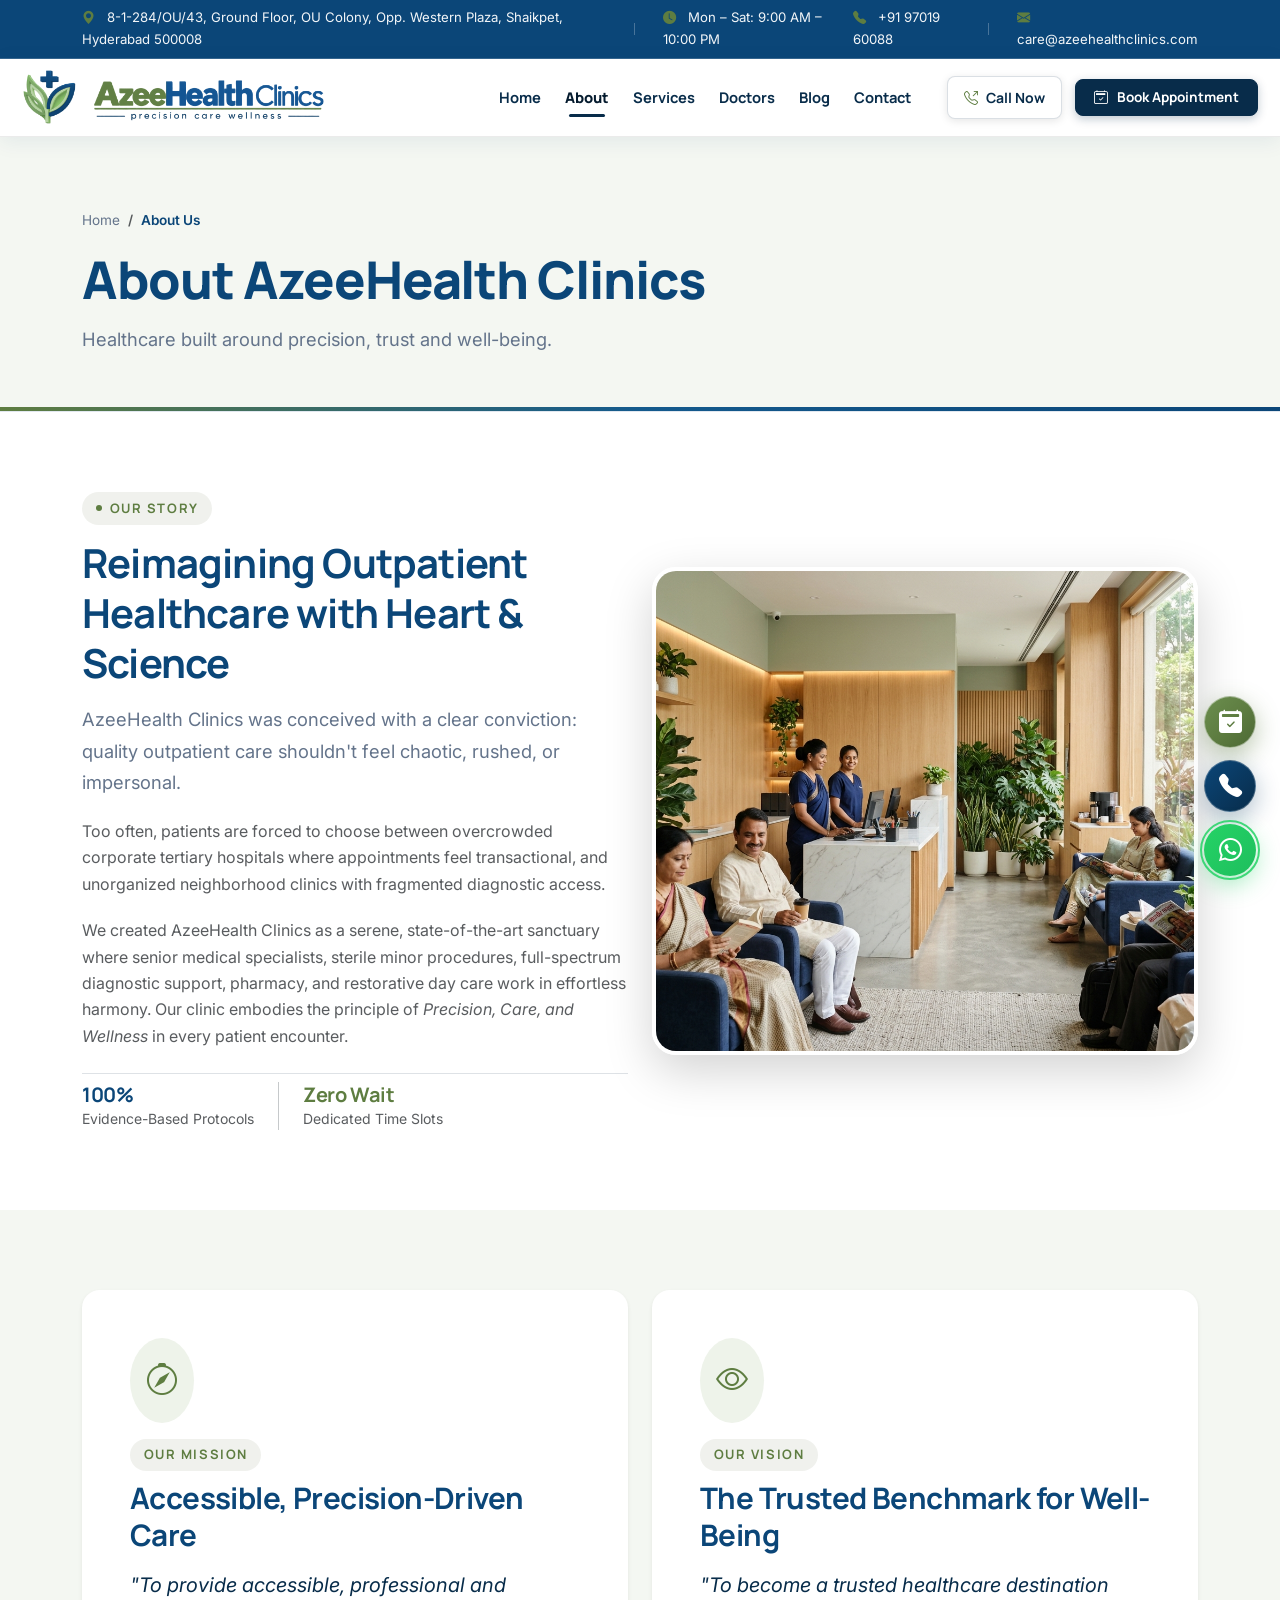
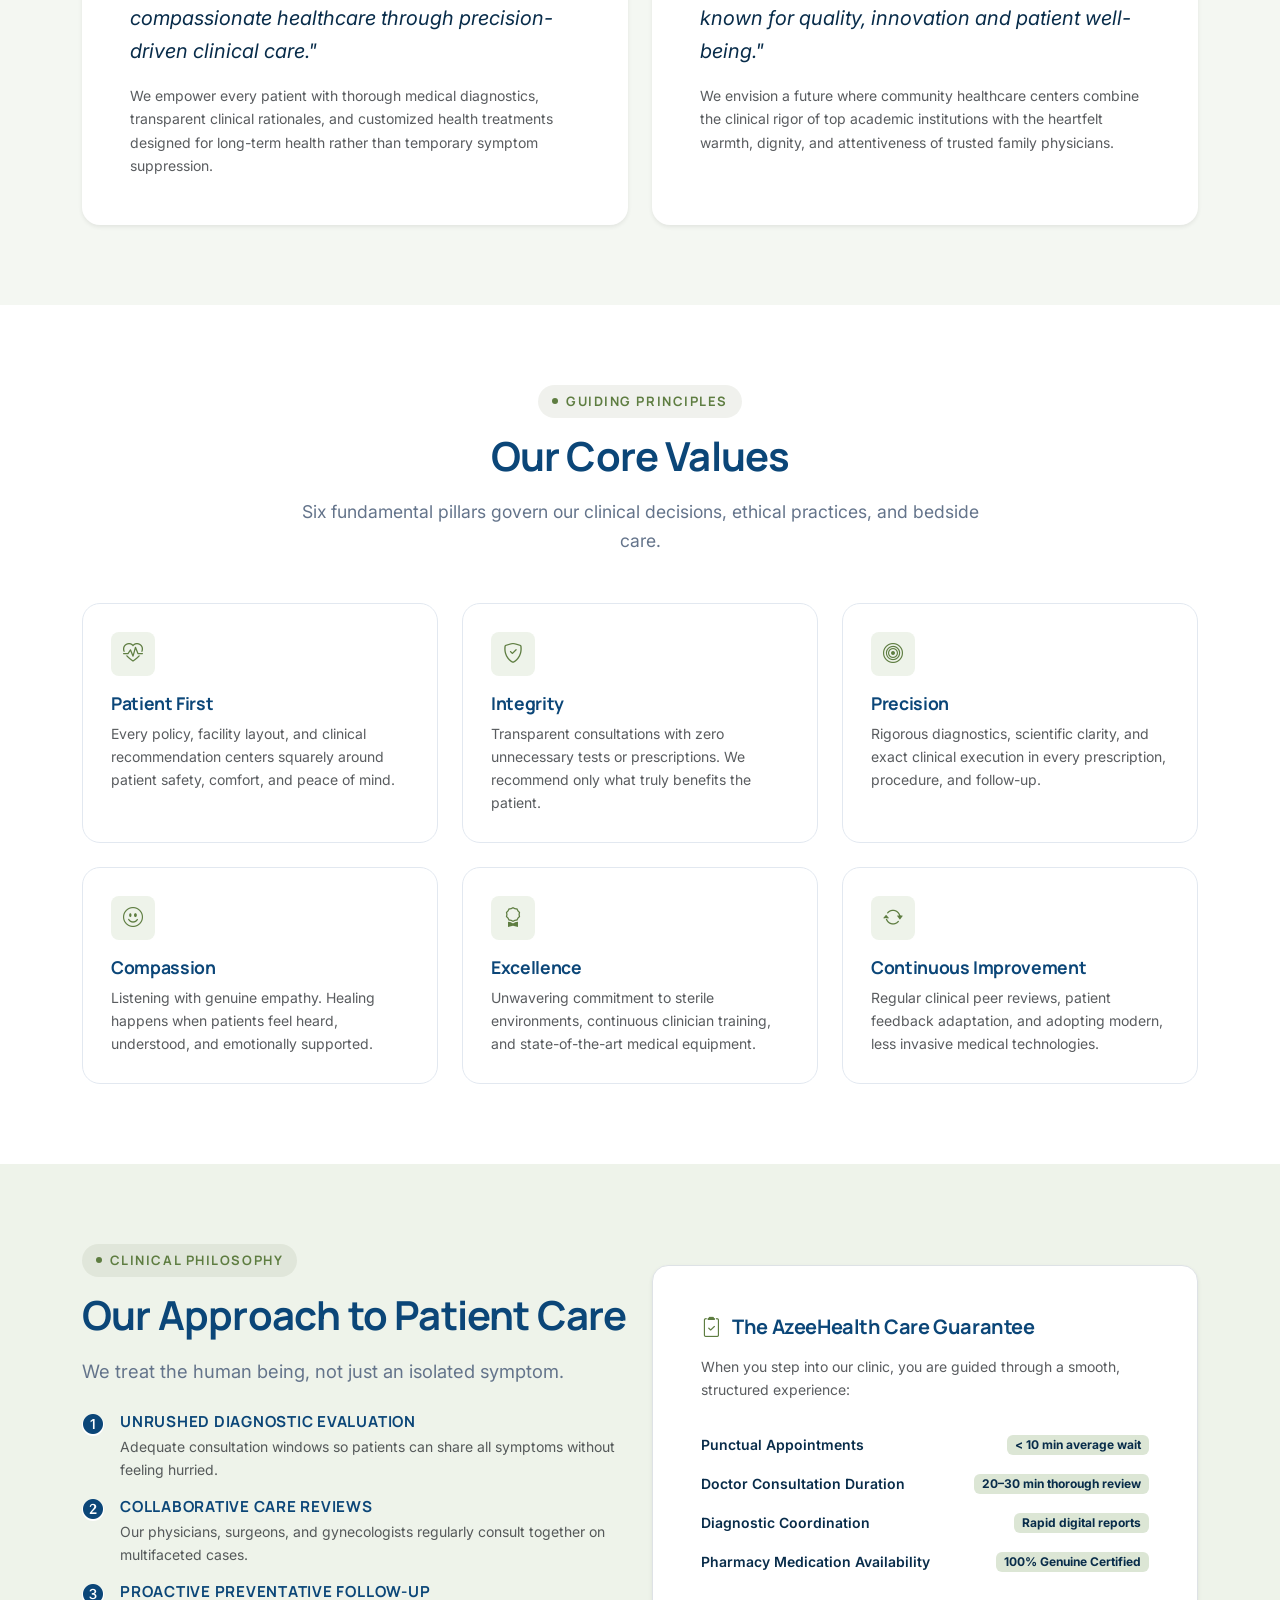
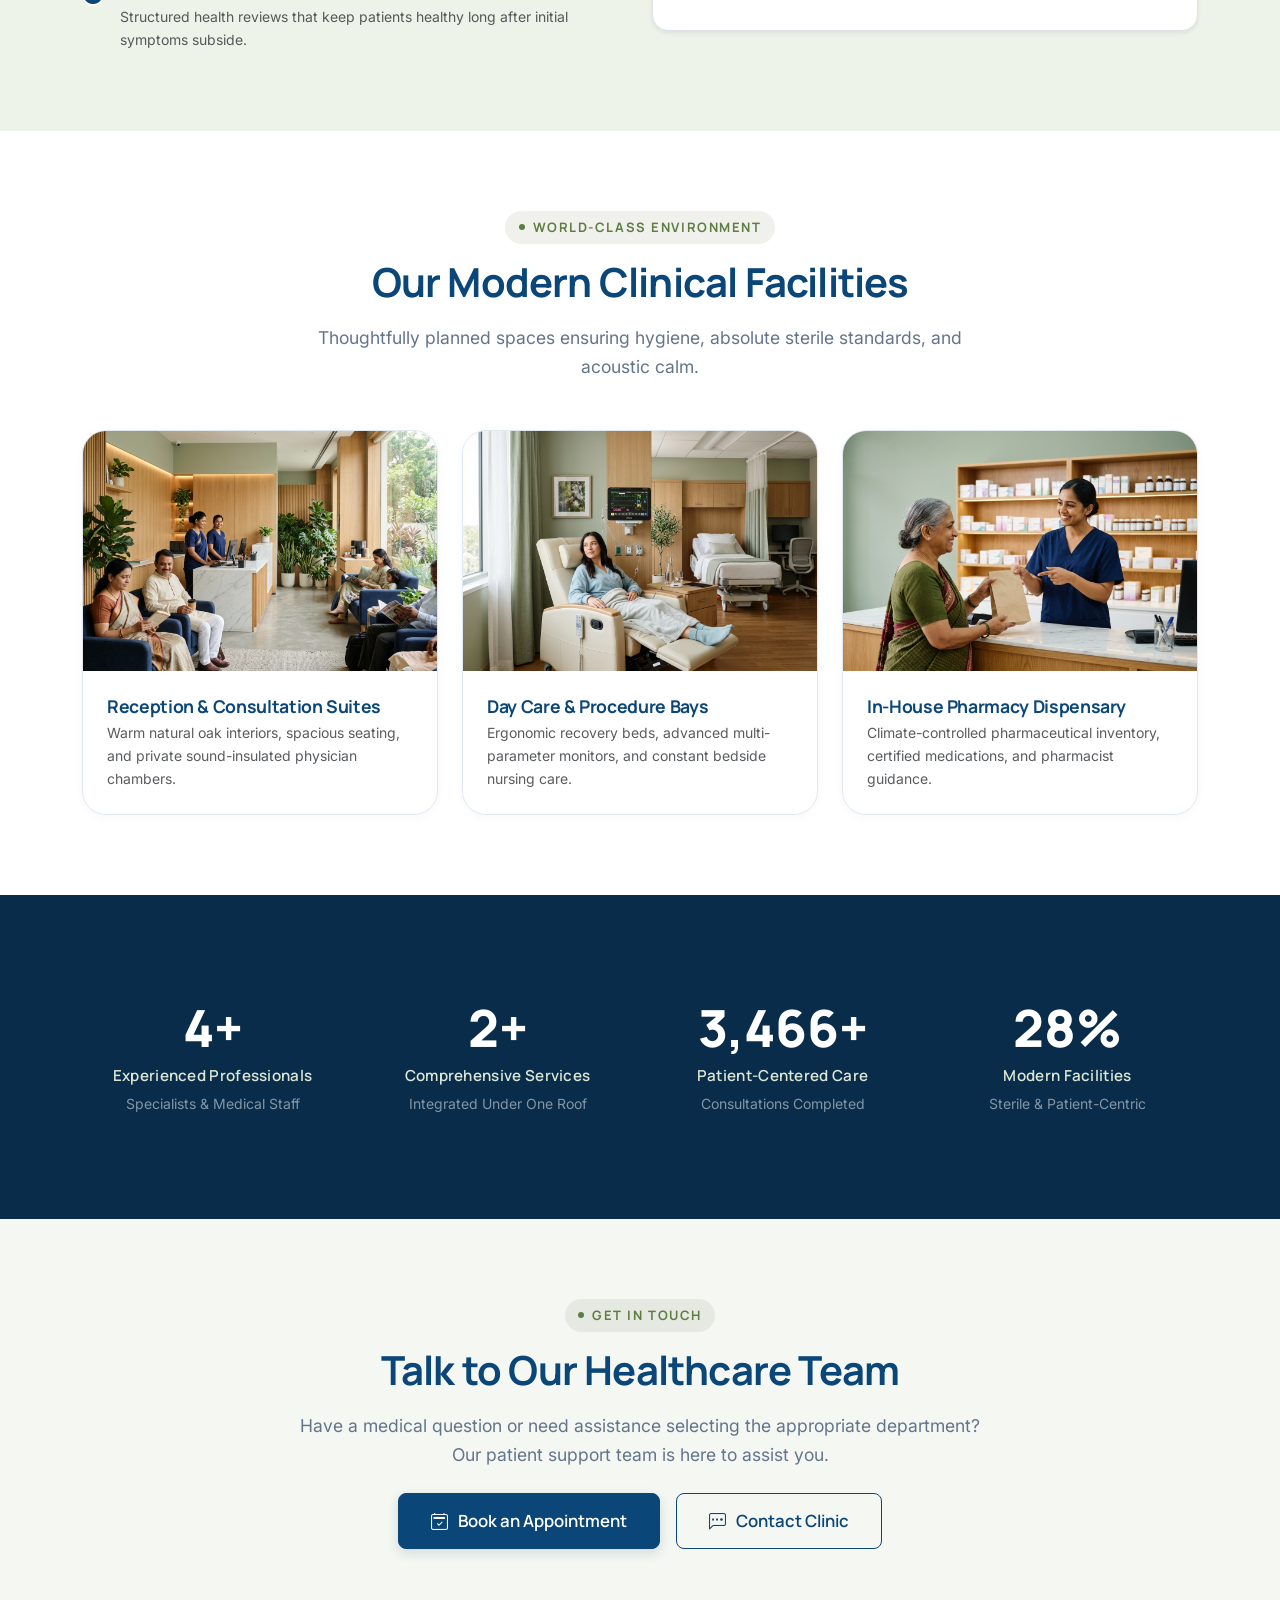
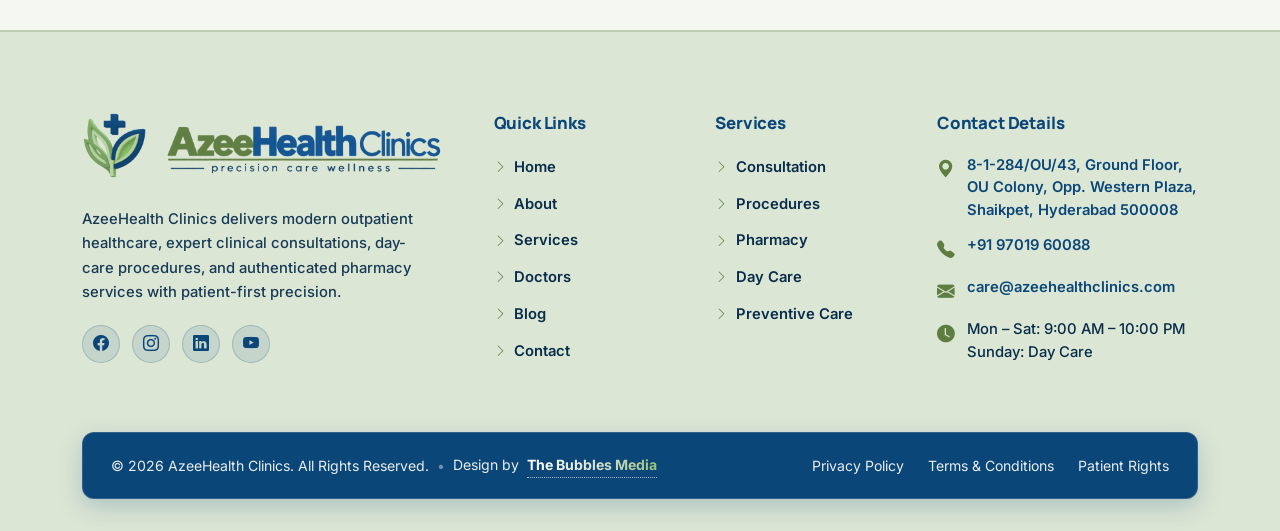
<file: about.html>
<!DOCTYPE html>
<html lang="en">

<head>
  <meta charset="UTF-8">
  <meta name="viewport" content="width=device-width, initial-scale=1.0">
  <meta http-equiv="X-UA-Compatible" content="ie=edge">

  <title>About Us | AzeeHealth Clinics - Precision, Care &amp; Wellness</title>
  <meta name="title" content="About Us | AzeeHealth Clinics - Precision, Care &amp; Wellness">
  <meta name="description"
    content="Learn about AzeeHealth Clinics' mission, vision, core values, clinical team, and modern healthcare facilities designed around patient well-being.">
  <meta name="keywords"
    content="About AzeeHealth Clinics, healthcare mission, clinical values, medical facilities, Hyderabad clinic">
  <link rel="canonical" href="https://www.azeehealthclinics.com/about.html">

  <!-- Open Graph -->
  <meta property="og:type" content="website">
  <meta property="og:url" content="https://www.azeehealthclinics.com/about.html">
  <meta property="og:title" content="About Us | AzeeHealth Clinics">
  <meta property="og:description"
    content="Healthcare built around precision, trust and well-being. Discover our journey, medical standards, and facilities.">
  <meta property="og:image" content="images/about.jpg">
  <meta property="og:site_name" content="AzeeHealth Clinics">

  <link rel="icon" type="image/png" href="images/fevicon.png">
  <link rel="apple-touch-icon" href="images/fevicon.png">

  <!-- Fonts -->
  <link rel="preconnect" href="https://fonts.googleapis.com">
  <link rel="preconnect" href="https://fonts.gstatic.com" crossorigin>
  <link
    href="https://fonts.googleapis.com/css2?family=Inter:wght@300;400;500;600;700&family=Manrope:wght@500;600;700;800&display=swap"
    rel="stylesheet">

  <!-- Bootstrap 5.3.3 & Icons -->
  <link href="https://cdn.jsdelivr.net/npm/bootstrap@5.3.3/dist/css/bootstrap.min.css" rel="stylesheet"
    integrity="sha384-QWTKZyjpPEjISv5WaRU9OFeRpok6YctnYmDr5pNlyT2bRjXh0JMhjY6hW+ALEwIH" crossorigin="anonymous">
  <link rel="stylesheet" href="https://cdn.jsdelivr.net/npm/bootstrap-icons@1.11.3/font/bootstrap-icons.min.css">
  <link rel="stylesheet" href="css/style.css?v=3.5">
</head>

<body>

  <!-- ========================================================================
       TOP UTILITY BAR
       ======================================================================== -->
  <div class="top-bar d-none d-md-block">
    <div class="container d-flex justify-content-between align-items-center">
      <div class="d-flex align-items-center gap-3">
        <span><i class="bi bi-geo-alt-fill text-sage me-2"></i> 8-1-284/OU/43, Ground Floor, OU Colony, Opp. Western Plaza, Shaikpet, Hyderabad 500008</span>
        <span class="top-bar-divider"></span>
        <span><i class="bi bi-clock-fill text-sage me-2"></i> Mon – Sat: 9:00 AM – 10:00 PM</span>
      </div>
      <div class="d-flex align-items-center gap-3">
        <a href="tel:+919701960088"><i class="bi bi-telephone-fill text-sage me-2"></i> +91 97019 60088</a>
        <span class="top-bar-divider"></span>
        <a href="mailto:care@azeehealthclinics.com"><i class="bi bi-envelope-fill text-sage me-2"></i>
          care@azeehealthclinics.com</a>
      </div>
    </div>
  </div>

  <!-- ========================================================================
       GLOBAL HEADER & STICKY NAVBAR
       ======================================================================== -->
  <header class="site-header sticky-top">
    <nav class="navbar navbar-expand-lg navbar-custom" id="mainNavbar" aria-label="Main Navigation">
      <div class="container">
        <!-- Brand Wordmark / Official Logo -->
        <a class="navbar-brand brand-wrapper" href="index.html" aria-label="AzeeHealth Clinics Home">
          <img src="images/logo.png" alt="AzeeHealth Clinics - Precision | Care | Wellness" class="navbar-logo-img"
            width="270" height="50">
        </a>

        <!-- Mobile Right Controls: Call Button & Toggler -->
        <div class="navbar-mobile-actions d-flex align-items-center gap-2 d-lg-none ms-auto">
          <a href="tel:+919701960088" class="btn-nav-call-mobile" aria-label="Call clinic now">
            <i class="bi bi-telephone-fill"></i>
            <span>Call</span>
          </a>
          <button class="navbar-toggler" type="button" data-bs-toggle="collapse" data-bs-target="#navbarMainMenu"
            aria-controls="navbarMainMenu" aria-expanded="false" aria-label="Toggle navigation">
            <i class="bi bi-list fs-2 text-white"></i>
          </button>
        </div>

        <!-- Navbar Links & Right CTA Actions -->
        <div class="collapse navbar-collapse" id="navbarMainMenu">
          <ul class="navbar-nav ms-auto mb-2 mb-lg-0 align-items-lg-center">
            <li class="nav-item">
              <a class="nav-link" href="index.html">Home</a>
            </li>
            <li class="nav-item">
              <a class="nav-link active" href="about.html">About</a>
            </li>
            <li class="nav-item">
              <a class="nav-link" href="services.html">Services</a>
            </li>
            <li class="nav-item">
              <a class="nav-link" href="doctors.html">Doctors</a>
            </li>
            <li class="nav-item">
              <a class="nav-link" href="blog.html">Blog</a>
            </li>
            <li class="nav-item">
              <a class="nav-link" href="contact.html">Contact</a>
            </li>
          </ul>

          <div class="nav-actions ms-lg-4">
            <a href="tel:+919701960088" class="btn-nav-call" aria-label="Call clinic now">
              <i class="bi bi-telephone-outbound text-sage"></i>
              <span>Call Now</span>
            </a>
            <a href="https://cloud.pappyjoe.com/widget/index/VjcMNQdjBThQNg1oVmANZA%3D%3D" target="_blank"
              rel="noopener noreferrer" class="btn btn-primary-navy btn-sm">
              <i class="bi bi-calendar2-check"></i>
              <span>Book Appointment</span>
            </a>
          </div>
        </div>
      </div>
    </nav>
  </header>

  <!-- ========================================================================
       PAGE HERO
       ======================================================================== -->
  <section class="page-hero">
    <div class="container">
      <nav aria-label="breadcrumb" class="breadcrumb-custom">
        <ol class="breadcrumb mb-2">
          <li class="breadcrumb-item"><a href="index.html">Home</a></li>
          <li class="breadcrumb-item active" aria-current="page">About Us</li>
        </ol>
      </nav>
      <div class="row align-items-center">
        <div class="col-lg-8">
          <h1 class="page-hero-title">About AzeeHealth Clinics</h1>
          <p class="page-hero-subtitle">
            Healthcare built around precision, trust and well-being.
          </p>
        </div>
      </div>
    </div>
  </section>

  <!-- ========================================================================
       MAIN ABOUT CONTENT
       ======================================================================== -->
  <main id="mainContent">

    <!-- 1. OUR STORY -->
    <section class="section-padding bg-white" id="ourStorySection">
      <div class="container">
        <div class="row align-items-center gy-5">
          <div class="col-lg-6 reveal-fade-up">
            <div class="section-eyebrow">
              <span class="section-eyebrow-dot"></span>
              OUR STORY
            </div>
            <h2 class="section-title">Reimagining Outpatient Healthcare with Heart &amp; Science</h2>
            <p class="lead">
              AzeeHealth Clinics was conceived with a clear conviction: quality outpatient care shouldn't feel chaotic,
              rushed, or impersonal.
            </p>
            <p class="text-muted">
              Too often, patients are forced to choose between overcrowded corporate tertiary hospitals where
              appointments feel transactional, and unorganized neighborhood clinics with fragmented diagnostic access.
            </p>
            <p class="text-muted">
              We created AzeeHealth Clinics as a serene, state-of-the-art sanctuary where senior medical specialists,
              sterile minor procedures, full-spectrum diagnostic support, pharmacy, and restorative day care work in
              effortless harmony. Our clinic embodies the principle of <em>Precision, Care, and Wellness</em> in every
              patient encounter.
            </p>
            <div class="d-flex align-items-center gap-4 mt-4 pt-2 border-top">
              <div>
                <div class="h4 text-navy fw-bold mb-0">100%</div>
                <div class="small text-muted">Evidence-Based Protocols</div>
              </div>
              <div class="vr"></div>
              <div>
                <div class="h4 text-sage fw-bold mb-0">Zero Wait</div>
                <div class="small text-muted">Dedicated Time Slots</div>
              </div>
            </div>
          </div>

          <div class="col-lg-6 reveal-fade-up delay-200">
            <div class="hero-image-frame shadow-lg">
              <img src="images/about.jpg" alt="AzeeHealth medical clinic interior and consultation lounge" width="600"
                height="460" loading="lazy">
            </div>
          </div>
        </div>
      </div>
    </section>

    <!-- 2 & 3. MISSION & VISION -->
    <section class="section-padding bg-warm-white" id="missionVisionSection">
      <div class="container">
        <div class="row g-4">
          <!-- Mission Box -->
          <div class="col-md-6 reveal-fade-up delay-100">
            <div class="custom-card bg-white h-100 border-0 shadow-sm p-4 p-lg-5">
              <div class="d-inline-flex p-3 rounded-circle bg-sage-subtle text-sage fs-2 mb-3 align-self-start">
                <i class="bi bi-compass"></i>
              </div>
              <div class="section-eyebrow align-self-start mb-2">OUR MISSION</div>
              <h3 class="h3 fw-bold text-navy mb-3">Accessible, Precision-Driven Care</h3>
              <p class="fs-5 text-dark-navy fst-italic mb-3">
                "To provide accessible, professional and compassionate healthcare through precision-driven clinical
                care."
              </p>
              <p class="text-muted small mb-0">
                We empower every patient with thorough medical diagnostics, transparent clinical rationales, and
                customized health treatments designed for long-term health rather than temporary symptom suppression.
              </p>
            </div>
          </div>

          <!-- Vision Box -->
          <div class="col-md-6 reveal-fade-up delay-200">
            <div class="custom-card bg-white h-100 border-0 shadow-sm p-4 p-lg-5">
              <div class="d-inline-flex p-3 rounded-circle bg-sage-subtle text-sage fs-2 mb-3 align-self-start">
                <i class="bi bi-eye"></i>
              </div>
              <div class="section-eyebrow align-self-start mb-2">OUR VISION</div>
              <h3 class="h3 fw-bold text-navy mb-3">The Trusted Benchmark for Well-Being</h3>
              <p class="fs-5 text-dark-navy fst-italic mb-3">
                "To become a trusted healthcare destination known for quality, innovation and patient well-being."
              </p>
              <p class="text-muted small mb-0">
                We envision a future where community healthcare centers combine the clinical rigor of top academic
                institutions with the heartfelt warmth, dignity, and attentiveness of trusted family physicians.
              </p>
            </div>
          </div>
        </div>
      </div>
    </section>

    <!-- 4. CORE VALUES -->
    <section class="section-padding bg-white" id="coreValuesSection">
      <div class="container">
        <div class="text-center mb-5 reveal-fade-up">
          <div class="section-eyebrow">
            <span class="section-eyebrow-dot"></span>
            GUIDING PRINCIPLES
          </div>
          <h2 class="section-title">Our Core Values</h2>
          <p class="section-subtitle">
            Six fundamental pillars govern our clinical decisions, ethical practices, and bedside care.
          </p>
        </div>

        <div class="row g-4">
          <!-- 1: Patient First -->
          <div class="col-md-6 col-lg-4 reveal-fade-up delay-100">
            <div class="value-card">
              <div class="value-card-icon"><i class="bi bi-heart-pulse"></i></div>
              <h3 class="h5 fw-bold text-navy mb-2">Patient First</h3>
              <p class="text-muted small mb-0">
                Every policy, facility layout, and clinical recommendation centers squarely around patient safety,
                comfort, and peace of mind.
              </p>
            </div>
          </div>

          <!-- 2: Integrity -->
          <div class="col-md-6 col-lg-4 reveal-fade-up delay-200">
            <div class="value-card">
              <div class="value-card-icon"><i class="bi bi-shield-check"></i></div>
              <h3 class="h5 fw-bold text-navy mb-2">Integrity</h3>
              <p class="text-muted small mb-0">
                Transparent consultations with zero unnecessary tests or prescriptions. We recommend only what truly
                benefits the patient.
              </p>
            </div>
          </div>

          <!-- 3: Precision -->
          <div class="col-md-6 col-lg-4 reveal-fade-up delay-300">
            <div class="value-card">
              <div class="value-card-icon"><i class="bi bi-bullseye"></i></div>
              <h3 class="h5 fw-bold text-navy mb-2">Precision</h3>
              <p class="text-muted small mb-0">
                Rigorous diagnostics, scientific clarity, and exact clinical execution in every prescription, procedure,
                and follow-up.
              </p>
            </div>
          </div>

          <!-- 4: Compassion -->
          <div class="col-md-6 col-lg-4 reveal-fade-up delay-100">
            <div class="value-card">
              <div class="value-card-icon"><i class="bi bi-emoji-smile"></i></div>
              <h3 class="h5 fw-bold text-navy mb-2">Compassion</h3>
              <p class="text-muted small mb-0">
                Listening with genuine empathy. Healing happens when patients feel heard, understood, and emotionally
                supported.
              </p>
            </div>
          </div>

          <!-- 5: Excellence -->
          <div class="col-md-6 col-lg-4 reveal-fade-up delay-200">
            <div class="value-card">
              <div class="value-card-icon"><i class="bi bi-award"></i></div>
              <h3 class="h5 fw-bold text-navy mb-2">Excellence</h3>
              <p class="text-muted small mb-0">
                Unwavering commitment to sterile environments, continuous clinician training, and state-of-the-art
                medical equipment.
              </p>
            </div>
          </div>

          <!-- 6: Continuous Improvement -->
          <div class="col-md-6 col-lg-4 reveal-fade-up delay-300">
            <div class="value-card">
              <div class="value-card-icon"><i class="bi bi-arrow-repeat"></i></div>
              <h3 class="h5 fw-bold text-navy mb-2">Continuous Improvement</h3>
              <p class="text-muted small mb-0">
                Regular clinical peer reviews, patient feedback adaptation, and adopting modern, less invasive medical
                technologies.
              </p>
            </div>
          </div>
        </div>
      </div>
    </section>

    <!-- 5. OUR APPROACH TO PATIENT CARE -->
    <section class="section-padding bg-sage-subtle" id="careApproachSection">
      <div class="container">
        <div class="row align-items-center gy-5">
          <div class="col-lg-6 reveal-fade-up">
            <div class="section-eyebrow">
              <span class="section-eyebrow-dot"></span>
              CLINICAL PHILOSOPHY
            </div>
            <h2 class="section-title">Our Approach to Patient Care</h2>
            <p class="lead">
              We treat the human being, not just an isolated symptom.
            </p>

            <div class="d-flex flex-column gap-3 mt-4">
              <div class="d-flex align-items-start gap-3">
                <div class="feature-check-icon fs-5 p-2 bg-white text-navy"><i class="bi bi-1-circle-fill"></i></div>
                <div>
                  <h3 class="h6 fw-bold text-navy mb-1">Unrushed Diagnostic Evaluation</h3>
                  <p class="text-muted small mb-0">Adequate consultation windows so patients can share all symptoms
                    without feeling hurried.</p>
                </div>
              </div>

              <div class="d-flex align-items-start gap-3">
                <div class="feature-check-icon fs-5 p-2 bg-white text-navy"><i class="bi bi-2-circle-fill"></i></div>
                <div>
                  <h3 class="h6 fw-bold text-navy mb-1">Collaborative Care Reviews</h3>
                  <p class="text-muted small mb-0">Our physicians, surgeons, and gynecologists regularly consult
                    together on multifaceted cases.</p>
                </div>
              </div>

              <div class="d-flex align-items-start gap-3">
                <div class="feature-check-icon fs-5 p-2 bg-white text-navy"><i class="bi bi-3-circle-fill"></i></div>
                <div>
                  <h3 class="h6 fw-bold text-navy mb-1">Proactive Preventative Follow-Up</h3>
                  <p class="text-muted small mb-0">Structured health reviews that keep patients healthy long after initial
                    symptoms subside.</p>
                </div>
              </div>
            </div>
          </div>

          <div class="col-lg-6 reveal-fade-up delay-200">
            <div class="p-4 p-md-5 bg-white rounded-4 border shadow-sm">
              <h3 class="h4 fw-bold text-navy mb-3"><i class="bi bi-clipboard2-check text-sage me-2"></i> The AzeeHealth
                Care Guarantee</h3>
              <p class="text-muted small mb-4">
                When you step into our clinic, you are guided through a smooth, structured experience:
              </p>
              <div class="list-group list-group-flush border-0">
                <div class="list-group-item px-0 py-2 border-0 d-flex justify-content-between align-items-center">
                  <span class="small fw-semibold text-dark-navy">Punctual Appointments</span>
                  <span class="badge bg-light-sage text-dark-navy">&lt; 10 min average wait</span>
                </div>
                <div class="list-group-item px-0 py-2 border-0 d-flex justify-content-between align-items-center">
                  <span class="small fw-semibold text-dark-navy">Doctor Consultation Duration</span>
                  <span class="badge bg-light-sage text-dark-navy">20–30 min thorough review</span>
                </div>
                <div class="list-group-item px-0 py-2 border-0 d-flex justify-content-between align-items-center">
                  <span class="small fw-semibold text-dark-navy">Diagnostic Coordination</span>
                  <span class="badge bg-light-sage text-dark-navy">Rapid digital reports</span>
                </div>
                <div class="list-group-item px-0 py-2 border-0 d-flex justify-content-between align-items-center">
                  <span class="small fw-semibold text-dark-navy">Pharmacy Medication Availability</span>
                  <span class="badge bg-light-sage text-dark-navy">100% Genuine Certified</span>
                </div>
              </div>
            </div>
          </div>
        </div>
      </div>
    </section>

    <!-- 6. OUR FACILITIES (IMAGE GALLERY SECTION) -->
    <section class="section-padding bg-white" id="facilitiesSection">
      <div class="container">
        <div class="text-center mb-5 reveal-fade-up">
          <div class="section-eyebrow">
            <span class="section-eyebrow-dot"></span>
            WORLD-CLASS ENVIRONMENT
          </div>
          <h2 class="section-title">Our Modern Clinical Facilities</h2>
          <p class="section-subtitle">
            Thoughtfully planned spaces ensuring hygiene, absolute sterile standards, and acoustic calm.
          </p>
        </div>

        <div class="row g-4">
          <!-- Facility 1: Reception & Lounge -->
          <div class="col-md-4 reveal-fade-up delay-100">
            <div class="facility-card">
              <img src="images/clinic/facility-reception.jpg" alt="AzeeHealth Reception and Patient Waiting Lounge"
                loading="lazy">
              <div class="facility-card-body">
                <h3 class="h5 fw-bold text-navy mb-1">Reception &amp; Consultation Suites</h3>
                <p class="text-muted small mb-0">Warm natural oak interiors, spacious seating, and private
                  sound-insulated physician chambers.</p>
              </div>
            </div>
          </div>

          <!-- Facility 2: Day Care Suite -->
          <div class="col-md-4 reveal-fade-up delay-200">
            <div class="facility-card">
              <img src="images/clinic/daycare-suite.jpg" alt="AzeeHealth Day Care Patient Observation Bay"
                loading="lazy">
              <div class="facility-card-body">
                <h3 class="h5 fw-bold text-navy mb-1">Day Care &amp; Procedure Bays</h3>
                <p class="text-muted small mb-0">Ergonomic recovery beds, advanced multi-parameter monitors, and
                  constant bedside nursing care.</p>
              </div>
            </div>
          </div>

          <!-- Facility 3: Pharmacy -->
          <div class="col-md-4 reveal-fade-up delay-300">
            <div class="facility-card">
              <img src="images/clinic/pharmacy-suite.jpg" alt="AzeeHealth Boutique Pharmacy and Dispensary"
                loading="lazy">
              <div class="facility-card-body">
                <h3 class="h5 fw-bold text-navy mb-1">In-House Pharmacy Dispensary</h3>
                <p class="text-muted small mb-0">Climate-controlled pharmaceutical inventory, certified medications, and
                  pharmacist guidance.</p>
              </div>
            </div>
          </div>
        </div>
      </div>
    </section>

    <!-- 7. STATISTICS SECTION (ANIMATED COUNTERS) -->
    <section class="section-padding bg-navy-dark text-white" id="statsSection">
      <div class="container">
        <div class="row g-4 justify-content-center">
          <!-- Stat 1 -->
          <div class="col-6 col-lg-3 reveal-fade-up delay-100">
            <div class="stat-item">
              <div class="stat-number text-white" data-target="15" data-suffix="+">0</div>
              <div class="stat-label text-light-sage">Experienced Professionals</div>
              <div class="small text-white-50 mt-1">Specialists &amp; Medical Staff</div>
            </div>
          </div>

          <!-- Stat 2 -->
          <div class="col-6 col-lg-3 reveal-fade-up delay-200">
            <div class="stat-item">
              <div class="stat-number text-white" data-target="8" data-suffix="+">0</div>
              <div class="stat-label text-light-sage">Comprehensive Services</div>
              <div class="small text-white-50 mt-1">Integrated Under One Roof</div>
            </div>
          </div>

          <!-- Stat 3 -->
          <div class="col-6 col-lg-3 reveal-fade-up delay-300">
            <div class="stat-item">
              <div class="stat-number text-white" data-target="12000" data-suffix="+" data-prefix="">0</div>
              <div class="stat-label text-light-sage">Patient-Centered Care</div>
              <div class="small text-white-50 mt-1">Consultations Completed</div>
            </div>
          </div>

          <!-- Stat 4 -->
          <div class="col-6 col-lg-3 reveal-fade-up delay-400">
            <div class="stat-item">
              <div class="stat-number text-white" data-target="100" data-suffix="%">0</div>
              <div class="stat-label text-light-sage">Modern Facilities</div>
              <div class="small text-white-50 mt-1">Sterile &amp; Patient-Centric</div>
            </div>
          </div>
        </div>
      </div>
    </section>

    <!-- 8. CTA SECTION -->
    <section class="section-padding bg-warm-white text-center" id="aboutCtaSection">
      <div class="container reveal-fade-up">
        <div class="section-eyebrow">
          <span class="section-eyebrow-dot"></span>
          GET IN TOUCH
        </div>
        <h2 class="section-title mb-3">Talk to Our Healthcare Team</h2>
        <p class="section-subtitle mb-4">
          Have a medical question or need assistance selecting the appropriate department? Our patient support team is
          here to assist you.
        </p>
        <div class="d-flex flex-wrap justify-content-center gap-3">
          <a href="https://cloud.pappyjoe.com/widget/index/VjcMNQdjBThQNg1oVmANZA%3D%3D" target="_blank"
            rel="noopener noreferrer" class="btn btn-primary-navy btn-lg">
            <i class="bi bi-calendar2-check"></i>
            Book an Appointment
          </a>
          <a href="contact.html" class="btn btn-outline-navy btn-lg">
            <i class="bi bi-chat-left-dots"></i>
            Contact Clinic
          </a>
        </div>
      </div>
    </section>

  </main>

  <!-- ========================================================================
       GLOBAL FOOTER
       ======================================================================== -->
  <footer class="site-footer" id="siteFooter">
    <div class="container">
      <div class="row g-4 justify-content-between">
        <div class="col-lg-4">
          <a class="footer-brand d-inline-block text-decoration-none" href="index.html"
            aria-label="AzeeHealth Clinics Home">
            <div class="footer-logo-bg">
              <img src="images/logo.png" alt="AzeeHealth Clinics - Precision | Care | Wellness"
                class="footer-logo-img" width="234" height="78">
            </div>
          </a>
          <p class="text-white-50 pe-lg-4 mb-3">
            AzeeHealth Clinics delivers modern outpatient healthcare, expert clinical consultations, day-care
            procedures, and authenticated pharmacy services with patient-first precision.
          </p>
          <div class="footer-social-icons">
            <a href="https://facebook.com" class="footer-social-btn" aria-label="Facebook"><i
                class="bi bi-facebook"></i></a>
            <a href="https://instagram.com" class="footer-social-btn" aria-label="Instagram"><i
                class="bi bi-instagram"></i></a>
            <a href="https://linkedin.com" class="footer-social-btn" aria-label="LinkedIn"><i
                class="bi bi-linkedin"></i></a>
            <a href="https://youtube.com" class="footer-social-btn" aria-label="YouTube"><i
                class="bi bi-youtube"></i></a>
          </div>
        </div>

        <div class="col-6 col-lg-2">
          <h3 class="footer-heading">Quick Links</h3>
          <ul class="footer-links">
            <li><a href="index.html"><i class="bi bi-chevron-right small"></i> Home</a></li>
            <li><a href="about.html"><i class="bi bi-chevron-right small"></i> About</a></li>
            <li><a href="services.html"><i class="bi bi-chevron-right small"></i> Services</a></li>
            <li><a href="doctors.html"><i class="bi bi-chevron-right small"></i> Doctors</a></li>
            <li><a href="blog.html"><i class="bi bi-chevron-right small"></i> Blog</a></li>
            <li><a href="contact.html"><i class="bi bi-chevron-right small"></i> Contact</a></li>
          </ul>
        </div>

        <div class="col-6 col-lg-2">
          <h3 class="footer-heading">Services</h3>
          <ul class="footer-links">
            <li><a href="services.html"><i class="bi bi-chevron-right small"></i> Consultation</a></li>
            <li><a href="services.html"><i class="bi bi-chevron-right small"></i> Procedures</a></li>
            <li><a href="services.html"><i class="bi bi-chevron-right small"></i> Pharmacy</a></li>
            <li><a href="services.html"><i class="bi bi-chevron-right small"></i> Day Care</a></li>
            <li><a href="services.html"><i class="bi bi-chevron-right small"></i> Preventive Care</a></li>
          </ul>
        </div>

        <div class="col-lg-3">
          <h3 class="footer-heading">Contact Details</h3>
          <div class="footer-contact-item">
            <i class="bi bi-geo-alt-fill"></i>
            <span><a href="https://www.google.com/maps/search/?api=1&query=8-1-284%2FOU%2F43%2C+OU+Colony%2C+Opp.+Western+Plaza%2C+Shaikpet%2C+Hyderabad+500008" target="_blank" rel="noopener noreferrer">8-1-284/OU/43, Ground Floor, OU Colony, Opp. Western Plaza, Shaikpet, Hyderabad 500008</a></span>
          </div>
          <div class="footer-contact-item">
            <i class="bi bi-telephone-fill"></i>
            <span><a href="tel:+919701960088" class="text-white">+91 97019 60088</a></span>
          </div>
          <div class="footer-contact-item">
            <i class="bi bi-envelope-fill"></i>
            <span><a href="mailto:care@azeehealthclinics.com" class="text-white">care@azeehealthclinics.com</a></span>
          </div>
          <div class="footer-contact-item">
            <i class="bi bi-clock-fill"></i>
            <span>Mon – Sat: 9:00 AM – 10:00 PM<br>Sunday: Day Care</span>
          </div>
        </div>
      </div>

      <!-- Footer Bottom / Copyright Section -->
      <div class="footer-bottom d-flex flex-column flex-md-row justify-content-between align-items-center gap-3">
        <div class="footer-copyright-text d-flex flex-wrap align-items-center gap-2">
          <span>&copy; <span id="current-year">2026</span> AzeeHealth Clinics. All Rights Reserved.</span>
          <span class="footer-copy-separator d-none d-sm-inline">&bull;</span>
          <span class="footer-designer-credit">
            Design by <a href="https://thebubblesmedia.com/" target="_blank" rel="noopener noreferrer"
              class="bubbles-media-link" aria-label="Design by The Bubbles Media">
              <span class="bubbles-media-text">The Bubbles Media</span>
              <span class="bubbles-animation-wrap" aria-hidden="true">
                <span class="bubble b1"></span>
                <span class="bubble b2"></span>
                <span class="bubble b3"></span>
                <span class="bubble b4"></span>
                <span class="bubble b5"></span>
                <span class="bubble b6"></span>
                <span class="bubble b7"></span>
                <span class="bubble b8"></span>
              </span>
            </a>
          </span>
        </div>
        <div class="d-flex gap-4 footer-legal-links">
          <a href="contact.html">Privacy Policy</a>
          <a href="contact.html">Terms &amp; Conditions</a>
          <a href="contact.html">Patient Rights</a>
        </div>
      </div>
    </div>
  </footer>

  <!-- ========================================================================
       BOOK APPOINTMENT MODAL (GLOBAL)
       ======================================================================== -->
  <div class="modal fade" id="appointmentModal" tabindex="-1" aria-labelledby="appointmentModalTitle"
    aria-hidden="true">
    <div class="modal-dialog modal-dialog-centered modal-lg">
      <div class="modal-content">
        <div class="modal-header">
          <div>
            <h2 class="modal-title h5 mb-1" id="appointmentModalTitle">Schedule an Appointment</h2>
            <div class="small text-muted">AzeeHealth Clinics &bull; Precision &bull; Care &bull; Wellness</div>
          </div>
          <button type="button" class="btn-close" data-bs-dismiss="modal" aria-label="Close"></button>
        </div>
        <div class="modal-body">
          <!-- Online Booking Widget Link Banner -->
          <div class="p-3 mb-3 rounded-3 border d-flex align-items-center justify-content-between flex-wrap gap-2"
            style="background: #F0F6FA; border-color: #C6DDEE !important;">
            <div class="d-flex align-items-center gap-2">
              <i class="bi bi-calendar2-check-fill text-primary-navy fs-5"></i>
              <div>
                <strong class="text-navy d-block" style="font-size: 0.95rem;">Instant Online Slot Booking</strong>
                <span class="text-muted small">Choose your doctor &amp; time slot directly via our live booking portal</span>
              </div>
            </div>
            <a href="https://cloud.pappyjoe.com/widget/index/VjcMNQdjBThQNg1oVmANZA%3D%3D" target="_blank"
              rel="noopener noreferrer" class="btn btn-primary-navy btn-sm">
              Open Online Booking <i class="bi bi-box-arrow-up-right ms-1"></i>
            </a>
          </div>

          <div class="alert alert-success d-none" id="modalSuccessAlert" role="alert" tabindex="-1">
            <div class="d-flex align-items-center">
              <i class="bi bi-check-circle-fill fs-4 me-2"></i>
              <div>
                <strong>Appointment Request Received!</strong><br>
                Thank you. Your appointment request has been received. Our clinical coordinator will call you within 15
                minutes to confirm your preferred schedule.
              </div>
            </div>
          </div>
          <div class="alert alert-danger d-none" id="modalErrorAlert" role="alert">
            <i class="bi bi-exclamation-triangle-fill me-2"></i>
            Please fill in all mandatory fields with valid details.
          </div>

          <form id="modalAppointmentForm" novalidate>
            <div class="row g-3">
              <div class="col-md-6">
                <label for="modalPatientName" class="form-label">Full Name <span class="text-danger">*</span></label>
                <input type="text" class="form-control" id="modalPatientName" placeholder="e.g. Anand Sharma" required
                  autocomplete="name">
                <div class="invalid-feedback">Please provide patient's full name.</div>
              </div>

              <div class="col-md-6">
                <label for="modalPatientPhone" class="form-label">Phone Number <span
                    class="text-danger">*</span></label>
                <input type="tel" class="form-control" id="modalPatientPhone" placeholder="+91 98490 12345" required
                  autocomplete="tel">
                <div class="invalid-feedback">Please enter a valid phone number.</div>
              </div>

              <div class="col-md-6">
                <label for="modalPatientEmail" class="form-label">Email Address <span
                    class="text-danger">*</span></label>
                <input type="email" class="form-control" id="modalPatientEmail" placeholder="patient@example.com"
                  required autocomplete="email">
                <div class="invalid-feedback">Please provide a valid email address.</div>
              </div>

              <div class="col-md-6">
                <label for="modalAppointmentDept" class="form-label">Department / Service <span
                    class="text-danger">*</span></label>
                <select class="form-select" id="modalAppointmentDept" required>
                  <option value="" selected disabled>Select Department</option>
                  <option value="Proctology">Proctology (Piles, Fistula, Fissure, Sinus)</option>
                  <option value="General & Laparoscopic Surgery">General &amp; Laparoscopic Surgery (Hernia,
                    Gallbladder)</option>
                  <option value="Surgical Gastroenterology">Surgical Gastroenterology</option>
                  <option value="Surgical Oncology">Surgical Oncology</option>
                  <option value="Pediatric Surgery">Pediatric Surgery</option>
                  <option value="ENT (Ear, Nose & Throat)">ENT (Otitis media, Tonsillectomy)</option>
                  <option value="Urology & Kidney Care">Urology &amp; Kidney Care (Kidney Stone, Prostate Care)</option>
                  <option value="Gynaecology & Women's Health">Gynaecology &amp; Women's Health</option>
                  <option value="Orthopaedics & Joint Care">Orthopaedics &amp; Joint Care (Sports Injuries, Fractures)
                  </option>
                  <option value="Plastic & Cosmetic Surgery">Plastic &amp; Cosmetic Surgery</option>
                  <option value="Minor OT Procedures">Minor OT Procedures</option>
                  <option value="General Consultation">General Medicine &amp; Physician</option>
                  <option value="Day Care">Day Care &amp; Clinical Procedures</option>
                  <option value="Preventive Healthcare">Preventive Health Checkup</option>
                </select>
                <div class="invalid-feedback">Please choose a department.</div>
              </div>

              <div class="col-md-6">
                <label for="modalAppointmentDoctor" class="form-label">Preferred Doctor (Optional)</label>
                <select class="form-select" id="modalAppointmentDoctor">
                  <option value="Primary Doctor" selected>Primary Doctor</option>
                </select>
              </div>

              <div class="col-md-6">
                <label for="modalAppointmentDate" class="form-label">Preferred Date <span
                    class="text-danger">*</span></label>
                <input type="date" class="form-control" id="modalAppointmentDate" required>
                <div class="invalid-feedback">Please select a preferred consultation date.</div>
              </div>

              <div class="col-12">
                <label for="modalAppointmentNotes" class="form-label">Reason for Visit or Symptoms (Optional)</label>
                <textarea class="form-control" id="modalAppointmentNotes" rows="2"
                  placeholder="Briefly describe your symptoms or request..."></textarea>
              </div>
            </div>

            <div class="mt-4 d-flex justify-content-end gap-2">
              <button type="button" class="btn btn-outline-navy" data-bs-dismiss="modal">Cancel</button>
              <button type="submit" class="btn btn-primary-navy">
                <i class="bi bi-calendar-check"></i> Confirm Appointment Request
              </button>
            </div>
          </form>
        </div>
      </div>
    </div>
  </div>

  <!-- Mobile Sticky CTA & Back to Top -->
  <div class="mobile-sticky-cta" id="mobileStickyCta">
    <a href="tel:+919701960088" class="btn btn-outline-navy flex-fill btn-sm">
      <i class="bi bi-telephone-fill text-sage"></i> Call Clinic
    </a>
    <a href="https://cloud.pappyjoe.com/widget/index/VjcMNQdjBThQNg1oVmANZA%3D%3D" target="_blank"
      rel="noopener noreferrer" class="btn btn-primary-navy flex-fill btn-sm">
      <i class="bi bi-calendar2-check"></i> Book Now
    </a>
  </div>

  <!-- ========================================================================
       FLOATING QUICK ACTIONS (WHATSAPP & CALL)
       ======================================================================== -->
  <aside class="floating-contact-actions" id="floatingContactActions" aria-label="Quick contact channels">
    <a href="https://cloud.pappyjoe.com/widget/index/VjcMNQdjBThQNg1oVmANZA%3D%3D" target="_blank"
      rel="noopener noreferrer" class="floating-btn floating-book-btn" id="floatingBookBtn"
      aria-label="Book an Appointment" title="Book an Appointment">
      <i class="bi bi-calendar2-check-fill" aria-hidden="true"></i>
      <span class="floating-btn-tooltip">Book Appointment</span>
    </a>
    <a href="tel:+919701960088" class="floating-btn floating-call-btn" id="floatingCallBtn"
      aria-label="Call clinic at +91 97019 60088" title="Call +91 97019 60088">
      <i class="bi bi-telephone-fill" aria-hidden="true"></i>
      <span class="floating-btn-tooltip">Call: +91 97019 60088</span>
    </a>
    <a href="https://wa.me/919701960088?text=Hello%20Azee%20Health%20Clinics%2C%20I%20would%20like%20to%20inquire%20about%20an%20appointment"
      target="_blank" rel="noopener noreferrer" class="floating-btn floating-whatsapp-btn" id="floatingWhatsappBtn"
      aria-label="Chat with Azee Health Clinics on WhatsApp at +91 97019 60088" title="Chat on WhatsApp">
      <i class="bi bi-whatsapp" aria-hidden="true"></i>
      <span class="floating-btn-tooltip">Chat on WhatsApp</span>
      <span class="floating-pulse-ring" aria-hidden="true"></span>
    </a>
  </aside>

  <button type="button" class="back-to-top-btn" id="backToTopBtn" aria-label="Scroll back to top">
    <i class="bi bi-arrow-up"></i>
  </button>

  <script src="https://cdn.jsdelivr.net/npm/bootstrap@5.3.3/dist/js/bootstrap.bundle.min.js"
    integrity="sha384-YvpcrYf0tY3lHB60NNkmXc5s9fDVZLESaAA55NDzOxhy9GkcIdslK1eN7N6jIeHz"
    crossorigin="anonymous"></script>
  <script src="js/script.js"></script>
</body>

</html>
</file>
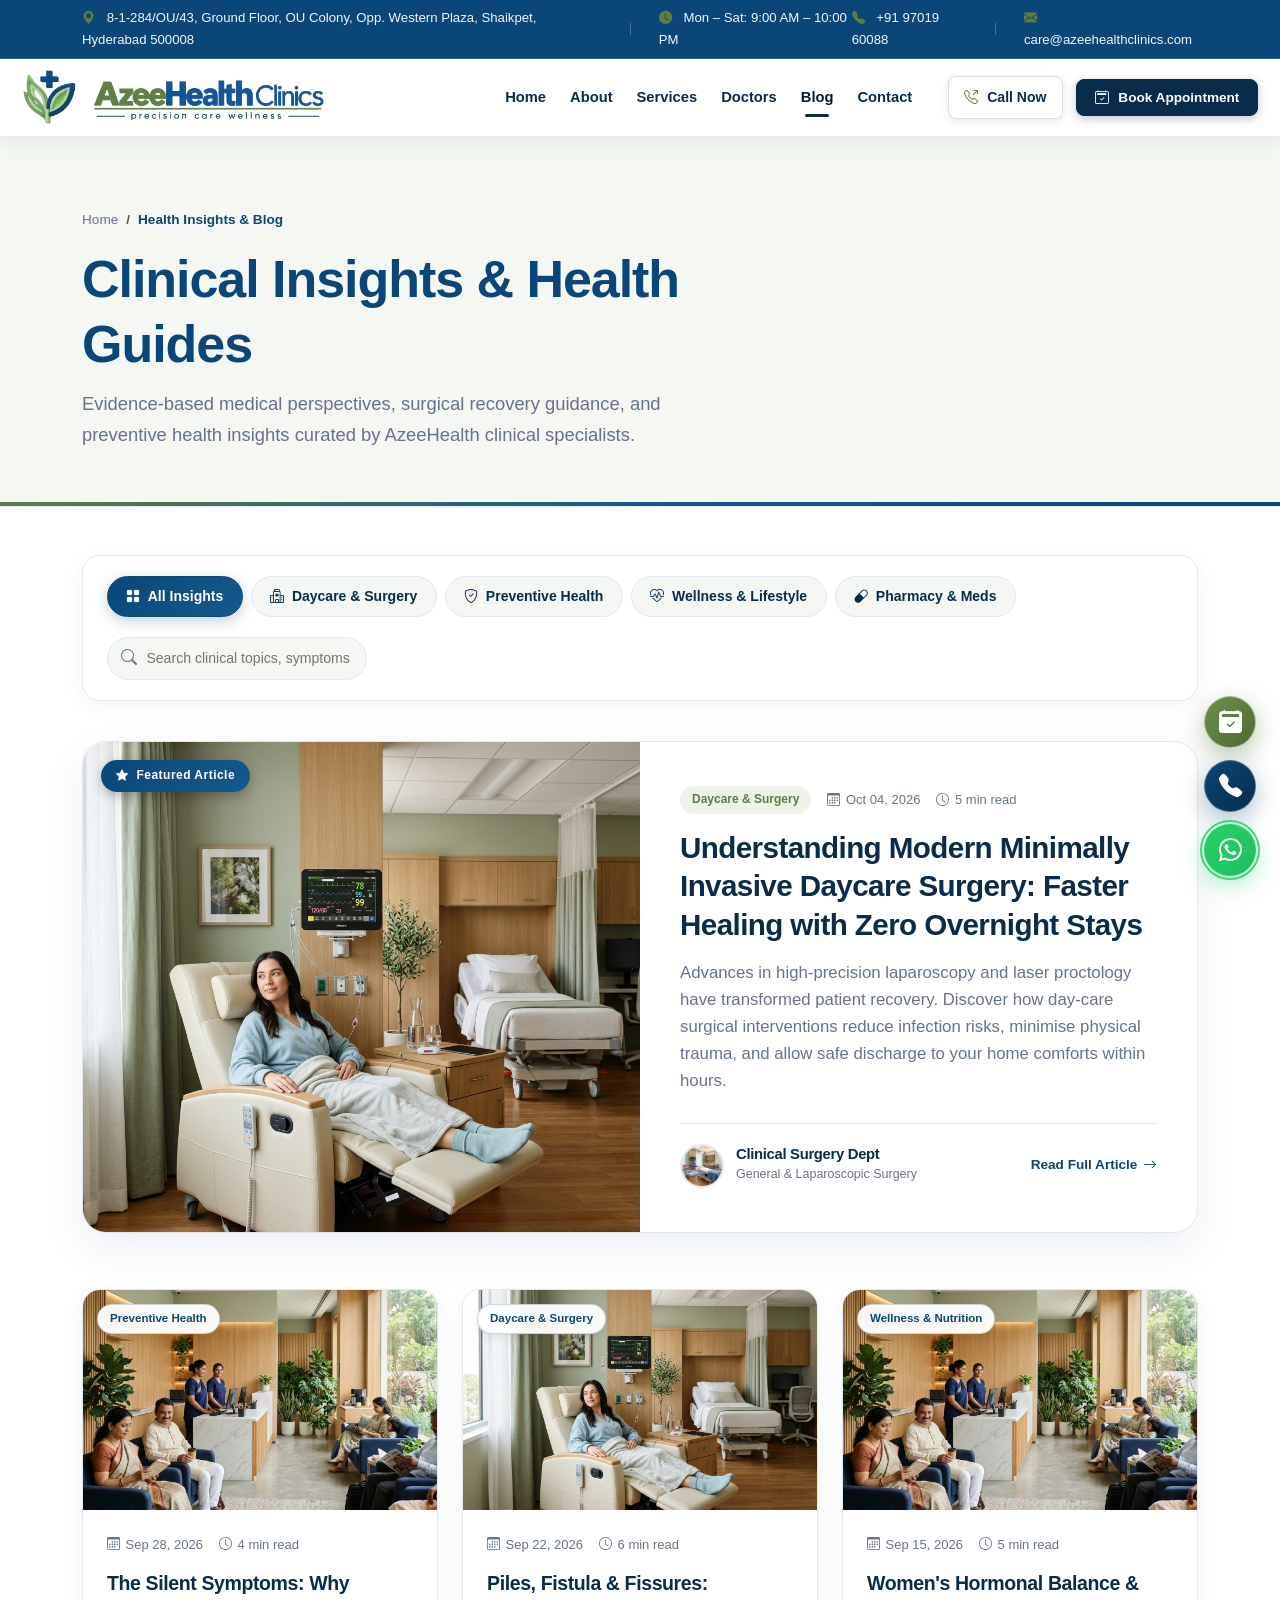
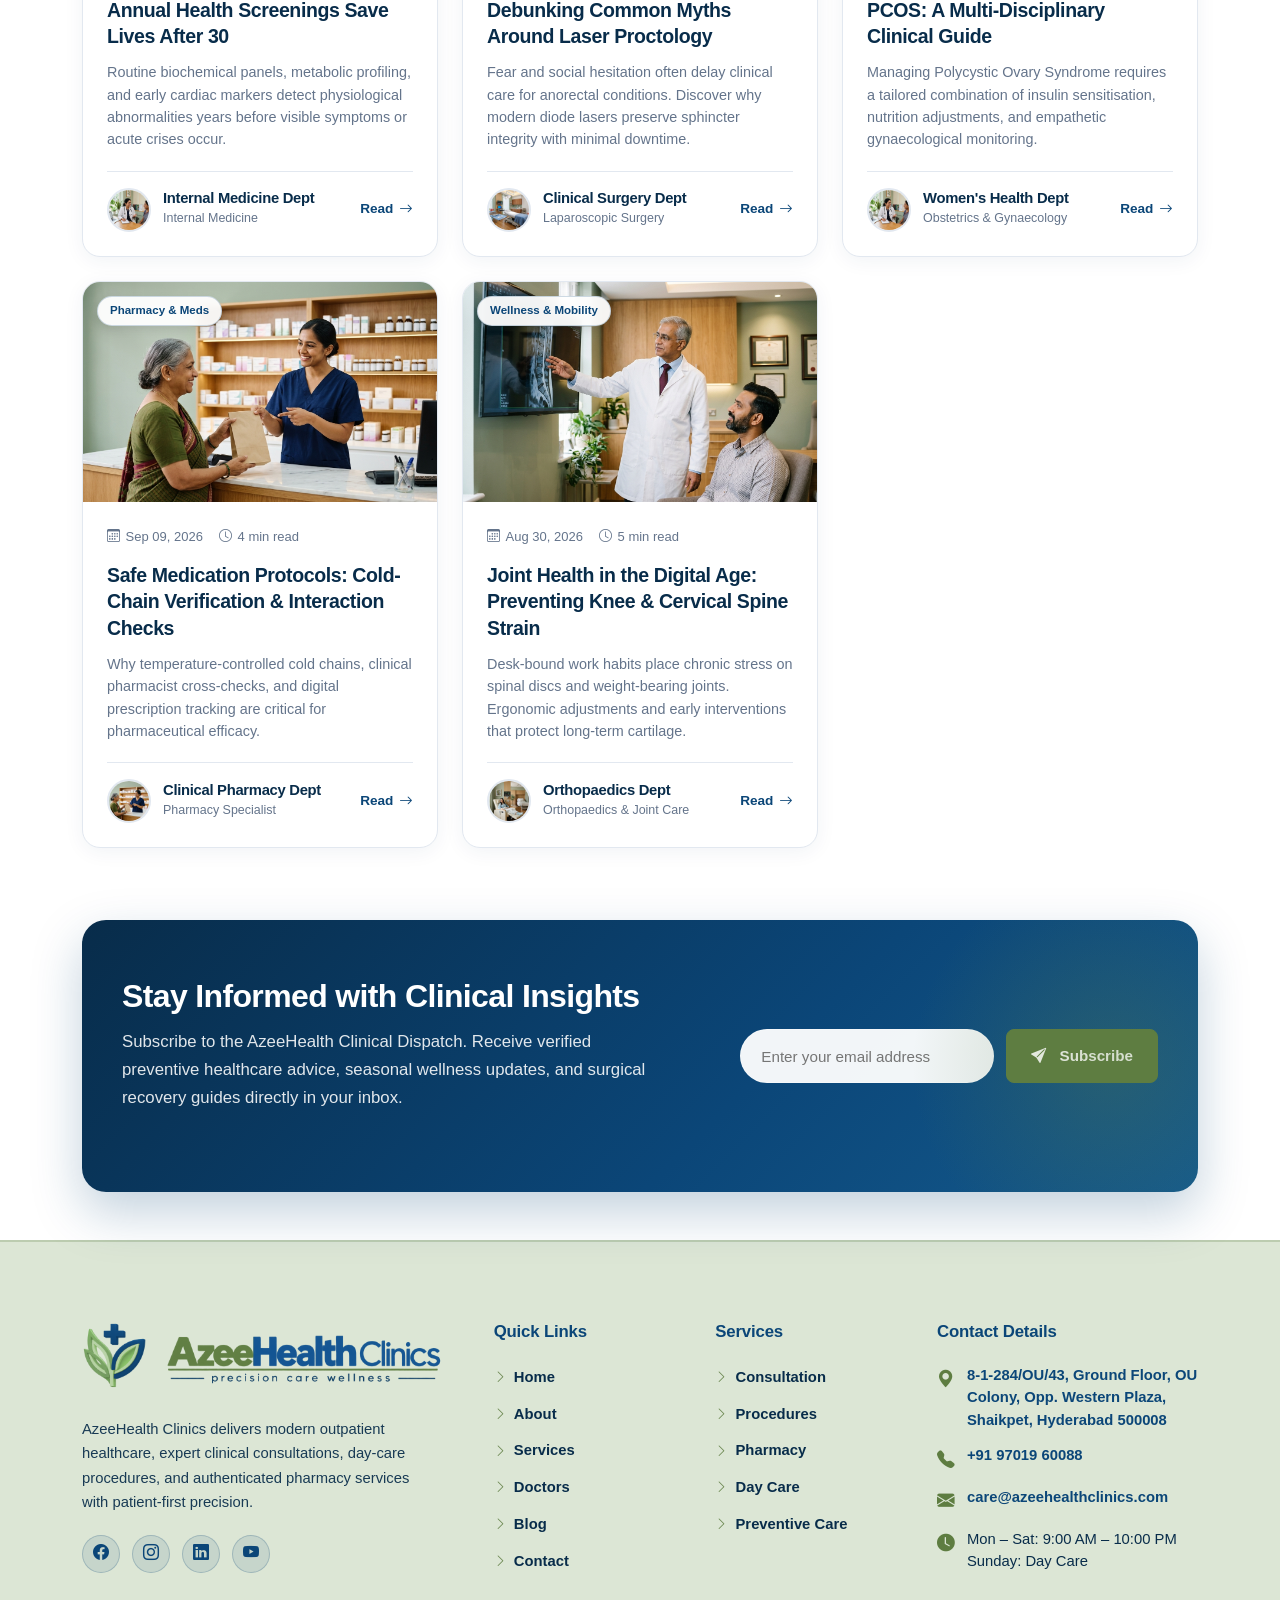
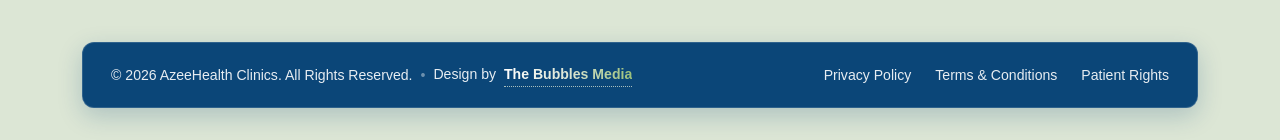
<file: blog.html>
<!DOCTYPE html>
<html lang="en">

<head>
  <meta charset="UTF-8">
  <meta name="viewport" content="width=device-width, initial-scale=1.0">
  <title>Health Insights & Medical Blog | AzeeHealth Clinics Hyderabad</title>
  <meta name="description"
    content="Explore expert clinical articles, minimally invasive surgery recovery guides, preventive health checkup tips, and wellness insights from AzeeHealth Clinics specialists in Hyderabad.">
  <meta name="keywords"
    content="AzeeHealth blog, medical articles Hyderabad, laparoscopic surgery advice, preventive healthcare tips, doctor health guides, daycare clinic blog">
  <meta name="author" content="AzeeHealth Clinics">
  <meta name="robots" content="index, follow">

  <!-- Open Graph / Social Sharing -->
  <meta property="og:title" content="Health Insights & Medical Blog | AzeeHealth Clinics">
  <meta property="og:description"
    content="Doctor-curated medical articles, daycare surgery insights, and preventive wellness advice from AzeeHealth Clinics.">
  <meta property="og:type" content="website">
  <meta property="og:url" content="https://azeehealthclinics.com/blog.html">
  <meta property="og:image" content="images/clinic/facility-reception.jpg">

  <link rel="icon" type="image/png" href="images/fevicon.png">
  <link rel="apple-touch-icon" href="images/fevicon.png">

  <!-- Fonts: Plus Jakarta Sans & Outfit -->
  <link rel="preconnect" href="https://fonts.googleapis.com">
  <link rel="preconnect" href="https://fonts.gstatic.com" crossorigin>
  <link
    href="https://fonts.googleapis.com/css2?family=Outfit:wght@400;500;600;700;800&family=Plus+Jakarta+Sans:wght@300;400;500;600;700&display=swap"
    rel="stylesheet">

  <!-- Bootstrap 5.3.3 CSS & Bootstrap Icons -->
  <link href="https://cdn.jsdelivr.net/npm/bootstrap@5.3.3/dist/css/bootstrap.min.css" rel="stylesheet"
    integrity="sha384-QWTKZyjpPEjISv5WaRU9OFeRpok6YctnYmDr5pNlyT2bRjXh0JMhjY6hW+ALEwIH" crossorigin="anonymous">
  <link rel="stylesheet" href="https://cdn.jsdelivr.net/npm/bootstrap-icons@1.11.3/font/bootstrap-icons.min.css">

  <!-- Custom Stylesheet with Cache Busting -->
  <link rel="stylesheet" href="css/style.css?v=3.5">

  <!-- Structured Data: MedicalWebPage & Blog -->
  <script type="application/ld+json">
  {
    "@context": "https://schema.org",
    "@type": "Blog",
    "name": "AzeeHealth Clinics Insights",
    "description": "Medical articles and patient wellness guides from AzeeHealth Clinics",
    "publisher": {
      "@type": "MedicalClinic",
      "name": "AzeeHealth Clinics",
      "logo": "https://azeehealthclinics.com/images/logo.png"
    }
  }
  </script>
</head>

<body>

  <!-- ========================================================================
       TOP UTILITY BAR
       ======================================================================== -->
  <div class="top-bar d-none d-md-block" id="topUtilityBar">
    <div class="container d-flex justify-content-between align-items-center">
      <div class="d-flex align-items-center gap-3">
        <span><i class="bi bi-geo-alt-fill text-sage me-2"></i> 8-1-284/OU/43, Ground Floor, OU Colony, Opp. Western Plaza, Shaikpet, Hyderabad 500008</span>
        <span class="top-bar-divider"></span>
        <span><i class="bi bi-clock-fill text-sage me-2"></i> Mon – Sat: 9:00 AM – 10:00 PM</span>
      </div>
      <div class="d-flex align-items-center gap-3">
        <a href="tel:+919701960088"><i class="bi bi-telephone-fill text-sage me-2"></i> +91 97019 60088</a>
        <span class="top-bar-divider"></span>
        <a href="mailto:care@azeehealthclinics.com"><i class="bi bi-envelope-fill text-sage me-2"></i>
          care@azeehealthclinics.com</a>
      </div>
    </div>
  </div>

  <!-- ========================================================================
       GLOBAL HEADER & STICKY NAVBAR
       ======================================================================== -->
  <header class="site-header sticky-top">
    <nav class="navbar navbar-expand-lg navbar-custom" id="mainNavbar" aria-label="Main Navigation">
      <div class="container">
        <!-- Brand Wordmark / Official Logo -->
        <a class="navbar-brand brand-wrapper" href="index.html" aria-label="AzeeHealth Clinics Home">
          <img src="images/logo.png" alt="AzeeHealth Clinics - Precision | Care | Wellness" class="navbar-logo-img"
            width="270" height="50">
        </a>

        <!-- Mobile Right Controls: Call Button & Toggler -->
        <div class="navbar-mobile-actions d-flex align-items-center gap-2 d-lg-none ms-auto">
          <a href="tel:+919701960088" class="btn-nav-call-mobile" aria-label="Call clinic now">
            <i class="bi bi-telephone-fill"></i>
            <span>Call</span>
          </a>
          <button class="navbar-toggler" type="button" data-bs-toggle="collapse" data-bs-target="#navbarMainMenu"
            aria-controls="navbarMainMenu" aria-expanded="false" aria-label="Toggle navigation">
            <i class="bi bi-list fs-2 text-white"></i>
          </button>
        </div>

        <!-- Navbar Links & Right CTA Actions -->
        <div class="collapse navbar-collapse" id="navbarMainMenu">
          <ul class="navbar-nav ms-auto mb-2 mb-lg-0 align-items-lg-center">
            <li class="nav-item">
              <a class="nav-link" href="index.html">Home</a>
            </li>
            <li class="nav-item">
              <a class="nav-link" href="about.html">About</a>
            </li>
            <li class="nav-item">
              <a class="nav-link" href="services.html">Services</a>
            </li>
            <li class="nav-item">
              <a class="nav-link" href="doctors.html">Doctors</a>
            </li>
            <li class="nav-item">
              <a class="nav-link active" href="blog.html">Blog</a>
            </li>
            <li class="nav-item">
              <a class="nav-link" href="contact.html">Contact</a>
            </li>
          </ul>

          <div class="nav-actions ms-lg-4">
            <a href="tel:+919701960088" class="btn-nav-call" aria-label="Call clinic now">
              <i class="bi bi-telephone-outbound text-sage"></i>
              <span>Call Now</span>
            </a>
            <a href="https://cloud.pappyjoe.com/widget/index/VjcMNQdjBThQNg1oVmANZA%3D%3D" target="_blank"
              rel="noopener noreferrer" class="btn btn-primary-navy btn-sm">
              <i class="bi bi-calendar2-check"></i>
              <span>Book Appointment</span>
            </a>
          </div>
        </div>
      </div>
    </nav>
  </header>

  <!-- ========================================================================
       PAGE HERO
       ======================================================================== -->
  <section class="page-hero">
    <div class="container">
      <nav aria-label="breadcrumb" class="breadcrumb-custom">
        <ol class="breadcrumb mb-2">
          <li class="breadcrumb-item"><a href="index.html">Home</a></li>
          <li class="breadcrumb-item active" aria-current="page">Health Insights &amp; Blog</li>
        </ol>
      </nav>
      <div class="row align-items-center">
        <div class="col-lg-8">
          <h1 class="page-hero-title">Clinical Insights &amp; Health Guides</h1>
          <p class="page-hero-subtitle">
            Evidence-based medical perspectives, surgical recovery guidance, and preventive health insights curated by AzeeHealth clinical specialists.
          </p>
        </div>
      </div>
    </div>
  </section>

  <!-- ========================================================================
       MAIN BLOG SECTION WITH LIVE FILTER & SEARCH
       ======================================================================== -->
  <section class="py-5" id="blogSection">
    <div class="container">

      <!-- Blog Filter & Live Search Toolbar -->
      <div class="blog-filter-bar">
        <div class="blog-category-nav" role="tablist" aria-label="Filter articles by category">
          <button type="button" class="blog-category-btn active" data-category="all">
            <i class="bi bi-grid-fill me-1"></i> All Insights
          </button>
          <button type="button" class="blog-category-btn" data-category="surgery">
            <i class="bi bi-hospital me-1"></i> Daycare &amp; Surgery
          </button>
          <button type="button" class="blog-category-btn" data-category="preventive">
            <i class="bi bi-shield-check me-1"></i> Preventive Health
          </button>
          <button type="button" class="blog-category-btn" data-category="wellness">
            <i class="bi bi-heart-pulse me-1"></i> Wellness &amp; Lifestyle
          </button>
          <button type="button" class="blog-category-btn" data-category="pharmacy">
            <i class="bi bi-capsule me-1"></i> Pharmacy &amp; Meds
          </button>
        </div>

        <div class="blog-search-wrap">
          <i class="bi bi-search"></i>
          <input type="text" class="blog-search-input" id="blogSearchInput"
            placeholder="Search clinical topics, symptoms..." aria-label="Search articles">
        </div>
      </div>

      <!-- ====================================================================
           FEATURED ARTICLE (HERO CARD)
           ==================================================================== -->
      <article class="blog-featured-card blog-card-item" data-category="surgery">
        <div class="row g-0 align-items-stretch">
          <div class="col-lg-6">
            <div class="blog-featured-img-wrap">
              <img src="images/clinic/daycare-suite.jpg"
                alt="Minimally Invasive Daycare Surgery Suite at AzeeHealth Clinics" loading="lazy">
              <span class="blog-featured-badge">
                <i class="bi bi-star-fill me-1"></i> Featured Article
              </span>
            </div>
          </div>
          <div class="col-lg-6">
            <div class="blog-featured-body">
              <div class="blog-meta">
                <span class="blog-category-tag">Daycare &amp; Surgery</span>
                <span class="blog-meta-item"><i class="bi bi-calendar3"></i> Oct 04, 2026</span>
                <span class="blog-meta-item"><i class="bi bi-clock"></i> 5 min read</span>
              </div>

              <h2 class="blog-featured-title">
                Understanding Modern Minimally Invasive Daycare Surgery: Faster Healing with Zero Overnight Stays
              </h2>

              <p class="blog-featured-excerpt">
                Advances in high-precision laparoscopy and laser proctology have transformed patient recovery. Discover how day-care surgical interventions reduce infection risks, minimise physical trauma, and allow safe discharge to your home comforts within hours.
              </p>

              <div class="blog-author-row">
                <div class="blog-author-info">
                  <img src="images/services/procedures.jpg" alt="Clinical Surgery Dept" class="blog-author-avatar">
                  <div>
                    <h3 class="blog-author-name">Clinical Surgery Dept</h3>
                    <p class="blog-author-role">General &amp; Laparoscopic Surgery</p>
                  </div>
                </div>

                <button type="button" class="blog-read-btn btn-read-article"
                  data-bs-toggle="modal" data-bs-target="#articleReaderModal"
                  data-title="Understanding Modern Minimally Invasive Daycare Surgery: Faster Healing with Zero Overnight Stays"
                  data-category-label="Daycare &amp; Surgery"
                  data-date="Oct 04, 2026"
                  data-read-time="5 min read"
                  data-author-name="Clinical Surgery Dept"
                  data-author-role="General &amp; Laparoscopic Surgery"
                  data-author-img="images/services/procedures.jpg"
                  data-image="images/clinic/daycare-suite.jpg"
                  data-content="<p>Traditionally, any surgical intervention meant several days of institutional hospitalisation, strict bed rest, and prolonged recovery timelines away from family and workplace responsibilities. Modern medical engineering and advanced laparoscopic and laser systems have fundamentally changed this paradigm.</p><h4>Why Daycare Procedures Are Safer &amp; More Comfortable</h4><p>At AzeeHealth Clinics, our dedicated Day Care surgical suites are engineered specifically for short-stay, high-precision procedures. Patients undergo surgery in the morning and return to the comfort and hygiene of their home by late afternoon.</p><ul><li><strong>Lower Hospital-Acquired Infection Rates:</strong> Shorter stays in a clinical environment dramatically minimise exposure to multi-drug resistant pathogens common in large general wards.</li><li><strong>Sub-Millimetre Laser Precision:</strong> For conditions like piles, fissures, and fistulas, laser fibre technology targets only abnormal tissue, avoiding open wounds and suture pain.</li><li><strong>Advanced Multimodal Analgesia:</strong> Modern anaesthetic and local nerve block protocols ensure patients wake up pain-free without the grogginess of older sedation techniques.</li></ul><div class='blog-takeaway-box'><h5>Clinical Takeaway</h5><p>Daycare surgery does not compromise on safety; rather, it combines state-of-the-art surgical technology with structured at-home recovery protocols for faster, smoother rehabilitation.</p></div><h4>What to Expect on Procedure Day</h4><p>Patients arrive at our clinic fasted according to pre-operative instructions. Following pre-anaesthetic clearance, the procedure is carried out in our HEPA-filtered operating theatre. After a monitored 2 to 4-hour post-op observation in our recovery bay with light nourishment, our doctors conduct a discharge audit and provide digital prescriptions and 24/7 coordinator access.</p>">
                  <span>Read Full Article</span>
                  <i class="bi bi-arrow-right"></i>
                </button>
              </div>
            </div>
          </div>
        </div>
      </article>

      <!-- ====================================================================
           STANDARD BLOG ARTICLES GRID (5 ARTICLES)
           ==================================================================== -->
      <div class="row g-4" id="blogGridContainer">

        <!-- Article 1: Preventive Health Screenings -->
        <div class="col-lg-4 col-md-6 blog-card-item" data-category="preventive">
          <article class="blog-card">
            <div class="blog-card-thumb-wrap">
              <img src="images/clinic/facility-reception.jpg"
                alt="Preventive Health Screenings at AzeeHealth Clinics" class="blog-card-thumb" loading="lazy">
              <span class="blog-card-badge">Preventive Health</span>
            </div>
            <div class="blog-card-body">
              <div class="blog-meta">
                <span class="blog-meta-item"><i class="bi bi-calendar3"></i> Sep 28, 2026</span>
                <span class="blog-meta-item"><i class="bi bi-clock"></i> 4 min read</span>
              </div>
              <h3 class="blog-card-title">
                The Silent Symptoms: Why Annual Health Screenings Save Lives After 30
              </h3>
              <p class="blog-card-excerpt">
                Routine biochemical panels, metabolic profiling, and early cardiac markers detect physiological abnormalities years before visible symptoms or acute crises occur.
              </p>
              <div class="blog-card-footer">
                <div class="blog-author-info">
                  <img src="images/services/consultation.jpg" alt="Internal Medicine Dept" class="blog-author-avatar">
                  <div>
                    <h4 class="blog-author-name">Internal Medicine Dept</h4>
                    <p class="blog-author-role">Internal Medicine</p>
                  </div>
                </div>
                <button type="button" class="blog-read-btn btn-read-article"
                  data-bs-toggle="modal" data-bs-target="#articleReaderModal"
                  data-title="The Silent Symptoms: Why Annual Health Screenings Save Lives After 30"
                  data-category-label="Preventive Health"
                  data-date="Sep 28, 2026"
                  data-read-time="4 min read"
                  data-author-name="Internal Medicine Dept"
                  data-author-role="Internal Medicine &bull; Preventive Healthcare"
                  data-author-img="images/services/consultation.jpg"
                  data-image="images/clinic/facility-reception.jpg"
                  data-content="<p>Hypertension, pre-diabetes, dyslipidaemia, and fatty liver disease share one dangerous characteristic: they progress quietly without causing noticeable pain or overt warning signs until significant vascular or organ strain has already taken place.</p><h4>Key Biomarkers Everyone Should Track Annually</h4><p>A structured annual clinical checkup goes far beyond a quick stethoscope examination. Essential baseline markers include:</p><ul><li><strong>Glycated Haemoglobin (HbA1c):</strong> Evaluates 90-day average blood sugar control, catching insulin resistance years before clinical Type 2 Diabetes develops.</li><li><strong>Lipid Fractionation (ApoB &amp; Non-HDL):</strong> Reveals true atherogenic particle counts, far superior to simple total cholesterol figures.</li><li><strong>Renal &amp; Hepatic Function Panels:</strong> Early markers like eGFR and elevated ALT/AST indicate lifestyle-induced stress before clinical symptoms appear.</li><li><strong>Cardiac Rhythm &amp; ECG:</strong> Establishes electrical baselines to flag conduction anomalies or early ischaemic strain.</li></ul><div class='blog-takeaway-box'><h5>Clinical Takeaway</h5><p>Investing 60 minutes once a year in comprehensive preventive diagnostics allows lifestyle reversals or minor interventions that prevent catastrophic acute emergencies.</p></div>">
                  <span>Read</span>
                  <i class="bi bi-arrow-right"></i>
                </button>
              </div>
            </div>
          </article>
        </div>

        <!-- Article 2: Laser Proctology -->
        <div class="col-lg-4 col-md-6 blog-card-item" data-category="surgery">
          <article class="blog-card">
            <div class="blog-card-thumb-wrap">
              <img src="images/services/daycare.jpg"
                alt="Laser Proctology Treatment Care" class="blog-card-thumb" loading="lazy">
              <span class="blog-card-badge">Daycare &amp; Surgery</span>
            </div>
            <div class="blog-card-body">
              <div class="blog-meta">
                <span class="blog-meta-item"><i class="bi bi-calendar3"></i> Sep 22, 2026</span>
                <span class="blog-meta-item"><i class="bi bi-clock"></i> 6 min read</span>
              </div>
              <h3 class="blog-card-title">
                Piles, Fistula &amp; Fissures: Debunking Common Myths Around Laser Proctology
              </h3>
              <p class="blog-card-excerpt">
                Fear and social hesitation often delay clinical care for anorectal conditions. Discover why modern diode lasers preserve sphincter integrity with minimal downtime.
              </p>
              <div class="blog-card-footer">
                <div class="blog-author-info">
                  <img src="images/services/procedures.jpg" alt="Clinical Surgery Dept" class="blog-author-avatar">
                  <div>
                    <h4 class="blog-author-name">Clinical Surgery Dept</h4>
                    <p class="blog-author-role">Laparoscopic Surgery</p>
                  </div>
                </div>
                <button type="button" class="blog-read-btn btn-read-article"
                  data-bs-toggle="modal" data-bs-target="#articleReaderModal"
                  data-title="Piles, Fistula &amp; Fissures: Debunking Common Myths Around Laser Proctology"
                  data-category-label="Daycare &amp; Surgery"
                  data-date="Sep 22, 2026"
                  data-read-time="6 min read"
                  data-author-name="Clinical Surgery Dept"
                  data-author-role="General &amp; Laparoscopic Surgery"
                  data-author-img="images/services/procedures.jpg"
                  data-image="images/services/daycare.jpg"
                  data-content="<p>Anorectal ailments like haemorrhoids (piles), anal fissures, and complex perianal fistulas are among the most prevalent yet unnecessarily prolonged conditions due to social stigma and outdated notions of painful, bloody surgeries.</p><h4>The Laser Advantage in Proctology</h4><p>Diode laser energy delivered through micro-optic radial fibres has modernised proctological management:</p><ul><li><strong>Zero Cutting of the Anal Sphincter:</strong> Traditional open haemorrhoidectomy cut sensitive mucosal tissue. Laser energy photocoagulates the haemorrhoidal arterial blood supply from within, preserving the sphincter muscles completely.</li><li><strong>Virtually No Open Wounds:</strong> Absence of incision lines translates to almost zero post-operative bleeding and minimal wound dressing requirements.</li><li><strong>Discharge within 4 to 6 Hours:</strong> Patients walk out of our clinic comfortable and confident on the very day of the procedure.</li></ul><div class='blog-takeaway-box'><h5>Clinical Takeaway</h5><p>Early evaluation with our proctology specialists prevents secondary complications like severe anaemia, recurrent perianal abscesses, or complex fistula branching.</p></div>">
                  <span>Read</span>
                  <i class="bi bi-arrow-right"></i>
                </button>
              </div>
            </div>
          </article>
        </div>

        <!-- Article 3: Women's Health & PCOS -->
        <div class="col-lg-4 col-md-6 blog-card-item" data-category="wellness">
          <article class="blog-card">
            <div class="blog-card-thumb-wrap">
              <img src="images/about.jpg"
                alt="Women's Health & PCOS Clinical Guidance" class="blog-card-thumb" loading="lazy">
              <span class="blog-card-badge">Wellness &amp; Nutrition</span>
            </div>
            <div class="blog-card-body">
              <div class="blog-meta">
                <span class="blog-meta-item"><i class="bi bi-calendar3"></i> Sep 15, 2026</span>
                <span class="blog-meta-item"><i class="bi bi-clock"></i> 5 min read</span>
              </div>
              <h3 class="blog-card-title">
                Women's Hormonal Balance &amp; PCOS: A Multi-Disciplinary Clinical Guide
              </h3>
              <p class="blog-card-excerpt">
                Managing Polycystic Ovary Syndrome requires a tailored combination of insulin sensitisation, nutrition adjustments, and empathetic gynaecological monitoring.
              </p>
              <div class="blog-card-footer">
                <div class="blog-author-info">
                  <img src="images/services/consultation.jpg" alt="Women's Health Dept" class="blog-author-avatar">
                  <div>
                    <h4 class="blog-author-name">Women's Health Dept</h4>
                    <p class="blog-author-role">Obstetrics &amp; Gynaecology</p>
                  </div>
                </div>
                <button type="button" class="blog-read-btn btn-read-article"
                  data-bs-toggle="modal" data-bs-target="#articleReaderModal"
                  data-title="Women's Hormonal Balance &amp; PCOS: A Multi-Disciplinary Clinical Guide"
                  data-category-label="Wellness &amp; Nutrition"
                  data-date="Sep 15, 2026"
                  data-read-time="5 min read"
                  data-author-name="Women's Health Dept"
                  data-author-role="Obstetrics &amp; Gynaecology"
                  data-author-img="images/services/consultation.jpg"
                  data-image="images/about.jpg"
                  data-content="<p>Polycystic Ovary Syndrome (PCOS) is fundamentally an endocrine and metabolic condition rather than an isolated ovarian disorder. It affects 1 in 5 women of reproductive age and presents with irregular menstrual cycles, hirsutism, cystic acne, and metabolic weight resistance.</p><h4>Building a Sustainable Management Strategy</h4><p>Successful management moves past one-size-fits-all hormonal birth control pills to address root biochemical drivers:</p><ul><li><strong>Targeting Insulin Resistance:</strong> Chronic hyperinsulinaemia stimulates excess ovarian androgen production. Low glycemic index nutrition, regular resistance exercise, and targeted inositol supplementation restore sensitivity.</li><li><strong>Individualised Cycle Regularisation:</strong> Tailoring cycle support according to immediate family planning goals and hormonal blood panels.</li><li><strong>Preventing Long-Term Endometrial Hyperplasia:</strong> Ensuring regular scheduled bleeds protects long-term endometrial health.</li></ul><div class='blog-takeaway-box'><h5>Clinical Takeaway</h5><p>PCOS is completely manageable with dedicated medical supervision, compassionate lifestyle restructuring, and consistent tracking of metabolic health parameters.</p></div>">
                  <span>Read</span>
                  <i class="bi bi-arrow-right"></i>
                </button>
              </div>
            </div>
          </article>
        </div>

        <!-- Article 4: Pharmacy Management -->
        <div class="col-lg-4 col-md-6 blog-card-item" data-category="pharmacy">
          <article class="blog-card">
            <div class="blog-card-thumb-wrap">
              <img src="images/clinic/pharmacy-suite.jpg"
                alt="AzeeHealth Clinical Pharmacy Services" class="blog-card-thumb" loading="lazy">
              <span class="blog-card-badge">Pharmacy &amp; Meds</span>
            </div>
            <div class="blog-card-body">
              <div class="blog-meta">
                <span class="blog-meta-item"><i class="bi bi-calendar3"></i> Sep 09, 2026</span>
                <span class="blog-meta-item"><i class="bi bi-clock"></i> 4 min read</span>
              </div>
              <h3 class="blog-card-title">
                Safe Medication Protocols: Cold-Chain Verification &amp; Interaction Checks
              </h3>
              <p class="blog-card-excerpt">
                Why temperature-controlled cold chains, clinical pharmacist cross-checks, and digital prescription tracking are critical for pharmaceutical efficacy.
              </p>
              <div class="blog-card-footer">
                <div class="blog-author-info">
                  <img src="images/services/pharmacy.jpg" alt="AzeeHealth Pharmacy" class="blog-author-avatar">
                  <div>
                    <h4 class="blog-author-name">Clinical Pharmacy Dept</h4>
                    <p class="blog-author-role">Pharmacy Specialist</p>
                  </div>
                </div>
                <button type="button" class="blog-read-btn btn-read-article"
                  data-bs-toggle="modal" data-bs-target="#articleReaderModal"
                  data-title="Safe Medication Protocols: Cold-Chain Verification &amp; Interaction Checks"
                  data-category-label="Pharmacy &amp; Meds"
                  data-date="Sep 09, 2026"
                  data-read-time="4 min read"
                  data-author-name="Clinical Pharmacy Dept"
                  data-author-role="Quality Assurance &amp; Dispensing Lead"
                  data-author-img="images/services/pharmacy.jpg"
                  data-image="images/clinic/pharmacy-suite.jpg"
                  data-content="<p>Medications are delicate biochemical formulations. The efficacy of life-saving biologics, insulins, vaccines, and specialized eye drops drops dramatically if exposure to fluctuating temperatures or counterfeit distribution chains occurs.</p><h4>Our Clinical Pharmacy Standards</h4><p>At AzeeHealth Clinics, the pharmacy works in direct synchrony with attending physicians:</p><ul><li><strong>Unbroken 2°C – 8°C Cold Chain Tracking:</strong> Digital continuous data loggers verify that biological and temperature-sensitive drugs remain strictly refrigerated from manufacturer to patient hands.</li><li><strong>Dual Cross-Verification:</strong> Pharmacists evaluate every digital prescription against patient allergies and potential drug-drug or drug-food interactions.</li><li><strong>Direct Batch Traceability:</strong> Every dispensing unit is sourced only from authorised pharmaceutical distributors with verifiable batch certificates.</li></ul><div class='blog-takeaway-box'><h5>Clinical Takeaway</h5><p>Always verify manufacturing expiry dates and ensure temperature-sensitive medications are transported home using insulated ice-packs provided by our pharmacy desk.</p></div>">
                  <span>Read</span>
                  <i class="bi bi-arrow-right"></i>
                </button>
              </div>
            </div>
          </article>
        </div>

        <!-- Article 5: Orthopaedics & Joint Care -->
        <div class="col-lg-4 col-md-6 blog-card-item" data-category="wellness">
          <article class="blog-card">
            <div class="blog-card-thumb-wrap">
              <img src="images/hero.jpg"
                alt="Orthopaedics & Joint Mobility Guidance" class="blog-card-thumb" loading="lazy">
              <span class="blog-card-badge">Wellness &amp; Mobility</span>
            </div>
            <div class="blog-card-body">
              <div class="blog-meta">
                <span class="blog-meta-item"><i class="bi bi-calendar3"></i> Aug 30, 2026</span>
                <span class="blog-meta-item"><i class="bi bi-clock"></i> 5 min read</span>
              </div>
              <h3 class="blog-card-title">
                Joint Health in the Digital Age: Preventing Knee &amp; Cervical Spine Strain
              </h3>
              <p class="blog-card-excerpt">
                Desk-bound work habits place chronic stress on spinal discs and weight-bearing joints. Ergonomic adjustments and early interventions that protect long-term cartilage.
              </p>
              <div class="blog-card-footer">
                <div class="blog-author-info">
                  <img src="images/services/daycare.jpg" alt="Orthopaedics Dept" class="blog-author-avatar">
                  <div>
                    <h4 class="blog-author-name">Orthopaedics Dept</h4>
                    <p class="blog-author-role">Orthopaedics &amp; Joint Care</p>
                  </div>
                </div>
                <button type="button" class="blog-read-btn btn-read-article"
                  data-bs-toggle="modal" data-bs-target="#articleReaderModal"
                  data-title="Joint Health in the Digital Age: Preventing Knee &amp; Cervical Spine Strain"
                  data-category-label="Wellness &amp; Mobility"
                  data-date="Aug 30, 2026"
                  data-read-time="5 min read"
                  data-author-name="Orthopaedics Dept"
                  data-author-role="Orthopaedics &amp; Joint Care"
                  data-author-img="images/services/daycare.jpg"
                  data-image="images/hero.jpg"
                  data-content="<p>Extended sedentary postures, poor monitor elevation, and rapid weekend sports injuries have made cervical radiculopathy and early knee patellofemoral syndrome common in young working adults between 25 and 45.</p><h4>Practical Preventive Biomechanics</h4><p>Preserving joint cartilage requires consistent mechanical hygiene:</p><ul><li><strong>Monitor at Eye Level:</strong> Tilting your head forward by just 45 degrees increases effective cervical spine weight load from 5 kg to almost 22 kg.</li><li><strong>Strengthen Quadriceps &amp; Glutes:</strong> Knee joint stability is directly mediated by strong surrounding muscle groups. Regular isometric squats reduce compressive force on cartilage.</li><li><strong>Address Persistent Clicking or Pain Early:</strong> Mild synovitis or small meniscus tears treated early with physiotherapy prevent premature osteoarthritic wear.</li></ul><div class='blog-takeaway-box'><h5>Clinical Takeaway</h5><p>Do not dismiss persistent joint stiffness as ordinary fatigue. Timely clinical assessment and diagnostic imaging catch degeneration while it is still fully reversible.</p></div>">
                  <span>Read</span>
                  <i class="bi bi-arrow-right"></i>
                </button>
              </div>
            </div>
          </article>
        </div>

      </div>

      <!-- No Results State (Hidden by default) -->
      <div id="blogNoResults" class="text-center py-5" style="display: none;">
        <i class="bi bi-journal-x display-3 text-muted mb-3 d-block"></i>
        <h3 class="h4 text-dark-navy">No Articles Found</h3>
        <p class="text-muted">We couldn't find any clinical articles matching your search criteria. Try different keywords or click "All Insights".</p>
      </div>

      <!-- ====================================================================
           NEWSLETTER SUBSCRIPTION SECTION
           ==================================================================== -->
      <div class="blog-newsletter-section">
        <div class="row align-items-center">
          <div class="col-lg-7">
            <h2 class="blog-newsletter-title">Stay Informed with Clinical Insights</h2>
            <p class="blog-newsletter-subtitle">
              Subscribe to the AzeeHealth Clinical Dispatch. Receive verified preventive healthcare advice, seasonal wellness updates, and surgical recovery guides directly in your inbox.
            </p>
          </div>
          <div class="col-lg-5">
            <form class="blog-newsletter-form" id="blogNewsletterForm">
              <input type="email" class="blog-newsletter-input" placeholder="Enter your email address" required
                aria-label="Email address for medical newsletter">
              <button type="submit" class="btn btn-gold px-4">
                <i class="bi bi-send-fill me-1"></i> Subscribe
              </button>
            </form>
          </div>
        </div>
      </div>

    </div>
  </section>

  <!-- ========================================================================
       ARTICLE READER MODAL
       ======================================================================== -->
  <div class="modal fade" id="articleReaderModal" tabindex="-1" aria-labelledby="articleModalTitle"
    aria-hidden="true">
    <div class="modal-dialog modal-dialog-centered modal-lg modal-dialog-scrollable">
      <div class="modal-content">
        <div class="modal-header blog-modal-header">
          <div>
            <div class="d-flex align-items-center gap-2 mb-2">
              <span class="badge bg-success-subtle text-success fw-bold" id="articleModalCategory">Category</span>
              <span class="text-muted small">&bull;</span>
              <span class="text-muted small" id="articleModalDate">Date</span>
              <span class="text-muted small">&bull;</span>
              <span class="text-muted small" id="articleModalReadTime">Read Time</span>
            </div>
            <h2 class="modal-title h4 mb-0 fw-bold text-dark-navy" id="articleModalTitle">Article Title</h2>
          </div>
          <button type="button" class="btn-close" data-bs-dismiss="modal" aria-label="Close"></button>
        </div>

        <div class="modal-body blog-modal-body">
          <div class="d-flex align-items-center gap-3 pb-3 mb-3 border-bottom">
            <img src="images/logo.png" alt="Author" id="articleModalAuthorImg" class="blog-author-avatar">
            <div>
              <div class="fw-bold text-dark-navy" id="articleModalAuthorName">Author Name</div>
              <div class="small text-muted" id="articleModalAuthorRole">Doctor Specialisation</div>
            </div>
          </div>

          <div class="mb-4 rounded-3 overflow-hidden" style="max-height: 380px;">
            <img src="images/clinic/facility-reception.jpg" alt="Article Cover" id="articleModalImage"
              class="w-100 h-100 object-fit-cover">
          </div>

          <!-- Dynamic Rich Content injected by script.js -->
          <div id="articleModalContent" class="article-rich-text">
            <p>Loading clinical article details...</p>
          </div>
        </div>

        <div class="modal-footer bg-light d-flex justify-content-between align-items-center">
          <button type="button" class="btn btn-outline-secondary" data-bs-dismiss="modal">Close</button>
          <div class="d-flex gap-2">
            <a href="tel:+919701960088" class="btn btn-outline-navy btn-sm">
              <i class="bi bi-telephone-fill"></i> Inquire by Phone
            </a>
            <a href="https://cloud.pappyjoe.com/widget/index/VjcMNQdjBThQNg1oVmANZA%3D%3D" target="_blank"
              rel="noopener noreferrer" class="btn btn-primary-navy btn-sm">
              <i class="bi bi-calendar2-check"></i> Book Consultation
            </a>
          </div>
        </div>
      </div>
    </div>
  </div>

  <!-- ========================================================================
       FOOTER SECTION (GREEN THEME WITH COPYRIGHT BUBBLES ANIMATION)
       ======================================================================== -->
  <footer class="site-footer" id="siteFooter">
    <div class="container">
      <div class="row g-4 justify-content-between">
        <!-- Col 1: Brand Info -->
        <div class="col-lg-4">
          <a class="footer-brand d-inline-block text-decoration-none" href="index.html"
            aria-label="AzeeHealth Clinics Home">
            <div class="footer-logo-bg">
              <img src="images/logo.png" alt="AzeeHealth Clinics - Precision | Care | Wellness"
                class="footer-logo-img" width="234" height="78">
            </div>
          </a>
          <p class="text-white-50 pe-lg-4 mb-3">
            AzeeHealth Clinics delivers modern outpatient healthcare, expert clinical consultations, day-care
            procedures, and authenticated pharmacy services with patient-first precision.
          </p>
          <div class="footer-social-icons">
            <a href="https://facebook.com" class="footer-social-btn" aria-label="Visit AzeeHealth on Facebook"><i
                class="bi bi-facebook"></i></a>
            <a href="https://instagram.com" class="footer-social-btn" aria-label="Visit AzeeHealth on Instagram"><i
                class="bi bi-instagram"></i></a>
            <a href="https://linkedin.com" class="footer-social-btn" aria-label="Visit AzeeHealth on LinkedIn"><i
                class="bi bi-linkedin"></i></a>
            <a href="https://youtube.com" class="footer-social-btn" aria-label="Visit AzeeHealth on YouTube"><i
                class="bi bi-youtube"></i></a>
          </div>
        </div>

        <!-- Col 2: Quick Links -->
        <div class="col-6 col-lg-2">
          <h3 class="footer-heading">Quick Links</h3>
          <ul class="footer-links">
            <li><a href="index.html"><i class="bi bi-chevron-right small"></i> Home</a></li>
            <li><a href="about.html"><i class="bi bi-chevron-right small"></i> About</a></li>
            <li><a href="services.html"><i class="bi bi-chevron-right small"></i> Services</a></li>
            <li><a href="doctors.html"><i class="bi bi-chevron-right small"></i> Doctors</a></li>
            <li><a href="blog.html"><i class="bi bi-chevron-right small"></i> Blog</a></li>
            <li><a href="contact.html"><i class="bi bi-chevron-right small"></i> Contact</a></li>
          </ul>
        </div>

        <!-- Col 3: Services -->
        <div class="col-6 col-lg-2">
          <h3 class="footer-heading">Services</h3>
          <ul class="footer-links">
            <li><a href="services.html"><i class="bi bi-chevron-right small"></i> Consultation</a></li>
            <li><a href="services.html"><i class="bi bi-chevron-right small"></i> Procedures</a></li>
            <li><a href="services.html"><i class="bi bi-chevron-right small"></i> Pharmacy</a></li>
            <li><a href="services.html"><i class="bi bi-chevron-right small"></i> Day Care</a></li>
            <li><a href="services.html"><i class="bi bi-chevron-right small"></i> Preventive Care</a></li>
          </ul>
        </div>

        <!-- Col 4: Contact Details -->
        <div class="col-lg-3">
          <h3 class="footer-heading">Contact Details</h3>
          <div class="footer-contact-item">
            <i class="bi bi-geo-alt-fill"></i>
            <span><a href="https://www.google.com/maps/search/?api=1&query=8-1-284%2FOU%2F43%2C+OU+Colony%2C+Opp.+Western+Plaza%2C+Shaikpet%2C+Hyderabad+500008" target="_blank" rel="noopener noreferrer">8-1-284/OU/43, Ground Floor, OU Colony, Opp. Western Plaza, Shaikpet, Hyderabad 500008</a></span>
          </div>
          <div class="footer-contact-item">
            <i class="bi bi-telephone-fill"></i>
            <span><a href="tel:+919701960088" class="text-white">+91 97019 60088</a></span>
          </div>
          <div class="footer-contact-item">
            <i class="bi bi-envelope-fill"></i>
            <span><a href="mailto:care@azeehealthclinics.com" class="text-white">care@azeehealthclinics.com</a></span>
          </div>
          <div class="footer-contact-item">
            <i class="bi bi-clock-fill"></i>
            <span>Mon – Sat: 9:00 AM – 10:00 PM<br>Sunday: Day Care</span>
          </div>
        </div>
      </div>

      <!-- Footer Bottom / Copyright Section -->
      <div class="footer-bottom d-flex flex-column flex-md-row justify-content-between align-items-center gap-3">
        <div class="footer-copyright-text d-flex flex-wrap align-items-center gap-2">
          <span>&copy; <span id="current-year">2026</span> AzeeHealth Clinics. All Rights Reserved.</span>
          <span class="footer-copy-separator d-none d-sm-inline">&bull;</span>
          <span class="footer-designer-credit">
            Design by <a href="https://thebubblesmedia.com/" target="_blank" rel="noopener noreferrer"
              class="bubbles-media-link" aria-label="Design by The Bubbles Media">
              <span class="bubbles-media-text">The Bubbles Media</span>
              <span class="bubbles-animation-wrap" aria-hidden="true">
                <span class="bubble b1"></span>
                <span class="bubble b2"></span>
                <span class="bubble b3"></span>
                <span class="bubble b4"></span>
                <span class="bubble b5"></span>
                <span class="bubble b6"></span>
                <span class="bubble b7"></span>
                <span class="bubble b8"></span>
              </span>
            </a>
          </span>
        </div>
        <div class="d-flex gap-4 footer-legal-links">
          <a href="contact.html">Privacy Policy</a>
          <a href="contact.html">Terms &amp; Conditions</a>
          <a href="contact.html">Patient Rights</a>
        </div>
      </div>
    </div>
  </footer>

  <!-- ========================================================================
       BOOK APPOINTMENT MODAL (GLOBAL)
       ======================================================================== -->
  <div class="modal fade" id="appointmentModal" tabindex="-1" aria-labelledby="appointmentModalTitle"
    aria-hidden="true">
    <div class="modal-dialog modal-dialog-centered modal-lg">
      <div class="modal-content">
        <div class="modal-header">
          <div>
            <h2 class="modal-title h5 mb-1" id="appointmentModalTitle">Schedule an Appointment</h2>
            <div class="small text-muted">AzeeHealth Clinics &bull; Precision &bull; Care &bull; Wellness</div>
          </div>
          <button type="button" class="btn-close" data-bs-dismiss="modal" aria-label="Close"></button>
        </div>
        <div class="modal-body">
          <!-- Online Booking Widget Link Banner -->
          <div class="p-3 mb-3 rounded-3 border d-flex align-items-center justify-content-between flex-wrap gap-2"
            style="background: #F0F6FA; border-color: #C6DDEE !important;">
            <div class="d-flex align-items-center gap-2">
              <i class="bi bi-calendar2-check-fill text-primary-navy fs-5"></i>
              <div>
                <strong class="text-navy d-block" style="font-size: 0.95rem;">Instant Online Slot Booking</strong>
                <span class="text-muted small">Choose your doctor &amp; time slot directly via our live booking portal</span>
              </div>
            </div>
            <a href="https://cloud.pappyjoe.com/widget/index/VjcMNQdjBThQNg1oVmANZA%3D%3D" target="_blank"
              rel="noopener noreferrer" class="btn btn-primary-navy btn-sm">
              Open Online Booking <i class="bi bi-box-arrow-up-right ms-1"></i>
            </a>
          </div>

          <div class="alert alert-success d-none" id="modalSuccessAlert" role="alert" tabindex="-1">
            <div class="d-flex align-items-center">
              <i class="bi bi-check-circle-fill fs-4 me-2"></i>
              <div>
                <strong>Appointment Request Received!</strong><br>
                Thank you. Your appointment request has been received. Our clinical coordinator will call you within 15
                minutes to confirm your preferred schedule.
              </div>
            </div>
          </div>
          <div class="alert alert-danger d-none" id="modalErrorAlert" role="alert">
            <i class="bi bi-exclamation-triangle-fill me-2"></i>
            Please fill in all mandatory fields with valid details.
          </div>

          <form id="modalAppointmentForm" novalidate>
            <div class="row g-3">
              <div class="col-md-6">
                <label for="modalPatientName" class="form-label">Full Name <span class="text-danger">*</span></label>
                <input type="text" class="form-control" id="modalPatientName" placeholder="e.g. Anand Sharma" required
                  autocomplete="name">
                <div class="invalid-feedback">Please provide patient's full name.</div>
              </div>

              <div class="col-md-6">
                <label for="modalPatientPhone" class="form-label">Phone Number <span
                    class="text-danger">*</span></label>
                <input type="tel" class="form-control" id="modalPatientPhone" placeholder="+91 98490 12345" required
                  autocomplete="tel">
                <div class="invalid-feedback">Please enter a valid phone number.</div>
              </div>

              <div class="col-md-6">
                <label for="modalPatientEmail" class="form-label">Email Address <span
                    class="text-danger">*</span></label>
                <input type="email" class="form-control" id="modalPatientEmail" placeholder="patient@example.com"
                  required autocomplete="email">
                <div class="invalid-feedback">Please provide a valid email address.</div>
              </div>

              <div class="col-md-6">
                <label for="modalAppointmentDept" class="form-label">Department / Service <span
                    class="text-danger">*</span></label>
                <select class="form-select" id="modalAppointmentDept" required>
                  <option value="" selected disabled>Select Department</option>
                  <option value="Proctology">Proctology (Piles, Fistula, Fissure, Sinus)</option>
                  <option value="General & Laparoscopic Surgery">General &amp; Laparoscopic Surgery (Hernia,
                    Gallbladder)</option>
                  <option value="Surgical Gastroenterology">Surgical Gastroenterology</option>
                  <option value="Surgical Oncology">Surgical Oncology</option>
                  <option value="Pediatric Surgery">Pediatric Surgery</option>
                  <option value="ENT (Ear, Nose & Throat)">ENT (Otitis media, Tonsillectomy)</option>
                  <option value="Urology & Kidney Care">Urology &amp; Kidney Care (Kidney Stone, Prostate Care)</option>
                  <option value="Gynaecology & Women's Health">Gynaecology &amp; Women's Health</option>
                  <option value="Orthopaedics & Joint Care">Orthopaedics &amp; Joint Care (Sports Injuries, Fractures)
                  </option>
                  <option value="Plastic & Cosmetic Surgery">Plastic &amp; Cosmetic Surgery</option>
                  <option value="Minor OT Procedures">Minor OT Procedures</option>
                  <option value="General Consultation">General Medicine &amp; Physician</option>
                  <option value="Day Care">Day Care &amp; Clinical Procedures</option>
                  <option value="Preventive Healthcare">Preventive Health Checkup</option>
                </select>
                <div class="invalid-feedback">Please choose a department.</div>
              </div>

              <div class="col-md-6">
                <label for="modalAppointmentDoctor" class="form-label">Preferred Doctor (Optional)</label>
                <select class="form-select" id="modalAppointmentDoctor">
                  <option value="Primary Doctor" selected>Primary Doctor</option>
                </select>
              </div>

              <div class="col-md-6">
                <label for="modalAppointmentDate" class="form-label">Preferred Date <span
                    class="text-danger">*</span></label>
                <input type="date" class="form-control" id="modalAppointmentDate" required>
                <div class="invalid-feedback">Please select a preferred consultation date.</div>
              </div>

              <div class="col-12">
                <label for="modalAppointmentNotes" class="form-label">Reason for Visit or Symptoms (Optional)</label>
                <textarea class="form-control" id="modalAppointmentNotes" rows="2"
                  placeholder="Briefly describe your symptoms or request..."></textarea>
              </div>
            </div>

            <div class="mt-4 d-flex justify-content-end gap-2">
              <button type="button" class="btn btn-outline-navy" data-bs-dismiss="modal">Cancel</button>
              <button type="submit" class="btn btn-primary-navy">
                <i class="bi bi-calendar-check"></i> Confirm Appointment Request
              </button>
            </div>
          </form>
        </div>
      </div>
    </div>
  </div>

  <!-- Mobile Sticky CTA & Back to Top -->
  <div class="mobile-sticky-cta" id="mobileStickyCta">
    <a href="tel:+919701960088" class="btn btn-outline-navy flex-fill btn-sm">
      <i class="bi bi-telephone-fill text-sage"></i> Call Clinic
    </a>
    <a href="https://cloud.pappyjoe.com/widget/index/VjcMNQdjBThQNg1oVmANZA%3D%3D" target="_blank"
      rel="noopener noreferrer" class="btn btn-primary-navy flex-fill btn-sm">
      <i class="bi bi-calendar2-check"></i> Book Now
    </a>
  </div>

  <!-- ========================================================================
       FLOATING QUICK ACTIONS (BOOK, CALL, WHATSAPP)
       ======================================================================== -->
  <aside class="floating-contact-actions" id="floatingContactActions" aria-label="Quick contact channels">
    <a href="https://cloud.pappyjoe.com/widget/index/VjcMNQdjBThQNg1oVmANZA%3D%3D" target="_blank"
      rel="noopener noreferrer" class="floating-btn floating-book-btn" id="floatingBookBtn"
      aria-label="Book an Appointment" title="Book an Appointment">
      <i class="bi bi-calendar2-check-fill" aria-hidden="true"></i>
      <span class="floating-btn-tooltip">Book Appointment</span>
    </a>
    <a href="tel:+919701960088" class="floating-btn floating-call-btn" id="floatingCallBtn"
      aria-label="Call clinic at +91 97019 60088" title="Call +91 97019 60088">
      <i class="bi bi-telephone-fill" aria-hidden="true"></i>
      <span class="floating-btn-tooltip">Call: +91 97019 60088</span>
    </a>
    <a href="https://wa.me/919701960088?text=Hello%20Azee%20Health%20Clinics%2C%20I%20would%20like%20to%20inquire%20about%20an%20appointment"
      target="_blank" rel="noopener noreferrer" class="floating-btn floating-whatsapp-btn" id="floatingWhatsappBtn"
      aria-label="Chat with Azee Health Clinics on WhatsApp at +91 97019 60088" title="Chat on WhatsApp">
      <i class="bi bi-whatsapp" aria-hidden="true"></i>
      <span class="floating-btn-tooltip">Chat on WhatsApp</span>
      <span class="floating-pulse-ring" aria-hidden="true"></span>
    </a>
  </aside>

  <button type="button" class="back-to-top-btn" id="backToTopBtn" aria-label="Scroll back to top">
    <i class="bi bi-arrow-up"></i>
  </button>

  <script src="https://cdn.jsdelivr.net/npm/bootstrap@5.3.3/dist/js/bootstrap.bundle.min.js"
    integrity="sha384-YvpcrYf0tY3lHB60NNkmXc5s9fDVZLESaAA55NDzOxhy9GkcIdslK1eN7N6jIeHz"
    crossorigin="anonymous"></script>
  <script src="js/script.js?v=2.2"></script>
</body>

</html>
</file>
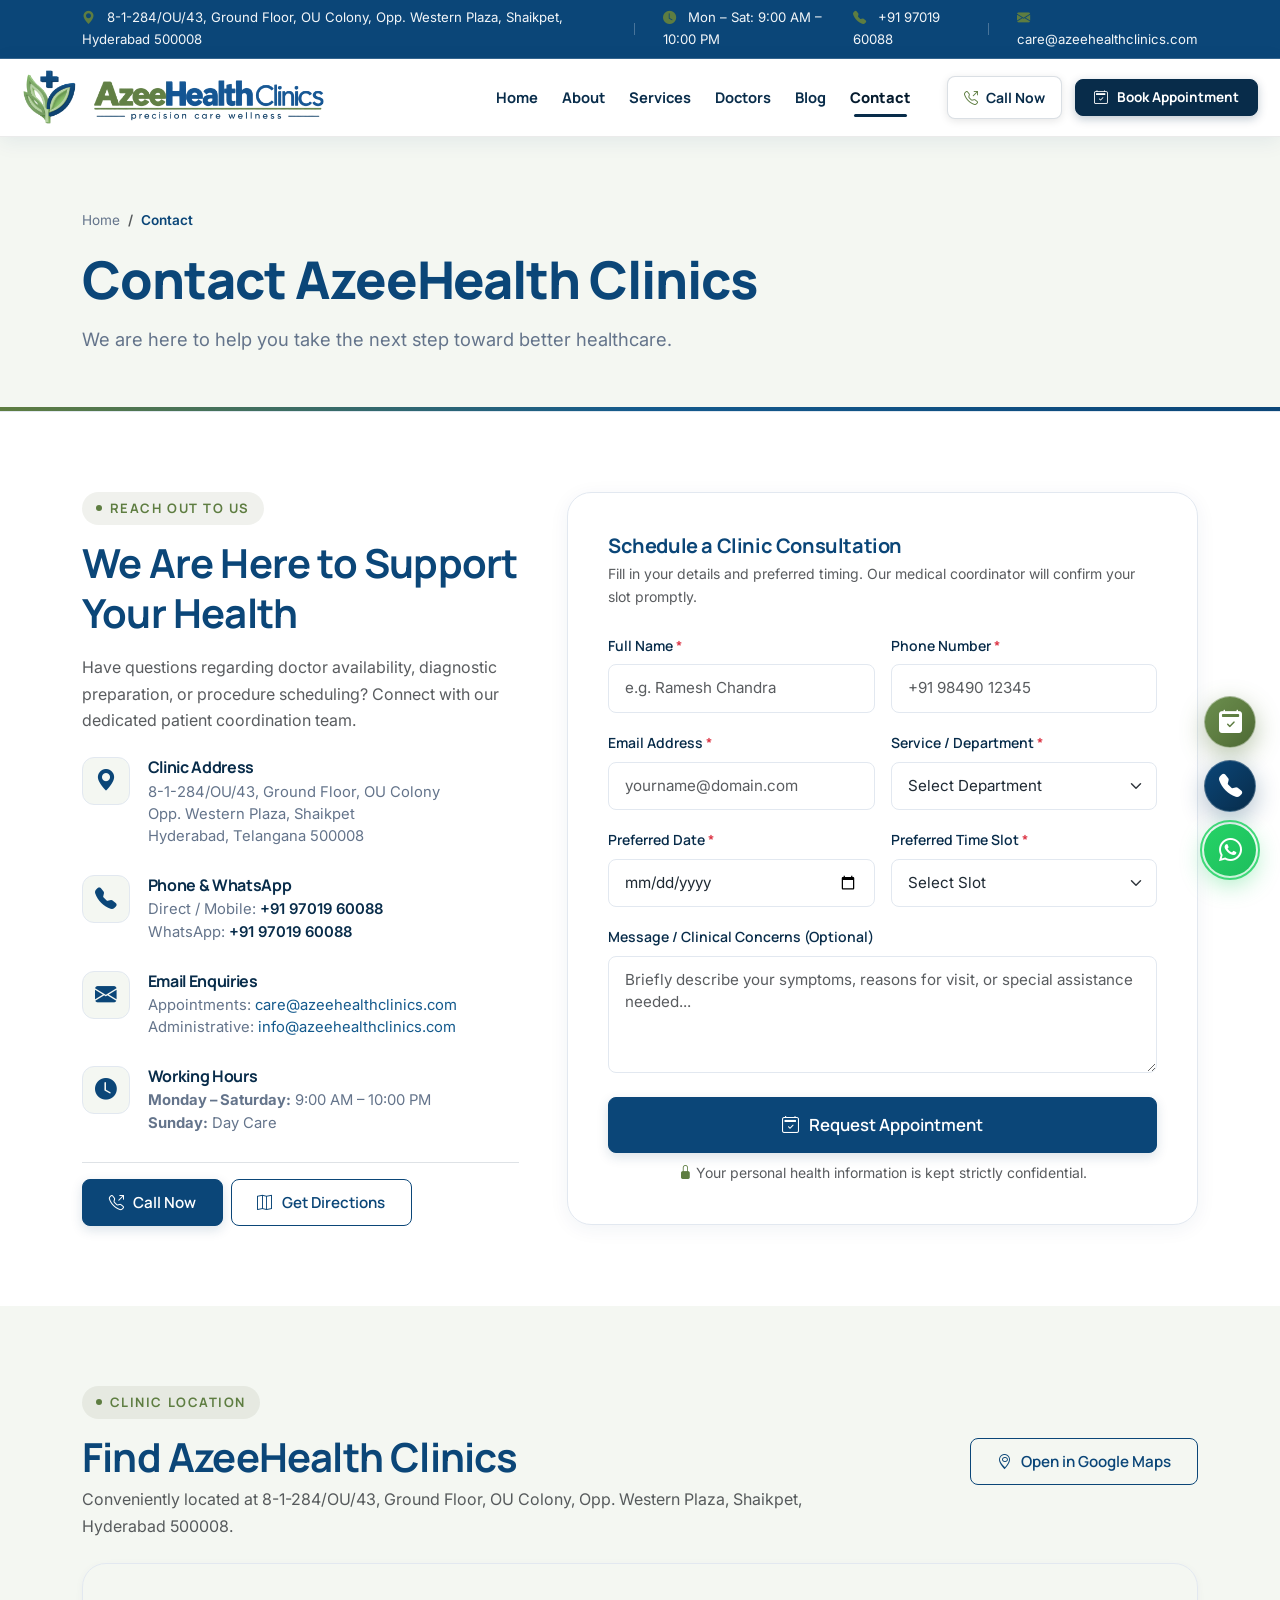
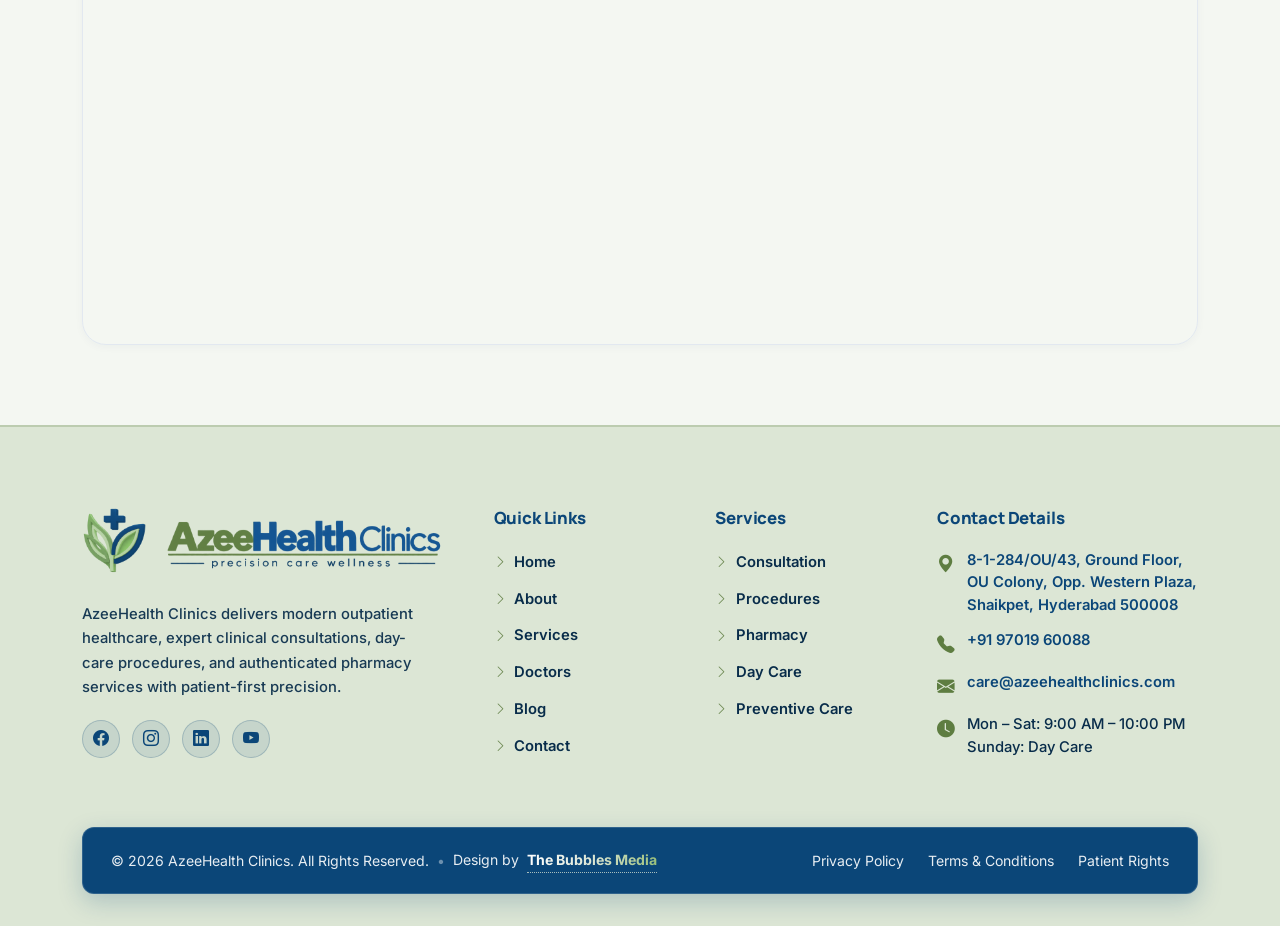
<file: contact.html>
<!DOCTYPE html>
<html lang="en">

<head>
  <meta charset="UTF-8">
  <meta name="viewport" content="width=device-width, initial-scale=1.0">
  <meta http-equiv="X-UA-Compatible" content="ie=edge">

  <title>Contact Us &amp; Appointments | AzeeHealth Clinics - Precision, Care &amp; Wellness</title>
  <meta name="title" content="Contact Us &amp; Appointments | AzeeHealth Clinics - Precision, Care &amp; Wellness">
  <meta name="description"
    content="Contact AzeeHealth Clinics in OU Colony, Shaikpet, Hyderabad. Request an appointment, call our care coordinator, or visit our clinic.">
  <meta name="keywords"
    content="Contact AzeeHealth Clinics, book clinic appointment, Hyderabad doctor clinic phone number, clinic address Shaikpet OU Colony">
  <link rel="canonical" href="https://www.azeehealthclinics.com/contact.html">

  <!-- Open Graph -->
  <meta property="og:type" content="website">
  <meta property="og:url" content="https://www.azeehealthclinics.com/contact.html">
  <meta property="og:title" content="Contact Us &amp; Appointments | AzeeHealth Clinics">
  <meta property="og:description" content="We are here to help you take the next step toward better healthcare.">
  <meta property="og:image" content="images/hero.jpg">
  <meta property="og:site_name" content="AzeeHealth Clinics">

  <link rel="icon" type="image/png" href="images/fevicon.png">
  <link rel="apple-touch-icon" href="images/fevicon.png">

  <!-- Fonts -->
  <link rel="preconnect" href="https://fonts.googleapis.com">
  <link rel="preconnect" href="https://fonts.gstatic.com" crossorigin>
  <link
    href="https://fonts.googleapis.com/css2?family=Inter:wght@300;400;500;600;700&family=Manrope:wght@500;600;700;800&display=swap"
    rel="stylesheet">

  <!-- Bootstrap 5.3.3 & Icons -->
  <link href="https://cdn.jsdelivr.net/npm/bootstrap@5.3.3/dist/css/bootstrap.min.css" rel="stylesheet"
    integrity="sha384-QWTKZyjpPEjISv5WaRU9OFeRpok6YctnYmDr5pNlyT2bRjXh0JMhjY6hW+ALEwIH" crossorigin="anonymous">
  <link rel="stylesheet" href="https://cdn.jsdelivr.net/npm/bootstrap-icons@1.11.3/font/bootstrap-icons.min.css">
  <link rel="stylesheet" href="css/style.css?v=3.5">
</head>

<body>

  <!-- ========================================================================
       TOP UTILITY BAR
       ======================================================================== -->
  <div class="top-bar d-none d-md-block">
    <div class="container d-flex justify-content-between align-items-center">
      <div class="d-flex align-items-center gap-3">
        <span><i class="bi bi-geo-alt-fill text-sage me-2"></i> 8-1-284/OU/43, Ground Floor, OU Colony, Opp. Western
          Plaza, Shaikpet, Hyderabad 500008</span>
        <span class="top-bar-divider"></span>
        <span><i class="bi bi-clock-fill text-sage me-2"></i> Mon – Sat: 9:00 AM – 10:00 PM</span>
      </div>
      <div class="d-flex align-items-center gap-3">
        <a href="tel:+919701960088"><i class="bi bi-telephone-fill text-sage me-2"></i> +91 97019 60088</a>
        <span class="top-bar-divider"></span>
        <a href="mailto:care@azeehealthclinics.com"><i class="bi bi-envelope-fill text-sage me-2"></i>
          care@azeehealthclinics.com</a>
      </div>
    </div>
  </div>

  <!-- ========================================================================
       GLOBAL HEADER & STICKY NAVBAR
       ======================================================================== -->
  <header class="site-header sticky-top">
    <nav class="navbar navbar-expand-lg navbar-custom" id="mainNavbar" aria-label="Main Navigation">
      <div class="container">
        <!-- Brand Wordmark / Official Logo -->
        <a class="navbar-brand brand-wrapper" href="index.html" aria-label="AzeeHealth Clinics Home">
          <img src="images/logo.png" alt="AzeeHealth Clinics - Precision | Care | Wellness" class="navbar-logo-img"
            width="270" height="50">
        </a>

        <!-- Mobile Right Controls: Call Button & Toggler -->
        <div class="navbar-mobile-actions d-flex align-items-center gap-2 d-lg-none ms-auto">
          <a href="tel:+919701960088" class="btn-nav-call-mobile" aria-label="Call clinic now">
            <i class="bi bi-telephone-fill"></i>
            <span>Call</span>
          </a>
          <button class="navbar-toggler" type="button" data-bs-toggle="collapse" data-bs-target="#navbarMainMenu"
            aria-controls="navbarMainMenu" aria-expanded="false" aria-label="Toggle navigation">
            <i class="bi bi-list fs-2 text-white"></i>
          </button>
        </div>

        <div class="collapse navbar-collapse" id="navbarMainMenu">
          <ul class="navbar-nav ms-auto mb-2 mb-lg-0 align-items-lg-center">
            <li class="nav-item">
              <a class="nav-link" href="index.html">Home</a>
            </li>
            <li class="nav-item">
              <a class="nav-link" href="about.html">About</a>
            </li>
            <li class="nav-item">
              <a class="nav-link" href="services.html">Services</a>
            </li>
            <li class="nav-item">
              <a class="nav-link" href="doctors.html">Doctors</a>
            </li>
            <li class="nav-item">
              <a class="nav-link" href="blog.html">Blog</a>
            </li>
            <li class="nav-item">
              <a class="nav-link active" href="contact.html">Contact</a>
            </li>
          </ul>

          <div class="nav-actions ms-lg-4">
            <a href="tel:+919701960088" class="btn-nav-call" aria-label="Call clinic now">
              <i class="bi bi-telephone-outbound text-sage"></i>
              <span>Call Now</span>
            </a>
            <a href="https://cloud.pappyjoe.com/widget/index/VjcMNQdjBThQNg1oVmANZA%3D%3D" target="_blank"
              rel="noopener noreferrer" class="btn btn-primary-navy btn-sm">
              <i class="bi bi-calendar2-check"></i>
              <span>Book Appointment</span>
            </a>
          </div>
        </div>
      </div>
    </nav>
  </header>

  <!-- ========================================================================
       PAGE HERO
       ======================================================================== -->
  <section class="page-hero">
    <div class="container">
      <nav aria-label="breadcrumb" class="breadcrumb-custom">
        <ol class="breadcrumb mb-2">
          <li class="breadcrumb-item"><a href="index.html">Home</a></li>
          <li class="breadcrumb-item active" aria-current="page">Contact</li>
        </ol>
      </nav>
      <div class="row align-items-center">
        <div class="col-lg-8">
          <h1 class="page-hero-title">Contact AzeeHealth Clinics</h1>
          <p class="page-hero-subtitle">
            We are here to help you take the next step toward better healthcare.
          </p>
        </div>
      </div>
    </div>
  </section>

  <!-- ========================================================================
       CONTACT & APPOINTMENT FORM SECTION (TWO-COLUMN)
       ======================================================================== -->
  <main id="mainContent">
    <section class="section-padding bg-white" id="contactMainSection">
      <div class="container">
        <div class="row g-5">

          <!-- LEFT COLUMN: Contact Information -->
          <div class="col-lg-5 reveal-fade-up">
            <div class="section-eyebrow">
              <span class="section-eyebrow-dot"></span>
              REACH OUT TO US
            </div>
            <h2 class="section-title">We Are Here to Support Your Health</h2>
            <p class="text-muted mb-4">
              Have questions regarding doctor availability, diagnostic preparation, or procedure scheduling? Connect
              with our dedicated patient coordination team.
            </p>

            <!-- Address Block -->
            <div class="contact-info-block">
              <div class="contact-info-icon" aria-hidden="true">
                <i class="bi bi-geo-alt-fill"></i>
              </div>
              <div>
                <h3 class="contact-info-title">Clinic Address</h3>
                <p class="contact-info-text">
                  8-1-284/OU/43, Ground Floor, OU Colony<br>
                  Opp. Western Plaza, Shaikpet<br>
                  Hyderabad, Telangana 500008
                </p>
              </div>
            </div>

            <!-- Phone Block -->
            <div class="contact-info-block">
              <div class="contact-info-icon" aria-hidden="true">
                <i class="bi bi-telephone-fill"></i>
              </div>
              <div>
                <h3 class="contact-info-title">Phone &amp; WhatsApp</h3>
                <p class="contact-info-text">
                  Direct / Mobile: <a href="tel:+919701960088" class="text-dark-navy fw-semibold">+91 97019
                    60088</a><br>
                  WhatsApp: <a
                    href="https://wa.me/919701960088?text=Hello%20Azee%20Health%20Clinics%2C%20I%20would%20like%20to%20inquire%20about%20an%20appointment"
                    target="_blank" rel="noopener noreferrer" class="text-dark-navy fw-semibold">+91 97019 60088</a>
                </p>
              </div>
            </div>

            <!-- Email Block -->
            <div class="contact-info-block">
              <div class="contact-info-icon" aria-hidden="true">
                <i class="bi bi-envelope-fill"></i>
              </div>
              <div>
                <h3 class="contact-info-title">Email Enquiries</h3>
                <p class="contact-info-text">
                  Appointments: <a href="mailto:care@azeehealthclinics.com"
                    class="text-secondary-blue">care@azeehealthclinics.com</a><br>
                  Administrative: <a href="mailto:info@azeehealthclinics.com"
                    class="text-secondary-blue">info@azeehealthclinics.com</a>
                </p>
              </div>
            </div>

            <!-- Working Hours Block -->
            <div class="contact-info-block">
              <div class="contact-info-icon" aria-hidden="true">
                <i class="bi bi-clock-fill"></i>
              </div>
              <div>
                <h3 class="contact-info-title">Working Hours</h3>
                <p class="contact-info-text">
                  <strong>Monday – Saturday:</strong> 9:00 AM – 10:00 PM<br>
                  <strong>Sunday:</strong> Day Care
                </p>
              </div>
            </div>

            <!-- Quick Action Buttons -->
            <div class="d-flex flex-wrap gap-2 mt-4 pt-3 border-top">
              <a href="tel:+919701960088" class="btn btn-primary-navy">
                <i class="bi bi-telephone-outbound"></i> Call Now
              </a>
              <a href="#clinicLocationSection" class="btn btn-outline-navy">
                <i class="bi bi-map"></i> Get Directions
              </a>
            </div>
          </div>

          <!-- RIGHT COLUMN: Appointment / Contact Form -->
          <div class="col-lg-7 reveal-fade-up delay-200">
            <div class="form-card">
              <div class="mb-4">
                <h3 class="h4 fw-bold text-navy mb-1">Schedule a Clinic Consultation</h3>
                <p class="text-muted small">
                  Fill in your details and preferred timing. Our medical coordinator will confirm your slot promptly.
                </p>
              </div>

              <!-- Success Alert Message -->
              <div class="alert alert-success d-none mb-4" id="contactSuccessAlert" role="alert" tabindex="-1">
                <div class="d-flex align-items-start gap-2">
                  <i class="bi bi-check-circle-fill fs-4 text-success flex-shrink-0"></i>
                  <div>
                    <h4 class="h6 fw-bold mb-1">Thank You! Your Request Has Been Received</h4>
                    <p class="small mb-0">
                      Thank you. Your appointment request has been received. Our team will contact you shortly to
                      confirm your scheduled consultation.
                    </p>
                  </div>
                </div>
              </div>

              <!-- Error Alert Message -->
              <div class="alert alert-danger d-none mb-4" id="contactErrorAlert" role="alert">
                <i class="bi bi-exclamation-triangle-fill me-2"></i>
                Please check the form and ensure all required fields are filled correctly.
              </div>

              <form id="appointmentContactForm" novalidate>
                <div class="row g-3">
                  <!-- Full Name -->
                  <div class="col-md-6">
                    <label for="contactFullName" class="form-label">Full Name <span class="text-danger">*</span></label>
                    <input type="text" class="form-control" id="contactFullName" placeholder="e.g. Ramesh Chandra"
                      required autocomplete="name">
                    <div class="invalid-feedback">Please provide your full name.</div>
                  </div>

                  <!-- Phone Number -->
                  <div class="col-md-6">
                    <label for="contactPhone" class="form-label">Phone Number <span class="text-danger">*</span></label>
                    <input type="tel" class="form-control" id="contactPhone" placeholder="+91 98490 12345" required
                      autocomplete="tel">
                    <div class="invalid-feedback">Please enter a valid contact phone number.</div>
                  </div>

                  <!-- Email -->
                  <div class="col-md-6">
                    <label for="contactEmail" class="form-label">Email Address <span
                        class="text-danger">*</span></label>
                    <input type="email" class="form-control" id="contactEmail" placeholder="yourname@domain.com"
                      required autocomplete="email">
                    <div class="invalid-feedback">Please enter a valid email address.</div>
                  </div>

                  <!-- Service / Department -->
                  <div class="col-md-6">
                    <label for="contactDepartment" class="form-label">Service / Department <span
                        class="text-danger">*</span></label>
                    <select class="form-select" id="contactDepartment" required>
                      <option value="" selected disabled>Select Department</option>
                      <option value="Proctology">Proctology (Piles, Fistula, Fissure)</option>
                      <option value="Medical Consultation">Medical Consultation / Physician</option>
                      <option value="Surgical Care">General &amp; Laparoscopic Surgery</option>
                      <option value="Surgical Gastroenterology">Surgical Gastroenterology</option>
                      <option value="Surgical Oncology">Surgical Oncology</option>
                      <option value="Pediatric Surgery">Pediatric Surgery</option>
                      <option value="Women's Health">Women's Health &amp; Gynecology</option>
                      <option value="Orthopaedics">Orthopaedics &amp; Joint Care</option>
                      <option value="Minor OT Procedures">Minor OT Procedures</option>
                      <option value="Pharmacy">Pharmacy &amp; Prescription Refill</option>
                      <option value="Day Care">Day Care Services</option>
                      <option value="Preventive Checkup">Health Checkup Packages</option>
                    </select>
                    <div class="invalid-feedback">Please select a healthcare department.</div>
                  </div>

                  <!-- Preferred Date -->
                  <div class="col-md-6">
                    <label for="contactDate" class="form-label">Preferred Date <span
                        class="text-danger">*</span></label>
                    <input type="date" class="form-control" id="contactDate" required>
                    <div class="invalid-feedback">Please select a preferred date.</div>
                  </div>

                  <!-- Preferred Time -->
                  <div class="col-md-6">
                    <label for="contactTime" class="form-label">Preferred Time Slot <span
                        class="text-danger">*</span></label>
                    <select class="form-select" id="contactTime" required>
                      <option value="" selected disabled>Select Slot</option>
                      <option value="Morning (09:00 AM - 12:00 PM)">Morning (09:00 AM – 12:00 PM)</option>
                      <option value="Afternoon (12:00 PM - 04:00 PM)">Afternoon (12:00 PM – 04:00 PM)</option>
                      <option value="Evening (04:00 PM - 10:00 PM)">Evening (04:00 PM – 10:00 PM)</option>
                    </select>
                    <div class="invalid-feedback">Please choose a preferred time slot.</div>
                  </div>

                  <!-- Message / Notes -->
                  <div class="col-12">
                    <label for="contactMessage" class="form-label">Message / Clinical Concerns (Optional)</label>
                    <textarea class="form-control" id="contactMessage" rows="4"
                      placeholder="Briefly describe your symptoms, reasons for visit, or special assistance needed..."></textarea>
                  </div>

                  <!-- Submit Button -->
                  <div class="col-12 mt-4">
                    <button type="submit" class="btn btn-primary-navy btn-lg w-100" id="contactSubmitBtn">
                      <i class="bi bi-calendar2-check"></i> Request Appointment
                    </button>
                    <div class="text-center text-muted small mt-2">
                      <i class="bi bi-lock-fill text-sage"></i> Your personal health information is kept strictly
                      confidential.
                    </div>
                  </div>
                </div>
              </form>
            </div>
          </div>

        </div>
      </div>
    </section>

    <!-- ======================================================================
         GOOGLE MAPS PLACEHOLDER SECTION
         ====================================================================== -->
    <section class="section-padding bg-warm-white" id="clinicLocationSection">
      <div class="container">
        <div class="row align-items-center gy-4 mb-4">
          <div class="col-md-8 reveal-fade-up">
            <div class="section-eyebrow">
              <span class="section-eyebrow-dot"></span>
              CLINIC LOCATION
            </div>
            <h2 class="section-title mb-1">Find AzeeHealth Clinics</h2>
            <p class="text-muted mb-0">
              Conveniently located at 8-1-284/OU/43, Ground Floor, OU Colony, Opp. Western Plaza, Shaikpet, Hyderabad
              500008.
            </p>
          </div>
          <div class="col-md-4 text-md-end reveal-fade-up">
            <a href="https://www.google.com/maps/search/?api=1&query=8-1-284%2FOU%2F43%2C+OU+Colony%2C+Opp.+Western+Plaza%2C+Shaikpet%2C+Hyderabad+500008"
              target="_blank" rel="noopener noreferrer" class="btn btn-outline-navy" id="mapDirectionsBtn">
              <i class="bi bi-geo-alt"></i> Open in Google Maps
            </a>
          </div>
        </div>

        <div class="map-container reveal-fade-up delay-100" id="mapEmbedWrapper">
          <!-- Styled Map Iframe / Placeholder -->
          <iframe
            src="https://www.google.com/maps?q=8-1-284%2FOU%2F43%2C+OU+Colony%2C+Opp.+Western+Plaza%2C+Shaikpet%2C+Hyderabad+500008&output=embed"
            title="AzeeHealth Clinics Location Map" loading="lazy" allowfullscreen=""
            referrerpolicy="no-referrer-when-downgrade">
          </iframe>
        </div>
      </div>
    </section>
  </main>

  <!-- ========================================================================
       GLOBAL FOOTER
       ======================================================================== -->
  <footer class="site-footer" id="siteFooter">
    <div class="container">
      <div class="row g-4 justify-content-between">
        <div class="col-lg-4">
          <a class="footer-brand d-inline-block text-decoration-none" href="index.html"
            aria-label="AzeeHealth Clinics Home">
            <div class="footer-logo-bg">
              <img src="images/logo.png" alt="AzeeHealth Clinics - Precision | Care | Wellness" class="footer-logo-img"
                width="234" height="78">
            </div>
          </a>
          <p class="text-white-50 pe-lg-4 mb-3">
            AzeeHealth Clinics delivers modern outpatient healthcare, expert clinical consultations, day-care
            procedures, and authenticated pharmacy services with patient-first precision.
          </p>
          <div class="footer-social-icons">
            <a href="https://facebook.com" class="footer-social-btn" aria-label="Facebook"><i
                class="bi bi-facebook"></i></a>
            <a href="https://instagram.com" class="footer-social-btn" aria-label="Instagram"><i
                class="bi bi-instagram"></i></a>
            <a href="https://linkedin.com" class="footer-social-btn" aria-label="LinkedIn"><i
                class="bi bi-linkedin"></i></a>
            <a href="https://youtube.com" class="footer-social-btn" aria-label="YouTube"><i
                class="bi bi-youtube"></i></a>
          </div>
        </div>

        <div class="col-6 col-lg-2">
          <h3 class="footer-heading">Quick Links</h3>
          <ul class="footer-links">
            <li><a href="index.html"><i class="bi bi-chevron-right small"></i> Home</a></li>
            <li><a href="about.html"><i class="bi bi-chevron-right small"></i> About</a></li>
            <li><a href="services.html"><i class="bi bi-chevron-right small"></i> Services</a></li>
            <li><a href="doctors.html"><i class="bi bi-chevron-right small"></i> Doctors</a></li>
            <li><a href="blog.html"><i class="bi bi-chevron-right small"></i> Blog</a></li>
            <li><a href="contact.html"><i class="bi bi-chevron-right small"></i> Contact</a></li>
          </ul>
        </div>

        <div class="col-6 col-lg-2">
          <h3 class="footer-heading">Services</h3>
          <ul class="footer-links">
            <li><a href="services.html"><i class="bi bi-chevron-right small"></i> Consultation</a></li>
            <li><a href="services.html"><i class="bi bi-chevron-right small"></i> Procedures</a></li>
            <li><a href="services.html"><i class="bi bi-chevron-right small"></i> Pharmacy</a></li>
            <li><a href="services.html"><i class="bi bi-chevron-right small"></i> Day Care</a></li>
            <li><a href="services.html"><i class="bi bi-chevron-right small"></i> Preventive Care</a></li>
          </ul>
        </div>

        <div class="col-lg-3">
          <h3 class="footer-heading">Contact Details</h3>
          <div class="footer-contact-item">
            <i class="bi bi-geo-alt-fill"></i>
            <span><a
                href="https://www.google.com/maps/search/?api=1&query=8-1-284%2FOU%2F43%2C+OU+Colony%2C+Opp.+Western+Plaza%2C+Shaikpet%2C+Hyderabad+500008"
                target="_blank" rel="noopener noreferrer">8-1-284/OU/43, Ground Floor, OU Colony, Opp. Western Plaza,
                Shaikpet, Hyderabad 500008</a></span>
          </div>
          <div class="footer-contact-item">
            <i class="bi bi-telephone-fill"></i>
            <span><a href="tel:+919701960088" class="text-white">+91 97019 60088</a></span>
          </div>
          <div class="footer-contact-item">
            <i class="bi bi-envelope-fill"></i>
            <span><a href="mailto:care@azeehealthclinics.com" class="text-white">care@azeehealthclinics.com</a></span>
          </div>
          <div class="footer-contact-item">
            <i class="bi bi-clock-fill"></i>
            <span>Mon – Sat: 9:00 AM – 10:00 PM<br>Sunday: Day Care</span>
          </div>
        </div>
      </div>

      <!-- Footer Bottom / Copyright Section -->
      <div class="footer-bottom d-flex flex-column flex-md-row justify-content-between align-items-center gap-3">
        <div class="footer-copyright-text d-flex flex-wrap align-items-center gap-2">
          <span>&copy; <span id="current-year">2026</span> AzeeHealth Clinics. All Rights Reserved.</span>
          <span class="footer-copy-separator d-none d-sm-inline">&bull;</span>
          <span class="footer-designer-credit">
            Design by <a href="https://thebubblesmedia.com/" target="_blank" rel="noopener noreferrer"
              class="bubbles-media-link" aria-label="Design by The Bubbles Media">
              <span class="bubbles-media-text">The Bubbles Media</span>
              <span class="bubbles-animation-wrap" aria-hidden="true">
                <span class="bubble b1"></span>
                <span class="bubble b2"></span>
                <span class="bubble b3"></span>
                <span class="bubble b4"></span>
                <span class="bubble b5"></span>
                <span class="bubble b6"></span>
                <span class="bubble b7"></span>
                <span class="bubble b8"></span>
              </span>
            </a>
          </span>
        </div>
        <div class="d-flex gap-4 footer-legal-links">
          <a href="contact.html">Privacy Policy</a>
          <a href="contact.html">Terms &amp; Conditions</a>
          <a href="contact.html">Patient Rights</a>
        </div>
      </div>
    </div>
  </footer>

  <!-- ========================================================================
       MODAL 1: BOOK APPOINTMENT MODAL
       ======================================================================== -->
  <div class="modal fade" id="appointmentModal" tabindex="-1" aria-labelledby="appointmentModalTitle"
    aria-hidden="true">
    <div class="modal-dialog modal-dialog-centered modal-lg">
      <div class="modal-content">
        <div class="modal-header">
          <div>
            <h2 class="modal-title h5 mb-1" id="appointmentModalTitle">Schedule an Appointment</h2>
            <div class="small text-muted">AzeeHealth Clinics &bull; Precision &bull; Care &bull; Wellness</div>
          </div>
          <button type="button" class="btn-close" data-bs-dismiss="modal" aria-label="Close"></button>
        </div>
        <div class="modal-body">
          <!-- Online Booking Widget Link Banner -->
          <div class="p-3 mb-3 rounded-3 border d-flex align-items-center justify-content-between flex-wrap gap-2"
            style="background: #F0F6FA; border-color: #C6DDEE !important;">
            <div class="d-flex align-items-center gap-2">
              <i class="bi bi-calendar2-check-fill text-primary-navy fs-5"></i>
              <div>
                <strong class="text-navy d-block" style="font-size: 0.95rem;">Instant Online Slot Booking</strong>
                <span class="text-muted small">Choose your doctor &amp; time slot directly via our live booking
                  portal</span>
              </div>
            </div>
            <a href="https://cloud.pappyjoe.com/widget/index/VjcMNQdjBThQNg1oVmANZA%3D%3D" target="_blank"
              rel="noopener noreferrer" class="btn btn-primary-navy btn-sm">
              Open Online Booking <i class="bi bi-box-arrow-up-right ms-1"></i>
            </a>
          </div>

          <div class="alert alert-success d-none" id="modalSuccessAlert" role="alert" tabindex="-1">
            <div class="d-flex align-items-center">
              <i class="bi bi-check-circle-fill fs-4 me-2"></i>
              <div>
                <strong>Appointment Request Received!</strong><br>
                Thank you. Your appointment request has been received. Our clinical coordinator will call you within 15
                minutes to confirm your preferred schedule.
              </div>
            </div>
          </div>
          <div class="alert alert-danger d-none" id="modalErrorAlert" role="alert">
            <i class="bi bi-exclamation-triangle-fill me-2"></i>
            Please fill in all mandatory fields with valid details.
          </div>

          <form id="modalAppointmentForm" novalidate>
            <div class="row g-3">
              <div class="col-md-6">
                <label for="modalPatientName" class="form-label">Full Name <span class="text-danger">*</span></label>
                <input type="text" class="form-control" id="modalPatientName" placeholder="e.g. Anand Sharma" required
                  autocomplete="name">
                <div class="invalid-feedback">Please provide patient's full name.</div>
              </div>

              <div class="col-md-6">
                <label for="modalPatientPhone" class="form-label">Phone Number <span
                    class="text-danger">*</span></label>
                <input type="tel" class="form-control" id="modalPatientPhone" placeholder="+91 98490 12345" required
                  autocomplete="tel">
                <div class="invalid-feedback">Please enter a valid phone number.</div>
              </div>

              <div class="col-md-6">
                <label for="modalPatientEmail" class="form-label">Email Address <span
                    class="text-danger">*</span></label>
                <input type="email" class="form-control" id="modalPatientEmail" placeholder="patient@example.com"
                  required autocomplete="email">
                <div class="invalid-feedback">Please provide a valid email address.</div>
              </div>

              <div class="col-md-6">
                <label for="modalAppointmentDept" class="form-label">Department / Service <span
                    class="text-danger">*</span></label>
                <select class="form-select" id="modalAppointmentDept" required>
                  <option value="" selected disabled>Select Department</option>
                  <option value="Proctology">Proctology (Piles, Fistula, Fissure, Sinus)</option>
                  <option value="General & Laparoscopic Surgery">General &amp; Laparoscopic Surgery (Hernia,
                    Gallbladder)</option>
                  <option value="Surgical Gastroenterology">Surgical Gastroenterology</option>
                  <option value="Surgical Oncology">Surgical Oncology</option>
                  <option value="Pediatric Surgery">Pediatric Surgery</option>
                  <option value="ENT (Ear, Nose & Throat)">ENT (Otitis media, Tonsillectomy)</option>
                  <option value="Urology & Kidney Care">Urology &amp; Kidney Care (Kidney Stone, Prostate Care)</option>
                  <option value="Gynaecology & Women's Health">Gynaecology &amp; Women's Health</option>
                  <option value="Orthopaedics & Joint Care">Orthopaedics &amp; Joint Care (Sports Injuries, Fractures)
                  </option>
                  <option value="Plastic & Cosmetic Surgery">Plastic &amp; Cosmetic Surgery</option>
                  <option value="Minor OT Procedures">Minor OT Procedures</option>
                  <option value="General Consultation">General Medicine &amp; Physician</option>
                  <option value="Day Care">Day Care &amp; Clinical Procedures</option>
                  <option value="Preventive Healthcare">Preventive Health Checkup</option>
                </select>
                <div class="invalid-feedback">Please choose a department.</div>
              </div>

              <div class="col-md-6">
                <label for="modalAppointmentDoctor" class="form-label">Preferred Doctor (Optional)</label>
                <select class="form-select" id="modalAppointmentDoctor">
                  <option value="Primary Doctor" selected>Primary Doctor</option>
                </select>
              </div>

              <div class="col-md-6">
                <label for="modalAppointmentDate" class="form-label">Preferred Date <span
                    class="text-danger">*</span></label>
                <input type="date" class="form-control" id="modalAppointmentDate" required>
                <div class="invalid-feedback">Please select a preferred consultation date.</div>
              </div>

              <div class="col-12">
                <label for="modalAppointmentNotes" class="form-label">Reason for Visit or Symptoms (Optional)</label>
                <textarea class="form-control" id="modalAppointmentNotes" rows="2"
                  placeholder="Briefly describe your symptoms or request..."></textarea>
              </div>
            </div>

            <div class="mt-4 d-flex justify-content-end gap-2">
              <button type="button" class="btn btn-outline-navy" data-bs-dismiss="modal">Cancel</button>
              <button type="submit" class="btn btn-primary-navy">
                <i class="bi bi-calendar-check"></i> Confirm Appointment Request
              </button>
            </div>
          </form>
        </div>
      </div>
    </div>
  </div>

  <!-- Mobile Sticky CTA & Back to Top -->
  <div class="mobile-sticky-cta" id="mobileStickyCta">
    <a href="tel:+919701960088" class="btn btn-outline-navy flex-fill btn-sm">
      <i class="bi bi-telephone-fill text-sage"></i> Call Clinic
    </a>
    <a href="https://cloud.pappyjoe.com/widget/index/VjcMNQdjBThQNg1oVmANZA%3D%3D" target="_blank"
      rel="noopener noreferrer" class="btn btn-primary-navy flex-fill btn-sm">
      <i class="bi bi-calendar2-check"></i> Book Now
    </a>
  </div>

  <!-- ========================================================================
       FLOATING QUICK ACTIONS (WHATSAPP & CALL)
       ======================================================================== -->
  <aside class="floating-contact-actions" id="floatingContactActions" aria-label="Quick contact channels">
    <a href="https://cloud.pappyjoe.com/widget/index/VjcMNQdjBThQNg1oVmANZA%3D%3D" target="_blank"
      rel="noopener noreferrer" class="floating-btn floating-book-btn" id="floatingBookBtn"
      aria-label="Book an Appointment" title="Book an Appointment">
      <i class="bi bi-calendar2-check-fill" aria-hidden="true"></i>
      <span class="floating-btn-tooltip">Book Appointment</span>
    </a>
    <a href="tel:+919701960088" class="floating-btn floating-call-btn" id="floatingCallBtn"
      aria-label="Call clinic at +91 97019 60088" title="Call +91 97019 60088">
      <i class="bi bi-telephone-fill" aria-hidden="true"></i>
      <span class="floating-btn-tooltip">Call: +91 97019 60088</span>
    </a>
    <a href="https://wa.me/919701960088?text=Hello%20Azee%20Health%20Clinics%2C%20I%20would%20like%20to%20inquire%20about%20an%20appointment"
      target="_blank" rel="noopener noreferrer" class="floating-btn floating-whatsapp-btn" id="floatingWhatsappBtn"
      aria-label="Chat with Azee Health Clinics on WhatsApp at +91 97019 60088" title="Chat on WhatsApp">
      <i class="bi bi-whatsapp" aria-hidden="true"></i>
      <span class="floating-btn-tooltip">Chat on WhatsApp</span>
      <span class="floating-pulse-ring" aria-hidden="true"></span>
    </a>
  </aside>

  <button type="button" class="back-to-top-btn" id="backToTopBtn" aria-label="Scroll back to top">
    <i class="bi bi-arrow-up"></i>
  </button>

  <script src="https://cdn.jsdelivr.net/npm/bootstrap@5.3.3/dist/js/bootstrap.bundle.min.js"
    integrity="sha384-YvpcrYf0tY3lHB60NNkmXc5s9fDVZLESaAA55NDzOxhy9GkcIdslK1eN7N6jIeHz"
    crossorigin="anonymous"></script>
  <script src="js/script.js"></script>
</body>

</html>
</file>
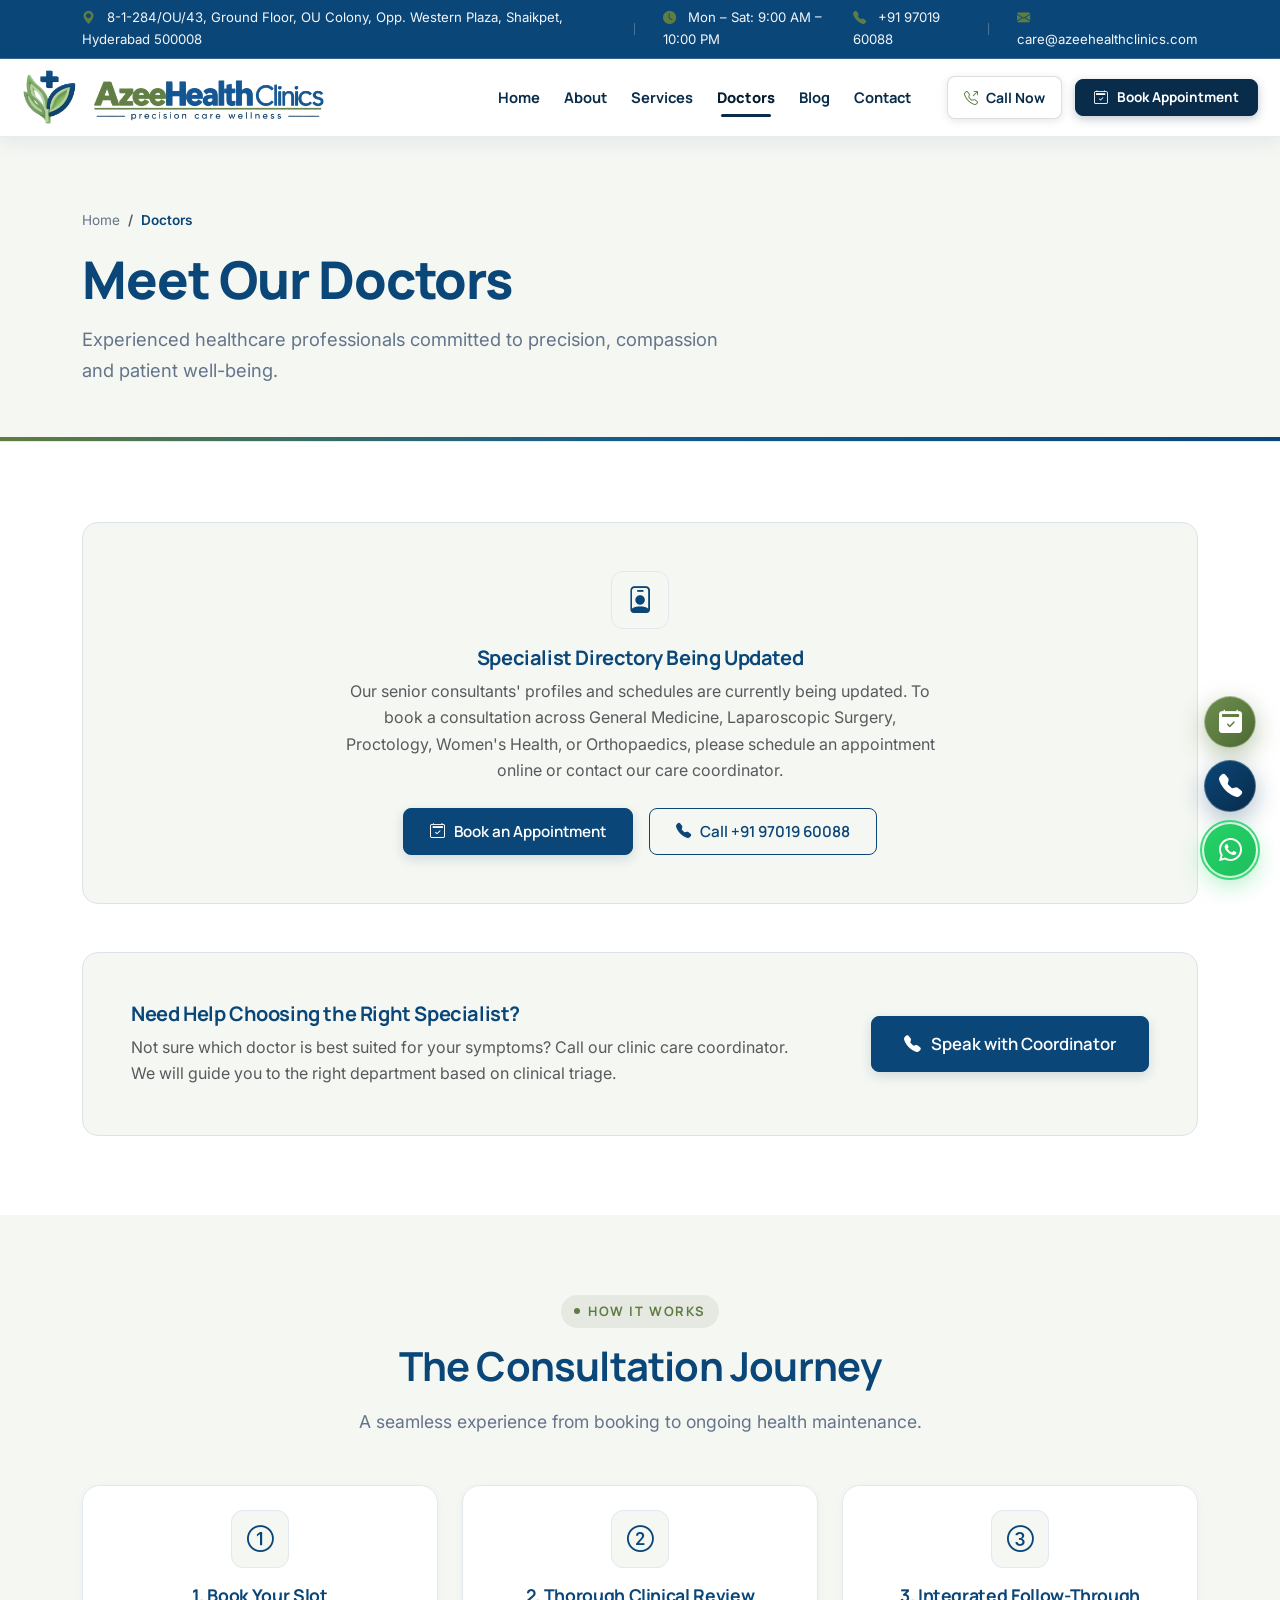
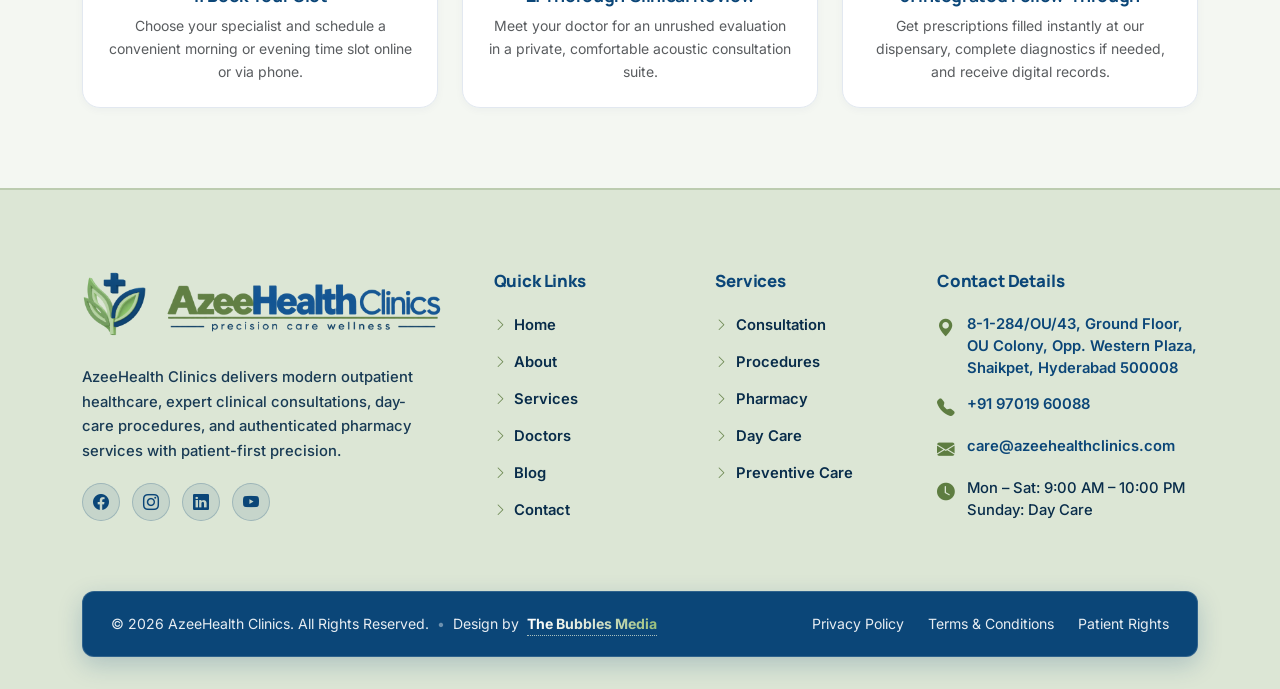
<file: doctors.html>
<!DOCTYPE html>
<html lang="en">

<head>
  <meta charset="UTF-8">
  <meta name="viewport" content="width=device-width, initial-scale=1.0">
  <meta http-equiv="X-UA-Compatible" content="ie=edge">

  <title>Our Doctors | AzeeHealth Clinics - Precision, Care &amp; Wellness</title>
  <meta name="title" content="Our Doctors | AzeeHealth Clinics - Precision, Care &amp; Wellness">
  <meta name="description"
    content="Meet the experienced doctors and medical specialists at AzeeHealth Clinics. Book an appointment with senior consultants in General Medicine, Surgery, Women's Health, and Orthopaedics.">
  <meta name="keywords"
    content="AzeeHealth doctors, Hyderabad medical specialists, general medicine, laparoscopic surgery, women's health, orthopaedics">
  <link rel="canonical" href="https://www.azeehealthclinics.com/doctors.html">

  <!-- Open Graph -->
  <meta property="og:type" content="website">
  <meta property="og:url" content="https://www.azeehealthclinics.com/doctors.html">
  <meta property="og:title" content="Our Doctors | AzeeHealth Clinics">
  <meta property="og:description"
    content="Experienced healthcare professionals committed to precision, compassion and patient well-being.">
  <meta property="og:image" content="images/hero.jpg">
  <meta property="og:site_name" content="AzeeHealth Clinics">

  <link rel="icon" type="image/png" href="images/fevicon.png">
  <link rel="apple-touch-icon" href="images/fevicon.png">

  <!-- Fonts -->
  <link rel="preconnect" href="https://fonts.googleapis.com">
  <link rel="preconnect" href="https://fonts.gstatic.com" crossorigin>
  <link
    href="https://fonts.googleapis.com/css2?family=Inter:wght@300;400;500;600;700&family=Manrope:wght@500;600;700;800&display=swap"
    rel="stylesheet">

  <!-- Bootstrap 5.3.3 & Icons -->
  <link href="https://cdn.jsdelivr.net/npm/bootstrap@5.3.3/dist/css/bootstrap.min.css" rel="stylesheet"
    integrity="sha384-QWTKZyjpPEjISv5WaRU9OFeRpok6YctnYmDr5pNlyT2bRjXh0JMhjY6hW+ALEwIH" crossorigin="anonymous">
  <link rel="stylesheet" href="https://cdn.jsdelivr.net/npm/bootstrap-icons@1.11.3/font/bootstrap-icons.min.css">
  <link rel="stylesheet" href="css/style.css?v=3.5">
</head>

<body>

  <!-- ========================================================================
       TOP UTILITY BAR
       ======================================================================== -->
  <div class="top-bar d-none d-md-block">
    <div class="container d-flex justify-content-between align-items-center">
      <div class="d-flex align-items-center gap-3">
        <span><i class="bi bi-geo-alt-fill text-sage me-2"></i> 8-1-284/OU/43, Ground Floor, OU Colony, Opp. Western
          Plaza, Shaikpet, Hyderabad 500008</span>
        <span class="top-bar-divider"></span>
        <span><i class="bi bi-clock-fill text-sage me-2"></i> Mon – Sat: 9:00 AM – 10:00 PM</span>
      </div>
      <div class="d-flex align-items-center gap-3">
        <a href="tel:+919701960088"><i class="bi bi-telephone-fill text-sage me-2"></i> +91 97019 60088</a>
        <span class="top-bar-divider"></span>
        <a href="mailto:care@azeehealthclinics.com"><i class="bi bi-envelope-fill text-sage me-2"></i>
          care@azeehealthclinics.com</a>
      </div>
    </div>
  </div>

  <!-- ========================================================================
       GLOBAL HEADER & STICKY NAVBAR
       ======================================================================== -->
  <header class="site-header sticky-top">
    <nav class="navbar navbar-expand-lg navbar-custom" id="mainNavbar" aria-label="Main Navigation">
      <div class="container">
        <!-- Brand Wordmark / Official Logo -->
        <a class="navbar-brand brand-wrapper" href="index.html" aria-label="AzeeHealth Clinics Home">
          <img src="images/logo.png" alt="AzeeHealth Clinics - Precision | Care | Wellness" class="navbar-logo-img"
            width="270" height="50">
        </a>

        <!-- Mobile Right Controls: Call Button & Toggler -->
        <div class="navbar-mobile-actions d-flex align-items-center gap-2 d-lg-none ms-auto">
          <a href="tel:+919701960088" class="btn-nav-call-mobile" aria-label="Call clinic now">
            <i class="bi bi-telephone-fill"></i>
            <span>Call</span>
          </a>
          <button class="navbar-toggler" type="button" data-bs-toggle="collapse" data-bs-target="#navbarMainMenu"
            aria-controls="navbarMainMenu" aria-expanded="false" aria-label="Toggle navigation">
            <i class="bi bi-list fs-2 text-white"></i>
          </button>
        </div>

        <div class="collapse navbar-collapse" id="navbarMainMenu">
          <ul class="navbar-nav ms-auto mb-2 mb-lg-0 align-items-lg-center">
            <li class="nav-item">
              <a class="nav-link" href="index.html">Home</a>
            </li>
            <li class="nav-item">
              <a class="nav-link" href="about.html">About</a>
            </li>
            <li class="nav-item">
              <a class="nav-link" href="services.html">Services</a>
            </li>
            <li class="nav-item">
              <a class="nav-link active" href="doctors.html">Doctors</a>
            </li>
            <li class="nav-item">
              <a class="nav-link" href="blog.html">Blog</a>
            </li>
            <li class="nav-item">
              <a class="nav-link" href="contact.html">Contact</a>
            </li>
          </ul>

          <div class="nav-actions ms-lg-4">
            <a href="tel:+919701960088" class="btn-nav-call" aria-label="Call clinic now">
              <i class="bi bi-telephone-outbound text-sage"></i>
              <span>Call Now</span>
            </a>
            <a href="https://cloud.pappyjoe.com/widget/index/VjcMNQdjBThQNg1oVmANZA%3D%3D" target="_blank"
              rel="noopener noreferrer" class="btn btn-primary-navy btn-sm">
              <i class="bi bi-calendar2-check"></i>
              <span>Book Appointment</span>
            </a>
          </div>
        </div>
      </div>
    </nav>
  </header>

  <!-- ========================================================================
       PAGE HERO
       ======================================================================== -->
  <section class="page-hero">
    <div class="container">
      <nav aria-label="breadcrumb" class="breadcrumb-custom">
        <ol class="breadcrumb mb-2">
          <li class="breadcrumb-item"><a href="index.html">Home</a></li>
          <li class="breadcrumb-item active" aria-current="page">Doctors</li>
        </ol>
      </nav>
      <div class="row align-items-center">
        <div class="col-lg-8">
          <h1 class="page-hero-title">Meet Our Doctors</h1>
          <p class="page-hero-subtitle">
            Experienced healthcare professionals committed to precision, compassion and patient well-being.
          </p>
        </div>
      </div>
    </div>
  </section>

  <!-- ========================================================================
       DOCTOR DIRECTORY WITH JAVASCRIPT FILTERING
       ======================================================================== -->
  <main id="mainContent">
    <section class="section-padding bg-white" id="doctorDirectorySection">
      <div class="container">

        <!-- Doctor Profiles Temporarily Hidden - To Be Added Later -->
        <div class="text-center py-5 px-4 bg-warm-white rounded-4 border reveal-fade-up mb-4">
          <div class="card-icon-box mx-auto mb-3"><i class="bi bi-person-badge"></i></div>
          <h2 class="h4 fw-bold text-navy mb-2">Specialist Directory Being Updated</h2>
          <p class="text-muted mx-auto mb-4" style="max-width: 600px;">
            Our senior consultants' profiles and schedules are currently being updated. To book a consultation across
            General Medicine, Laparoscopic Surgery, Proctology, Women's Health, or Orthopaedics, please schedule an
            appointment online or contact our care coordinator.
          </p>
          <div class="d-flex flex-wrap justify-content-center gap-3">
            <a href="https://cloud.pappyjoe.com/widget/index/VjcMNQdjBThQNg1oVmANZA%3D%3D" target="_blank"
              rel="noopener noreferrer" class="btn btn-primary-navy">
              <i class="bi bi-calendar2-check"></i> Book an Appointment
            </a>
            <a href="tel:+919701960088" class="btn btn-outline-navy">
              <i class="bi bi-telephone-fill"></i> Call +91 97019 60088
            </a>
          </div>
        </div>

        <!--
        <div class="filter-tabs reveal-fade-up" role="group" aria-label="Doctor Specialty Filter">
          <button type="button" class="filter-btn active" data-filter="all">All Specialties</button>
          <button type="button" class="filter-btn" data-filter="general-medicine">General Medicine</button>
          <button type="button" class="filter-btn" data-filter="surgery">Surgery</button>
          <button type="button" class="filter-btn" data-filter="womens-health">Women's Health</button>
          <button type="button" class="filter-btn" data-filter="orthopaedics">Orthopaedics</button>
          <button type="button" class="filter-btn" data-filter="specialists">Specialists</button>
        </div>

        <div class="row g-4" id="doctorGridContainer">

          <div class="col-md-6 col-lg-3 doctor-item-col" data-category="general-medicine">
            <article class="doctor-card">
              <div class="doctor-card-media">
                <img src="images/doctors/dr-ananya-rao.jpg" alt="Dr. Ananya Rao - Consultant Physician" loading="lazy">
                <span class="doctor-specialty-badge">General Medicine</span>
              </div>
              <div class="doctor-card-body">
                <h2 class="doctor-name h5 mb-1">Dr. Ananya Rao</h2>
                <div class="small fw-semibold text-muted mb-2">MBBS, MD (General Medicine)</div>
                <div class="doctor-exp-meta">
                  <i class="bi bi-award-fill"></i> 12+ Years Experience
                </div>
                <p class="doctor-bio-short">
                  Consultant Physician specializing in adult internal medicine, diabetes management, hypertension, and
                  personalized preventive healthcare.
                </p>
                <div class="doctor-card-footer">
                  <button type="button" class="btn btn-outline-navy btn-sm flex-fill" data-bs-toggle="modal"
                    data-bs-target="#doctorProfileModal" data-doctor-id="dr-ananya-rao">
                    View Profile
                  </button>
                  <a href="https://cloud.pappyjoe.com/widget/index/VjcMNQdjBThQNg1oVmANZA%3D%3D" target="_blank"
                    rel="noopener noreferrer" class="btn btn-primary-navy btn-sm"
                    aria-label="Book with Dr. Ananya Rao" title="Book with Dr. Ananya Rao">
                    <i class="bi bi-calendar-check"></i>
                  </a>
                </div>
              </div>
            </article>
          </div>

          <div class="col-md-6 col-lg-3 doctor-item-col" data-category="surgery">
            <article class="doctor-card">
              <div class="doctor-card-media">
                <img src="images/doctors/dr-rahul-varma.jpg" alt="Dr. Rahul Varma - Laparoscopic Surgeon"
                  loading="lazy">
                <span class="doctor-specialty-badge">General &amp; Laparoscopic Surgery</span>
              </div>
              <div class="doctor-card-body">
                <h2 class="doctor-name h5 mb-1">Dr. Rahul Varma</h2>
                <div class="small fw-semibold text-muted mb-2">MBBS, MS (General Surgery), FMAS</div>
                <div class="doctor-exp-meta">
                  <i class="bi bi-award-fill"></i> 15+ Years Experience
                </div>
                <p class="doctor-bio-short">
                  Senior Surgeon performing minimally invasive laparoscopic procedures, day-care minor surgery,
                  gallbladder and hernia repairs.
                </p>
                <div class="doctor-card-footer">
                  <button type="button" class="btn btn-outline-navy btn-sm flex-fill" data-bs-toggle="modal"
                    data-bs-target="#doctorProfileModal" data-doctor-id="dr-rahul-varma">
                    View Profile
                  </button>
                  <a href="https://cloud.pappyjoe.com/widget/index/VjcMNQdjBThQNg1oVmANZA%3D%3D" target="_blank"
                    rel="noopener noreferrer" class="btn btn-primary-navy btn-sm"
                    aria-label="Book with Dr. Rahul Varma" title="Book with Dr. Rahul Varma">
                    <i class="bi bi-calendar-check"></i>
                  </a>
                </div>
              </div>
            </article>
          </div>

          <div class="col-md-6 col-lg-3 doctor-item-col" data-category="womens-health">
            <article class="doctor-card">
              <div class="doctor-card-media">
                <img src="images/doctors/dr-priya-sharma.jpg" alt="Dr. Priya Sharma - Women's Health Specialist"
                  loading="lazy">
                <span class="doctor-specialty-badge">Women's Health</span>
              </div>
              <div class="doctor-card-body">
                <h2 class="doctor-name h5 mb-1">Dr. Priya Sharma</h2>
                <div class="small fw-semibold text-muted mb-2">MBBS, MS (OBG)</div>
                <div class="doctor-exp-meta">
                  <i class="bi bi-award-fill"></i> 11+ Years Experience
                </div>
                <p class="doctor-bio-short">
                  Dedicated Gynecologist offering comprehensive women's health screening, maternal care, hormonal
                  wellness, and PCOS therapy.
                </p>
                <div class="doctor-card-footer">
                  <button type="button" class="btn btn-outline-navy btn-sm flex-fill" data-bs-toggle="modal"
                    data-bs-target="#doctorProfileModal" data-doctor-id="dr-priya-sharma">
                    View Profile
                  </button>
                  <a href="https://cloud.pappyjoe.com/widget/index/VjcMNQdjBThQNg1oVmANZA%3D%3D" target="_blank"
                    rel="noopener noreferrer" class="btn btn-primary-navy btn-sm"
                    aria-label="Book with Dr. Priya Sharma" title="Book with Dr. Priya Sharma">
                    <i class="bi bi-calendar-check"></i>
                  </a>
                </div>
              </div>
            </article>
          </div>

          <div class="col-md-6 col-lg-3 doctor-item-col" data-category="orthopaedics">
            <article class="doctor-card">
              <div class="doctor-card-media">
                <img src="images/doctors/dr-arjun-reddy.jpg" alt="Dr. Arjun Reddy - Orthopaedic Specialist"
                  loading="lazy">
                <span class="doctor-specialty-badge">Orthopaedics</span>
              </div>
              <div class="doctor-card-body">
                <h2 class="doctor-name h5 mb-1">Dr. Arjun Reddy</h2>
                <div class="small fw-semibold text-muted mb-2">MBBS, MS (Orthopaedics)</div>
                <div class="doctor-exp-meta">
                  <i class="bi bi-award-fill"></i> 14+ Years Experience
                </div>
                <p class="doctor-bio-short">
                  Senior Orthopaedic Consultant specializing in joint pain management, sports injury rehabilitation,
                  spine health, and arthritis therapy.
                </p>
                <div class="doctor-card-footer">
                  <button type="button" class="btn btn-outline-navy btn-sm flex-fill" data-bs-toggle="modal"
                    data-bs-target="#doctorProfileModal" data-doctor-id="dr-arjun-reddy">
                    View Profile
                  </button>
                  <a href="https://cloud.pappyjoe.com/widget/index/VjcMNQdjBThQNg1oVmANZA%3D%3D" target="_blank"
                    rel="noopener noreferrer" class="btn btn-primary-navy btn-sm"
                    aria-label="Book with Dr. Arjun Reddy" title="Book with Dr. Arjun Reddy">
                    <i class="bi bi-calendar-check"></i>
                  </a>
                </div>
              </div>
            </article>
          </div>

        </div>
        -->

        <!-- Appointment Info Banner -->
        <div class="mt-5 p-4 p-md-5 bg-warm-white rounded-4 border reveal-fade-up">
          <div class="row align-items-center gy-4">
            <div class="col-lg-8">
              <h3 class="h4 fw-bold text-navy mb-2">Need Help Choosing the Right Specialist?</h3>
              <p class="text-muted mb-0">
                Not sure which doctor is best suited for your symptoms? Call our clinic care coordinator. We will guide
                you to the right department based on clinical triage.
              </p>
            </div>
            <div class="col-lg-4 text-lg-end">
              <a href="tel:+919701960088" class="btn btn-primary-navy btn-lg">
                <i class="bi bi-telephone-fill"></i> Speak with Coordinator
              </a>
            </div>
          </div>
        </div>

      </div>
    </section>

    <!-- Consultation Process -->
    <section class="section-padding bg-warm-white" id="doctorProcessSection">
      <div class="container">
        <div class="text-center mb-5 reveal-fade-up">
          <div class="section-eyebrow">
            <span class="section-eyebrow-dot"></span>
            HOW IT WORKS
          </div>
          <h2 class="section-title">The Consultation Journey</h2>
          <p class="section-subtitle">A seamless experience from booking to ongoing health maintenance.</p>
        </div>

        <div class="row g-4">
          <div class="col-md-4 reveal-fade-up delay-100">
            <div class="custom-card bg-white h-100 text-center p-4">
              <div class="card-icon-box mx-auto mb-3"><i class="bi bi-1-circle"></i></div>
              <h3 class="h5 fw-bold text-navy mb-2">1. Book Your Slot</h3>
              <p class="text-muted small mb-0">Choose your specialist and schedule a convenient morning or evening time
                slot online or via phone.</p>
            </div>
          </div>
          <div class="col-md-4 reveal-fade-up delay-200">
            <div class="custom-card bg-white h-100 text-center p-4">
              <div class="card-icon-box mx-auto mb-3"><i class="bi bi-2-circle"></i></div>
              <h3 class="h5 fw-bold text-navy mb-2">2. Thorough Clinical Review</h3>
              <p class="text-muted small mb-0">Meet your doctor for an unrushed evaluation in a private, comfortable
                acoustic consultation suite.</p>
            </div>
          </div>
          <div class="col-md-4 reveal-fade-up delay-300">
            <div class="custom-card bg-white h-100 text-center p-4">
              <div class="card-icon-box mx-auto mb-3"><i class="bi bi-3-circle"></i></div>
              <h3 class="h5 fw-bold text-navy mb-2">3. Integrated Follow-Through</h3>
              <p class="text-muted small mb-0">Get prescriptions filled instantly at our dispensary, complete
                diagnostics if needed, and receive digital records.</p>
            </div>
          </div>
        </div>
      </div>
    </section>
  </main>

  <!-- ========================================================================
       GLOBAL FOOTER
       ======================================================================== -->
  <footer class="site-footer" id="siteFooter">
    <div class="container">
      <div class="row g-4 justify-content-between">
        <div class="col-lg-4">
          <a class="footer-brand d-inline-block text-decoration-none" href="index.html"
            aria-label="AzeeHealth Clinics Home">
            <div class="footer-logo-bg">
              <img src="images/logo.png" alt="AzeeHealth Clinics - Precision | Care | Wellness" class="footer-logo-img"
                width="234" height="78">
            </div>
          </a>
          <p class="text-white-50 pe-lg-4 mb-3">
            AzeeHealth Clinics delivers modern outpatient healthcare, expert clinical consultations, day-care
            procedures, and authenticated pharmacy services with patient-first precision.
          </p>
          <div class="footer-social-icons">
            <a href="https://facebook.com" class="footer-social-btn" aria-label="Facebook"><i
                class="bi bi-facebook"></i></a>
            <a href="https://instagram.com" class="footer-social-btn" aria-label="Instagram"><i
                class="bi bi-instagram"></i></a>
            <a href="https://linkedin.com" class="footer-social-btn" aria-label="LinkedIn"><i
                class="bi bi-linkedin"></i></a>
            <a href="https://youtube.com" class="footer-social-btn" aria-label="YouTube"><i
                class="bi bi-youtube"></i></a>
          </div>
        </div>

        <div class="col-6 col-lg-2">
          <h3 class="footer-heading">Quick Links</h3>
          <ul class="footer-links">
            <li><a href="index.html"><i class="bi bi-chevron-right small"></i> Home</a></li>
            <li><a href="about.html"><i class="bi bi-chevron-right small"></i> About</a></li>
            <li><a href="services.html"><i class="bi bi-chevron-right small"></i> Services</a></li>
            <li><a href="doctors.html"><i class="bi bi-chevron-right small"></i> Doctors</a></li>
            <li><a href="blog.html"><i class="bi bi-chevron-right small"></i> Blog</a></li>
            <li><a href="contact.html"><i class="bi bi-chevron-right small"></i> Contact</a></li>
          </ul>
        </div>

        <div class="col-6 col-lg-2">
          <h3 class="footer-heading">Services</h3>
          <ul class="footer-links">
            <li><a href="services.html"><i class="bi bi-chevron-right small"></i> Consultation</a></li>
            <li><a href="services.html"><i class="bi bi-chevron-right small"></i> Procedures</a></li>
            <li><a href="services.html"><i class="bi bi-chevron-right small"></i> Pharmacy</a></li>
            <li><a href="services.html"><i class="bi bi-chevron-right small"></i> Day Care</a></li>
            <li><a href="services.html"><i class="bi bi-chevron-right small"></i> Preventive Care</a></li>
          </ul>
        </div>

        <div class="col-lg-3">
          <h3 class="footer-heading">Contact Details</h3>
          <div class="footer-contact-item">
            <i class="bi bi-geo-alt-fill"></i>
            <span><a
                href="https://www.google.com/maps/search/?api=1&query=8-1-284%2FOU%2F43%2C+OU+Colony%2C+Opp.+Western+Plaza%2C+Shaikpet%2C+Hyderabad+500008"
                target="_blank" rel="noopener noreferrer">8-1-284/OU/43, Ground Floor, OU Colony, Opp. Western Plaza,
                Shaikpet, Hyderabad 500008</a></span>
          </div>
          <div class="footer-contact-item">
            <i class="bi bi-telephone-fill"></i>
            <span><a href="tel:+919701960088" class="text-white">+91 97019 60088</a></span>
          </div>
          <div class="footer-contact-item">
            <i class="bi bi-envelope-fill"></i>
            <span><a href="mailto:care@azeehealthclinics.com" class="text-white">care@azeehealthclinics.com</a></span>
          </div>
          <div class="footer-contact-item">
            <i class="bi bi-clock-fill"></i>
            <span>Mon – Sat: 9:00 AM – 10:00 PM<br>Sunday: Day Care</span>
          </div>
        </div>
      </div>

      <!-- Footer Bottom / Copyright Section -->
      <div class="footer-bottom d-flex flex-column flex-md-row justify-content-between align-items-center gap-3">
        <div class="footer-copyright-text d-flex flex-wrap align-items-center gap-2">
          <span>&copy; <span id="current-year">2026</span> AzeeHealth Clinics. All Rights Reserved.</span>
          <span class="footer-copy-separator d-none d-sm-inline">&bull;</span>
          <span class="footer-designer-credit">
            Design by <a href="https://thebubblesmedia.com/" target="_blank" rel="noopener noreferrer"
              class="bubbles-media-link" aria-label="Design by The Bubbles Media">
              <span class="bubbles-media-text">The Bubbles Media</span>
              <span class="bubbles-animation-wrap" aria-hidden="true">
                <span class="bubble b1"></span>
                <span class="bubble b2"></span>
                <span class="bubble b3"></span>
                <span class="bubble b4"></span>
                <span class="bubble b5"></span>
                <span class="bubble b6"></span>
                <span class="bubble b7"></span>
                <span class="bubble b8"></span>
              </span>
            </a>
          </span>
        </div>
        <div class="d-flex gap-4 footer-legal-links">
          <a href="contact.html">Privacy Policy</a>
          <a href="contact.html">Terms &amp; Conditions</a>
          <a href="contact.html">Patient Rights</a>
        </div>
      </div>
    </div>
  </footer>

  <!-- ========================================================================
       MODAL 1: BOOK APPOINTMENT MODAL
       ======================================================================== -->
  <div class="modal fade" id="appointmentModal" tabindex="-1" aria-labelledby="appointmentModalTitle"
    aria-hidden="true">
    <div class="modal-dialog modal-dialog-centered modal-lg">
      <div class="modal-content">
        <div class="modal-header">
          <div>
            <h2 class="modal-title h5 mb-1" id="appointmentModalTitle">Schedule an Appointment</h2>
            <div class="small text-muted">AzeeHealth Clinics &bull; Precision &bull; Care &bull; Wellness</div>
          </div>
          <button type="button" class="btn-close" data-bs-dismiss="modal" aria-label="Close"></button>
        </div>
        <div class="modal-body">
          <!-- Online Booking Widget Link Banner -->
          <div class="p-3 mb-3 rounded-3 border d-flex align-items-center justify-content-between flex-wrap gap-2"
            style="background: #F0F6FA; border-color: #C6DDEE !important;">
            <div class="d-flex align-items-center gap-2">
              <i class="bi bi-calendar2-check-fill text-primary-navy fs-5"></i>
              <div>
                <strong class="text-navy d-block" style="font-size: 0.95rem;">Instant Online Slot Booking</strong>
                <span class="text-muted small">Choose your doctor &amp; time slot directly via our live booking
                  portal</span>
              </div>
            </div>
            <a href="https://cloud.pappyjoe.com/widget/index/VjcMNQdjBThQNg1oVmANZA%3D%3D" target="_blank"
              rel="noopener noreferrer" class="btn btn-primary-navy btn-sm">
              Open Online Booking <i class="bi bi-box-arrow-up-right ms-1"></i>
            </a>
          </div>

          <div class="alert alert-success d-none" id="modalSuccessAlert" role="alert" tabindex="-1">
            <div class="d-flex align-items-center">
              <i class="bi bi-check-circle-fill fs-4 me-2"></i>
              <div>
                <strong>Appointment Request Received!</strong><br>
                Thank you. Your appointment request has been received. Our clinical coordinator will call you within 15
                minutes to confirm your preferred schedule.
              </div>
            </div>
          </div>
          <div class="alert alert-danger d-none" id="modalErrorAlert" role="alert">
            <i class="bi bi-exclamation-triangle-fill me-2"></i>
            Please fill in all mandatory fields with valid details.
          </div>

          <form id="modalAppointmentForm" novalidate>
            <div class="row g-3">
              <div class="col-md-6">
                <label for="modalPatientName" class="form-label">Full Name <span class="text-danger">*</span></label>
                <input type="text" class="form-control" id="modalPatientName" placeholder="e.g. Anand Sharma" required
                  autocomplete="name">
                <div class="invalid-feedback">Please provide patient's full name.</div>
              </div>

              <div class="col-md-6">
                <label for="modalPatientPhone" class="form-label">Phone Number <span
                    class="text-danger">*</span></label>
                <input type="tel" class="form-control" id="modalPatientPhone" placeholder="+91 98490 12345" required
                  autocomplete="tel">
                <div class="invalid-feedback">Please enter a valid phone number.</div>
              </div>

              <div class="col-md-6">
                <label for="modalPatientEmail" class="form-label">Email Address <span
                    class="text-danger">*</span></label>
                <input type="email" class="form-control" id="modalPatientEmail" placeholder="patient@example.com"
                  required autocomplete="email">
                <div class="invalid-feedback">Please provide a valid email address.</div>
              </div>

              <div class="col-md-6">
                <label for="modalAppointmentDept" class="form-label">Department / Service <span
                    class="text-danger">*</span></label>
                <select class="form-select" id="modalAppointmentDept" required>
                  <option value="" selected disabled>Select Department</option>
                  <option value="Proctology">Proctology (Piles, Fistula, Fissure, Sinus)</option>
                  <option value="General & Laparoscopic Surgery">General &amp; Laparoscopic Surgery (Hernia,
                    Gallbladder)</option>
                  <option value="Surgical Gastroenterology">Surgical Gastroenterology</option>
                  <option value="Surgical Oncology">Surgical Oncology</option>
                  <option value="Pediatric Surgery">Pediatric Surgery</option>
                  <option value="ENT (Ear, Nose & Throat)">ENT (Otitis media, Tonsillectomy)</option>
                  <option value="Urology & Kidney Care">Urology &amp; Kidney Care (Kidney Stone, Prostate Care)</option>
                  <option value="Gynaecology & Women's Health">Gynaecology &amp; Women's Health</option>
                  <option value="Orthopaedics & Joint Care">Orthopaedics &amp; Joint Care (Sports Injuries, Fractures)
                  </option>
                  <option value="Plastic & Cosmetic Surgery">Plastic &amp; Cosmetic Surgery</option>
                  <option value="Minor OT Procedures">Minor OT Procedures</option>
                  <option value="General Consultation">General Medicine &amp; Physician</option>
                  <option value="Day Care">Day Care &amp; Clinical Procedures</option>
                  <option value="Preventive Healthcare">Preventive Health Checkup</option>
                </select>
                <div class="invalid-feedback">Please choose a department.</div>
              </div>

              <div class="col-md-6">
                <label for="modalAppointmentDoctor" class="form-label">Preferred Doctor (Optional)</label>
                <select class="form-select" id="modalAppointmentDoctor">
                  <option value="Primary Doctor" selected>Primary Doctor</option>
                </select>
              </div>

              <div class="col-md-6">
                <label for="modalAppointmentDate" class="form-label">Preferred Date <span
                    class="text-danger">*</span></label>
                <input type="date" class="form-control" id="modalAppointmentDate" required>
                <div class="invalid-feedback">Please select a preferred consultation date.</div>
              </div>

              <div class="col-12">
                <label for="modalAppointmentNotes" class="form-label">Reason for Visit or Symptoms (Optional)</label>
                <textarea class="form-control" id="modalAppointmentNotes" rows="2"
                  placeholder="Briefly describe your symptoms or request..."></textarea>
              </div>
            </div>

            <div class="mt-4 d-flex justify-content-end gap-2">
              <button type="button" class="btn btn-outline-navy" data-bs-dismiss="modal">Cancel</button>
              <button type="submit" class="btn btn-primary-navy">
                <i class="bi bi-calendar-check"></i> Confirm Appointment Request
              </button>
            </div>
          </form>
        </div>
      </div>
    </div>
  </div>

  <!-- ========================================================================
       MODAL 2: DOCTOR PROFILE MODAL
       ======================================================================== -->
  <div class="modal fade" id="doctorProfileModal" tabindex="-1" aria-labelledby="modalDocName" aria-hidden="true">
    <div class="modal-dialog modal-dialog-centered modal-lg">
      <div class="modal-content">
        <div class="modal-header">
          <h2 class="modal-title h5 mb-0">Doctor Profile</h2>
          <button type="button" class="btn-close" data-bs-dismiss="modal" aria-label="Close"></button>
        </div>
        <div class="modal-body">
          <div class="row g-4 align-items-center">
            <div class="col-md-5 text-center">
              <img id="modalDocImg" src="images/doctors/dr-ananya-rao.jpg" alt="Doctor Profile"
                class="doctor-modal-img shadow-sm mb-3">
              <span id="modalDocExp" class="badge bg-light-sage text-dark-navy p-2 px-3 fw-semibold rounded-pill">12+
                Years Experience</span>
            </div>
            <div class="col-md-7">
              <h3 class="h4 fw-bold text-navy mb-1" id="modalDocName">Dr. Name</h3>
              <div class="text-sage fw-semibold mb-2" id="modalDocSpecialty">Specialty</div>
              <div class="small text-muted mb-3" id="modalDocQual">Qualifications</div>

              <h4 class="h6 text-navy text-uppercase fw-bold mb-2">About the Doctor</h4>
              <p class="small text-muted mb-3" id="modalDocAbout">About details...</p>

              <h4 class="h6 text-navy text-uppercase fw-bold mb-2">Areas of Expertise</h4>
              <div id="modalDocExpertise" class="mb-3"></div>

              <div class="p-2 bg-warm-white rounded-2 border border-light">
                <div class="small fw-bold text-navy"><i class="bi bi-clock me-1 text-sage"></i> Consultation Hours:
                </div>
                <div class="small text-muted" id="modalDocSchedule">Schedule info</div>
              </div>
            </div>
          </div>
        </div>
        <div class="modal-footer justify-content-between">
          <button type="button" class="btn btn-outline-navy" data-bs-dismiss="modal">Close</button>
          <a href="https://cloud.pappyjoe.com/widget/index/VjcMNQdjBThQNg1oVmANZA%3D%3D" target="_blank"
            rel="noopener noreferrer" class="btn btn-primary-navy" id="modalDocBookBtn">
            <i class="bi bi-calendar-check"></i> Book Appointment with Doctor
          </a>
        </div>
      </div>
    </div>
  </div>

  <!-- Mobile Sticky CTA & Back to Top -->
  <div class="mobile-sticky-cta" id="mobileStickyCta">
    <a href="tel:+919701960088" class="btn btn-outline-navy flex-fill btn-sm">
      <i class="bi bi-telephone-fill text-sage"></i> Call Clinic
    </a>
    <a href="https://cloud.pappyjoe.com/widget/index/VjcMNQdjBThQNg1oVmANZA%3D%3D" target="_blank"
      rel="noopener noreferrer" class="btn btn-primary-navy flex-fill btn-sm">
      <i class="bi bi-calendar2-check"></i> Book Now
    </a>
  </div>

  <!-- ========================================================================
       FLOATING QUICK ACTIONS (WHATSAPP & CALL)
       ======================================================================== -->
  <aside class="floating-contact-actions" id="floatingContactActions" aria-label="Quick contact channels">
    <a href="https://cloud.pappyjoe.com/widget/index/VjcMNQdjBThQNg1oVmANZA%3D%3D" target="_blank"
      rel="noopener noreferrer" class="floating-btn floating-book-btn" id="floatingBookBtn"
      aria-label="Book an Appointment" title="Book an Appointment">
      <i class="bi bi-calendar2-check-fill" aria-hidden="true"></i>
      <span class="floating-btn-tooltip">Book Appointment</span>
    </a>
    <a href="tel:+919701960088" class="floating-btn floating-call-btn" id="floatingCallBtn"
      aria-label="Call clinic at +91 97019 60088" title="Call +91 97019 60088">
      <i class="bi bi-telephone-fill" aria-hidden="true"></i>
      <span class="floating-btn-tooltip">Call: +91 97019 60088</span>
    </a>
    <a href="https://wa.me/919701960088?text=Hello%20Azee%20Health%20Clinics%2C%20I%20would%20like%20to%20inquire%20about%20an%20appointment"
      target="_blank" rel="noopener noreferrer" class="floating-btn floating-whatsapp-btn" id="floatingWhatsappBtn"
      aria-label="Chat with Azee Health Clinics on WhatsApp at +91 97019 60088" title="Chat on WhatsApp">
      <i class="bi bi-whatsapp" aria-hidden="true"></i>
      <span class="floating-btn-tooltip">Chat on WhatsApp</span>
      <span class="floating-pulse-ring" aria-hidden="true"></span>
    </a>
  </aside>

  <button type="button" class="back-to-top-btn" id="backToTopBtn" aria-label="Scroll back to top">
    <i class="bi bi-arrow-up"></i>
  </button>

  <script src="https://cdn.jsdelivr.net/npm/bootstrap@5.3.3/dist/js/bootstrap.bundle.min.js"
    integrity="sha384-YvpcrYf0tY3lHB60NNkmXc5s9fDVZLESaAA55NDzOxhy9GkcIdslK1eN7N6jIeHz"
    crossorigin="anonymous"></script>
  <script src="js/script.js"></script>
</body>

</html>
</file>
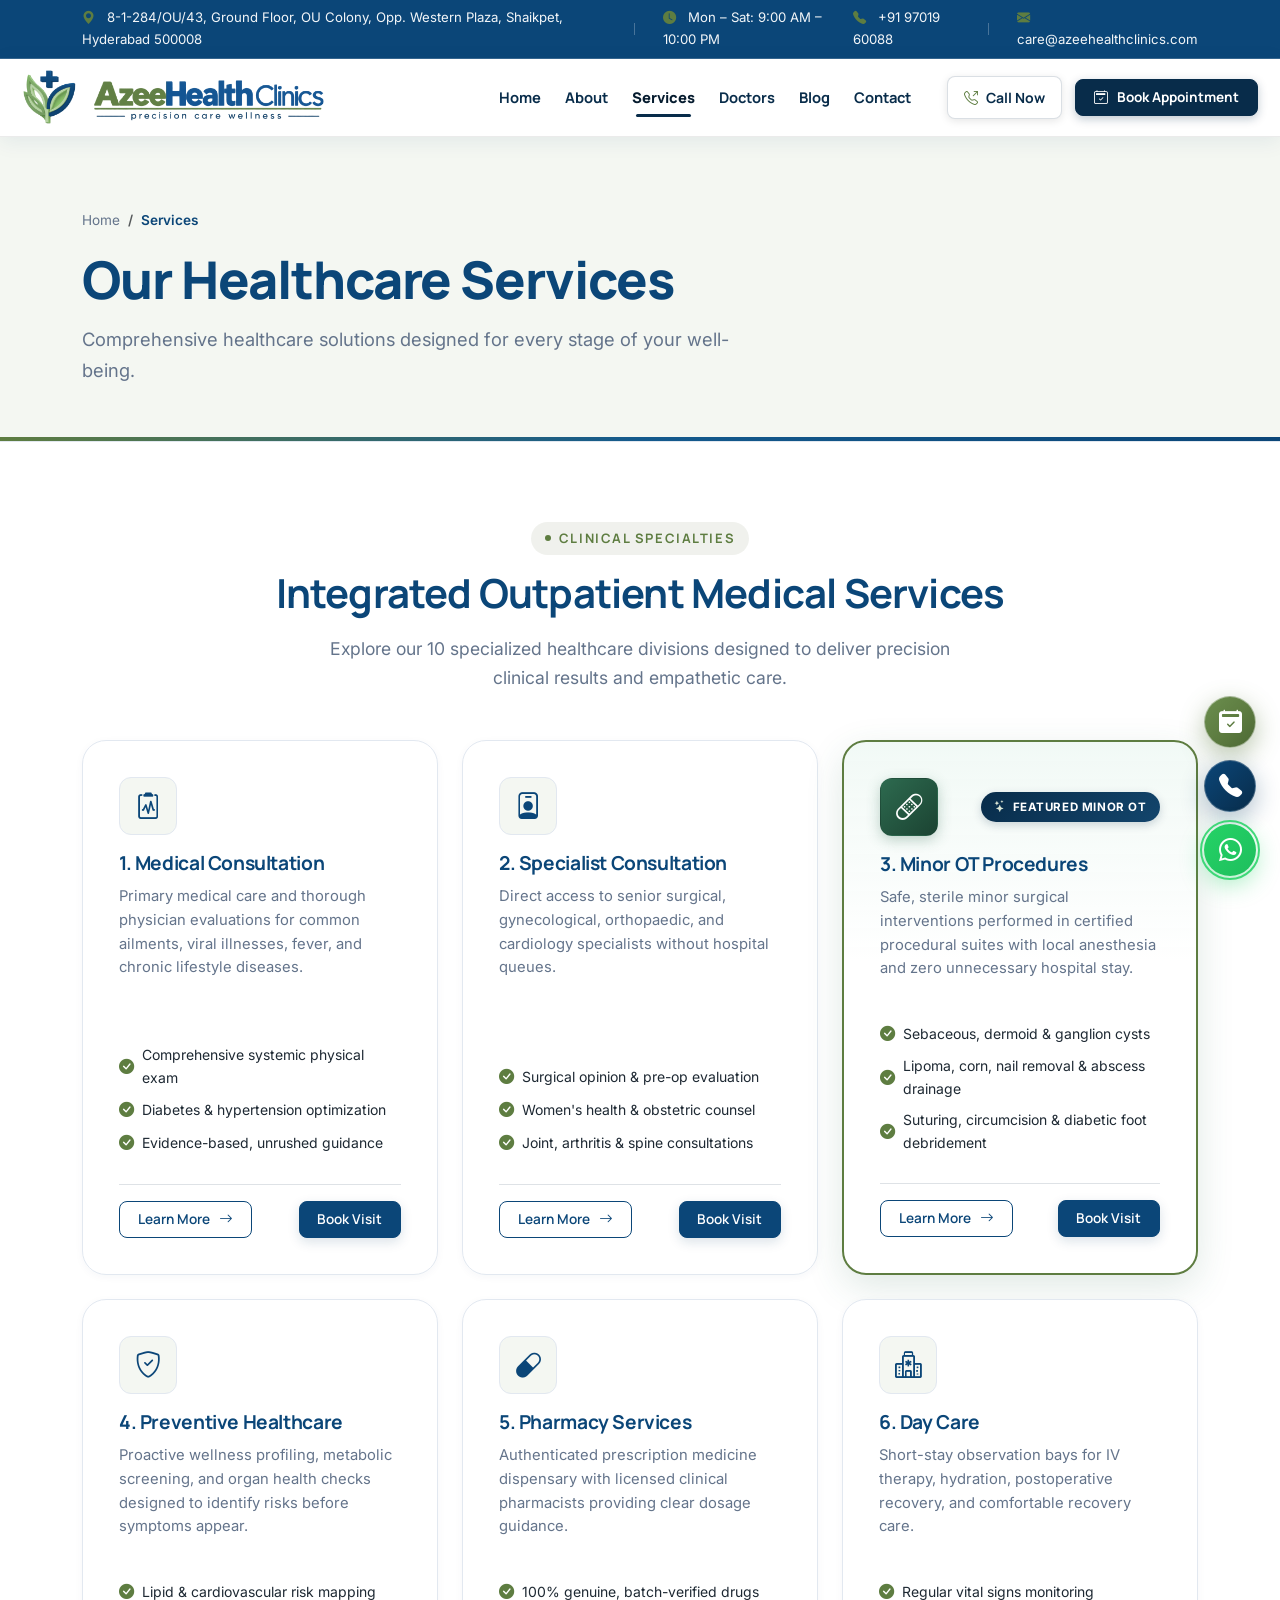
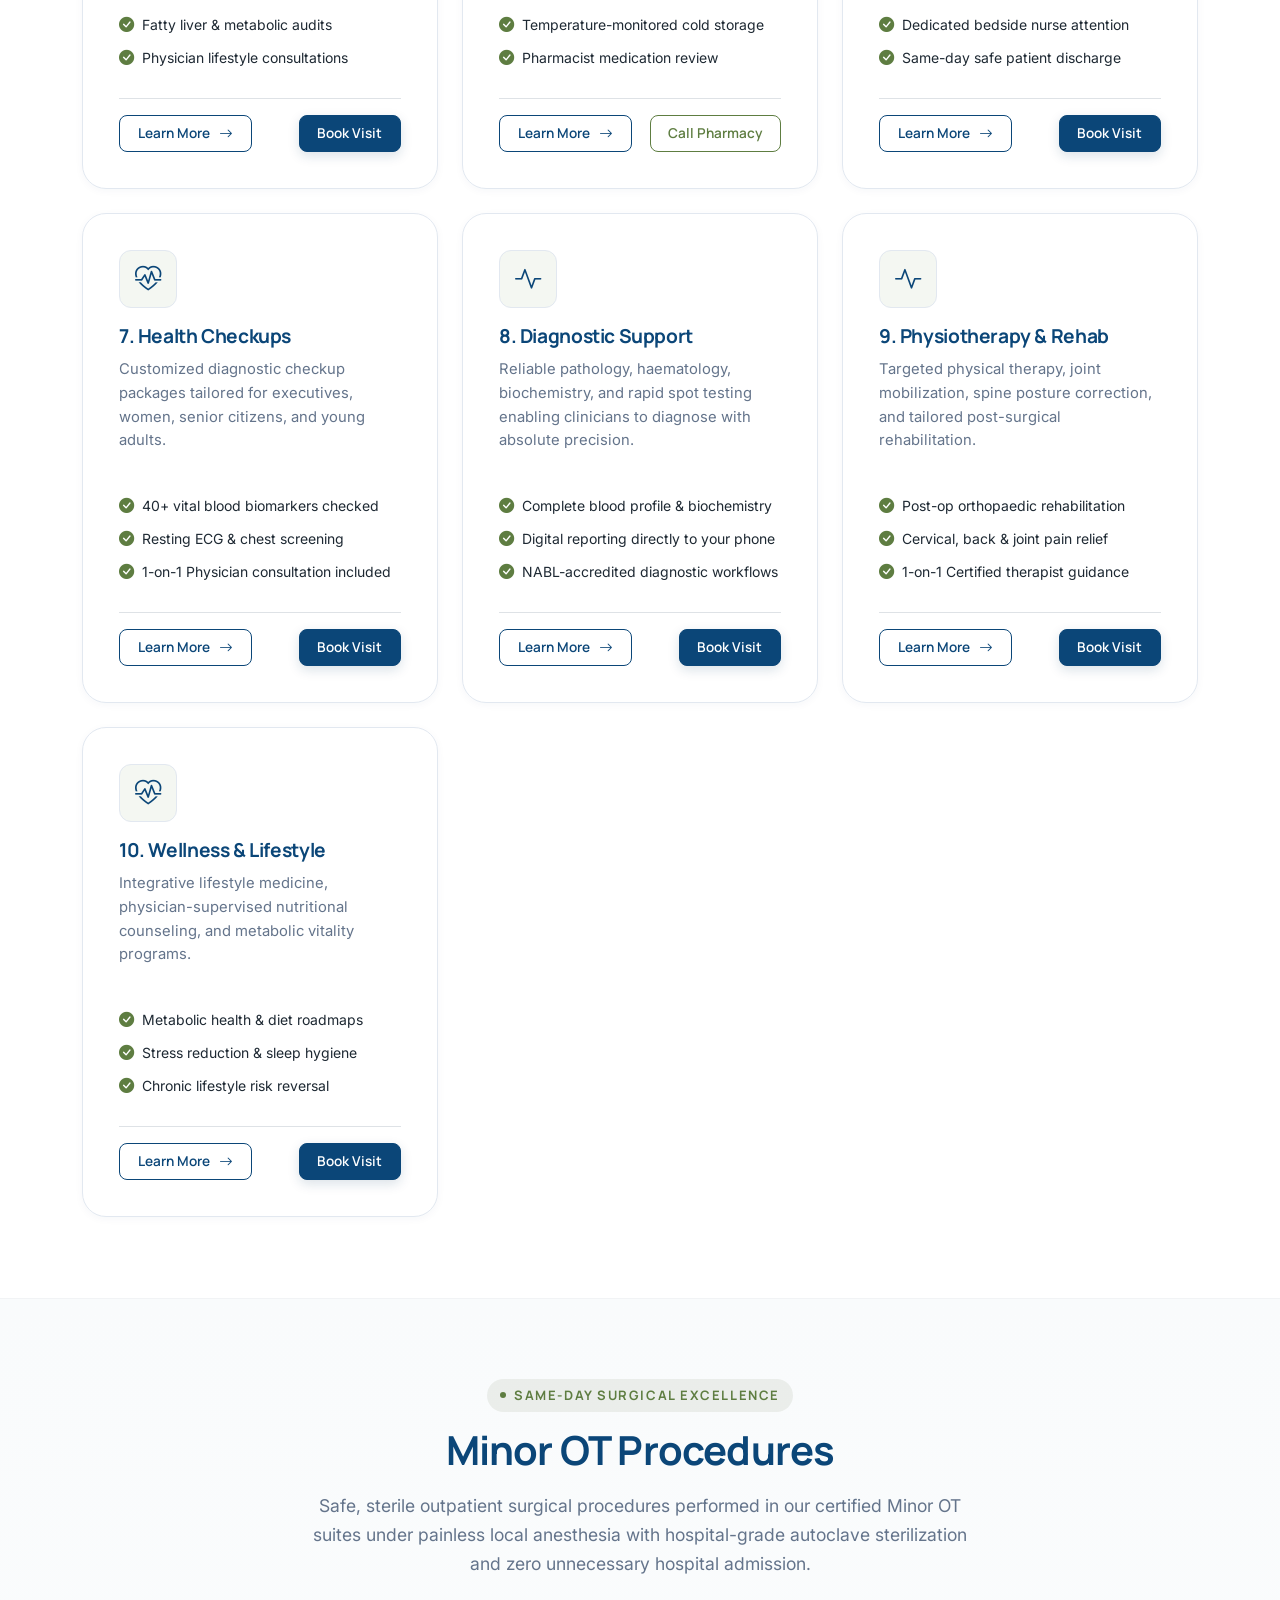
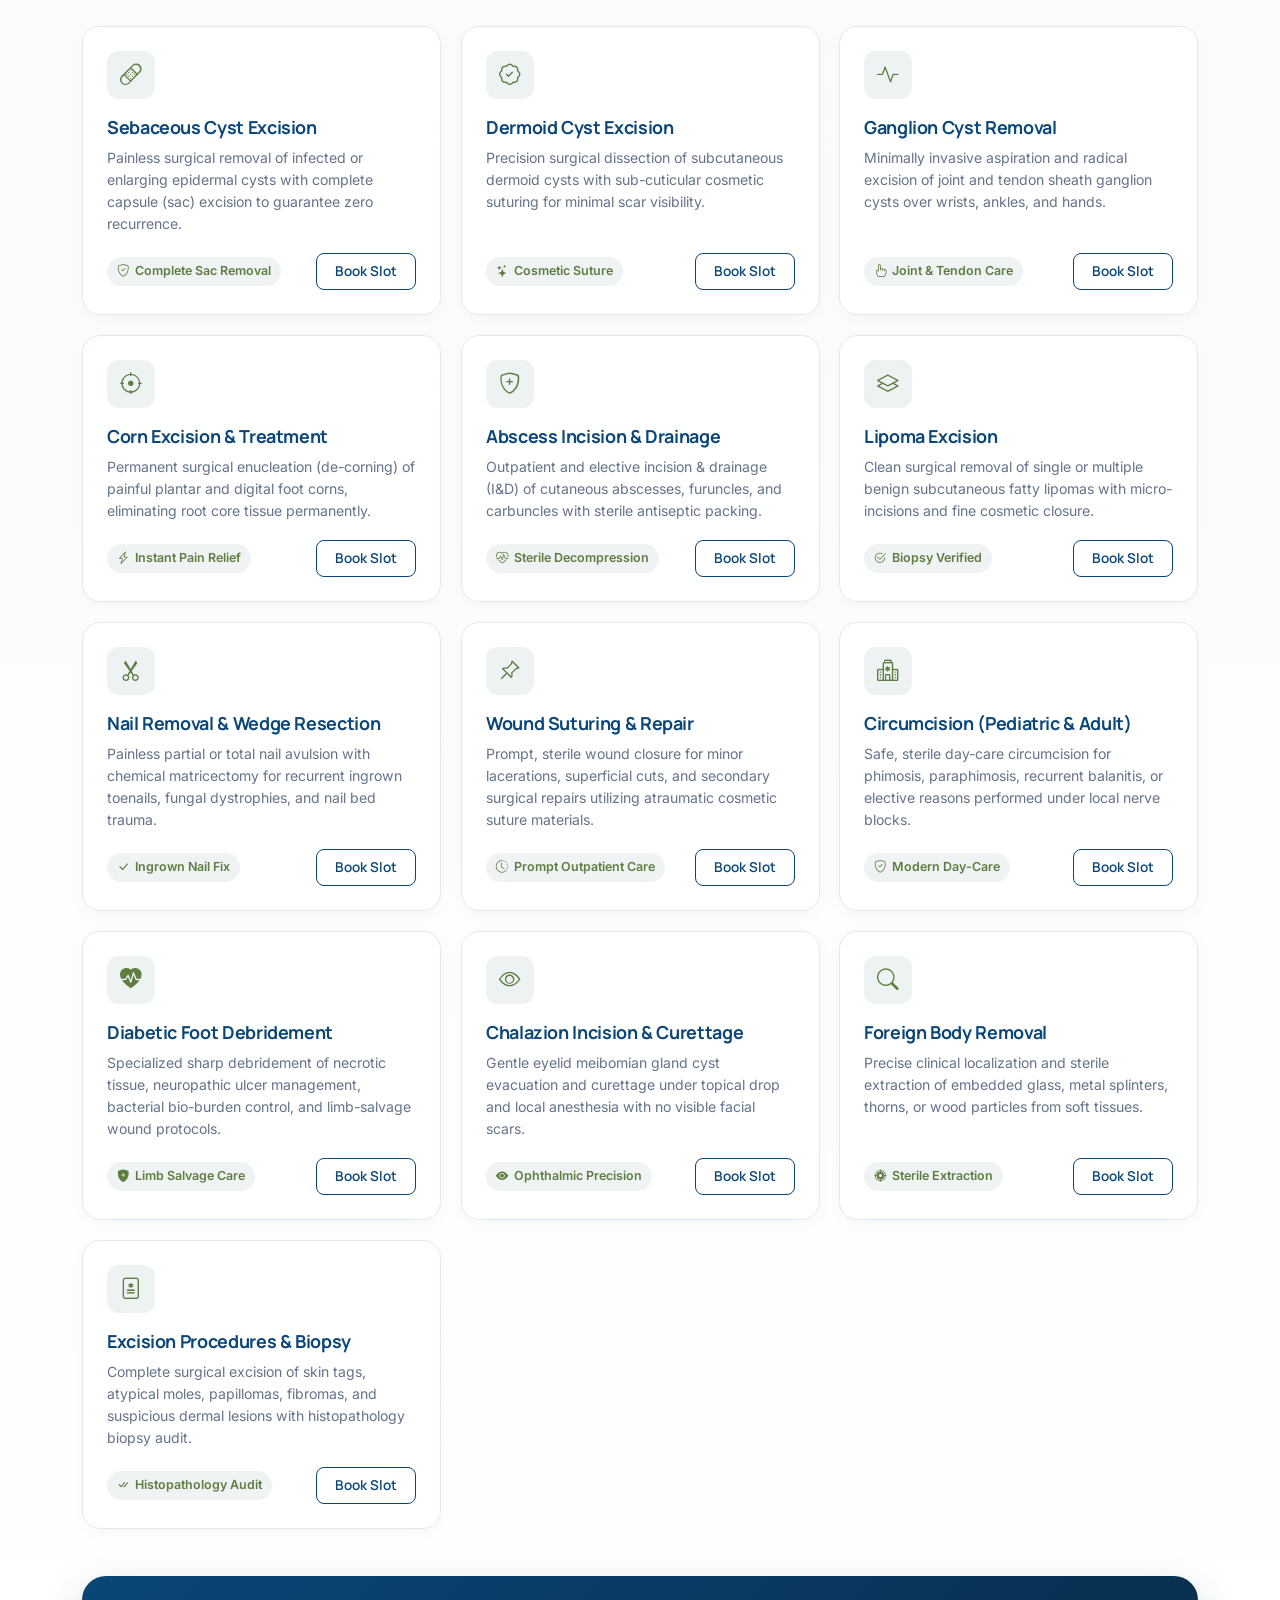
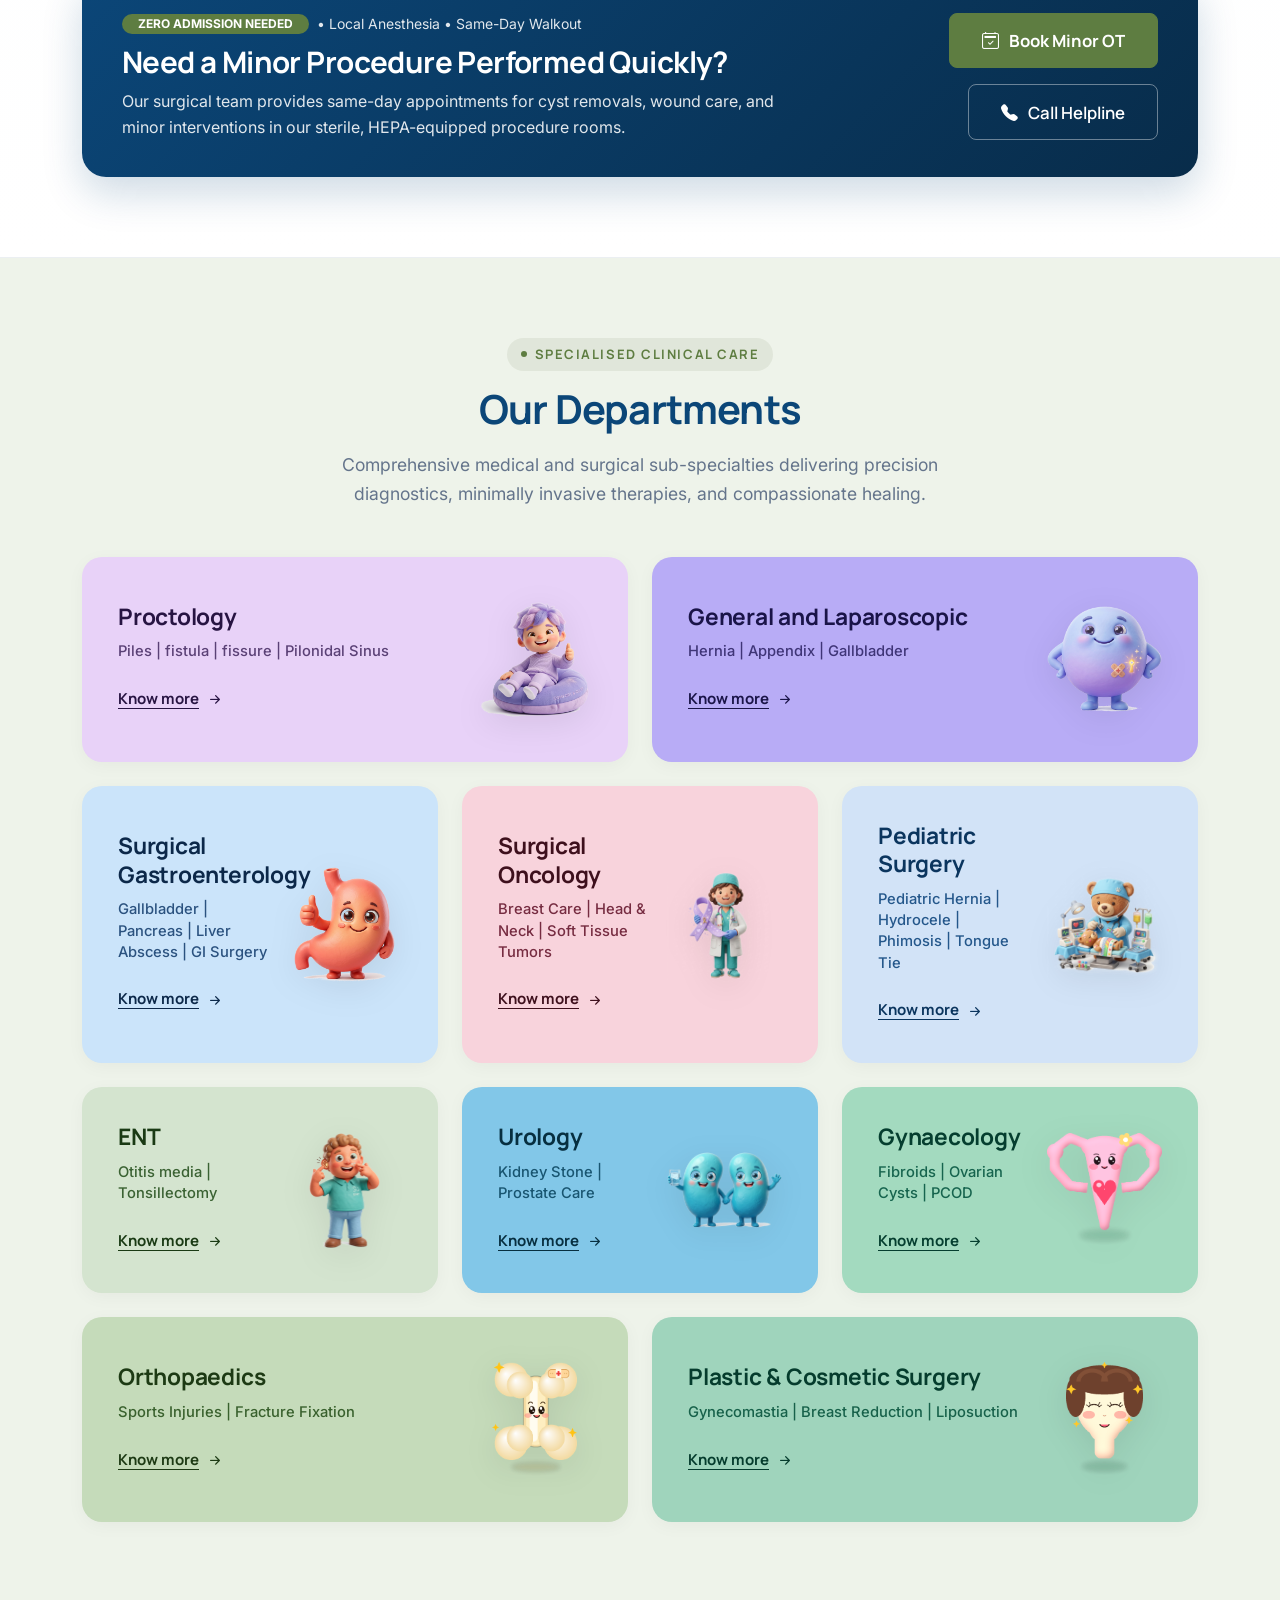
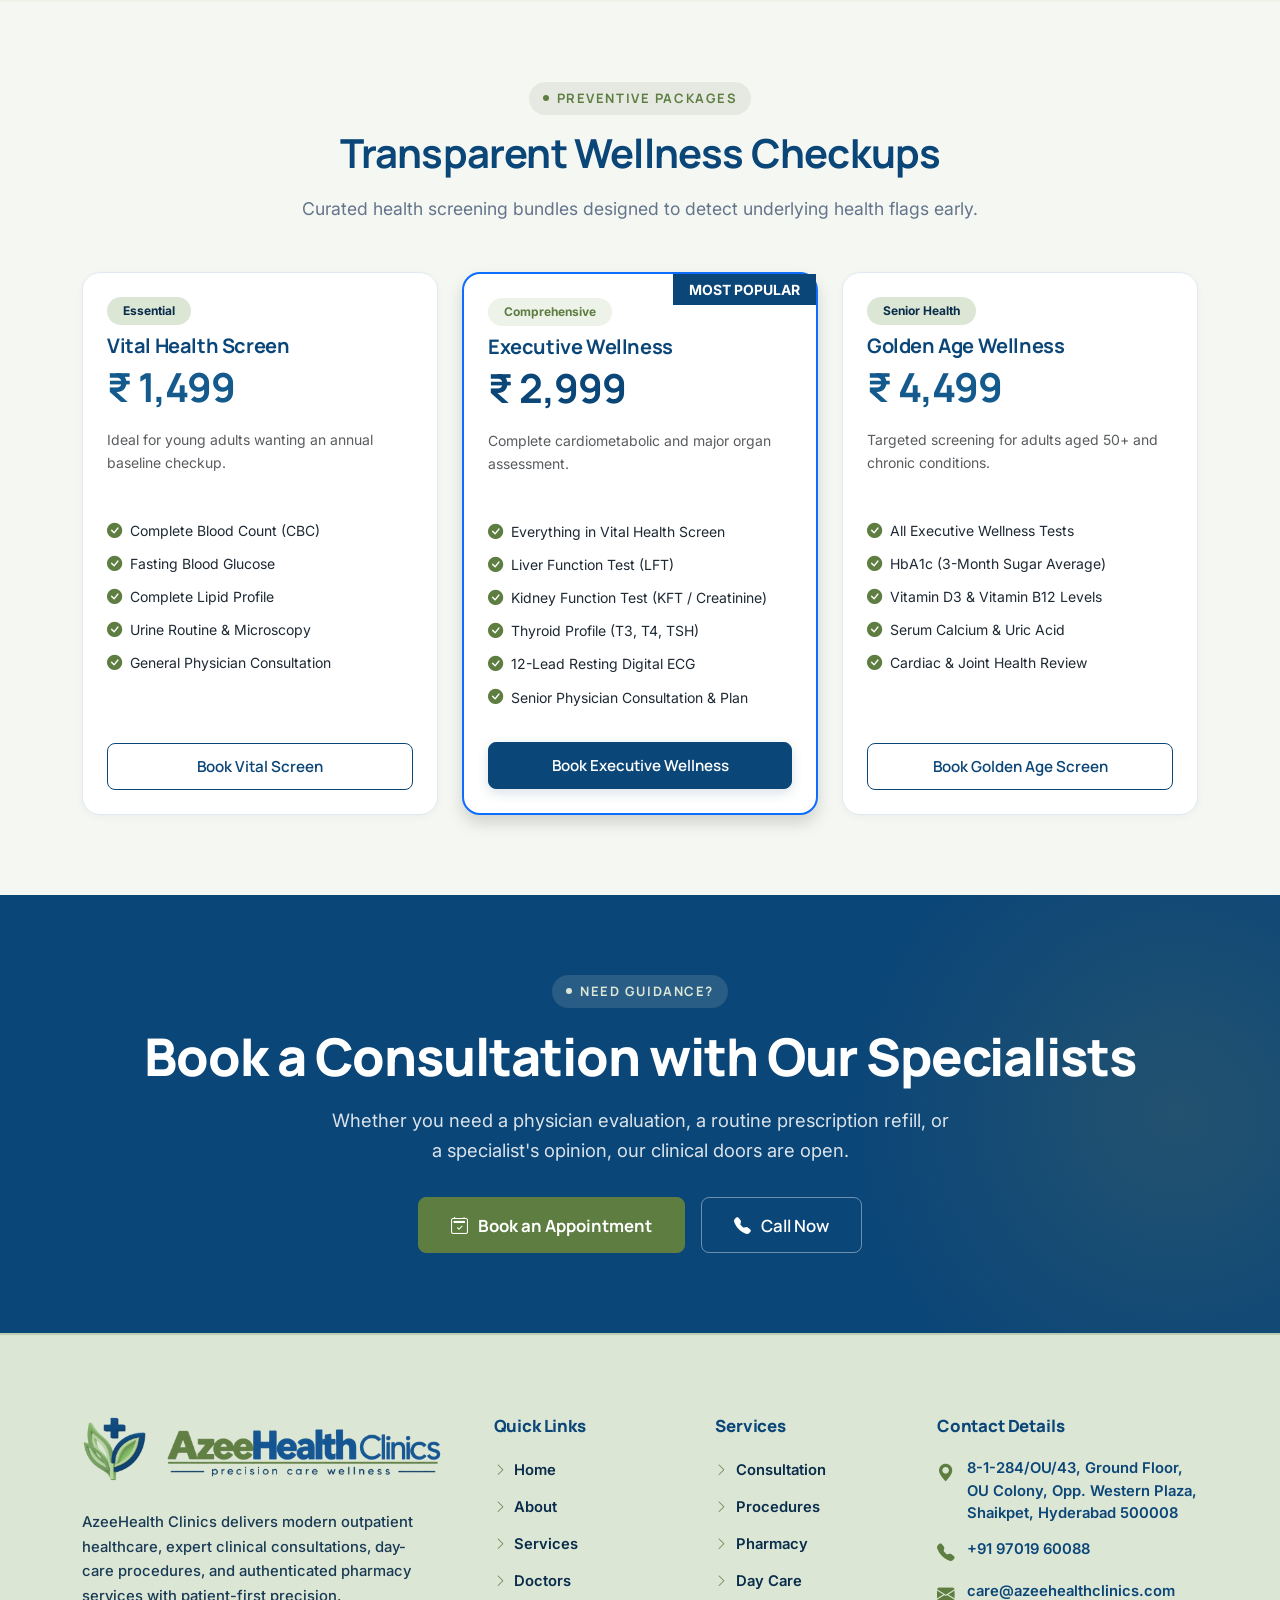
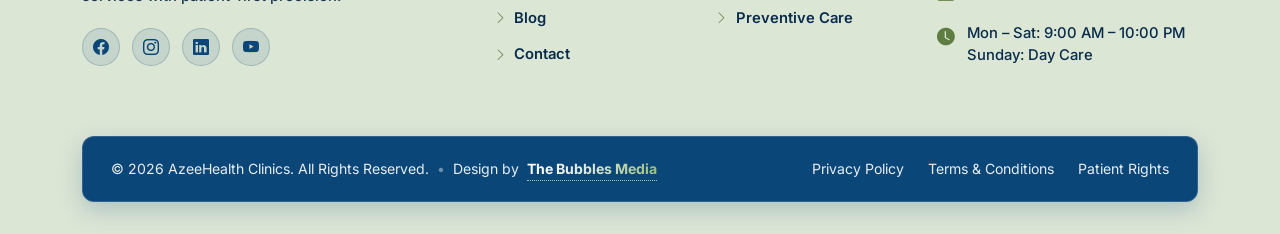
<file: services.html>
<!DOCTYPE html>
<html lang="en">

<head>
  <meta charset="UTF-8">
  <meta name="viewport" content="width=device-width, initial-scale=1.0">
  <meta http-equiv="X-UA-Compatible" content="ie=edge">

  <title>Healthcare Services | AzeeHealth Clinics - Precision, Care &amp; Wellness</title>
  <meta name="title" content="Healthcare Services | AzeeHealth Clinics - Precision, Care &amp; Wellness">
  <meta name="description"
    content="Explore clinical services at AzeeHealth Clinics: Medical Consultation, Specialist Care, Minor Procedures, Pharmacy, Day Care, Preventive Health, and Diagnostics.">
  <meta name="keywords"
    content="AzeeHealth services, medical consultation, outpatient procedures, pharmacy, daycare clinic, diagnostic support, preventive health">
  <link rel="canonical" href="https://www.azeehealthclinics.com/services.html">

  <!-- Open Graph -->
  <meta property="og:type" content="website">
  <meta property="og:url" content="https://www.azeehealthclinics.com/services.html">
  <meta property="og:title" content="Healthcare Services | AzeeHealth Clinics">
  <meta property="og:description"
    content="Comprehensive healthcare solutions designed for every stage of your well-being.">
  <meta property="og:image" content="images/hero.jpg">
  <meta property="og:site_name" content="AzeeHealth Clinics">

  <link rel="icon" type="image/png" href="images/fevicon.png">
  <link rel="apple-touch-icon" href="images/fevicon.png">

  <!-- Fonts -->
  <link rel="preconnect" href="https://fonts.googleapis.com">
  <link rel="preconnect" href="https://fonts.gstatic.com" crossorigin>
  <link
    href="https://fonts.googleapis.com/css2?family=Inter:wght@300;400;500;600;700&family=Manrope:wght@500;600;700;800&display=swap"
    rel="stylesheet">

  <!-- Bootstrap 5.3.3 & Icons -->
  <link href="https://cdn.jsdelivr.net/npm/bootstrap@5.3.3/dist/css/bootstrap.min.css" rel="stylesheet"
    integrity="sha384-QWTKZyjpPEjISv5WaRU9OFeRpok6YctnYmDr5pNlyT2bRjXh0JMhjY6hW+ALEwIH" crossorigin="anonymous">
  <link rel="stylesheet" href="https://cdn.jsdelivr.net/npm/bootstrap-icons@1.11.3/font/bootstrap-icons.min.css">
  <link rel="stylesheet" href="css/style.css?v=3.5">
</head>

<body>

  <!-- ========================================================================
       TOP UTILITY BAR
       ======================================================================== -->
  <div class="top-bar d-none d-md-block">
    <div class="container d-flex justify-content-between align-items-center">
      <div class="d-flex align-items-center gap-3">
        <span><i class="bi bi-geo-alt-fill text-sage me-2"></i> 8-1-284/OU/43, Ground Floor, OU Colony, Opp. Western
          Plaza, Shaikpet, Hyderabad 500008</span>
        <span class="top-bar-divider"></span>
        <span><i class="bi bi-clock-fill text-sage me-2"></i> Mon – Sat: 9:00 AM – 10:00 PM</span>
      </div>
      <div class="d-flex align-items-center gap-3">
        <a href="tel:+919701960088"><i class="bi bi-telephone-fill text-sage me-2"></i> +91 97019 60088</a>
        <span class="top-bar-divider"></span>
        <a href="mailto:care@azeehealthclinics.com"><i class="bi bi-envelope-fill text-sage me-2"></i>
          care@azeehealthclinics.com</a>
      </div>
    </div>
  </div>

  <!-- ========================================================================
       GLOBAL HEADER & STICKY NAVBAR
       ======================================================================== -->
  <header class="site-header sticky-top">
    <nav class="navbar navbar-expand-lg navbar-custom" id="mainNavbar" aria-label="Main Navigation">
      <div class="container">
        <!-- Brand Wordmark / Official Logo -->
        <a class="navbar-brand brand-wrapper" href="index.html" aria-label="AzeeHealth Clinics Home">
          <img src="images/logo.png" alt="AzeeHealth Clinics - Precision | Care | Wellness" class="navbar-logo-img"
            width="270" height="50">
        </a>

        <!-- Mobile Right Controls: Call Button & Toggler -->
        <div class="navbar-mobile-actions d-flex align-items-center gap-2 d-lg-none ms-auto">
          <a href="tel:+919701960088" class="btn-nav-call-mobile" aria-label="Call clinic now">
            <i class="bi bi-telephone-fill"></i>
            <span>Call</span>
          </a>
          <button class="navbar-toggler" type="button" data-bs-toggle="collapse" data-bs-target="#navbarMainMenu"
            aria-controls="navbarMainMenu" aria-expanded="false" aria-label="Toggle navigation">
            <i class="bi bi-list fs-2 text-white"></i>
          </button>
        </div>

        <div class="collapse navbar-collapse" id="navbarMainMenu">
          <ul class="navbar-nav ms-auto mb-2 mb-lg-0 align-items-lg-center">
            <li class="nav-item">
              <a class="nav-link" href="index.html">Home</a>
            </li>
            <li class="nav-item">
              <a class="nav-link" href="about.html">About</a>
            </li>
            <li class="nav-item">
              <a class="nav-link active" href="services.html">Services</a>
            </li>
            <li class="nav-item">
              <a class="nav-link" href="doctors.html">Doctors</a>
            </li>
            <li class="nav-item">
              <a class="nav-link" href="blog.html">Blog</a>
            </li>
            <li class="nav-item">
              <a class="nav-link" href="contact.html">Contact</a>
            </li>
          </ul>

          <div class="nav-actions ms-lg-4">
            <a href="tel:+919701960088" class="btn-nav-call" aria-label="Call clinic now">
              <i class="bi bi-telephone-outbound text-sage"></i>
              <span>Call Now</span>
            </a>
            <a href="https://cloud.pappyjoe.com/widget/index/VjcMNQdjBThQNg1oVmANZA%3D%3D" target="_blank"
              rel="noopener noreferrer" class="btn btn-primary-navy btn-sm">
              <i class="bi bi-calendar2-check"></i>
              <span>Book Appointment</span>
            </a>
          </div>
        </div>
      </div>
    </nav>
  </header>

  <!-- ========================================================================
       PAGE HERO
       ======================================================================== -->
  <section class="page-hero">
    <div class="container">
      <nav aria-label="breadcrumb" class="breadcrumb-custom">
        <ol class="breadcrumb mb-2">
          <li class="breadcrumb-item"><a href="index.html">Home</a></li>
          <li class="breadcrumb-item active" aria-current="page">Services</li>
        </ol>
      </nav>
      <div class="row align-items-center">
        <div class="col-lg-8">
          <h1 class="page-hero-title">Our Healthcare Services</h1>
          <p class="page-hero-subtitle">
            Comprehensive healthcare solutions designed for every stage of your well-being.
          </p>
        </div>
      </div>
    </div>
  </section>

  <!-- ========================================================================
       SERVICES GRID
       ======================================================================== -->
  <main id="mainContent">
    <section class="section-padding bg-white" id="servicesGridSection">
      <div class="container">
        <div class="text-center mb-5 reveal-fade-up">
          <div class="section-eyebrow">
            <span class="section-eyebrow-dot"></span>
            CLINICAL SPECIALTIES
          </div>
          <h2 class="section-title">Integrated Outpatient Medical Services</h2>
          <p class="section-subtitle">
            Explore our 10 specialized healthcare divisions designed to deliver precision clinical results and
            empathetic
            care.
          </p>
        </div>

        <div class="row g-4">
          <!-- 1. Medical Consultation -->
          <div class="col-md-6 col-lg-4 reveal-fade-up delay-100">
            <div class="service-full-card">
              <div class="card-icon-box mb-3"><i class="bi bi-clipboard2-pulse"></i></div>
              <h3 class="card-title">1. Medical Consultation</h3>
              <p class="card-text">
                Primary medical care and thorough physician evaluations for common ailments, viral illnesses,
                fever, and chronic lifestyle diseases.
              </p>
              <ul class="service-benefit-list">
                <li><i class="bi bi-check-circle-fill"></i> Comprehensive systemic physical exam</li>
                <li><i class="bi bi-check-circle-fill"></i> Diabetes &amp; hypertension optimization</li>
                <li><i class="bi bi-check-circle-fill"></i> Evidence-based, unrushed guidance</li>
              </ul>
              <div class="mt-auto pt-3 border-top d-flex justify-content-between align-items-center">
                <button type="button" class="btn btn-outline-navy btn-sm" data-bs-toggle="modal"
                  data-bs-target="#serviceDetailModal" data-service-key="medical-consultation">
                  Learn More <i class="bi bi-arrow-right"></i>
                </button>
                <button type="button" class="btn btn-primary-navy btn-sm" data-bs-toggle="modal"
                  data-bs-target="#appointmentModal" data-preselect-dept="General Consultation">
                  Book Visit
                </button>
              </div>
            </div>
          </div>

          <!-- 2. Specialist Consultation -->
          <div class="col-md-6 col-lg-4 reveal-fade-up delay-200">
            <div class="service-full-card">
              <div class="card-icon-box mb-3"><i class="bi bi-person-badge"></i></div>
              <h3 class="card-title">2. Specialist Consultation</h3>
              <p class="card-text">
                Direct access to senior surgical, gynecological, orthopaedic, and cardiology specialists without
                hospital queues.
              </p>
              <ul class="service-benefit-list">
                <li><i class="bi bi-check-circle-fill"></i> Surgical opinion &amp; pre-op evaluation</li>
                <li><i class="bi bi-check-circle-fill"></i> Women's health &amp; obstetric counsel</li>
                <li><i class="bi bi-check-circle-fill"></i> Joint, arthritis &amp; spine consultations</li>
              </ul>
              <div class="mt-auto pt-3 border-top d-flex justify-content-between align-items-center">
                <button type="button" class="btn btn-outline-navy btn-sm" data-bs-toggle="modal"
                  data-bs-target="#serviceDetailModal" data-service-key="specialist-consultation">
                  Learn More <i class="bi bi-arrow-right"></i>
                </button>
                <button type="button" class="btn btn-primary-navy btn-sm" data-bs-toggle="modal"
                  data-bs-target="#appointmentModal" data-preselect-dept="Surgery">
                  Book Visit
                </button>
              </div>
            </div>
          </div>

          <!-- 3. Minor OT & Clinical Procedures -->
          <div class="col-md-6 col-lg-4 reveal-fade-up delay-300">
            <div class="service-full-card is-highlighted">
              <div class="d-flex justify-content-between align-items-center mb-3">
                <div class="card-icon-box m-0"><i class="bi bi-bandaid"></i></div>
                <span class="service-highlight-badge">
                  <i class="bi bi-stars"></i> Featured Minor OT
                </span>
              </div>
              <h3 class="card-title">3. Minor OT Procedures</h3>
              <p class="card-text">
                Safe, sterile minor surgical interventions performed in certified procedural suites with local
                anesthesia and
                zero unnecessary hospital stay.
              </p>
              <ul class="service-benefit-list">
                <li><i class="bi bi-check-circle-fill"></i> Sebaceous, dermoid &amp; ganglion cysts</li>
                <li><i class="bi bi-check-circle-fill"></i> Lipoma, corn, nail removal &amp; abscess drainage</li>
                <li><i class="bi bi-check-circle-fill"></i> Suturing, circumcision &amp; diabetic foot debridement</li>
              </ul>
              <div class="mt-auto pt-3 border-top d-flex justify-content-between align-items-center">
                <button type="button" class="btn btn-outline-navy btn-sm" data-bs-toggle="modal"
                  data-bs-target="#serviceDetailModal" data-service-key="clinical-procedures">
                  Learn More <i class="bi bi-arrow-right"></i>
                </button>
                <button type="button" class="btn btn-primary-navy btn-sm" data-bs-toggle="modal"
                  data-bs-target="#appointmentModal" data-preselect-dept="Minor OT Procedures">
                  Book Visit
                </button>
              </div>
            </div>
          </div>

          <!-- 4. Preventive Healthcare -->
          <div class="col-md-6 col-lg-4 reveal-fade-up delay-100">
            <div class="service-full-card">
              <div class="card-icon-box mb-3"><i class="bi bi-shield-check"></i></div>
              <h3 class="card-title">4. Preventive Healthcare</h3>
              <p class="card-text">
                Proactive wellness profiling, metabolic screening, and organ health checks designed to identify risks
                before symptoms appear.
              </p>
              <ul class="service-benefit-list">
                <li><i class="bi bi-check-circle-fill"></i> Lipid &amp; cardiovascular risk mapping</li>
                <li><i class="bi bi-check-circle-fill"></i> Fatty liver &amp; metabolic audits</li>
                <li><i class="bi bi-check-circle-fill"></i> Physician lifestyle consultations</li>
              </ul>
              <div class="mt-auto pt-3 border-top d-flex justify-content-between align-items-center">
                <button type="button" class="btn btn-outline-navy btn-sm" data-bs-toggle="modal"
                  data-bs-target="#serviceDetailModal" data-service-key="preventive-healthcare">
                  Learn More <i class="bi bi-arrow-right"></i>
                </button>
                <button type="button" class="btn btn-primary-navy btn-sm" data-bs-toggle="modal"
                  data-bs-target="#appointmentModal" data-preselect-dept="Preventive Healthcare">
                  Book Visit
                </button>
              </div>
            </div>
          </div>

          <!-- 5. Pharmacy -->
          <div class="col-md-6 col-lg-4 reveal-fade-up delay-200">
            <div class="service-full-card">
              <div class="card-icon-box mb-3"><i class="bi bi-capsule"></i></div>
              <h3 class="card-title">5. Pharmacy Services</h3>
              <p class="card-text">
                Authenticated prescription medicine dispensary with licensed clinical pharmacists providing clear dosage
                guidance.
              </p>
              <ul class="service-benefit-list">
                <li><i class="bi bi-check-circle-fill"></i> 100% genuine, batch-verified drugs</li>
                <li><i class="bi bi-check-circle-fill"></i> Temperature-monitored cold storage</li>
                <li><i class="bi bi-check-circle-fill"></i> Pharmacist medication review</li>
              </ul>
              <div class="mt-auto pt-3 border-top d-flex justify-content-between align-items-center">
                <button type="button" class="btn btn-outline-navy btn-sm" data-bs-toggle="modal"
                  data-bs-target="#serviceDetailModal" data-service-key="pharmacy">
                  Learn More <i class="bi bi-arrow-right"></i>
                </button>
                <a href="tel:+919701960088" class="btn btn-outline-sage btn-sm">
                  Call Pharmacy
                </a>
              </div>
            </div>
          </div>

          <!-- 6. Day Care -->
          <div class="col-md-6 col-lg-4 reveal-fade-up delay-300">
            <div class="service-full-card">
              <div class="card-icon-box mb-3"><i class="bi bi-hospital"></i></div>
              <h3 class="card-title">6. Day Care</h3>
              <p class="card-text">
                Short-stay observation bays for IV therapy, hydration, postoperative recovery, and comfortable recovery
                care.
              </p>
              <ul class="service-benefit-list">
                <li><i class="bi bi-check-circle-fill"></i> Regular vital signs monitoring</li>
                <li><i class="bi bi-check-circle-fill"></i> Dedicated bedside nurse attention</li>
                <li><i class="bi bi-check-circle-fill"></i> Same-day safe patient discharge</li>
              </ul>
              <div class="mt-auto pt-3 border-top d-flex justify-content-between align-items-center">
                <button type="button" class="btn btn-outline-navy btn-sm" data-bs-toggle="modal"
                  data-bs-target="#serviceDetailModal" data-service-key="day-care">
                  Learn More <i class="bi bi-arrow-right"></i>
                </button>
                <button type="button" class="btn btn-primary-navy btn-sm" data-bs-toggle="modal"
                  data-bs-target="#appointmentModal" data-preselect-dept="Day Care">
                  Book Visit
                </button>
              </div>
            </div>
          </div>

          <!-- 7. Health Checkups -->
          <div class="col-md-6 col-lg-4 reveal-fade-up delay-100">
            <div class="service-full-card">
              <div class="card-icon-box mb-3"><i class="bi bi-heart-pulse"></i></div>
              <h3 class="card-title">7. Health Checkups</h3>
              <p class="card-text">
                Customized diagnostic checkup packages tailored for executives, women, senior citizens, and young
                adults.
              </p>
              <ul class="service-benefit-list">
                <li><i class="bi bi-check-circle-fill"></i> 40+ vital blood biomarkers checked</li>
                <li><i class="bi bi-check-circle-fill"></i> Resting ECG &amp; chest screening</li>
                <li><i class="bi bi-check-circle-fill"></i> 1-on-1 Physician consultation included</li>
              </ul>
              <div class="mt-auto pt-3 border-top d-flex justify-content-between align-items-center">
                <button type="button" class="btn btn-outline-navy btn-sm" data-bs-toggle="modal"
                  data-bs-target="#serviceDetailModal" data-service-key="health-checkups">
                  Learn More <i class="bi bi-arrow-right"></i>
                </button>
                <button type="button" class="btn btn-primary-navy btn-sm" data-bs-toggle="modal"
                  data-bs-target="#appointmentModal" data-preselect-dept="Preventive Healthcare">
                  Book Visit
                </button>
              </div>
            </div>
          </div>

          <!-- 8. Diagnostic Support -->
          <div class="col-md-6 col-lg-4 reveal-fade-up delay-200">
            <div class="service-full-card">
              <div class="card-icon-box mb-3"><i class="bi bi-activity"></i></div>
              <h3 class="card-title">8. Diagnostic Support</h3>
              <p class="card-text">
                Reliable pathology, haematology, biochemistry, and rapid spot testing enabling clinicians to diagnose
                with absolute precision.
              </p>
              <ul class="service-benefit-list">
                <li><i class="bi bi-check-circle-fill"></i> Complete blood profile &amp; biochemistry</li>
                <li><i class="bi bi-check-circle-fill"></i> Digital reporting directly to your phone</li>
                <li><i class="bi bi-check-circle-fill"></i> NABL-accredited diagnostic workflows</li>
              </ul>
              <div class="mt-auto pt-3 border-top d-flex justify-content-between align-items-center">
                <button type="button" class="btn btn-outline-navy btn-sm" data-bs-toggle="modal"
                  data-bs-target="#serviceDetailModal" data-service-key="diagnostic-support">
                  Learn More <i class="bi bi-arrow-right"></i>
                </button>
                <button type="button" class="btn btn-primary-navy btn-sm" data-bs-toggle="modal"
                  data-bs-target="#appointmentModal" data-preselect-dept="General Consultation">
                  Book Visit
                </button>
              </div>
            </div>
          </div>

          <!-- 9. Physiotherapy & Rehabilitation -->
          <div class="col-md-6 col-lg-4 reveal-fade-up delay-300">
            <div class="service-full-card">
              <div class="card-icon-box mb-3"><i class="bi bi-activity"></i></div>
              <h3 class="card-title">9. Physiotherapy &amp; Rehab</h3>
              <p class="card-text">
                Targeted physical therapy, joint mobilization, spine posture correction, and tailored post-surgical
                rehabilitation.
              </p>
              <ul class="service-benefit-list">
                <li><i class="bi bi-check-circle-fill"></i> Post-op orthopaedic rehabilitation</li>
                <li><i class="bi bi-check-circle-fill"></i> Cervical, back &amp; joint pain relief</li>
                <li><i class="bi bi-check-circle-fill"></i> 1-on-1 Certified therapist guidance</li>
              </ul>
              <div class="mt-auto pt-3 border-top d-flex justify-content-between align-items-center">
                <button type="button" class="btn btn-outline-navy btn-sm" data-bs-toggle="modal"
                  data-bs-target="#serviceDetailModal" data-service-key="physiotherapy">
                  Learn More <i class="bi bi-arrow-right"></i>
                </button>
                <button type="button" class="btn btn-primary-navy btn-sm" data-bs-toggle="modal"
                  data-bs-target="#appointmentModal" data-preselect-dept="Physiotherapy">
                  Book Visit
                </button>
              </div>
            </div>
          </div>

          <!-- 10. Wellness & Lifestyle Medicine -->
          <div class="col-md-6 col-lg-4 reveal-fade-up delay-100">
            <div class="service-full-card">
              <div class="card-icon-box mb-3"><i class="bi bi-heart-pulse"></i></div>
              <h3 class="card-title">10. Wellness &amp; Lifestyle</h3>
              <p class="card-text">
                Integrative lifestyle medicine, physician-supervised nutritional counseling, and metabolic vitality
                programs.
              </p>
              <ul class="service-benefit-list">
                <li><i class="bi bi-check-circle-fill"></i> Metabolic health &amp; diet roadmaps</li>
                <li><i class="bi bi-check-circle-fill"></i> Stress reduction &amp; sleep hygiene</li>
                <li><i class="bi bi-check-circle-fill"></i> Chronic lifestyle risk reversal</li>
              </ul>
              <div class="mt-auto pt-3 border-top d-flex justify-content-between align-items-center">
                <button type="button" class="btn btn-outline-navy btn-sm" data-bs-toggle="modal"
                  data-bs-target="#serviceDetailModal" data-service-key="wellness">
                  Learn More <i class="bi bi-arrow-right"></i>
                </button>
                <button type="button" class="btn btn-primary-navy btn-sm" data-bs-toggle="modal"
                  data-bs-target="#appointmentModal" data-preselect-dept="Wellness">
                  Book Visit
                </button>
              </div>
            </div>
          </div>
        </div>
      </div>
    </section>

    <!-- ======================================================================
         MINOR OT PROCEDURES SHOWCASE
         ====================================================================== -->
    <section class="section-padding minor-ot-section" id="minorOtSection">
      <div class="container">
        <!-- Section Header -->
        <div class="text-center mb-5 reveal-fade-up">
          <div class="section-eyebrow justify-content-center">
            <span class="section-eyebrow-dot"></span>
            SAME-DAY SURGICAL EXCELLENCE
          </div>
          <h2 class="section-title">Minor OT Procedures</h2>
          <p class="section-subtitle mx-auto">
            Safe, sterile outpatient surgical procedures performed in our certified Minor OT suites under painless local
            anesthesia with hospital-grade autoclave sterilization and zero unnecessary hospital admission.
          </p>
        </div>

        <!-- 13 Minor OT Procedures Grid -->
        <div class="minor-ot-grid">
          <!-- 1. Sebaceous Cyst -->
          <div class="minor-ot-card reveal-fade-up delay-100">
            <div class="minor-ot-icon-badge"><i class="bi bi-bandaid"></i></div>
            <h3 class="minor-ot-title">Sebaceous Cyst Excision</h3>
            <p class="minor-ot-desc">
              Painless surgical removal of infected or enlarging epidermal cysts with complete capsule (sac) excision to
              guarantee zero recurrence.
            </p>
            <div class="mt-auto d-flex justify-content-between align-items-center">
              <span class="minor-ot-pill"><i class="bi bi-shield-check"></i> Complete Sac Removal</span>
              <a href="https://cloud.pappyjoe.com/widget/index/VjcMNQdjBThQNg1oVmANZA%3D%3D" target="_blank"
                rel="noopener noreferrer" class="btn btn-outline-navy btn-sm">Book Slot</a>
            </div>
          </div>

          <!-- 2. Dermoid Cyst -->
          <div class="minor-ot-card reveal-fade-up delay-150">
            <div class="minor-ot-icon-badge"><i class="bi bi-patch-check"></i></div>
            <h3 class="minor-ot-title">Dermoid Cyst Excision</h3>
            <p class="minor-ot-desc">
              Precision surgical dissection of subcutaneous dermoid cysts with sub-cuticular cosmetic suturing for
              minimal scar visibility.
            </p>
            <div class="mt-auto d-flex justify-content-between align-items-center">
              <span class="minor-ot-pill"><i class="bi bi-stars"></i> Cosmetic Suture</span>
              <a href="https://cloud.pappyjoe.com/widget/index/VjcMNQdjBThQNg1oVmANZA%3D%3D" target="_blank"
                rel="noopener noreferrer" class="btn btn-outline-navy btn-sm">Book Slot</a>
            </div>
          </div>

          <!-- 3. Ganglion Cyst -->
          <div class="minor-ot-card reveal-fade-up delay-200">
            <div class="minor-ot-icon-badge"><i class="bi bi-activity"></i></div>
            <h3 class="minor-ot-title">Ganglion Cyst Removal</h3>
            <p class="minor-ot-desc">
              Minimally invasive aspiration and radical excision of joint and tendon sheath ganglion cysts over wrists,
              ankles, and hands.
            </p>
            <div class="mt-auto d-flex justify-content-between align-items-center">
              <span class="minor-ot-pill"><i class="bi bi-hand-index"></i> Joint &amp; Tendon Care</span>
              <a href="https://cloud.pappyjoe.com/widget/index/VjcMNQdjBThQNg1oVmANZA%3D%3D" target="_blank"
                rel="noopener noreferrer" class="btn btn-outline-navy btn-sm">Book Slot</a>
            </div>
          </div>

          <!-- 4. Corn -->
          <div class="minor-ot-card reveal-fade-up delay-250">
            <div class="minor-ot-icon-badge"><i class="bi bi-crosshair"></i></div>
            <h3 class="minor-ot-title">Corn Excision &amp; Treatment</h3>
            <p class="minor-ot-desc">
              Permanent surgical enucleation (de-corning) of painful plantar and digital foot corns, eliminating root
              core tissue permanently.
            </p>
            <div class="mt-auto d-flex justify-content-between align-items-center">
              <span class="minor-ot-pill"><i class="bi bi-lightning-charge"></i> Instant Pain Relief</span>
              <a href="https://cloud.pappyjoe.com/widget/index/VjcMNQdjBThQNg1oVmANZA%3D%3D" target="_blank"
                rel="noopener noreferrer" class="btn btn-outline-navy btn-sm">Book Slot</a>
            </div>
          </div>

          <!-- 5. Abscess Drainage -->
          <div class="minor-ot-card reveal-fade-up delay-100">
            <div class="minor-ot-icon-badge"><i class="bi bi-shield-plus"></i></div>
            <h3 class="minor-ot-title">Abscess Incision &amp; Drainage</h3>
            <p class="minor-ot-desc">
              Outpatient and elective incision &amp; drainage (I&amp;D) of cutaneous abscesses, furuncles, and
              carbuncles
              with sterile antiseptic packing.
            </p>
            <div class="mt-auto d-flex justify-content-between align-items-center">
              <span class="minor-ot-pill"><i class="bi bi-heart-pulse"></i> Sterile Decompression</span>
              <a href="https://cloud.pappyjoe.com/widget/index/VjcMNQdjBThQNg1oVmANZA%3D%3D" target="_blank"
                rel="noopener noreferrer" class="btn btn-outline-navy btn-sm">Book Slot</a>
            </div>
          </div>

          <!-- 6. Lipoma -->
          <div class="minor-ot-card reveal-fade-up delay-150">
            <div class="minor-ot-icon-badge"><i class="bi bi-layers"></i></div>
            <h3 class="minor-ot-title">Lipoma Excision</h3>
            <p class="minor-ot-desc">
              Clean surgical removal of single or multiple benign subcutaneous fatty lipomas with micro-incisions and
              fine cosmetic closure.
            </p>
            <div class="mt-auto d-flex justify-content-between align-items-center">
              <span class="minor-ot-pill"><i class="bi bi-check2-circle"></i> Biopsy Verified</span>
              <a href="https://cloud.pappyjoe.com/widget/index/VjcMNQdjBThQNg1oVmANZA%3D%3D" target="_blank"
                rel="noopener noreferrer" class="btn btn-outline-navy btn-sm">Book Slot</a>
            </div>
          </div>

          <!-- 7. Nail Removal -->
          <div class="minor-ot-card reveal-fade-up delay-200">
            <div class="minor-ot-icon-badge"><i class="bi bi-scissors"></i></div>
            <h3 class="minor-ot-title">Nail Removal &amp; Wedge Resection</h3>
            <p class="minor-ot-desc">
              Painless partial or total nail avulsion with chemical matricectomy for recurrent ingrown toenails, fungal
              dystrophies, and nail bed trauma.
            </p>
            <div class="mt-auto d-flex justify-content-between align-items-center">
              <span class="minor-ot-pill"><i class="bi bi-check-lg"></i> Ingrown Nail Fix</span>
              <a href="https://cloud.pappyjoe.com/widget/index/VjcMNQdjBThQNg1oVmANZA%3D%3D" target="_blank"
                rel="noopener noreferrer" class="btn btn-outline-navy btn-sm">Book Slot</a>
            </div>
          </div>

          <!-- 8. Suturing -->
          <div class="minor-ot-card reveal-fade-up delay-250">
            <div class="minor-ot-icon-badge"><i class="bi bi-pin-angle"></i></div>
            <h3 class="minor-ot-title">Wound Suturing &amp; Repair</h3>
            <p class="minor-ot-desc">
              Prompt, sterile wound closure for minor lacerations, superficial cuts, and secondary surgical repairs
              utilizing atraumatic cosmetic suture materials.
            </p>
            <div class="mt-auto d-flex justify-content-between align-items-center">
              <span class="minor-ot-pill"><i class="bi bi-clock-history"></i> Prompt Outpatient Care</span>
              <a href="https://cloud.pappyjoe.com/widget/index/VjcMNQdjBThQNg1oVmANZA%3D%3D" target="_blank"
                rel="noopener noreferrer" class="btn btn-outline-navy btn-sm">Book Slot</a>
            </div>
          </div>

          <!-- 9. Circumcision -->
          <div class="minor-ot-card reveal-fade-up delay-100">
            <div class="minor-ot-icon-badge"><i class="bi bi-hospital"></i></div>
            <h3 class="minor-ot-title">Circumcision (Pediatric &amp; Adult)</h3>
            <p class="minor-ot-desc">
              Safe, sterile day-care circumcision for phimosis, paraphimosis, recurrent balanitis, or elective reasons
              performed under local nerve blocks.
            </p>
            <div class="mt-auto d-flex justify-content-between align-items-center">
              <span class="minor-ot-pill"><i class="bi bi-shield-check"></i> Modern Day-Care</span>
              <a href="https://cloud.pappyjoe.com/widget/index/VjcMNQdjBThQNg1oVmANZA%3D%3D" target="_blank"
                rel="noopener noreferrer" class="btn btn-outline-navy btn-sm">Book Slot</a>
            </div>
          </div>

          <!-- 10. Diabetic Foot Debridement -->
          <div class="minor-ot-card reveal-fade-up delay-150">
            <div class="minor-ot-icon-badge"><i class="bi bi-heart-pulse-fill"></i></div>
            <h3 class="minor-ot-title">Diabetic Foot Debridement</h3>
            <p class="minor-ot-desc">
              Specialized sharp debridement of necrotic tissue, neuropathic ulcer management, bacterial bio-burden
              control, and limb-salvage wound protocols.
            </p>
            <div class="mt-auto d-flex justify-content-between align-items-center">
              <span class="minor-ot-pill"><i class="bi bi-shield-fill-plus"></i> Limb Salvage Care</span>
              <a href="https://cloud.pappyjoe.com/widget/index/VjcMNQdjBThQNg1oVmANZA%3D%3D" target="_blank"
                rel="noopener noreferrer" class="btn btn-outline-navy btn-sm">Book Slot</a>
            </div>
          </div>

          <!-- 11. Chalazion -->
          <div class="minor-ot-card reveal-fade-up delay-200">
            <div class="minor-ot-icon-badge"><i class="bi bi-eye"></i></div>
            <h3 class="minor-ot-title">Chalazion Incision &amp; Curettage</h3>
            <p class="minor-ot-desc">
              Gentle eyelid meibomian gland cyst evacuation and curettage under topical drop and local anesthesia with
              no visible facial scars.
            </p>
            <div class="mt-auto d-flex justify-content-between align-items-center">
              <span class="minor-ot-pill"><i class="bi bi-eye-fill"></i> Ophthalmic Precision</span>
              <a href="https://cloud.pappyjoe.com/widget/index/VjcMNQdjBThQNg1oVmANZA%3D%3D" target="_blank"
                rel="noopener noreferrer" class="btn btn-outline-navy btn-sm">Book Slot</a>
            </div>
          </div>

          <!-- 12. Foreign Body Removal -->
          <div class="minor-ot-card reveal-fade-up delay-250">
            <div class="minor-ot-icon-badge"><i class="bi bi-search"></i></div>
            <h3 class="minor-ot-title">Foreign Body Removal</h3>
            <p class="minor-ot-desc">
              Precise clinical localization and sterile extraction of embedded glass, metal splinters, thorns, or wood
              particles from soft tissues.
            </p>
            <div class="mt-auto d-flex justify-content-between align-items-center">
              <span class="minor-ot-pill"><i class="bi bi-crosshair2"></i> Sterile Extraction</span>
              <a href="https://cloud.pappyjoe.com/widget/index/VjcMNQdjBThQNg1oVmANZA%3D%3D" target="_blank"
                rel="noopener noreferrer" class="btn btn-outline-navy btn-sm">Book Slot</a>
            </div>
          </div>

          <!-- 13. Excision Procedures -->
          <div class="minor-ot-card reveal-fade-up delay-300">
            <div class="minor-ot-icon-badge"><i class="bi bi-file-medical"></i></div>
            <h3 class="minor-ot-title">Excision Procedures &amp; Biopsy</h3>
            <p class="minor-ot-desc">
              Complete surgical excision of skin tags, atypical moles, papillomas, fibromas, and suspicious dermal
              lesions with histopathology biopsy audit.
            </p>
            <div class="mt-auto d-flex justify-content-between align-items-center">
              <span class="minor-ot-pill"><i class="bi bi-check-all"></i> Histopathology Audit</span>
              <a href="https://cloud.pappyjoe.com/widget/index/VjcMNQdjBThQNg1oVmANZA%3D%3D" target="_blank"
                rel="noopener noreferrer" class="btn btn-outline-navy btn-sm">Book Slot</a>
            </div>
          </div>
        </div>

        <!-- Minor OT Highlight Banner -->
        <div class="minor-ot-banner reveal-fade-up">
          <div class="row align-items-center gy-4">
            <div class="col-lg-8">
              <div class="d-flex flex-wrap align-items-center gap-2 mb-2">
                <span class="badge bg-gold px-3 py-1 rounded-pill fw-bold">ZERO ADMISSION NEEDED</span>
                <span class="text-white-50 small">• Local Anesthesia • Same-Day Walkout</span>
              </div>
              <h3 class="h3 fw-bold text-white mb-2">Need a Minor Procedure Performed Quickly?</h3>
              <p class="text-white-50 mb-0">
                Our surgical team provides same-day appointments for cyst removals, wound care, and minor interventions
                in our sterile, HEPA-equipped procedure rooms.
              </p>
            </div>
            <div class="col-lg-4 text-lg-end d-flex flex-wrap justify-content-lg-end gap-3">
              <a href="https://cloud.pappyjoe.com/widget/index/VjcMNQdjBThQNg1oVmANZA%3D%3D" target="_blank"
                rel="noopener noreferrer" class="btn btn-gold btn-lg">
                <i class="bi bi-calendar2-check"></i> Book Minor OT
              </a>
              <a href="tel:+919701960088" class="btn btn-outline-white btn-lg">
                <i class="bi bi-telephone-fill"></i> Call Helpline
              </a>
            </div>
          </div>
        </div>

      </div>
    </section>

    <!-- ======================================================================
         CLINICAL DEPARTMENTS BENTO GRID
         ====================================================================== -->
    <section class="section-padding bg-sage-subtle" id="departmentsSection">
      <div class="container">
        <!-- Section Header -->
        <div class="text-center mb-5 reveal-fade-up">
          <div class="section-eyebrow justify-content-center">
            <span class="section-eyebrow-dot"></span>
            SPECIALISED CLINICAL CARE
          </div>
          <h2 class="section-title">Our Departments</h2>
          <p class="section-subtitle mx-auto">
            Comprehensive medical and surgical sub-specialties delivering precision diagnostics, minimally invasive
            therapies, and compassionate healing.
          </p>
        </div>

        <!-- Bento Grid Layout -->
        <div class="dept-bento-grid">
          <!-- Row 1: 2 Equal Cards -->
          <!-- 1. Proctology -->
          <div class="dept-card dept-card-proctology dept-span-12" role="region" aria-label="Proctology Department">
            <div class="dept-card-content">
              <h3 class="dept-title">Proctology</h3>
              <p class="dept-conditions">Piles | fistula | fissure | Pilonidal Sinus</p>
              <a href="#appointmentModal" class="dept-link" data-bs-toggle="modal" data-bs-target="#appointmentModal"
                data-preselect-dept="Proctology" aria-label="Know more about Proctology">
                Know more <i class="bi bi-arrow-right-short fs-5"></i>
              </a>
            </div>
            <div class="dept-card-icon">
              <img src="images/departments/proctology.png" alt="Proctology - Piles and sitting relief cartoon"
                class="dept-cartoon-img" width="115" height="115" loading="lazy">
            </div>
          </div>

          <!-- 2. General and Laparoscopic -->
          <div class="dept-card dept-card-laparoscopic dept-span-12" role="region"
            aria-label="General and Laparoscopic Department">
            <div class="dept-card-content">
              <h3 class="dept-title">General and Laparoscopic</h3>
              <p class="dept-conditions">Hernia | Appendix | Gallbladder</p>
              <a href="#appointmentModal" class="dept-link" data-bs-toggle="modal" data-bs-target="#appointmentModal"
                data-preselect-dept="General & Laparoscopic Surgery"
                aria-label="Know more about General and Laparoscopic">
                Know more <i class="bi bi-arrow-right-short fs-5"></i>
              </a>
            </div>
            <div class="dept-card-icon">
              <img src="images/departments/laparoscopic.png" alt="General and Laparoscopic abdominal surgery cartoon"
                class="dept-cartoon-img" width="115" height="115" loading="lazy">
            </div>
          </div>

          <!-- Row 2: 3 Cards (Span 8 each) -->
          <!-- 3. Surgical Gastroenterology -->
          <div class="dept-card dept-card-gastro dept-span-8" role="region"
            aria-label="Surgical Gastroenterology Department">
            <div class="dept-card-content">
              <h3 class="dept-title">Surgical Gastroenterology</h3>
              <p class="dept-conditions">Gallbladder | Pancreas | Liver Abscess | GI Surgery</p>
              <a href="#appointmentModal" class="dept-link" data-bs-toggle="modal" data-bs-target="#appointmentModal"
                data-preselect-dept="Surgical Gastroenterology" aria-label="Know more about Surgical Gastroenterology">
                Know more <i class="bi bi-arrow-right-short fs-5"></i>
              </a>
            </div>
            <div class="dept-card-icon">
              <img src="images/departments/gastro.png" alt="Surgical Gastroenterology stomach cartoon"
                class="dept-cartoon-img" width="115" height="115" loading="lazy">
            </div>
          </div>

          <!-- 4. Surgical Oncology -->
          <div class="dept-card dept-card-oncology dept-span-8" role="region" aria-label="Surgical Oncology Department">
            <div class="dept-card-content">
              <h3 class="dept-title">Surgical Oncology</h3>
              <p class="dept-conditions">Breast Care | Head &amp; Neck | Soft Tissue Tumors</p>
              <a href="#appointmentModal" class="dept-link" data-bs-toggle="modal" data-bs-target="#appointmentModal"
                data-preselect-dept="Surgical Oncology" aria-label="Know more about Surgical Oncology">
                Know more <i class="bi bi-arrow-right-short fs-5"></i>
              </a>
            </div>
            <div class="dept-card-icon">
              <img src="images/departments/oncology.png" alt="Surgical Oncology cancer care cartoon"
                class="dept-cartoon-img" width="115" height="115" loading="lazy">
            </div>
          </div>

          <!-- 5. Pediatric Surgery -->
          <div class="dept-card dept-card-pediatric dept-span-8" role="region"
            aria-label="Pediatric Surgery Department">
            <div class="dept-card-content">
              <h3 class="dept-title">Pediatric Surgery</h3>
              <p class="dept-conditions">Pediatric Hernia | Hydrocele | Phimosis | Tongue Tie</p>
              <a href="#appointmentModal" class="dept-link" data-bs-toggle="modal" data-bs-target="#appointmentModal"
                data-preselect-dept="Pediatric Surgery" aria-label="Know more about Pediatric Surgery">
                Know more <i class="bi bi-arrow-right-short fs-5"></i>
              </a>
            </div>
            <div class="dept-card-icon">
              <img src="images/departments/pediatric.png" alt="Pediatric Surgery doctor bear cartoon"
                class="dept-cartoon-img" width="115" height="115" loading="lazy">
            </div>
          </div>

          <!-- Row 3: 3 Cards (Span 8 each) -->
          <!-- 6. ENT -->
          <div class="dept-card dept-card-ent dept-span-8" role="region" aria-label="ENT Department">
            <div class="dept-card-content">
              <h3 class="dept-title">ENT</h3>
              <p class="dept-conditions">Otitis media | Tonsillectomy</p>
              <a href="#appointmentModal" class="dept-link" data-bs-toggle="modal" data-bs-target="#appointmentModal"
                data-preselect-dept="ENT (Ear, Nose & Throat)" aria-label="Know more about ENT">
                Know more <i class="bi bi-arrow-right-short fs-5"></i>
              </a>
            </div>
            <div class="dept-card-icon">
              <img src="images/departments/ent.png" alt="ENT ear, nose and throat care cartoon" class="dept-cartoon-img"
                width="115" height="115" loading="lazy">
            </div>
          </div>

          <!-- 7. Urology -->
          <div class="dept-card dept-card-urology dept-span-8" role="region" aria-label="Urology Department">
            <div class="dept-card-content">
              <h3 class="dept-title">Urology</h3>
              <p class="dept-conditions">Kidney Stone | Prostate Care</p>
              <a href="#appointmentModal" class="dept-link" data-bs-toggle="modal" data-bs-target="#appointmentModal"
                data-preselect-dept="Urology & Kidney Care" aria-label="Know more about Urology">
                Know more <i class="bi bi-arrow-right-short fs-5"></i>
              </a>
            </div>
            <div class="dept-card-icon">
              <img src="images/departments/urology.png" alt="Urology and kidney health cartoon" class="dept-cartoon-img"
                width="115" height="115" loading="lazy">
            </div>
          </div>

          <!-- 8. Gynaecology -->
          <div class="dept-card dept-card-gynaecology dept-span-8" role="region" aria-label="Gynaecology Department">
            <div class="dept-card-content">
              <h3 class="dept-title">Gynaecology</h3>
              <p class="dept-conditions">Fibroids | Ovarian Cysts | PCOD</p>
              <a href="#appointmentModal" class="dept-link" data-bs-toggle="modal" data-bs-target="#appointmentModal"
                data-preselect-dept="Gynaecology & Women's Health" aria-label="Know more about Gynaecology">
                Know more <i class="bi bi-arrow-right-short fs-5"></i>
              </a>
            </div>
            <div class="dept-card-icon">
              <img src="images/departments/gynaecology.png" alt="Gynaecology and women's health cartoon"
                class="dept-cartoon-img" width="115" height="115" loading="lazy">
            </div>
          </div>

          <!-- Row 4: 2 Cards (Span 12 each) -->
          <!-- 9. Orthopaedics -->
          <div class="dept-card dept-card-orthopaedics dept-span-12" role="region" aria-label="Orthopaedics Department">
            <div class="dept-card-content">
              <h3 class="dept-title">Orthopaedics</h3>
              <p class="dept-conditions">Sports Injuries | Fracture Fixation</p>
              <a href="#appointmentModal" class="dept-link" data-bs-toggle="modal" data-bs-target="#appointmentModal"
                data-preselect-dept="Orthopaedics & Joint Care" aria-label="Know more about Orthopaedics">
                Know more <i class="bi bi-arrow-right-short fs-5"></i>
              </a>
            </div>
            <div class="dept-card-icon">
              <img src="images/departments/orthopaedics.png" alt="Orthopaedics and bone joint care cartoon"
                class="dept-cartoon-img" width="115" height="115" loading="lazy">
            </div>
          </div>

          <!-- 10. Plastic & Cosmetic Surgery -->
          <div class="dept-card dept-card-cosmetic dept-span-12" role="region"
            aria-label="Plastic and Cosmetic Surgery Department">
            <div class="dept-card-content">
              <h3 class="dept-title">Plastic &amp; Cosmetic Surgery</h3>
              <p class="dept-conditions">Gynecomastia | Breast Reduction | Liposuction</p>
              <a href="#appointmentModal" class="dept-link" data-bs-toggle="modal" data-bs-target="#appointmentModal"
                data-preselect-dept="Plastic & Cosmetic Surgery"
                aria-label="Know more about Plastic and Cosmetic Surgery">
                Know more <i class="bi bi-arrow-right-short fs-5"></i>
              </a>
            </div>
            <div class="dept-card-icon">
              <img src="images/departments/cosmetic.png" alt="Plastic and cosmetic facial aesthetics cartoon"
                class="dept-cartoon-img" width="115" height="115" loading="lazy">
            </div>
          </div>
        </div>
      </div>
    </section>

    <!-- ======================================================================
         HEALTH CHECKUP PACKAGES SECTION
         ====================================================================== -->
    <section class="section-padding bg-warm-white" id="packagesSection">
      <div class="container">
        <div class="text-center mb-5 reveal-fade-up">
          <div class="section-eyebrow">
            <span class="section-eyebrow-dot"></span>
            PREVENTIVE PACKAGES
          </div>
          <h2 class="section-title">Transparent Wellness Checkups</h2>
          <p class="section-subtitle">
            Curated health screening bundles designed to detect underlying health flags early.
          </p>
        </div>

        <div class="row g-4 align-items-stretch">
          <!-- Package 1: Basic Wellness -->
          <div class="col-lg-4 reveal-fade-up delay-100">
            <div class="custom-card bg-white h-100 p-4">
              <span
                class="badge bg-light-sage text-dark-navy align-self-start mb-2 px-3 py-2 rounded-pill">Essential</span>
              <h3 class="h4 fw-bold text-navy mb-1">Vital Health Screen</h3>
              <div class="h2 text-secondary-blue fw-bold mb-3">₹ 1,499</div>
              <p class="text-muted small mb-4">Ideal for young adults wanting an annual baseline checkup.</p>
              <ul class="service-benefit-list mb-4">
                <li><i class="bi bi-check-circle-fill"></i> Complete Blood Count (CBC)</li>
                <li><i class="bi bi-check-circle-fill"></i> Fasting Blood Glucose</li>
                <li><i class="bi bi-check-circle-fill"></i> Complete Lipid Profile</li>
                <li><i class="bi bi-check-circle-fill"></i> Urine Routine &amp; Microscopy</li>
                <li><i class="bi bi-check-circle-fill"></i> General Physician Consultation</li>
              </ul>
              <div class="mt-auto">
                <button type="button" class="btn btn-outline-navy w-100" data-bs-toggle="modal"
                  data-bs-target="#appointmentModal" data-preselect-dept="Preventive Healthcare">
                  Book Vital Screen
                </button>
              </div>
            </div>
          </div>

          <!-- Package 2: Comprehensive (Featured) -->
          <div class="col-lg-4 reveal-fade-up delay-200">
            <div class="custom-card bg-white h-100 p-4 border-2 border-primary position-relative shadow">
              <div
                class="position-absolute top-0 end-0 bg-navy-primary text-white small fw-bold px-3 py-1 rounded-bottom-start">
                MOST POPULAR
              </div>
              <span
                class="badge bg-sage-subtle text-sage align-self-start mb-2 px-3 py-2 rounded-pill">Comprehensive</span>
              <h3 class="h4 fw-bold text-navy mb-1">Executive Wellness</h3>
              <div class="h2 text-primary-navy fw-bold mb-3">₹ 2,999</div>
              <p class="text-muted small mb-4">Complete cardiometabolic and major organ assessment.</p>
              <ul class="service-benefit-list mb-4">
                <li><i class="bi bi-check-circle-fill"></i> Everything in Vital Health Screen</li>
                <li><i class="bi bi-check-circle-fill"></i> Liver Function Test (LFT)</li>
                <li><i class="bi bi-check-circle-fill"></i> Kidney Function Test (KFT / Creatinine)</li>
                <li><i class="bi bi-check-circle-fill"></i> Thyroid Profile (T3, T4, TSH)</li>
                <li><i class="bi bi-check-circle-fill"></i> 12-Lead Resting Digital ECG</li>
                <li><i class="bi bi-check-circle-fill"></i> Senior Physician Consultation &amp; Plan</li>
              </ul>
              <div class="mt-auto">
                <button type="button" class="btn btn-primary-navy w-100" data-bs-toggle="modal"
                  data-bs-target="#appointmentModal" data-preselect-dept="Preventive Healthcare">
                  Book Executive Wellness
                </button>
              </div>
            </div>
          </div>

          <!-- Package 3: Senior Care -->
          <div class="col-lg-4 reveal-fade-up delay-300">
            <div class="custom-card bg-white h-100 p-4">
              <span class="badge bg-light-sage text-dark-navy align-self-start mb-2 px-3 py-2 rounded-pill">Senior
                Health</span>
              <h3 class="h4 fw-bold text-navy mb-1">Golden Age Wellness</h3>
              <div class="h2 text-secondary-blue fw-bold mb-3">₹ 4,499</div>
              <p class="text-muted small mb-4">Targeted screening for adults aged 50+ and chronic conditions.</p>
              <ul class="service-benefit-list mb-4">
                <li><i class="bi bi-check-circle-fill"></i> All Executive Wellness Tests</li>
                <li><i class="bi bi-check-circle-fill"></i> HbA1c (3-Month Sugar Average)</li>
                <li><i class="bi bi-check-circle-fill"></i> Vitamin D3 &amp; Vitamin B12 Levels</li>
                <li><i class="bi bi-check-circle-fill"></i> Serum Calcium &amp; Uric Acid</li>
                <li><i class="bi bi-check-circle-fill"></i> Cardiac &amp; Joint Health Review</li>
              </ul>
              <div class="mt-auto">
                <button type="button" class="btn btn-outline-navy w-100" data-bs-toggle="modal"
                  data-bs-target="#appointmentModal" data-preselect-dept="Preventive Healthcare">
                  Book Golden Age Screen
                </button>
              </div>
            </div>
          </div>
        </div>
      </div>
    </section>

    <!-- ======================================================================
         SERVICES CTA BANNER
         ====================================================================== -->
    <section class="section-padding bg-navy-primary cta-banner text-center" id="servicesCtaSection">
      <div class="container position-relative z-2 reveal-fade-up">
        <div class="section-eyebrow text-light mb-3">
          <span class="section-eyebrow-dot bg-light-sage"></span>
          NEED GUIDANCE?
        </div>
        <h2 class="cta-banner-heading h1 mb-3">Book a Consultation with Our Specialists</h2>
        <p class="cta-banner-text">
          Whether you need a physician evaluation, a routine prescription refill, or a specialist's opinion, our
          clinical doors are open.
        </p>
        <div class="d-flex flex-wrap justify-content-center gap-3">
          <a href="https://cloud.pappyjoe.com/widget/index/VjcMNQdjBThQNg1oVmANZA%3D%3D" target="_blank"
            rel="noopener noreferrer" class="btn btn-gold btn-lg">
            <i class="bi bi-calendar2-check"></i>
            Book an Appointment
          </a>
          <a href="tel:+919701960088" class="btn btn-outline-white btn-lg">
            <i class="bi bi-telephone-fill"></i>
            Call Now
          </a>
        </div>
      </div>
    </section>
  </main>

  <!-- ========================================================================
       GLOBAL FOOTER
       ======================================================================== -->
  <footer class="site-footer" id="siteFooter">
    <div class="container">
      <div class="row g-4 justify-content-between">
        <div class="col-lg-4">
          <a class="footer-brand d-inline-block text-decoration-none" href="index.html"
            aria-label="AzeeHealth Clinics Home">
            <div class="footer-logo-bg">
              <img src="images/logo.png" alt="AzeeHealth Clinics - Precision | Care | Wellness" class="footer-logo-img"
                width="234" height="78">
            </div>
          </a>
          <p class="text-white-50 pe-lg-4 mb-3">
            AzeeHealth Clinics delivers modern outpatient healthcare, expert clinical consultations, day-care
            procedures, and authenticated pharmacy services with patient-first precision.
          </p>
          <div class="footer-social-icons">
            <a href="https://facebook.com" class="footer-social-btn" aria-label="Facebook"><i
                class="bi bi-facebook"></i></a>
            <a href="https://instagram.com" class="footer-social-btn" aria-label="Instagram"><i
                class="bi bi-instagram"></i></a>
            <a href="https://linkedin.com" class="footer-social-btn" aria-label="LinkedIn"><i
                class="bi bi-linkedin"></i></a>
            <a href="https://youtube.com" class="footer-social-btn" aria-label="YouTube"><i
                class="bi bi-youtube"></i></a>
          </div>
        </div>

        <div class="col-6 col-lg-2">
          <h3 class="footer-heading">Quick Links</h3>
          <ul class="footer-links">
            <li><a href="index.html"><i class="bi bi-chevron-right small"></i> Home</a></li>
            <li><a href="about.html"><i class="bi bi-chevron-right small"></i> About</a></li>
            <li><a href="services.html"><i class="bi bi-chevron-right small"></i> Services</a></li>
            <li><a href="doctors.html"><i class="bi bi-chevron-right small"></i> Doctors</a></li>
            <li><a href="blog.html"><i class="bi bi-chevron-right small"></i> Blog</a></li>
            <li><a href="contact.html"><i class="bi bi-chevron-right small"></i> Contact</a></li>
          </ul>
        </div>

        <div class="col-6 col-lg-2">
          <h3 class="footer-heading">Services</h3>
          <ul class="footer-links">
            <li><a href="services.html"><i class="bi bi-chevron-right small"></i> Consultation</a></li>
            <li><a href="services.html"><i class="bi bi-chevron-right small"></i> Procedures</a></li>
            <li><a href="services.html"><i class="bi bi-chevron-right small"></i> Pharmacy</a></li>
            <li><a href="services.html"><i class="bi bi-chevron-right small"></i> Day Care</a></li>
            <li><a href="services.html"><i class="bi bi-chevron-right small"></i> Preventive Care</a></li>
          </ul>
        </div>

        <div class="col-lg-3">
          <h3 class="footer-heading">Contact Details</h3>
          <div class="footer-contact-item">
            <i class="bi bi-geo-alt-fill"></i>
            <span><a
                href="https://www.google.com/maps/search/?api=1&query=8-1-284%2FOU%2F43%2C+OU+Colony%2C+Opp.+Western+Plaza%2C+Shaikpet%2C+Hyderabad+500008"
                target="_blank" rel="noopener noreferrer">8-1-284/OU/43, Ground Floor, OU Colony, Opp. Western Plaza,
                Shaikpet, Hyderabad 500008</a></span>
          </div>
          <div class="footer-contact-item">
            <i class="bi bi-telephone-fill"></i>
            <span><a href="tel:+919701960088" class="text-white">+91 97019 60088</a></span>
          </div>
          <div class="footer-contact-item">
            <i class="bi bi-envelope-fill"></i>
            <span><a href="mailto:care@azeehealthclinics.com" class="text-white">care@azeehealthclinics.com</a></span>
          </div>
          <div class="footer-contact-item">
            <i class="bi bi-clock-fill"></i>
            <span>Mon – Sat: 9:00 AM – 10:00 PM<br>Sunday: Day Care</span>
          </div>
        </div>
      </div>

      <!-- Footer Bottom / Copyright Section -->
      <div class="footer-bottom d-flex flex-column flex-md-row justify-content-between align-items-center gap-3">
        <div class="footer-copyright-text d-flex flex-wrap align-items-center gap-2">
          <span>&copy; <span id="current-year">2026</span> AzeeHealth Clinics. All Rights Reserved.</span>
          <span class="footer-copy-separator d-none d-sm-inline">&bull;</span>
          <span class="footer-designer-credit">
            Design by <a href="https://thebubblesmedia.com/" target="_blank" rel="noopener noreferrer"
              class="bubbles-media-link" aria-label="Design by The Bubbles Media">
              <span class="bubbles-media-text">The Bubbles Media</span>
              <span class="bubbles-animation-wrap" aria-hidden="true">
                <span class="bubble b1"></span>
                <span class="bubble b2"></span>
                <span class="bubble b3"></span>
                <span class="bubble b4"></span>
                <span class="bubble b5"></span>
                <span class="bubble b6"></span>
                <span class="bubble b7"></span>
                <span class="bubble b8"></span>
              </span>
            </a>
          </span>
        </div>
        <div class="d-flex gap-4 footer-legal-links">
          <a href="contact.html">Privacy Policy</a>
          <a href="contact.html">Terms &amp; Conditions</a>
          <a href="contact.html">Patient Rights</a>
        </div>
      </div>
    </div>
  </footer>

  <!-- ========================================================================
       MODAL 1: BOOK APPOINTMENT MODAL
       ======================================================================== -->
  <div class="modal fade" id="appointmentModal" tabindex="-1" aria-labelledby="appointmentModalTitle"
    aria-hidden="true">
    <div class="modal-dialog modal-dialog-centered modal-lg">
      <div class="modal-content">
        <div class="modal-header">
          <div>
            <h2 class="modal-title h5 mb-1" id="appointmentModalTitle">Schedule an Appointment</h2>
            <div class="small text-muted">AzeeHealth Clinics &bull; Precision &bull; Care &bull; Wellness</div>
          </div>
          <button type="button" class="btn-close" data-bs-dismiss="modal" aria-label="Close"></button>
        </div>
        <div class="modal-body">
          <!-- Online Booking Widget Link Banner -->
          <div class="p-3 mb-3 rounded-3 border d-flex align-items-center justify-content-between flex-wrap gap-2"
            style="background: #F0F6FA; border-color: #C6DDEE !important;">
            <div class="d-flex align-items-center gap-2">
              <i class="bi bi-calendar2-check-fill text-primary-navy fs-5"></i>
              <div>
                <strong class="text-navy d-block" style="font-size: 0.95rem;">Instant Online Slot Booking</strong>
                <span class="text-muted small">Choose your doctor &amp; time slot directly via our live booking
                  portal</span>
              </div>
            </div>
            <a href="https://cloud.pappyjoe.com/widget/index/VjcMNQdjBThQNg1oVmANZA%3D%3D" target="_blank"
              rel="noopener noreferrer" class="btn btn-primary-navy btn-sm">
              Open Online Booking <i class="bi bi-box-arrow-up-right ms-1"></i>
            </a>
          </div>

          <div class="alert alert-success d-none" id="modalSuccessAlert" role="alert" tabindex="-1">
            <div class="d-flex align-items-center">
              <i class="bi bi-check-circle-fill fs-4 me-2"></i>
              <div>
                <strong>Appointment Request Received!</strong><br>
                Thank you. Your appointment request has been received. Our clinical coordinator will call you within 15
                minutes to confirm your preferred schedule.
              </div>
            </div>
          </div>
          <div class="alert alert-danger d-none" id="modalErrorAlert" role="alert">
            <i class="bi bi-exclamation-triangle-fill me-2"></i>
            Please fill in all mandatory fields with valid details.
          </div>

          <form id="modalAppointmentForm" novalidate>
            <div class="row g-3">
              <div class="col-md-6">
                <label for="modalPatientName" class="form-label">Full Name <span class="text-danger">*</span></label>
                <input type="text" class="form-control" id="modalPatientName" placeholder="e.g. Anand Sharma" required
                  autocomplete="name">
                <div class="invalid-feedback">Please provide patient's full name.</div>
              </div>

              <div class="col-md-6">
                <label for="modalPatientPhone" class="form-label">Phone Number <span
                    class="text-danger">*</span></label>
                <input type="tel" class="form-control" id="modalPatientPhone" placeholder="+91 98490 12345" required
                  autocomplete="tel">
                <div class="invalid-feedback">Please enter a valid phone number.</div>
              </div>

              <div class="col-md-6">
                <label for="modalPatientEmail" class="form-label">Email Address <span
                    class="text-danger">*</span></label>
                <input type="email" class="form-control" id="modalPatientEmail" placeholder="patient@example.com"
                  required autocomplete="email">
                <div class="invalid-feedback">Please provide a valid email address.</div>
              </div>

              <div class="col-md-6">
                <label for="modalAppointmentDept" class="form-label">Department / Service <span
                    class="text-danger">*</span></label>
                <select class="form-select" id="modalAppointmentDept" required>
                  <option value="" selected disabled>Select Department</option>
                  <option value="Proctology">Proctology (Piles, Fistula, Fissure, Sinus)</option>
                  <option value="General & Laparoscopic Surgery">General &amp; Laparoscopic Surgery (Hernia,
                    Gallbladder)</option>
                  <option value="Surgical Gastroenterology">Surgical Gastroenterology</option>
                  <option value="Surgical Oncology">Surgical Oncology</option>
                  <option value="Pediatric Surgery">Pediatric Surgery</option>
                  <option value="ENT (Ear, Nose & Throat)">ENT (Otitis media, Tonsillectomy)</option>
                  <option value="Urology & Kidney Care">Urology &amp; Kidney Care (Kidney Stone, Prostate Care)</option>
                  <option value="Gynaecology & Women's Health">Gynaecology &amp; Women's Health</option>
                  <option value="Orthopaedics & Joint Care">Orthopaedics &amp; Joint Care (Sports Injuries, Fractures)
                  </option>
                  <option value="Plastic & Cosmetic Surgery">Plastic &amp; Cosmetic Surgery</option>
                  <option value="Minor OT Procedures">Minor OT Procedures</option>
                  <option value="General Consultation">General Medicine &amp; Physician</option>
                  <option value="Day Care">Day Care &amp; Clinical Procedures</option>
                  <option value="Preventive Healthcare">Preventive Health Checkup</option>
                  <option value="Physiotherapy">Physiotherapy &amp; Rehabilitation</option>
                  <option value="Wellness">Wellness &amp; Lifestyle Medicine</option>
                </select>
                <div class="invalid-feedback">Please choose a department.</div>
              </div>

              <div class="col-md-6">
                <label for="modalAppointmentDoctor" class="form-label">Preferred Doctor (Optional)</label>
                <select class="form-select" id="modalAppointmentDoctor">
                  <option value="Primary Doctor" selected>Primary Doctor</option>
                </select>
              </div>

              <div class="col-md-6">
                <label for="modalAppointmentDate" class="form-label">Preferred Date <span
                    class="text-danger">*</span></label>
                <input type="date" class="form-control" id="modalAppointmentDate" required>
                <div class="invalid-feedback">Please select a preferred consultation date.</div>
              </div>

              <div class="col-12">
                <label for="modalAppointmentNotes" class="form-label">Reason for Visit or Symptoms (Optional)</label>
                <textarea class="form-control" id="modalAppointmentNotes" rows="2"
                  placeholder="Briefly describe your symptoms or request..."></textarea>
              </div>
            </div>

            <div class="mt-4 d-flex justify-content-end gap-2">
              <button type="button" class="btn btn-outline-navy" data-bs-dismiss="modal">Cancel</button>
              <button type="submit" class="btn btn-primary-navy">
                <i class="bi bi-calendar-check"></i> Confirm Appointment Request
              </button>
            </div>
          </form>
        </div>
      </div>
    </div>
  </div>

  <!-- ========================================================================
       MODAL 2: SERVICE DETAIL MODAL
       ======================================================================== -->
  <div class="modal fade" id="serviceDetailModal" tabindex="-1" aria-labelledby="modalServiceTitle" aria-hidden="true">
    <div class="modal-dialog modal-dialog-centered modal-lg">
      <div class="modal-content">
        <div class="modal-header">
          <div>
            <h2 class="modal-title h5 mb-0" id="modalServiceTitle">Service Detail</h2>
            <div class="small text-sage fw-semibold" id="modalServiceTagline">Tagline</div>
          </div>
          <button type="button" class="btn-close" data-bs-dismiss="modal" aria-label="Close"></button>
        </div>
        <div class="modal-body">
          <div class="mb-4">
            <h3 class="h6 fw-bold text-navy text-uppercase">Overview</h3>
            <p class="text-muted" id="modalServiceOverview">Service overview text</p>
          </div>

          <div class="mb-4">
            <h3 class="h6 fw-bold text-navy text-uppercase">What We Offer</h3>
            <ul class="list-unstyled mb-0" id="modalServiceOffers"></ul>
          </div>

          <div class="row g-3 mb-2">
            <div class="col-md-6">
              <div class="p-3 bg-warm-white rounded-3 border h-100">
                <h4 class="h6 fw-bold text-navy mb-1"><i class="bi bi-people-fill text-sage me-1"></i> Who It Is For
                </h4>
                <p class="small text-muted mb-0" id="modalServiceWho">Who benefits</p>
              </div>
            </div>
            <div class="col-md-6">
              <div class="p-3 bg-warm-white rounded-3 border h-100">
                <h4 class="h6 fw-bold text-navy mb-1"><i class="bi bi-shield-check text-sage me-1"></i> Why Choose
                  AzeeHealth</h4>
                <p class="small text-muted mb-0" id="modalServiceWhy">Why choose us</p>
              </div>
            </div>
          </div>
        </div>
        <div class="modal-footer justify-content-between">
          <button type="button" class="btn btn-outline-navy" data-bs-dismiss="modal">Close</button>
          <a href="https://cloud.pappyjoe.com/widget/index/VjcMNQdjBThQNg1oVmANZA%3D%3D" target="_blank"
            rel="noopener noreferrer" class="btn btn-primary-navy" id="modalServiceBookBtn">
            <i class="bi bi-calendar2-check"></i> Book This Service
          </a>
        </div>
      </div>
    </div>
  </div>

  <!-- Mobile Sticky CTA & Back to Top -->
  <div class="mobile-sticky-cta" id="mobileStickyCta">
    <a href="tel:+919701960088" class="btn btn-outline-navy flex-fill btn-sm">
      <i class="bi bi-telephone-fill text-sage"></i> Call Clinic
    </a>
    <a href="https://cloud.pappyjoe.com/widget/index/VjcMNQdjBThQNg1oVmANZA%3D%3D" target="_blank"
      rel="noopener noreferrer" class="btn btn-primary-navy flex-fill btn-sm">
      <i class="bi bi-calendar2-check"></i> Book Now
    </a>
  </div>

  <!-- ========================================================================
       FLOATING QUICK ACTIONS (WHATSAPP & CALL)
       ======================================================================== -->
  <aside class="floating-contact-actions" id="floatingContactActions" aria-label="Quick contact channels">
    <a href="https://cloud.pappyjoe.com/widget/index/VjcMNQdjBThQNg1oVmANZA%3D%3D" target="_blank"
      rel="noopener noreferrer" class="floating-btn floating-book-btn" id="floatingBookBtn"
      aria-label="Book an Appointment" title="Book an Appointment">
      <i class="bi bi-calendar2-check-fill" aria-hidden="true"></i>
      <span class="floating-btn-tooltip">Book Appointment</span>
    </a>
    <a href="tel:+919701960088" class="floating-btn floating-call-btn" id="floatingCallBtn"
      aria-label="Call clinic at +91 97019 60088" title="Call +91 97019 60088">
      <i class="bi bi-telephone-fill" aria-hidden="true"></i>
      <span class="floating-btn-tooltip">Call: +91 97019 60088</span>
    </a>
    <a href="https://wa.me/919701960088?text=Hello%20Azee%20Health%20Clinics%2C%20I%20would%20like%20to%20inquire%20about%20an%20appointment"
      target="_blank" rel="noopener noreferrer" class="floating-btn floating-whatsapp-btn" id="floatingWhatsappBtn"
      aria-label="Chat with Azee Health Clinics on WhatsApp at +91 97019 60088" title="Chat on WhatsApp">
      <i class="bi bi-whatsapp" aria-hidden="true"></i>
      <span class="floating-btn-tooltip">Chat on WhatsApp</span>
      <span class="floating-pulse-ring" aria-hidden="true"></span>
    </a>
  </aside>

  <button type="button" class="back-to-top-btn" id="backToTopBtn" aria-label="Scroll back to top">
    <i class="bi bi-arrow-up"></i>
  </button>

  <script src="https://cdn.jsdelivr.net/npm/bootstrap@5.3.3/dist/js/bootstrap.bundle.min.js"
    integrity="sha384-YvpcrYf0tY3lHB60NNkmXc5s9fDVZLESaAA55NDzOxhy9GkcIdslK1eN7N6jIeHz"
    crossorigin="anonymous"></script>
  <script src="js/script.js"></script>
</body>

</html>
</file>
<file: css/style.css>
/* ==========================================================================
   AZEEHEALTH CLINICS - Global Design System & Stylesheet
   Precision | Care | Wellness
   ========================================================================== */

/* --------------------------------------------------------------------------
   1. CSS Custom Properties / Design Tokens
   -------------------------------------------------------------------------- */
:root {
  /* Brand Color Palette — Sage Green & Royal Blue */
  --color-primary-navy: #0B4678;
  --color-navy: #0B4678;
  --color-secondary-blue: #145A8D;
  --color-dark-navy: #082C4A;
  --color-sage-green: #5E7D41;
  --color-forest-green: #5E7D41;
  --color-teal: #5E7D41;
  --color-light-sage: #DCE6D5;
  --color-sage-bg: #EEF3EA;
  --color-warm-white: #F4F7F2;
  --color-white: #FFFFFF;
  --color-dark-text: #1E2933;
  --color-muted-text: #64748B;
  --color-text-muted: #64748B;
  --color-border: #E2E8F0;
  --color-border-subtle: #EDF2F7;
  --color-accent-gold: #5E7D41;
  --color-accent-gold-light: #EEF3EA;
  --color-success: #2E7D32;
  --color-danger: #D32F2F;

  /* Typography */
  --font-heading: 'Manrope', 'Poppins', -apple-system, BlinkMacSystemFont, "Segoe UI", Roboto, sans-serif;
  --font-body: 'Inter', -apple-system, BlinkMacSystemFont, "Segoe UI", Roboto, sans-serif;

  /* Spacing */
  --container-max-width: 1280px;
  --section-padding-y: 5rem;
  --section-padding-y-lg: 6.5rem;

  /* Border Radius */
  --radius-xs: 4px;
  --radius-sm: 8px;
  --radius-md: 12px;
  --radius-lg: 18px;
  --radius-xl: 24px;
  --radius-pill: 9999px;

  /* Shadows */
  --shadow-subtle: 0 2px 8px rgba(11, 59, 99, 0.04);
  --shadow-card: 0 4px 20px rgba(11, 59, 99, 0.06);
  --shadow-card-hover: 0 12px 32px rgba(11, 59, 99, 0.12);
  --shadow-navbar: 0 4px 20px rgba(8, 44, 74, 0.06);
  --shadow-modal: 0 25px 50px -12px rgba(8, 44, 74, 0.25);

  /* Transitions */
  --transition-fast: 0.15s ease-in-out;
  --transition-normal: 0.25s cubic-bezier(0.16, 1, 0.3, 1);
  --transition-smooth: 0.4s cubic-bezier(0.16, 1, 0.3, 1);
  --transition-slow: 0.5s cubic-bezier(0.16, 1, 0.3, 1);
}

/* --------------------------------------------------------------------------
   2. Reset & Typography Baseline
   -------------------------------------------------------------------------- */
*,
*::before,
*::after {
  box-sizing: border-box;
}

html {
  scroll-behavior: smooth;
  font-size: 16px;
  -webkit-text-size-adjust: 100%;
}

html,
body {
  overflow-x: clip;
}

body {
  margin: 0;
  font-family: var(--font-body);
  font-size: 1rem;
  line-height: 1.65;
  color: var(--color-dark-text);
  background-color: var(--color-white);
  -webkit-font-smoothing: antialiased;
  -moz-osx-font-smoothing: grayscale;
}

h1,
h2,
h3,
h4,
h5,
h6,
.h1,
.h2,
.h3,
.h4,
.h5,
.h6 {
  font-family: var(--font-heading);
  color: var(--color-primary-navy);
  font-weight: 700;
  line-height: 1.25;
  letter-spacing: -0.02em;
  margin-top: 0;
  margin-bottom: 0.75rem;
}

h1,
.h1 {
  font-size: clamp(2.2rem, 4vw + 1rem, 3.25rem);
  font-weight: 800;
}

h2,
.h2 {
  font-size: clamp(1.75rem, 2.5vw + 0.8rem, 2.5rem);
}

h3,
.h3 {
  font-size: clamp(1.35rem, 1.8vw + 0.5rem, 1.85rem);
}

h4,
.h4 {
  font-size: 1.25rem;
}

h5,
.h5 {
  font-size: 1.1rem;
}

h6,
.h6 {
  font-size: 0.95rem;
  text-transform: uppercase;
  letter-spacing: 0.05em;
}

p {
  margin-top: 0;
  margin-bottom: 1.25rem;
  color: var(--color-dark-text);
}

.lead {
  font-size: 1.15rem;
  font-weight: 400;
  line-height: 1.7;
  color: var(--color-muted-text);
}

a {
  color: var(--color-secondary-blue);
  text-decoration: none;
  transition: color var(--transition-fast);
}

a:hover {
  color: var(--color-sage-green);
}

img {
  max-width: 100%;
  height: auto;
  vertical-align: middle;
}

/* Accessibility Focus States */
:focus-visible {
  outline: 2px solid var(--color-secondary-blue);
  outline-offset: 3px;
}

/* --------------------------------------------------------------------------
   3. Brand Helpers & Section Backgrounds
   -------------------------------------------------------------------------- */
.bg-warm-white {
  background-color: var(--color-warm-white) !important;
}

.bg-light-sage {
  background-color: var(--color-light-sage) !important;
  color: var(--color-dark-navy) !important;
}

.bg-sage-subtle {
  background-color: var(--color-sage-bg) !important;
}

.bg-navy-dark {
  background-color: var(--color-dark-navy) !important;
  color: var(--color-white);
}

.bg-navy-primary {
  background-color: var(--color-primary-navy) !important;
  color: var(--color-white);
}

.text-navy,
.text-primary-navy {
  color: var(--color-primary-navy) !important;
}

.text-navy-dark,
.text-dark-navy {
  color: var(--color-dark-navy) !important;
}

.text-blue-secondary,
.text-secondary-blue {
  color: var(--color-secondary-blue) !important;
}

.text-sage {
  color: var(--color-sage-green) !important;
}

.text-light-sage {
  color: var(--color-light-sage) !important;
}

.text-gold {
  color: var(--color-accent-gold) !important;
}

.section-padding {
  padding-top: var(--section-padding-y);
  padding-bottom: var(--section-padding-y);
}

.section-padding-lg {
  padding-top: var(--section-padding-y-lg);
  padding-bottom: var(--section-padding-y-lg);
}

.section-eyebrow {
  display: inline-flex;
  align-items: center;
  gap: 0.5rem;
  font-family: var(--font-heading);
  font-size: 0.8125rem;
  font-weight: 700;
  letter-spacing: 0.12em;
  text-transform: uppercase;
  color: var(--color-sage-green);
  margin-bottom: 0.85rem;
  padding: 0.35rem 0.85rem;
  background-color: rgba(107, 118, 85, 0.1);
  border-radius: var(--radius-pill);
}

.section-eyebrow.text-light {
  background-color: rgba(221, 228, 213, 0.15);
  color: var(--color-light-sage) !important;
}

.section-eyebrow-dot {
  width: 6px;
  height: 6px;
  border-radius: 50%;
  background-color: var(--color-sage-green);
  display: inline-block;
}

.section-title {
  position: relative;
  margin-bottom: 1rem;
}

.section-subtitle {
  color: var(--color-muted-text);
  max-width: 680px;
  margin-left: auto;
  margin-right: auto;
  font-size: 1.1rem;
  line-height: 1.65;
}

/* --------------------------------------------------------------------------
   4. Buttons & CTAs System
   -------------------------------------------------------------------------- */
.btn {
  font-family: var(--font-heading);
  font-weight: 600;
  font-size: 0.95rem;
  padding: 0.75rem 1.6rem;
  border-radius: var(--radius-sm);
  transition: all var(--transition-normal);
  display: inline-flex;
  align-items: center;
  justify-content: center;
  gap: 0.6rem;
  cursor: pointer;
  border: 1.5px solid transparent;
  line-height: 1.4;
  text-decoration: none;
}

.btn-primary-navy {
  background-color: var(--color-primary-navy);
  color: var(--color-white);
  border-color: var(--color-primary-navy);
  box-shadow: 0 4px 12px rgba(11, 59, 99, 0.15);
}

.btn-primary-navy:hover,
.btn-primary-navy:focus {
  background-color: var(--color-sage-green);
  border-color: var(--color-sage-green);
  color: var(--color-white);
  transform: translateY(-2px);
  box-shadow: 0 8px 20px rgba(107, 118, 85, 0.25);
}

.btn-secondary-blue {
  background-color: var(--color-secondary-blue);
  color: var(--color-white);
  border-color: var(--color-secondary-blue);
}

.btn-secondary-blue:hover,
.btn-secondary-blue:focus {
  background-color: var(--color-dark-navy);
  border-color: var(--color-dark-navy);
  color: var(--color-white);
  transform: translateY(-2px);
  box-shadow: 0 8px 18px rgba(11, 59, 99, 0.2);
}

.btn-outline-navy {
  background-color: transparent;
  color: var(--color-primary-navy);
  border-color: var(--color-primary-navy);
}

.btn-outline-navy:hover,
.btn-outline-navy:focus {
  background-color: var(--color-primary-navy);
  color: var(--color-white);
  transform: translateY(-2px);
  box-shadow: 0 6px 16px rgba(11, 59, 99, 0.15);
}

.btn-outline-sage {
  background-color: transparent;
  color: var(--color-sage-green);
  border-color: var(--color-sage-green);
}

.btn-outline-sage:hover,
.btn-outline-sage:focus {
  background-color: var(--color-sage-green);
  color: var(--color-white);
  transform: translateY(-2px);
}

.btn-outline-white {
  background-color: transparent;
  color: var(--color-white);
  border-color: rgba(255, 255, 255, 0.4);
}

.btn-outline-white:hover,
.btn-outline-white:focus {
  background-color: var(--color-white);
  color: var(--color-primary-navy);
  border-color: var(--color-white);
  transform: translateY(-2px);
  box-shadow: 0 6px 18px rgba(0, 0, 0, 0.15);
}

.btn-gold {
  background-color: var(--color-sage-green);
  color: var(--color-white);
  border-color: var(--color-sage-green);
  font-weight: 700;
}

.btn-gold:hover {
  background-color: #4D6834;
  border-color: #4D6834;
  color: var(--color-white);
  transform: translateY(-2px);
}

.btn-sm {
  padding: 0.5rem 1.1rem;
  font-size: 0.85rem;
}

.btn-lg {
  padding: 0.95rem 2rem;
  font-size: 1.05rem;
}

.btn-icon-link {
  font-family: var(--font-heading);
  font-weight: 700;
  font-size: 0.9rem;
  color: var(--color-secondary-blue);
  display: inline-flex;
  align-items: center;
  gap: 0.55rem;
  transition: all var(--transition-fast);
  padding: 0.25rem 0;
}

.btn-icon-link:hover {
  color: var(--color-sage-green);
  transform: translateX(4px);
}

/* --------------------------------------------------------------------------
   5. Header & Navigation
   -------------------------------------------------------------------------- */
.top-bar {
  background-color: var(--color-primary-navy);
  color: rgba(255, 255, 255, 0.95);
  font-size: 0.825rem;
  padding: 0.45rem 0;
  border-bottom: 1px solid rgba(255, 255, 255, 0.18);
}

.top-bar a {
  color: rgba(255, 255, 255, 0.95);
  transition: color var(--transition-fast);
}

.top-bar a:hover {
  color: #FFFFFF;
}

.top-bar-divider {
  display: inline-block;
  width: 1px;
  height: 12px;
  background-color: rgba(255, 255, 255, 0.25);
  margin: 0 0.75rem;
  vertical-align: middle;
}

header,
.site-header {
  position: sticky;
  top: 0;
  z-index: 1030;
  width: 100%;
  background: transparent;
}

.site-header.scrolled {
  background: transparent;
}

.navbar-custom,
.navbar-custom.scrolled {
  background: #ffffff !important;
  width: 100%;
  transition: all var(--transition-normal);
  border-bottom: 1px solid rgba(0, 0, 0, 0.08);
}

.navbar-custom {
  padding: 0.65rem 0;
  box-shadow: 0 4px 20px rgba(11, 70, 120, 0.08);
}

.navbar-custom .container {
  display: flex;
  align-items: center;
  justify-content: space-between;
  flex-wrap: wrap;
}

@media (min-width: 992px) {
  .navbar-custom .container {
    max-width: 1260px;
    flex-wrap: nowrap !important;
  }
}

.navbar-custom.scrolled {
  padding: 0.45rem 0;
  box-shadow: 0 6px 26px rgba(11, 70, 120, 0.12);
}

/* Brand Wordmark & Logo */
.brand-wrapper {
  display: inline-flex;
  align-items: center;
  text-decoration: none;
  flex-shrink: 0;
  padding: 0;
}

.navbar-logo-img {
  height: 56px;
  width: auto;
  max-width: 340px;
  object-fit: contain;
  display: block;
  background-color: transparent;
  padding: 0;
  border-radius: 0;
  box-shadow: none;
  border: none;
  transition: transform var(--transition-fast);
}

@media (min-width: 1400px) {
  .navbar-logo-img {
    height: 60px;
    max-width: 360px;
  }
}

.brand-wrapper:hover .navbar-logo-img {
  transform: scale(1.01);
  filter: none;
}

.navbar-custom.scrolled .navbar-logo-img {
  height: 46px;
  max-width: 290px;
  padding: 0;
}

.footer-logo-bg {
  background-color: transparent;
  padding: 0;
  border-radius: 0;
  display: inline-block;
  margin-bottom: 1.25rem;
  box-shadow: none;
  border: none;
  transition: transform var(--transition-fast), filter var(--transition-fast);
}

.footer-logo-bg:hover {
  transform: translateY(-2px);
  filter: drop-shadow(0 4px 12px rgba(255, 255, 255, 0.15));
}

.footer-logo-img,
.footer-logo {
  height: 68px;
  width: auto;
  max-width: 360px;
  object-fit: contain;
  display: block;
}

.navbar-toggler {
  border: 1.5px solid rgba(8, 44, 74, 0.3);
  padding: 0.35rem 0.65rem;
  border-radius: var(--radius-sm);
  background-color: rgba(255, 255, 255, 0.35);
  color: #082C4A;
  flex-shrink: 0;
  cursor: pointer;
  transition: all var(--transition-fast);
}

.navbar-toggler i,
.navbar-toggler .bi,
.navbar-toggler .text-white {
  color: #082C4A !important;
}

.navbar-toggler:hover {
  background-color: rgba(255, 255, 255, 0.55);
  border-color: rgba(8, 44, 74, 0.5);
}

.navbar-toggler:focus {
  box-shadow: 0 0 0 3px rgba(8, 44, 74, 0.25);
  outline: none;
}

@media (min-width: 992px) {
  .navbar-toggler {
    display: none !important;
  }
}

/* Nav Links */
.navbar-nav .nav-link {
  font-family: var(--font-heading);
  font-weight: 700;
  font-size: 0.92rem;
  color: #082C4A;
  padding: 0.5rem 0.75rem !important;
  position: relative;
  transition: color var(--transition-fast);
}

.navbar-nav .nav-link:hover,
.navbar-nav .nav-link:focus {
  color: #051B2E;
  text-shadow: none;
}

.navbar-nav .nav-link.active {
  color: #051B2E;
  font-weight: 800;
}

.navbar-nav .nav-link.active::after {
  content: '';
  position: absolute;
  bottom: 0;
  left: 1rem;
  right: 1rem;
  height: 3px;
  background-color: #082C4A;
  border-radius: 2px;
}

.nav-actions {
  display: flex;
  align-items: center;
  gap: 0.85rem;
}

.btn-nav-call {
  font-family: var(--font-heading);
  font-weight: 700;
  font-size: 0.875rem;
  color: #082C4A;
  display: inline-flex;
  align-items: center;
  gap: 0.55rem;
  padding: 0.55rem 0.95rem;
  border-radius: var(--radius-sm);
  background-color: #FFFFFF;
  border: 1px solid rgba(8, 44, 74, 0.15);
  box-shadow: 0 2px 8px rgba(0, 0, 0, 0.1);
  transition: all var(--transition-fast);
}

.btn-nav-call:hover {
  background-color: #F8FAFC;
  color: #051B2E;
  transform: translateY(-1px);
  box-shadow: 0 4px 12px rgba(0, 0, 0, 0.16);
}

/* Mobile Navbar Call Action & Mobile Controls */
.navbar-mobile-actions {
  display: flex;
  align-items: center;
  gap: 0.4rem;
  margin-left: auto;
  flex-shrink: 0;
}

.navbar-mobile-actions .navbar-toggler {
  margin-left: 0 !important;
  height: 35px;
  display: inline-flex !important;
  align-items: center;
  justify-content: center;
  padding: 0.25rem 0.5rem;
  font-size: 0.85rem;
  flex-shrink: 0;
}

.btn-nav-call-mobile {
  display: inline-flex;
  align-items: center;
  justify-content: center;
  gap: 0.28rem;
  padding: 0.3rem 0.6rem;
  height: 35px;
  font-family: var(--font-heading);
  font-size: 0.8rem;
  font-weight: 700;
  color: #FFFFFF;
  background-color: #082C4A;
  border: 1.5px solid #082C4A;
  border-radius: var(--radius-sm);
  text-decoration: none;
  line-height: 1;
  box-shadow: 0 2px 6px rgba(8, 44, 74, 0.2);
  transition: all var(--transition-fast);
  white-space: nowrap;
  flex-shrink: 0;
}

.btn-nav-call-mobile:hover,
.btn-nav-call-mobile:focus,
.btn-nav-call-mobile:active {
  background-color: #051B2E;
  border-color: #051B2E;
  color: #FFFFFF;
  transform: translateY(-1px);
  box-shadow: 0 4px 10px rgba(8, 44, 74, 0.3);
}

.btn-nav-call-mobile i {
  font-size: 0.85rem;
  color: #DDE4D5;
  transition: transform var(--transition-fast);
}

.btn-nav-call-mobile:hover i {
  transform: scale(1.1);
}

.navbar-custom .btn-primary-navy {
  background: #082C4A;
  border-color: #082C4A;
  color: #FFFFFF;
  font-weight: 700;
  box-shadow: 0 3px 10px rgba(8, 44, 74, 0.25);
  transition: all var(--transition-fast);
}

.navbar-custom .btn-primary-navy:hover {
  background: #0E3D66;
  border-color: #0E3D66;
  color: #FFFFFF;
  transform: translateY(-1px);
  box-shadow: 0 6px 16px rgba(8, 44, 74, 0.35);
}



/* --------------------------------------------------------------------------
   6. Hero Sections
   -------------------------------------------------------------------------- */
.hero-home {
  position: relative;
  background-color: var(--color-warm-white);
  padding-top: 4rem;
  padding-bottom: 5rem;
  overflow: hidden;
  border-bottom: 1px solid var(--color-border);
}

.hero-home::before {
  content: '';
  position: absolute;
  top: -10%;
  right: -5%;
  width: 50vw;
  height: 50vw;
  border-radius: 50%;
  background: radial-gradient(circle, rgba(221, 228, 213, 0.4) 0%, rgba(247, 245, 239, 0) 70%);
  pointer-events: none;
  z-index: 0;
}

/* --------------------------------------------------------------------------
   Hospital & Clinical Hero Background Animations
   -------------------------------------------------------------------------- */
.hero-bg-ambient {
  position: absolute;
  inset: 0;
  pointer-events: none;
  overflow: hidden;
  z-index: 1;
}

/* 1. Ambient Breathing Healing Gradient Orbs */
.hero-ambient-orb {
  position: absolute;
  border-radius: 50%;
  pointer-events: none;
  filter: blur(80px);
  will-change: transform;
}

.hero-ambient-orb.orb-teal {
  width: 580px;
  height: 580px;
  top: -80px;
  right: -60px;
  background: radial-gradient(circle, rgba(10, 143, 130, 0.16) 0%, rgba(10, 143, 130, 0.05) 50%, rgba(10, 143, 130, 0) 70%);
  animation: floatOrbTeal 18s ease-in-out infinite alternate;
}

.hero-ambient-orb.orb-sage {
  width: 500px;
  height: 500px;
  bottom: -80px;
  left: 10%;
  background: radial-gradient(circle, rgba(61, 112, 77, 0.14) 0%, rgba(61, 112, 77, 0.04) 50%, rgba(61, 112, 77, 0) 70%);
  animation: floatOrbSage 22s ease-in-out infinite alternate;
}

.hero-ambient-orb.orb-warm {
  width: 440px;
  height: 440px;
  top: 30px;
  left: -80px;
  background: radial-gradient(circle, rgba(199, 168, 107, 0.14) 0%, rgba(199, 168, 107, 0.03) 50%, rgba(199, 168, 107, 0) 70%);
  animation: floatOrbWarm 20s ease-in-out infinite alternate;
}

@keyframes floatOrbTeal {
  0% {
    transform: translate(0, 0) scale(1);
  }

  50% {
    transform: translate(-35px, 40px) scale(1.08);
  }

  100% {
    transform: translate(25px, -20px) scale(0.95);
  }
}

@keyframes floatOrbSage {
  0% {
    transform: translate(0, 0) scale(0.96);
  }

  50% {
    transform: translate(35px, -30px) scale(1.07);
  }

  100% {
    transform: translate(-25px, 25px) scale(1);
  }
}

@keyframes floatOrbWarm {
  0% {
    transform: translate(0, 0) scale(1);
  }

  50% {
    transform: translate(30px, 35px) scale(1.1);
  }

  100% {
    transform: translate(-20px, -20px) scale(0.94);
  }
}

/* 2. Medical Precision Geometric Matrix Grid */
.hero-medical-grid {
  position: absolute;
  inset: 0;
  background-image: radial-gradient(circle, rgba(10, 143, 130, 0.13) 1.25px, transparent 1.25px);
  background-size: 32px 32px;
  background-position: 0 0;
  opacity: 0.55;
  -webkit-mask-image: radial-gradient(ellipse 85% 70% at 50% 50%, #000000 30%, transparent 85%);
  mask-image: radial-gradient(ellipse 85% 70% at 50% 50%, #000000 30%, transparent 85%);
  animation: gridDrift 45s linear infinite;
}

@keyframes gridDrift {
  0% {
    background-position: 0 0;
  }

  100% {
    background-position: 32px 32px;
  }
}

/* 3. Dynamic ECG Heartbeat Vitality Pulse Line */
.hero-ecg-track {
  position: absolute;
  bottom: 8px;
  left: 0;
  width: 100%;
  height: 95px;
  pointer-events: none;
  opacity: 0.75;
  -webkit-mask-image: linear-gradient(90deg, transparent 0%, #000000 12%, #000000 88%, transparent 100%);
  mask-image: linear-gradient(90deg, transparent 0%, #000000 12%, #000000 88%, transparent 100%);
}

.hero-ecg-svg {
  width: 100%;
  height: 100%;
  display: block;
}

.ecg-base-path {
  stroke: rgba(10, 143, 130, 0.12);
  stroke-width: 1.5;
  stroke-linecap: round;
  stroke-linejoin: round;
}

.ecg-pulse-path {
  stroke: url(#ecgPulseGrad);
  stroke-width: 2.6;
  stroke-linecap: round;
  stroke-linejoin: round;
  stroke-dasharray: 230 1370;
  stroke-dashoffset: 1600;
  filter: drop-shadow(0 0 6px rgba(45, 212, 191, 0.85));
  animation: ecgPulseAnim 5s linear infinite;
}

@keyframes ecgPulseAnim {
  0% {
    stroke-dashoffset: 1600;
  }

  100% {
    stroke-dashoffset: 0;
  }
}

/* 4. Subtle Floating Clinical Vitality Cross Emblems */
.hero-medical-cross {
  position: absolute;
  pointer-events: none;
  opacity: 0;
  will-change: transform, opacity;
}

.hero-medical-cross.cross-1 {
  top: 15%;
  left: 5%;
  color: rgba(10, 143, 130, 0.28);
  animation: floatCross 12s ease-in-out infinite;
  animation-delay: 0s;
}

.hero-medical-cross.cross-2 {
  top: 58%;
  left: 8%;
  color: rgba(61, 112, 77, 0.22);
  animation: floatCross 15s ease-in-out infinite;
  animation-delay: 2.5s;
}

.hero-medical-cross.cross-3 {
  top: 20%;
  left: 45%;
  color: rgba(199, 168, 107, 0.26);
  animation: floatCross 14s ease-in-out infinite;
  animation-delay: 4.5s;
}

.hero-medical-cross.cross-4 {
  top: 70%;
  left: 42%;
  color: rgba(10, 143, 130, 0.22);
  animation: floatCross 13s ease-in-out infinite;
  animation-delay: 1.2s;
}

.hero-medical-cross.cross-5 {
  top: 14%;
  right: 6%;
  color: rgba(61, 112, 77, 0.24);
  animation: floatCross 16s ease-in-out infinite;
  animation-delay: 6s;
}

.hero-medical-cross.cross-6 {
  top: 76%;
  right: 10%;
  color: rgba(199, 168, 107, 0.23);
  animation: floatCross 13.5s ease-in-out infinite;
  animation-delay: 3.2s;
}

@keyframes floatCross {
  0% {
    transform: translateY(18px) rotate(0deg) scale(0.85);
    opacity: 0;
  }

  20% {
    opacity: 0.75;
  }

  50% {
    transform: translateY(-22px) rotate(45deg) scale(1.05);
    opacity: 0.9;
  }

  80% {
    opacity: 0.65;
  }

  100% {
    transform: translateY(-55px) rotate(90deg) scale(0.9);
    opacity: 0;
  }
}

@media (prefers-reduced-motion: reduce) {

  .hero-ambient-orb,
  .hero-medical-grid,
  .ecg-pulse-path,
  .hero-medical-cross {
    animation: none !important;
  }

  .ecg-pulse-path {
    stroke-dasharray: none;
    stroke-dashoffset: 0;
    opacity: 0.35;
  }

  .hero-medical-cross {
    opacity: 0.2;
    transform: none;
  }
}

.hero-content {
  position: relative;
  z-index: 2;
}

.hero-heading {
  font-weight: 800;
  margin-bottom: 1.25rem;
  color: var(--color-dark-navy);
}

.hero-heading span.text-highlight {
  color: var(--color-secondary-blue);
  position: relative;
  display: inline-block;
}

.hero-text {
  font-size: 1.15rem;
  color: var(--color-muted-text);
  margin-bottom: 2rem;
  max-width: 540px;
}

.hero-cta-group {
  display: flex;
  flex-wrap: wrap;
  align-items: center;
  gap: 1rem;
  margin-bottom: 2.25rem;
}

.hero-trust-badge {
  display: inline-flex;
  align-items: center;
  gap: 0.75rem;
  padding: 0.5rem 1rem;
  background-color: var(--color-white);
  border: 1px solid var(--color-border);
  border-radius: var(--radius-pill);
  font-size: 0.8125rem;
  font-weight: 600;
  color: var(--color-dark-navy);
  box-shadow: var(--shadow-subtle);
}

.hero-trust-badge .trust-icon {
  color: var(--color-sage-green);
  font-size: 1rem;
}

/* Hero Media & Floating Card */
.hero-media-wrapper {
  position: relative;
  z-index: 2;
}

.hero-image-frame {
  position: relative;
  border-radius: var(--radius-xl);
  overflow: hidden;
  box-shadow: 0 20px 45px rgba(11, 59, 99, 0.12);
  border: 4px solid var(--color-white);
}

.hero-image-frame img {
  width: 100%;
  height: 480px;
  object-fit: cover;
  display: block;
  transition: transform var(--transition-smooth);
}

.hero-media-wrapper:hover .hero-image-frame img {
  transform: scale(1.02);
}

.floating-hero-card {
  position: absolute;
  bottom: 24px;
  left: -20px;
  background-color: var(--color-white);
  border-radius: var(--radius-lg);
  padding: 1.1rem 1.35rem;
  box-shadow: var(--shadow-card-hover);
  border: 1px solid var(--color-border);
  display: flex;
  align-items: center;
  gap: 1rem;
  max-width: 320px;
  z-index: 3;
  animation: floatSubtle 4s ease-in-out infinite;
}

@keyframes floatSubtle {

  0%,
  100% {
    transform: translateY(0);
  }

  50% {
    transform: translateY(-8px);
  }
}

.floating-hero-card.floating-card-top {
  position: absolute;
  top: 24px;
  right: -20px;
  left: auto;
  bottom: auto;
  z-index: 5;
}

.floating-hero-card.floating-card-bottom {
  position: absolute;
  bottom: 24px;
  left: -20px;
  z-index: 5;
}

.floating-card-icon {
  width: 48px;
  height: 48px;
  border-radius: var(--radius-md);
  background-color: var(--color-sage-bg);
  color: var(--color-sage-green);
  display: flex;
  align-items: center;
  justify-content: center;
  font-size: 1.4rem;
  flex-shrink: 0;
}

.bg-teal-subtle {
  background-color: #E2F5F3 !important;
}

.text-teal {
  color: var(--color-teal) !important;
}

.floating-card-title {
  font-family: var(--font-heading);
  font-weight: 700;
  font-size: 0.95rem;
  color: var(--color-primary-navy);
  margin-bottom: 0.2rem;
}

.floating-card-text {
  font-size: 0.8125rem;
  color: var(--color-muted-text);
  margin: 0;
  line-height: 1.35;
}

/* --------------------------------------------------------------------------
   Hero 3D Medical Stage
   -------------------------------------------------------------------------- */
.hero-3d-showcase-col {
  position: relative;
  z-index: 2;
}

.hero-3d-stage {
  position: relative;
  width: 100%;
  height: 520px;
  background: radial-gradient(circle at 50% 45%, #FFFFFF 0%, #F3F8F6 55%, #E5F0EC 100%);
  border: 1.5px solid rgba(10, 143, 130, 0.2);
  border-radius: 32px;
  box-shadow: 0 24px 60px rgba(8, 44, 74, 0.09), inset 0 2px 4px rgba(255, 255, 255, 0.8);
  overflow: visible;
  display: flex;
  align-items: center;
  justify-content: center;
}

.stage-tag-badge {
  position: absolute;
  top: 18px;
  left: 20px;
  display: inline-flex;
  align-items: center;
  gap: 0.55rem;
  background-color: rgba(255, 255, 255, 0.94);
  backdrop-filter: blur(8px);
  border: 1px solid rgba(10, 143, 130, 0.22);
  padding: 0.4rem 0.9rem;
  border-radius: var(--radius-pill);
  font-size: 0.72rem;
  font-weight: 700;
  letter-spacing: 0.04em;
  color: var(--color-primary-navy);
  z-index: 5;
  box-shadow: 0 4px 14px rgba(0, 0, 0, 0.05);
}

.stage-tag-badge .live-dot {
  width: 7px;
  height: 7px;
  border-radius: 50%;
  background-color: var(--color-teal);
  box-shadow: 0 0 0 3px rgba(10, 143, 130, 0.25);
  animation: pulseDot 2s infinite;
}

@keyframes pulseDot {
  0% {
    transform: scale(0.95);
    box-shadow: 0 0 0 0 rgba(10, 143, 130, 0.5);
  }

  70% {
    transform: scale(1);
    box-shadow: 0 0 0 6px rgba(10, 143, 130, 0);
  }

  100% {
    transform: scale(0.95);
    box-shadow: 0 0 0 0 rgba(10, 143, 130, 0);
  }
}

.hero-canvas-container {
  position: absolute;
  inset: 0;
  width: 100%;
  height: 100%;
  z-index: 2;
  cursor: grab;
  border-radius: 32px;
  overflow: hidden;
}

.hero-canvas-container:active {
  cursor: grabbing;
}

#heroThreeCanvas {
  width: 100%;
  height: 100%;
  display: block;
  touch-action: pan-y;
}

.hero-image-media-wrapper {
  position: absolute;
  inset: 0;
  width: 100%;
  height: 100%;
  border-radius: 32px;
  overflow: hidden;
  z-index: 1;
}

.hero-procedure-img {
  width: 100%;
  height: 100%;
  object-fit: cover;
  object-position: center;
  display: block;
  transition: transform 0.8s cubic-bezier(0.16, 1, 0.3, 1);
}

.hero-3d-stage:hover .hero-procedure-img {
  transform: scale(1.035);
}

.hero-image-overlay-gradient {
  position: absolute;
  inset: 0;
  background: linear-gradient(180deg, rgba(8, 44, 74, 0.12) 0%, rgba(8, 44, 74, 0.02) 40%, rgba(8, 44, 74, 0.32) 100%);
  pointer-events: none;
}

.stage-procedure-pill {
  position: absolute;
  bottom: 16px;
  right: 18px;
  font-size: 0.74rem;
  font-weight: 700;
  color: var(--color-primary-navy);
  background-color: rgba(255, 255, 255, 0.94);
  backdrop-filter: blur(8px);
  padding: 0.35rem 0.8rem;
  border-radius: var(--radius-pill);
  border: 1px solid rgba(10, 143, 130, 0.25);
  box-shadow: 0 4px 14px rgba(0, 0, 0, 0.08);
  z-index: 5;
}

.stage-interaction-hint {
  position: absolute;
  bottom: 14px;
  right: 18px;
  font-size: 0.72rem;
  font-weight: 600;
  color: var(--color-muted-text);
  background-color: rgba(255, 255, 255, 0.9);
  backdrop-filter: blur(6px);
  padding: 0.25rem 0.65rem;
  border-radius: var(--radius-pill);
  border: 1px solid var(--color-border);
  z-index: 5;
  pointer-events: none;
}

/* Inner Page Hero */
.page-hero {
  background-color: var(--color-warm-white);
  padding: 4.5rem 0 3.5rem;
  border-bottom: 1px solid var(--color-border);
  position: relative;
  overflow: hidden;
}

.page-hero::after {
  content: '';
  position: absolute;
  bottom: 0;
  left: 0;
  right: 0;
  height: 4px;
  background: linear-gradient(90deg, var(--color-sage-green) 0%, var(--color-secondary-blue) 50%, var(--color-primary-navy) 100%);
}

.page-hero-title {
  font-weight: 800;
  margin-bottom: 0.75rem;
}

.page-hero-subtitle {
  font-size: 1.15rem;
  color: var(--color-muted-text);
  max-width: 650px;
  margin: 0;
}

.breadcrumb-custom {
  font-size: 0.85rem;
  margin-bottom: 1rem;
}

.breadcrumb-custom a {
  color: var(--color-muted-text);
}

.breadcrumb-custom a:hover {
  color: var(--color-primary-navy);
}

.breadcrumb-custom .active {
  color: var(--color-primary-navy);
  font-weight: 600;
}

/* --------------------------------------------------------------------------
   7. Cards & Component System
   -------------------------------------------------------------------------- */
.custom-card {
  background-color: var(--color-white);
  border-radius: var(--radius-lg);
  border: 1px solid var(--color-border);
  padding: 1.15rem;
  height: 100%;
  transition: transform var(--transition-normal), box-shadow var(--transition-normal), border-color var(--transition-normal);
  box-shadow: var(--shadow-subtle);
  display: flex;
  flex-direction: column;
}

.custom-card:hover {
  transform: translateY(-6px);
  box-shadow: 0 16px 36px rgba(8, 44, 74, 0.1);
  border-color: rgba(217, 154, 83, 0.45);
}

/* Card Top Image Header & Media Frame */
.card-image-wrap {
  position: relative;
  width: 100%;
  height: 185px;
  border-radius: calc(var(--radius-lg) - 4px);
  overflow: hidden;
  margin-bottom: 1.25rem;
  background-color: #f3efe9;
}

.card-top-img {
  width: 100%;
  height: 100%;
  object-fit: cover;
  display: block;
  transition: transform 0.5s cubic-bezier(0.16, 1, 0.3, 1);
}

.custom-card:hover .card-top-img,
.why-card:hover .why-card-img {
  transform: scale(1.06);
}

.card-icon-badge {
  position: absolute;
  bottom: 10px;
  right: 10px;
  width: 42px;
  height: 42px;
  border-radius: 12px;
  background-color: rgba(255, 255, 255, 0.92);
  backdrop-filter: blur(8px);
  -webkit-backdrop-filter: blur(8px);
  color: var(--color-primary-navy);
  display: flex;
  align-items: center;
  justify-content: center;
  font-size: 1.25rem;
  box-shadow: 0 4px 14px rgba(8, 44, 74, 0.16);
  border: 1px solid rgba(255, 255, 255, 0.8);
  transition: all var(--transition-normal);
  z-index: 2;
}

.custom-card:hover .card-icon-badge {
  background-color: var(--color-primary-navy);
  color: var(--color-light-sage);
  transform: scale(1.06);
  box-shadow: 0 6px 18px rgba(11, 70, 120, 0.25);
}

.card-body-content {
  display: flex;
  flex-direction: column;
  flex-grow: 1;
  padding: 0.15rem 0.25rem 0.25rem;
}

/* Quick Service Cards */
.quick-service-card {
  position: relative;
  overflow: hidden;
}

.quick-service-card::after {
  content: '';
  position: absolute;
  top: 0;
  left: 0;
  right: 0;
  height: 3px;
  background-color: transparent;
  transition: background-color var(--transition-normal);
}

.quick-service-card:hover::after {
  background-color: var(--color-sage-green);
}

.card-icon-box {
  width: 58px;
  height: 58px;
  border-radius: var(--radius-md);
  background-color: var(--color-warm-white);
  color: var(--color-primary-navy);
  display: flex;
  align-items: center;
  justify-content: center;
  font-size: 1.65rem;
  margin-bottom: 1.35rem;
  transition: all var(--transition-normal);
  border: 1px solid var(--color-border);
}

.custom-card:hover .card-icon-box {
  background-color: var(--color-primary-navy);
  color: var(--color-white);
  border-color: var(--color-primary-navy);
  transform: scale(1.05);
}

.card-title {
  font-family: var(--font-heading);
  font-weight: 700;
  font-size: 1.2rem;
  margin-bottom: 0.65rem;
  color: var(--color-primary-navy);
}

.card-text {
  font-size: 0.925rem;
  color: var(--color-muted-text);
  margin-bottom: 1.25rem;
  flex-grow: 1;
  line-height: 1.6;
}

/* Feature Check Points */
.feature-checklist {
  list-style: none;
  padding: 0;
  margin: 1.5rem 0 2rem;
}

.feature-checklist li {
  display: flex;
  align-items: flex-start;
  gap: 0.75rem;
  font-size: 0.98rem;
  font-weight: 600;
  color: var(--color-dark-navy);
  margin-bottom: 0.85rem;
}

.feature-check-icon {
  width: 22px;
  height: 22px;
  border-radius: 50%;
  background-color: var(--color-sage-bg);
  color: var(--color-sage-green);
  display: flex;
  align-items: center;
  justify-content: center;
  font-size: 0.85rem;
  margin-top: 2px;
  flex-shrink: 0;
}

/* Why Choose Cards */
.why-card {
  background-color: var(--color-white);
  border: 1px solid var(--color-border);
  border-radius: var(--radius-lg);
  padding: 1.15rem;
  text-align: left;
  transition: transform var(--transition-normal), box-shadow var(--transition-normal), border-color var(--transition-normal);
  height: 100%;
  display: flex;
  flex-direction: column;
  box-shadow: var(--shadow-subtle);
}

.why-card:hover {
  transform: translateY(-6px);
  box-shadow: 0 16px 36px rgba(8, 44, 74, 0.1);
  border-color: rgba(217, 154, 83, 0.45);
}

.why-image-wrap {
  position: relative;
  width: 100%;
  height: 185px;
  border-radius: calc(var(--radius-lg) - 4px);
  overflow: hidden;
  margin-bottom: 1.25rem;
  background-color: #f3efe9;
}

.why-card-img {
  width: 100%;
  height: 100%;
  object-fit: cover;
  display: block;
  transition: transform 0.5s cubic-bezier(0.16, 1, 0.3, 1);
}

.why-icon-badge {
  position: absolute;
  bottom: 10px;
  right: 10px;
  width: 42px;
  height: 42px;
  border-radius: 12px;
  background-color: rgba(255, 255, 255, 0.92);
  backdrop-filter: blur(8px);
  -webkit-backdrop-filter: blur(8px);
  color: #082C4A;
  display: flex;
  align-items: center;
  justify-content: center;
  font-size: 1.2rem;
  box-shadow: 0 4px 14px rgba(8, 44, 74, 0.16);
  border: 1px solid rgba(255, 255, 255, 0.8);
  transition: all var(--transition-normal);
  z-index: 2;
}

.why-card:hover .why-icon-badge {
  background-color: var(--color-primary-navy);
  color: var(--color-light-sage);
  transform: scale(1.06);
  box-shadow: 0 6px 18px rgba(11, 70, 120, 0.25);
}

.why-card-content {
  display: flex;
  flex-direction: column;
  flex-grow: 1;
  padding: 0.15rem 0.25rem 0.25rem;
}

.why-icon-wrap {
  width: 52px;
  height: 52px;
  border-radius: 50%;
  background-color: var(--color-sage-bg);
  color: var(--color-sage-green);
  display: flex;
  align-items: center;
  justify-content: center;
  font-size: 1.45rem;
  margin-bottom: 1.25rem;
}

/* --------------------------------------------------------------------------
   8. Clinical Departments Bento Grid
   -------------------------------------------------------------------------- */
.dept-bento-grid {
  display: grid;
  grid-template-columns: repeat(24, 1fr);
  gap: 1.5rem;
}

.dept-card {
  border-radius: 20px;
  padding: 2.25rem 2.25rem;
  display: flex;
  align-items: center;
  justify-content: space-between;
  gap: 1.25rem;
  position: relative;
  transition: transform var(--transition-normal), box-shadow var(--transition-normal);
  text-decoration: none;
  min-height: 205px;
  box-shadow: 0 4px 18px rgba(0, 0, 0, 0.04);
}

.dept-card:hover {
  transform: translateY(-5px);
  box-shadow: 0 16px 36px rgba(0, 0, 0, 0.1);
}

.dept-card-content {
  flex: 1 1 auto;
  display: flex;
  flex-direction: column;
  justify-content: center;
  z-index: 2;
  min-width: 0;
}

.dept-title {
  font-family: var(--font-heading);
  font-size: 1.42rem;
  font-weight: 700;
  line-height: 1.25;
  margin-bottom: 0.65rem;
  letter-spacing: -0.01em;
}

.dept-conditions {
  font-size: 0.92rem;
  font-weight: 500;
  line-height: 1.45;
  margin-bottom: 1.25rem;
  opacity: 0.92;
}

.dept-link {
  font-family: var(--font-heading);
  font-size: 0.94rem;
  font-weight: 700;
  display: inline-flex;
  align-items: center;
  gap: 0.35rem;
  text-decoration: underline;
  text-underline-offset: 4px;
  transition: gap var(--transition-fast), transform var(--transition-fast);
  background: none;
  border: none;
  padding: 0;
  cursor: pointer;
  text-align: left;
}

.dept-card:hover .dept-link {
  gap: 0.65rem;
}

.dept-card-icon {
  flex: 0 0 115px;
  width: 115px;
  height: 115px;
  display: flex;
  align-items: center;
  justify-content: center;
  z-index: 2;
  transition: transform var(--transition-normal);
}

.dept-card:hover .dept-card-icon {
  transform: scale(1.08) translateY(-2px);
}

.dept-illustration {
  width: 100%;
  height: 100%;
  max-width: 100px;
  max-height: 100px;
  object-fit: contain;
}

.dept-cartoon-img {
  width: 100%;
  height: 100%;
  max-width: 115px;
  max-height: 115px;
  object-fit: contain;
  filter: drop-shadow(0 8px 16px rgba(0, 0, 0, 0.08));
  transition: transform var(--transition-normal), filter var(--transition-normal);
  user-select: none;
  pointer-events: none;
}

.dept-card:hover .dept-cartoon-img {
  transform: scale(1.12) translateY(-4px);
  filter: drop-shadow(0 14px 24px rgba(0, 0, 0, 0.16));
}

/* 24-Column Bento Spans for Desktop */
.dept-span-12 {
  grid-column: span 12;
}

.dept-span-10 {
  grid-column: span 10;
}

.dept-span-8 {
  grid-column: span 8;
}

.dept-span-7 {
  grid-column: span 7;
}

/* Department Color Variations matching the uploaded reference */
/* 1. Proctology - Lilac / Purple */
.dept-card-proctology {
  background-color: #E8D2F8;
  color: #271442;
}

.dept-card-proctology .dept-title {
  color: #271442;
}

.dept-card-proctology .dept-conditions {
  color: #4F356B;
}

.dept-card-proctology .dept-link {
  color: #271442;
}

.dept-card-proctology .dept-illustration {
  stroke: #271442;
}

/* 2. General and Laparoscopic - Soft Periwinkle Violet */
.dept-card-laparoscopic {
  background-color: #B8ACF6;
  color: #1A1448;
}

.dept-card-laparoscopic .dept-title {
  color: #1A1448;
}

.dept-card-laparoscopic .dept-conditions {
  color: #352B6D;
}

.dept-card-laparoscopic .dept-link {
  color: #1A1448;
}

.dept-card-laparoscopic .dept-illustration {
  stroke: #1A1448;
}

/* 3. Bariatric & Surgical Gastro - Soft Sky Blue */
.dept-card-gastro {
  background-color: #CBE4FA;
  color: #0C2849;
}

.dept-card-gastro .dept-title {
  color: #0C2849;
}

.dept-card-gastro .dept-conditions {
  color: #1E4675;
}

.dept-card-gastro .dept-link {
  color: #0C2849;
}

.dept-card-gastro .dept-illustration {
  stroke: #0C2849;
}

/* 4. ENT - Soft Sage Mist */
.dept-card-ent {
  background-color: #D4E4CF;
  color: #1A3A14;
}

.dept-card-ent .dept-title {
  color: #1A3A14;
}

.dept-card-ent .dept-conditions {
  color: #2E5726;
}

.dept-card-ent .dept-link {
  color: #1A3A14;
}

.dept-card-ent .dept-illustration {
  stroke: #1A3A14;
}

/* 5. Urology - Soft Cyan/Teal Blue */
.dept-card-urology {
  background-color: #82C7E8;
  color: #072F40;
}

.dept-card-urology .dept-title {
  color: #072F40;
}

.dept-card-urology .dept-conditions {
  color: #104C67;
}

.dept-card-urology .dept-link {
  color: #072F40;
}

.dept-card-urology .dept-illustration {
  stroke: #072F40;
}

/* 6. Gynaecology - Soft Pastel Mint */
.dept-card-gynaecology {
  background-color: #A3DABF;
  color: #053E2F;
}

.dept-card-gynaecology .dept-title {
  color: #053E2F;
}

.dept-card-gynaecology .dept-conditions {
  color: #0B5B45;
}

.dept-card-gynaecology .dept-link {
  color: #053E2F;
}

.dept-card-gynaecology .dept-illustration {
  stroke: #053E2F;
}

/* 7. Orthopaedics - Soft Sage Green */
.dept-card-orthopaedics {
  background-color: #C5DBBA;
  color: #1D3A14;
}

.dept-card-orthopaedics .dept-title {
  color: #1D3A14;
}

.dept-card-orthopaedics .dept-conditions {
  color: #2E5722;
}

.dept-card-orthopaedics .dept-link {
  color: #1D3A14;
}

.dept-card-orthopaedics .dept-illustration {
  stroke: #1D3A14;
}

/* 8. Plastic & Cosmetic Surgery - Soft Seafoam Sage */
.dept-card-cosmetic {
  background-color: #9FD4BC;
  color: #053C2D;
}

.dept-card-cosmetic .dept-title {
  color: #053C2D;
}

.dept-card-cosmetic .dept-conditions {
  color: #0C5841;
}

.dept-card-cosmetic .dept-link {
  color: #053C2D;
}

.dept-card-cosmetic .dept-illustration {
  stroke: #053C2D;
}

/* 9. Surgical Oncology - Soft Rose / Blush */
.dept-card-oncology {
  background-color: #F8D3DC;
  color: #3E101D;
}

.dept-card-oncology .dept-title {
  color: #3E101D;
}

.dept-card-oncology .dept-conditions {
  color: #6B1E34;
}

.dept-card-oncology .dept-link {
  color: #3E101D;
}

.dept-card-oncology .dept-illustration {
  stroke: #3E101D;
}

/* 10. Pediatric Surgery - Soft Royal Sky Blue */
.dept-card-pediatric {
  background-color: #D2E3F7;
  color: #0B355E;
}

.dept-card-pediatric .dept-title {
  color: #0B355E;
}

.dept-card-pediatric .dept-conditions {
  color: #164C82;
}

.dept-card-pediatric .dept-link {
  color: #0B355E;
}

.dept-card-pediatric .dept-illustration {
  stroke: #0B355E;
}

/* --------------------------------------------------------------------------
   Minor OT Procedures Showcase
   -------------------------------------------------------------------------- */
.minor-ot-section {
  position: relative;
  background: linear-gradient(180deg, #F9FBFC 0%, #FFFFFF 100%);
  border-top: 1px solid rgba(24, 48, 89, 0.06);
  border-bottom: 1px solid rgba(24, 48, 89, 0.06);
}

.minor-ot-grid {
  display: grid;
  grid-template-columns: repeat(auto-fill, minmax(280px, 1fr));
  gap: 1.25rem;
}

.minor-ot-card {
  background: var(--color-white);
  border: 1px solid var(--color-border);
  border-radius: var(--radius-lg);
  padding: 1.5rem;
  transition: all var(--transition-normal);
  display: flex;
  flex-direction: column;
  height: 100%;
  position: relative;
  box-shadow: 0 4px 16px rgba(0, 0, 0, 0.03);
}

.minor-ot-card:hover {
  transform: translateY(-4px);
  border-color: var(--color-navy);
  box-shadow: 0 12px 28px rgba(24, 48, 89, 0.09);
}

.minor-ot-icon-badge {
  width: 48px;
  height: 48px;
  border-radius: 12px;
  background-color: rgba(30, 86, 86, 0.08);
  color: var(--color-teal);
  display: inline-flex;
  align-items: center;
  justify-content: center;
  font-size: 1.35rem;
  margin-bottom: 1rem;
  transition: all var(--transition-fast);
}

.minor-ot-card:hover .minor-ot-icon-badge {
  background-color: var(--color-navy);
  color: var(--color-white);
  transform: scale(1.08);
}

.minor-ot-title {
  font-family: var(--font-heading);
  font-size: 1.12rem;
  font-weight: 700;
  color: var(--color-navy);
  margin-bottom: 0.5rem;
  line-height: 1.35;
}

.minor-ot-desc {
  font-size: 0.88rem;
  color: var(--color-text-muted);
  line-height: 1.55;
  margin-bottom: 1.15rem;
  flex-grow: 1;
}

.minor-ot-pill {
  display: inline-flex;
  align-items: center;
  gap: 0.35rem;
  font-size: 0.78rem;
  font-weight: 600;
  color: var(--color-teal);
  background-color: rgba(30, 86, 86, 0.07);
  padding: 0.28rem 0.65rem;
  border-radius: 100px;
  width: fit-content;
}

.bg-gold {
  background-color: var(--color-sage-green) !important;
  color: #FFFFFF !important;
}

.minor-ot-banner {
  background-color: #0B4678;
  background: linear-gradient(135deg, #0B4678 0%, #082C4A 100%);
  border-radius: var(--radius-xl);
  padding: 2.25rem 2.5rem;
  color: var(--color-white);
  margin-top: 3rem;
  box-shadow: 0 16px 40px rgba(11, 70, 120, 0.2);
}

.minor-ot-banner h3,
.minor-ot-banner .h3 {
  color: #FFFFFF !important;
}

.minor-ot-banner p,
.minor-ot-banner .text-white-50 {
  color: rgba(255, 255, 255, 0.88) !important;
}

@media (max-width: 767.98px) {
  .minor-ot-banner {
    padding: 1.5rem 1.25rem;
    margin-top: 2rem;
    text-align: left;
  }

  .minor-ot-banner .btn-lg {
    width: 100%;
    justify-content: center;
  }
}

/* Doctor Cards */
.doctor-card {
  background-color: var(--color-white);
  border-radius: var(--radius-xl);
  border: 1px solid var(--color-border);
  overflow: hidden;
  transition: all var(--transition-normal);
  height: 100%;
  display: flex;
  flex-direction: column;
}

.doctor-card:hover {
  transform: translateY(-6px);
  box-shadow: var(--shadow-card-hover);
  border-color: rgba(11, 59, 99, 0.2);
}

.doctor-card-media {
  position: relative;
  overflow: hidden;
  background-color: var(--color-warm-white);
  aspect-ratio: 1 / 1;
}

.doctor-card-media img {
  width: 100%;
  height: 100%;
  object-fit: cover;
  transition: transform var(--transition-smooth);
}

.doctor-card:hover .doctor-card-media img {
  transform: scale(1.04);
}

.doctor-specialty-badge {
  position: absolute;
  bottom: 12px;
  left: 12px;
  background-color: rgba(8, 44, 74, 0.88);
  backdrop-filter: blur(8px);
  -webkit-backdrop-filter: blur(8px);
  color: var(--color-white);
  font-size: 0.75rem;
  font-weight: 600;
  letter-spacing: 0.04em;
  padding: 0.35rem 0.75rem;
  border-radius: var(--radius-pill);
}

.doctor-card-body {
  padding: 1.5rem;
  display: flex;
  flex-direction: column;
  flex-grow: 1;
}

.doctor-name {
  font-family: var(--font-heading);
  font-weight: 700;
  font-size: 1.25rem;
  margin-bottom: 0.25rem;
  color: var(--color-primary-navy);
}

.doctor-exp-meta {
  font-size: 0.85rem;
  color: var(--color-sage-green);
  font-weight: 600;
  margin-bottom: 0.75rem;
  display: flex;
  align-items: center;
  gap: 0.4rem;
}

.doctor-bio-short {
  font-size: 0.875rem;
  color: var(--color-muted-text);
  line-height: 1.55;
  margin-bottom: 1.25rem;
  flex-grow: 1;
}

.doctor-card-footer {
  display: flex;
  align-items: center;
  gap: 0.75rem;
  padding-top: 1rem;
  border-top: 1px solid var(--color-border);
}

/* Service Detail Cards */
.service-full-card {
  background-color: var(--color-white);
  border-radius: var(--radius-xl);
  border: 1px solid var(--color-border);
  padding: 2.25rem;
  height: 100%;
  display: flex;
  flex-direction: column;
  transition: all var(--transition-normal);
  box-shadow: var(--shadow-subtle);
}

.service-full-card:hover {
  transform: translateY(-5px);
  box-shadow: var(--shadow-card-hover);
  border-color: var(--color-sage-green);
}

/* Highlighted Service Card (Clinical Procedures) */
.service-full-card.is-highlighted {
  border: 2px solid var(--color-sage-green);
  background: linear-gradient(180deg, rgba(82, 183, 136, 0.08) 0%, #ffffff 42%);
  box-shadow: 0 12px 36px rgba(45, 106, 79, 0.15);
  position: relative;
}

.service-full-card.is-highlighted:hover {
  border-color: var(--color-forest-green);
  transform: translateY(-6px);
  box-shadow: 0 18px 44px rgba(45, 106, 79, 0.22);
}

.service-full-card.is-highlighted .card-icon-box {
  background: linear-gradient(135deg, #2D6A4F 0%, #1B4332 100%);
  color: #ffffff;
  border-color: transparent;
  box-shadow: 0 4px 14px rgba(45, 106, 79, 0.3);
}

.service-highlight-badge {
  display: inline-flex;
  align-items: center;
  gap: 0.35rem;
  background: linear-gradient(135deg, #082C4A 0%, #13456C 100%);
  color: #ffffff;
  font-size: 0.72rem;
  font-weight: 700;
  text-transform: uppercase;
  letter-spacing: 0.05em;
  padding: 0.35rem 0.85rem;
  border-radius: 999px;
  box-shadow: 0 3px 10px rgba(8, 44, 74, 0.2);
}

.service-highlight-badge i {
  color: var(--color-light-sage);
}

.service-preview-highlighted {
  border: 2px solid var(--color-sage-green) !important;
  box-shadow: 0 12px 36px rgba(45, 106, 79, 0.15) !important;
}

.service-badge-pill {
  position: absolute;
  top: 12px;
  left: 12px;
  z-index: 3;
  display: inline-flex;
  align-items: center;
  background: linear-gradient(135deg, #082C4A 0%, #13456C 100%);
  color: #ffffff;
  font-size: 0.72rem;
  font-weight: 700;
  text-transform: uppercase;
  letter-spacing: 0.05em;
  padding: 0.3rem 0.75rem;
  border-radius: 999px;
  box-shadow: 0 3px 10px rgba(8, 44, 74, 0.25);
}

.service-badge-pill i {
  color: var(--color-light-sage);
}

.service-benefit-list {
  list-style: none;
  padding: 0;
  margin: 1.25rem 0;
}

.service-benefit-list li {
  font-size: 0.875rem;
  color: var(--color-dark-text);
  margin-bottom: 0.5rem;
  display: flex;
  align-items: center;
  gap: 0.5rem;
}

.service-benefit-list li i {
  color: var(--color-sage-green);
  font-size: 0.95rem;
}

/* Testimonial Cards */
.testimonial-card {
  background-color: var(--color-white);
  border-radius: var(--radius-xl);
  border: 1px solid var(--color-border);
  padding: 2.25rem;
  height: 100%;
  display: flex;
  flex-direction: column;
  box-shadow: var(--shadow-subtle);
  transition: all var(--transition-normal);
}

.testimonial-card:hover {
  transform: translateY(-4px);
  box-shadow: var(--shadow-card-hover);
}

.testimonial-stars {
  color: var(--color-accent-gold);
  font-size: 1rem;
  margin-bottom: 1.1rem;
  display: flex;
  gap: 0.25rem;
}

.testimonial-quote {
  font-size: 0.975rem;
  line-height: 1.7;
  color: var(--color-dark-text);
  font-style: italic;
  margin-bottom: 1.5rem;
  flex-grow: 1;
}

.testimonial-author {
  display: flex;
  align-items: center;
  gap: 0.85rem;
}

.author-avatar-initials {
  width: 44px;
  height: 44px;
  border-radius: 50%;
  background-color: var(--color-warm-white);
  color: var(--color-primary-navy);
  font-weight: 700;
  font-family: var(--font-heading);
  display: flex;
  align-items: center;
  justify-content: center;
  border: 1.5px solid var(--color-light-sage);
}

.author-name {
  font-family: var(--font-heading);
  font-weight: 700;
  font-size: 0.95rem;
  color: var(--color-dark-navy);
  margin-bottom: 0.15rem;
}

.author-meta {
  font-size: 0.8rem;
  color: var(--color-muted-text);
}

/* Stats / Counter Block */
.stat-item {
  padding: 1.5rem;
  text-align: center;
}

.stat-number {
  font-family: var(--font-heading);
  font-size: clamp(2.5rem, 4vw, 3.5rem);
  font-weight: 800;
  color: var(--color-primary-navy);
  line-height: 1.1;
  margin-bottom: 0.5rem;
}

.stat-label {
  font-family: var(--font-heading);
  font-size: 0.95rem;
  font-weight: 600;
  color: var(--color-muted-text);
  letter-spacing: 0.02em;
}

/* Values Card */
.value-card {
  background-color: var(--color-white);
  border-radius: var(--radius-lg);
  border: 1px solid var(--color-border);
  padding: 1.75rem;
  height: 100%;
  transition: all var(--transition-normal);
}

.value-card:hover {
  transform: translateY(-4px);
  border-color: var(--color-sage-green);
  box-shadow: var(--shadow-card);
}

.value-card-icon {
  width: 44px;
  height: 44px;
  border-radius: var(--radius-sm);
  background-color: var(--color-sage-bg);
  color: var(--color-sage-green);
  display: flex;
  align-items: center;
  justify-content: center;
  font-size: 1.25rem;
  margin-bottom: 1rem;
}

/* Facility Gallery Cards */
.facility-card {
  border-radius: var(--radius-xl);
  overflow: hidden;
  border: 1px solid var(--color-border);
  background-color: var(--color-white);
  box-shadow: var(--shadow-subtle);
  transition: all var(--transition-normal);
}

.facility-card:hover {
  transform: translateY(-5px);
  box-shadow: var(--shadow-card-hover);
}

.facility-card img {
  width: 100%;
  height: 240px;
  object-fit: cover;
  display: block;
}

.facility-card-body {
  padding: 1.5rem;
}

/* --------------------------------------------------------------------------
   8. Forms & Inputs
   -------------------------------------------------------------------------- */
.form-label {
  font-family: var(--font-heading);
  font-size: 0.875rem;
  font-weight: 600;
  color: var(--color-dark-navy);
  margin-bottom: 0.45rem;
}

.form-control,
.form-select {
  font-family: var(--font-body);
  font-size: 0.95rem;
  padding: 0.75rem 1rem;
  border-radius: var(--radius-sm);
  border: 1.5px solid var(--color-border);
  color: var(--color-dark-text);
  background-color: var(--color-white);
  transition: border-color var(--transition-fast), box-shadow var(--transition-fast);
  min-height: 48px;
}

.form-control:focus,
.form-select:focus {
  border-color: var(--color-secondary-blue);
  box-shadow: 0 0 0 3px rgba(20, 90, 141, 0.15);
  outline: none;
}

.form-control.is-invalid,
.form-select.is-invalid {
  border-color: var(--color-danger);
  background-image: none;
}

.invalid-feedback {
  font-size: 0.8125rem;
  font-weight: 500;
  color: var(--color-danger);
  margin-top: 0.35rem;
}

.form-card {
  background-color: var(--color-white);
  border-radius: var(--radius-xl);
  border: 1px solid var(--color-border);
  padding: 2.5rem;
  box-shadow: var(--shadow-card);
}

/* Contact Info Item */
.contact-info-block {
  display: flex;
  align-items: flex-start;
  gap: 1.1rem;
  margin-bottom: 1.75rem;
}

.contact-info-icon {
  width: 48px;
  height: 48px;
  border-radius: var(--radius-md);
  background-color: var(--color-warm-white);
  color: var(--color-primary-navy);
  border: 1px solid var(--color-border);
  display: flex;
  align-items: center;
  justify-content: center;
  font-size: 1.35rem;
  flex-shrink: 0;
}

.contact-info-title {
  font-family: var(--font-heading);
  font-weight: 700;
  font-size: 1rem;
  color: var(--color-dark-navy);
  margin-bottom: 0.2rem;
}

.contact-info-text {
  font-size: 0.925rem;
  color: var(--color-muted-text);
  margin: 0;
  line-height: 1.5;
}

/* Map Frame */
.map-container {
  border-radius: var(--radius-xl);
  overflow: hidden;
  border: 1px solid var(--color-border);
  box-shadow: var(--shadow-subtle);
  position: relative;
  background-color: var(--color-warm-white);
}

.map-container iframe {
  width: 100%;
  height: 380px;
  border: 0;
  display: block;
}

/* --------------------------------------------------------------------------
   9. Modals (Doctor Profile & Service Detail & Appointment)
   -------------------------------------------------------------------------- */
.modal-content {
  border-radius: var(--radius-xl);
  border: 1px solid var(--color-border);
  box-shadow: var(--shadow-modal);
  overflow: hidden;
}

.modal-header {
  border-bottom: 1px solid var(--color-border);
  padding: 1.25rem 1.75rem;
  background-color: var(--color-warm-white);
}

.modal-header .modal-title {
  font-family: var(--font-heading);
  font-weight: 700;
  font-size: 1.25rem;
  color: var(--color-primary-navy);
}

.modal-body {
  padding: 1.75rem;
}

.modal-footer {
  border-top: 1px solid var(--color-border);
  padding: 1rem 1.75rem;
  background-color: var(--color-warm-white);
}

.btn-close:focus {
  box-shadow: 0 0 0 2px var(--color-secondary-blue);
}

/* Doctor Modal Details */
.doctor-modal-img {
  width: 100%;
  border-radius: var(--radius-lg);
  aspect-ratio: 1 / 1;
  object-fit: cover;
  border: 1px solid var(--color-border);
}

.expertise-tag {
  display: inline-block;
  font-size: 0.8125rem;
  font-weight: 600;
  background-color: var(--color-sage-bg);
  color: var(--color-sage-green);
  padding: 0.35rem 0.75rem;
  border-radius: var(--radius-pill);
  margin-right: 0.4rem;
  margin-bottom: 0.5rem;
}

/* --------------------------------------------------------------------------
   10. Filter Tabs
   -------------------------------------------------------------------------- */
.filter-tabs {
  display: flex;
  flex-wrap: wrap;
  gap: 0.5rem;
  justify-content: center;
  margin-bottom: 2.5rem;
}

.filter-btn {
  font-family: var(--font-heading);
  font-weight: 600;
  font-size: 0.9rem;
  padding: 0.55rem 1.25rem;
  border-radius: var(--radius-pill);
  background-color: var(--color-white);
  border: 1.5px solid var(--color-border);
  color: var(--color-primary-navy);
  cursor: pointer;
  transition: all var(--transition-fast);
}

.filter-btn:hover {
  background-color: var(--color-warm-white);
  border-color: var(--color-secondary-blue);
}

.filter-btn.active {
  background-color: var(--color-primary-navy);
  border-color: var(--color-primary-navy);
  color: var(--color-white);
  box-shadow: 0 4px 12px rgba(11, 59, 99, 0.15);
}

/* --------------------------------------------------------------------------
   11. CTA Banner Section
   -------------------------------------------------------------------------- */
.cta-banner {
  background-color: var(--color-primary-navy);
  color: var(--color-white);
  position: relative;
  overflow: hidden;
}

.cta-banner::before {
  content: '';
  position: absolute;
  top: 0;
  right: 0;
  bottom: 0;
  width: 40%;
  background: radial-gradient(circle at 80% 50%, rgba(107, 118, 85, 0.25) 0%, rgba(11, 59, 99, 0) 70%);
  pointer-events: none;
}

.cta-banner-heading {
  color: var(--color-white);
  font-weight: 800;
}

.cta-banner-text {
  color: rgba(255, 255, 255, 0.85);
  font-size: 1.15rem;
  max-width: 620px;
  margin: 0 auto 2rem;
}

/* --------------------------------------------------------------------------
   12. Footer
   -------------------------------------------------------------------------- */
.site-footer {
  background-color: var(--color-light-sage);
  color: var(--color-dark-navy);
  font-size: 0.925rem;
  padding-top: 5rem;
  padding-bottom: 2rem;
  border-top: 2px solid rgba(94, 125, 65, 0.25);
}

.site-footer p,
.site-footer .text-white-50,
.site-footer .footer-clinic-desc {
  color: var(--color-dark-navy) !important;
  opacity: 0.92;
  font-weight: 500;
}

.footer-heading {
  font-family: var(--font-heading);
  font-weight: 800;
  font-size: 1.05rem;
  color: var(--color-primary-navy);
  margin-bottom: 1.35rem;
  letter-spacing: -0.01em;
}

.footer-links {
  list-style: none;
  padding: 0;
  margin: 0;
}

.footer-links li {
  margin-bottom: 0.75rem;
}

.footer-links a {
  color: var(--color-dark-navy);
  font-weight: 600;
  transition: all var(--transition-fast);
  display: inline-flex;
  align-items: center;
  gap: 0.45rem;
}

.footer-links a:hover {
  color: var(--color-primary-navy);
  transform: translateX(3px);
}

.footer-links a i {
  color: var(--color-sage-green);
  opacity: 0.9;
}

.footer-contact-item {
  color: var(--color-dark-navy);
  font-weight: 500;
  display: flex;
  align-items: flex-start;
  gap: 0.75rem;
  margin-bottom: 0.85rem;
  line-height: 1.5;
}

.footer-contact-item a,
.footer-contact-item a.text-white {
  color: var(--color-primary-navy) !important;
  font-weight: 600;
}

.footer-contact-item a:hover,
.footer-contact-item a.text-white:hover {
  color: var(--color-sage-green) !important;
}

.footer-contact-item i {
  color: var(--color-sage-green);
  font-size: 1.1rem;
  margin-top: 2px;
  flex-shrink: 0;
}

.footer-social-icons {
  display: flex;
  gap: 0.75rem;
  margin-top: 1.25rem;
}

.footer-social-btn {
  width: 38px;
  height: 38px;
  border-radius: 50%;
  background-color: rgba(11, 70, 120, 0.1);
  color: var(--color-primary-navy);
  display: flex;
  align-items: center;
  justify-content: center;
  font-size: 1rem;
  transition: all var(--transition-fast);
  border: 1px solid rgba(11, 70, 120, 0.22);
}

.footer-social-btn:hover {
  background-color: var(--color-primary-navy);
  color: #FFFFFF;
  border-color: var(--color-primary-navy);
  transform: translateY(-2px);
}

/* --------------------------------------------------------------------------
   Footer Copyright Section & The Bubbles Media Animation
   -------------------------------------------------------------------------- */
.footer-bottom {
  margin-top: 3.5rem;
  padding: 1.25rem 1.75rem;
  background: var(--color-primary-navy);
  border-radius: var(--radius-md);
  border: 1px solid rgba(255, 255, 255, 0.15);
  box-shadow: 0 8px 24px rgba(11, 70, 120, 0.22);
  font-size: 0.88rem;
  color: rgba(255, 255, 255, 0.9);
}

.footer-bottom a {
  color: rgba(255, 255, 255, 0.9);
  text-decoration: none;
  transition: color var(--transition-fast);
}

.footer-bottom a:hover {
  color: #FFFFFF;
}

.footer-copy-separator {
  color: rgba(255, 255, 255, 0.4);
}

.footer-designer-credit {
  color: rgba(255, 255, 255, 0.9);
}

/* The Bubbles Media Link & Shimmer */
.bubbles-media-link {
  position: relative;
  display: inline-flex;
  align-items: center;
  font-weight: 700;
  color: #FFFFFF !important;
  text-decoration: none;
  padding: 0 4px;
  cursor: pointer;
  border-radius: var(--radius-xs);
  transition: all var(--transition-fast);
}

.bubbles-media-text {
  position: relative;
  z-index: 2;
  background: linear-gradient(90deg, #FFFFFF 0%, #DCE6D5 50%, #9BC07B 100%);
  -webkit-background-clip: text;
  background-clip: text;
  -webkit-text-fill-color: transparent;
  transition: all var(--transition-fast);
  border-bottom: 1.5px dotted rgba(220, 230, 213, 0.75);
}

.bubbles-media-link:hover .bubbles-media-text {
  border-bottom-color: #FFFFFF;
  filter: drop-shadow(0 0 8px rgba(180, 230, 255, 0.9));
}

/* Floating Bubbles Container */
.bubbles-animation-wrap {
  position: absolute;
  inset: -14px -14px;
  pointer-events: none;
  overflow: visible;
  z-index: 3;
}

/* Individual Iridescent Soap Bubbles */
.bubble {
  position: absolute;
  bottom: 10px;
  border-radius: 50%;
  opacity: 0;
  pointer-events: none;
  background: radial-gradient(circle at 35% 30%,
      rgba(255, 255, 255, 0.98) 0%,
      rgba(180, 235, 255, 0.65) 30%,
      rgba(255, 195, 225, 0.5) 60%,
      rgba(175, 245, 210, 0.4) 85%,
      rgba(255, 255, 255, 0.2) 100%);
  box-shadow:
    inset -2px -2px 5px rgba(255, 255, 255, 0.6),
    inset 2px 2px 4px rgba(255, 255, 255, 0.95),
    0 0 10px rgba(180, 230, 255, 0.7);
  transform: translate3d(0, 0, 0) scale(0.3);
}

/* Specular Light Reflection inside Bubble */
.bubble::after {
  content: '';
  position: absolute;
  top: 18%;
  left: 22%;
  width: 28%;
  height: 28%;
  border-radius: 50%;
  background: rgba(255, 255, 255, 0.95);
  filter: blur(0.5px);
}

/* Staggered Bubble Positions, Sizes, & Trajectories */
.bubble.b1 {
  left: 4%;
  width: 14px;
  height: 14px;
  --bx: -8px;
  --by: -44px;
  --delay: 0s;
  --dur: 1.5s;
}

.bubble.b2 {
  left: 18%;
  width: 22px;
  height: 22px;
  --bx: 8px;
  --by: -58px;
  --delay: 0.15s;
  --dur: 1.8s;
}

.bubble.b3 {
  left: 34%;
  width: 12px;
  height: 12px;
  --bx: -10px;
  --by: -46px;
  --delay: 0.05s;
  --dur: 1.4s;
}

.bubble.b4 {
  left: 50%;
  width: 18px;
  height: 18px;
  --bx: 10px;
  --by: -52px;
  --delay: 0.25s;
  --dur: 1.6s;
}

.bubble.b5 {
  left: 66%;
  width: 24px;
  height: 24px;
  --bx: -6px;
  --by: -62px;
  --delay: 0.1s;
  --dur: 1.9s;
}

.bubble.b6 {
  left: 80%;
  width: 13px;
  height: 13px;
  --bx: 8px;
  --by: -48px;
  --delay: 0.3s;
  --dur: 1.35s;
}

.bubble.b7 {
  left: 92%;
  width: 16px;
  height: 16px;
  --bx: -12px;
  --by: -54px;
  --delay: 0.2s;
  --dur: 1.7s;
}

.bubble.b8 {
  left: 42%;
  width: 20px;
  height: 20px;
  --bx: 12px;
  --by: -56px;
  --delay: 0.35s;
  --dur: 1.75s;
}

/* Bubble Rise and Pop Keyframe Animation on Hover */
.bubbles-media-link:hover .bubble,
.bubbles-media-link:focus-visible .bubble {
  animation: floatBubbleRise var(--dur) cubic-bezier(0.22, 0.61, 0.36, 1) infinite var(--delay);
}

@keyframes floatBubbleRise {
  0% {
    opacity: 0;
    transform: translate(0, 4px) scale(0.3);
  }

  20% {
    opacity: 0.95;
    transform: translate(calc(var(--bx) * 0.25), calc(var(--by) * 0.25)) scale(0.9);
  }

  60% {
    opacity: 0.9;
    transform: translate(calc(var(--bx) * 0.7), calc(var(--by) * 0.7)) scale(1.15);
  }

  85% {
    opacity: 0.75;
    transform: translate(var(--bx), var(--by)) scale(1.3);
  }

  100% {
    opacity: 0;
    transform: translate(calc(var(--bx) * 1.15), calc(var(--by) - 14px)) scale(1.45);
  }
}

/* Dynamic Cursor Sparkle Bubble Particle */
.dynamic-bubble-sparkle {
  position: fixed;
  border-radius: 50%;
  pointer-events: none;
  z-index: 9999;
  background: radial-gradient(circle at 35% 30%,
      rgba(255, 255, 255, 0.98) 0%,
      rgba(180, 235, 255, 0.8) 35%,
      rgba(255, 195, 230, 0.6) 65%,
      rgba(175, 250, 215, 0.4) 90%);
  box-shadow:
    inset -1px -1px 3px rgba(255, 255, 255, 0.7),
    inset 1px 1px 2px rgba(255, 255, 255, 0.95),
    0 0 10px rgba(180, 235, 255, 0.8);
  animation: dynamicBubbleFloat 1.2s cubic-bezier(0.2, 0.8, 0.4, 1) forwards;
}

@keyframes dynamicBubbleFloat {
  0% {
    opacity: 0;
    transform: translate3d(0, 0, 0) scale(0.4);
  }

  15% {
    opacity: 1;
    transform: translate3d(var(--dx), calc(var(--dy) * 0.25), 0) scale(1);
  }

  80% {
    opacity: 0.85;
    transform: translate3d(calc(var(--dx) * 1.2), var(--dy), 0) scale(1.25);
  }

  100% {
    opacity: 0;
    transform: translate3d(calc(var(--dx) * 1.3), calc(var(--dy) - 15px), 0) scale(1.5);
  }
}

/* --------------------------------------------------------------------------
   13. Floating Contact Actions (WhatsApp & Call) & Back to Top
   -------------------------------------------------------------------------- */
.floating-contact-actions {
  position: fixed;
  bottom: 24px;
  right: 24px;
  display: flex;
  flex-direction: column;
  align-items: flex-end;
  gap: 12px;
  z-index: 1030;
}

.floating-btn {
  position: relative;
  width: 52px;
  height: 52px;
  border-radius: var(--radius-pill);
  display: flex;
  align-items: center;
  justify-content: center;
  text-decoration: none;
  font-size: 1.45rem;
  box-shadow: 0 6px 20px rgba(8, 44, 74, 0.22);
  transition: transform var(--transition-normal), box-shadow var(--transition-normal), background var(--transition-normal);
  cursor: pointer;
  -webkit-tap-highlight-color: transparent;
}

.floating-btn:hover {
  transform: scale(1.08) translateY(-2px);
  color: #FFFFFF;
}

.floating-btn:focus-visible {
  outline: 3px solid var(--color-primary-navy);
  outline-offset: 3px;
  transform: scale(1.08) translateY(-2px);
}

/* WhatsApp Floating Button */
.floating-whatsapp-btn {
  background: linear-gradient(135deg, #25D366 0%, #1EBE5D 100%);
  color: #FFFFFF;
  box-shadow: 0 8px 24px rgba(37, 211, 102, 0.4);
}

.floating-whatsapp-btn:hover,
.floating-whatsapp-btn:focus-visible {
  background: linear-gradient(135deg, #2ee972 0%, #1EBE5D 100%);
  color: #FFFFFF;
  box-shadow: 0 12px 30px rgba(37, 211, 102, 0.55);
}

/* Call Floating Button */
.floating-call-btn {
  background: linear-gradient(135deg, var(--color-primary-navy) 0%, var(--color-dark-navy) 100%);
  color: #FFFFFF;
  border: 1px solid rgba(255, 255, 255, 0.25);
  box-shadow: 0 8px 24px rgba(11, 59, 99, 0.32);
}

.floating-call-btn:hover,
.floating-call-btn:focus-visible {
  background: linear-gradient(135deg, #145A8D 0%, var(--color-primary-navy) 100%);
  color: #FFFFFF;
  box-shadow: 0 12px 30px rgba(11, 59, 99, 0.45);
}

/* Book Appointment Floating Button */
.floating-book-btn {
  background: linear-gradient(135deg, #6B8E4E 0%, #5E7D41 50%, #4C6834 100%);
  color: #FFFFFF;
  border: 1.5px solid rgba(255, 255, 255, 0.45);
  box-shadow: 0 8px 24px rgba(94, 125, 65, 0.42);
  outline: none;
  padding: 0;
}

.floating-book-btn:hover,
.floating-book-btn:focus-visible {
  background: linear-gradient(135deg, #7B9F5C 0%, #688949 50%, #55733A 100%);
  color: #FFFFFF;
  box-shadow: 0 12px 30px rgba(94, 125, 65, 0.6);
  transform: scale(1.08) translateY(-2px);
}

/* Subtle Glowing Pulse Radar on WhatsApp */
.floating-pulse-ring {
  position: absolute;
  inset: -4px;
  border-radius: var(--radius-pill);
  border: 2px solid #25D366;
  opacity: 0.85;
  animation: floatingPulse 2.4s infinite cubic-bezier(0.25, 0.46, 0.45, 0.94);
  pointer-events: none;
}

@keyframes floatingPulse {
  0% {
    transform: scale(0.95);
    opacity: 0.85;
  }

  50% {
    transform: scale(1.24);
    opacity: 0;
  }

  100% {
    transform: scale(1.24);
    opacity: 0;
  }
}

/* Tooltip Badge on Desktop Hover */
.floating-btn-tooltip {
  position: absolute;
  right: calc(100% + 12px);
  top: 50%;
  transform: translateY(-50%) translateX(6px);
  background: var(--color-dark-navy);
  color: #FFFFFF;
  font-family: var(--font-body);
  font-size: 0.82rem;
  font-weight: 600;
  letter-spacing: 0.01em;
  padding: 0.45rem 0.85rem;
  border-radius: var(--radius-pill);
  white-space: nowrap;
  pointer-events: none;
  opacity: 0;
  visibility: hidden;
  box-shadow: 0 6px 20px rgba(8, 44, 74, 0.25);
  transition: opacity var(--transition-normal), transform var(--transition-normal), visibility var(--transition-normal);
}

.floating-btn-tooltip::after {
  content: "";
  position: absolute;
  top: 50%;
  left: 100%;
  transform: translateY(-50%);
  border-width: 5px;
  border-style: solid;
  border-color: transparent transparent transparent var(--color-dark-navy);
}

.floating-btn:hover .floating-btn-tooltip,
.floating-btn:focus-visible .floating-btn-tooltip {
  opacity: 1;
  visibility: visible;
  transform: translateY(-50%) translateX(0);
}

.back-to-top-btn {
  position: fixed;
  bottom: 222px;
  right: 28px;
  width: 44px;
  height: 44px;
  border-radius: 50%;
  background-color: var(--color-primary-navy);
  color: var(--color-white);
  border: 1px solid rgba(255, 255, 255, 0.2);
  display: flex;
  align-items: center;
  justify-content: center;
  font-size: 1.15rem;
  box-shadow: var(--shadow-card-hover);
  cursor: pointer;
  z-index: 1025;
  opacity: 0;
  visibility: hidden;
  transition: all var(--transition-normal);
}

.back-to-top-btn.visible {
  opacity: 1;
  visibility: visible;
}

.back-to-top-btn:hover {
  background-color: var(--color-sage-green);
  color: var(--color-white);
  transform: translateY(-3px);
}

/* Mobile Sticky Quick Action Bar */
.mobile-sticky-cta {
  display: none;
  position: fixed;
  bottom: 0;
  left: 0;
  right: 0;
  background-color: var(--color-white);
  border-top: 1px solid var(--color-border);
  padding: 0.65rem 1rem;
  z-index: 1025;
  box-shadow: 0 -4px 15px rgba(8, 44, 74, 0.08);
}

@media (max-width: 767.98px) {
  .mobile-sticky-cta {
    display: flex;
    gap: 0.75rem;
  }

  body {
    padding-bottom: 60px;
    /* Space for sticky bar */
  }
}

/* --------------------------------------------------------------------------
   14. Subtle Scroll Animations
   -------------------------------------------------------------------------- */
.reveal-fade-up {
  opacity: 0;
  transform: translateY(20px);
  transition: opacity 0.5s cubic-bezier(0.16, 1, 0.3, 1), transform 0.5s cubic-bezier(0.16, 1, 0.3, 1);
  will-change: opacity, transform;
}

.reveal-fade-up.active {
  opacity: 1;
  transform: translateY(0);
}

/* Stagger delay classes */
.delay-100 {
  transition-delay: 0.08s;
}

.delay-200 {
  transition-delay: 0.16s;
}

.delay-300 {
  transition-delay: 0.24s;
}

.delay-400 {
  transition-delay: 0.32s;
}

/* --------------------------------------------------------------------------
   15. Responsive Adaptations
   -------------------------------------------------------------------------- */
@media (min-width: 992px) and (max-width: 1199.98px) {
  .navbar-custom {
    padding: 0.55rem 0;
  }

  .navbar-logo-img {
    height: 50px;
    max-width: 300px;
  }

  .navbar-nav .nav-link {
    font-size: 0.88rem;
    padding: 0.5rem 0.6rem !important;
  }

  .btn-nav-call {
    font-size: 0.82rem;
    padding: 0.48rem 0.75rem;
  }

  .navbar-custom .btn-primary-navy {
    font-size: 0.82rem;
    padding: 0.48rem 0.85rem;
  }
}

@media (max-width: 991.98px) {
  .navbar-custom {
    padding: 0.7rem 0;
  }

  .navbar-custom .container {
    display: flex;
    align-items: center;
    justify-content: space-between;
    flex-wrap: wrap;
  }

  .navbar-brand.brand-wrapper {
    margin-right: 0.35rem !important;
    max-width: calc(100% - 130px);
    flex-shrink: 1;
    min-width: 0;
  }

  .navbar-logo-img {
    height: 48px;
    max-width: 100%;
    width: auto;
    object-fit: contain;
    object-position: left center;
    padding: 0;
  }

  .navbar-custom.scrolled .navbar-logo-img {
    height: 40px;
    max-width: 100%;
  }

  .navbar-mobile-actions {
    display: flex;
    align-items: center;
    gap: 0.4rem;
    margin-left: auto;
    flex-shrink: 0;
  }

  .navbar-toggler {
    display: inline-flex !important;
    align-items: center;
    justify-content: center;
    flex-shrink: 0;
    height: 38px;
    padding: 0.25rem 0.5rem;
    font-size: 0.9rem;
  }

  .btn-nav-call-mobile {
    height: 38px;
    padding: 0.32rem 0.65rem;
    font-size: 0.82rem;
  }

  .navbar-collapse {
    flex-basis: 100%;
    width: 100%;
    background-color: #FFFFFF;
    padding: 1.25rem;
    border-radius: var(--radius-md);
    border: 1px solid var(--color-border);
    margin-top: 0.75rem;
    box-shadow: 0 12px 32px rgba(11, 70, 120, 0.14);
  }

  .nav-actions {
    flex-direction: column;
    align-items: stretch;
    margin-top: 1rem;
    padding-top: 1rem;
    border-top: 1px solid var(--color-border);
  }

  .floating-hero-card {
    position: static;
    margin-top: 1.5rem;
    max-width: 100%;
    animation: none;
  }

  .hero-home {
    padding-top: 2.5rem;
    padding-bottom: 3.5rem;
  }

  .hero-image-frame img {
    height: 380px;
  }
}

@media (max-width: 575.98px) {
  .navbar-custom {
    padding: 0.45rem 0;
  }

  .navbar-brand.brand-wrapper {
    margin-right: 0.25rem !important;
    max-width: calc(100% - 116px);
    flex-shrink: 1;
    min-width: 0;
  }

  .navbar-logo-img {
    height: clamp(38px, 10.5vw, 44px);
    max-width: 100%;
    width: auto;
    object-fit: contain;
    padding: 0;
  }

  .navbar-custom.scrolled .navbar-logo-img {
    height: clamp(32px, 8.5vw, 36px);
    max-width: 100%;
  }

  .navbar-mobile-actions {
    gap: 0.3rem;
  }

  .navbar-toggler {
    padding: 0.25rem 0.45rem;
    font-size: 0.85rem;
    height: 35px;
    width: 38px;
  }

  .btn-nav-call-mobile {
    padding: 0.28rem 0.52rem;
    font-size: 0.78rem;
    height: 35px;
    gap: 0.25rem;
  }

  .section-padding {
    padding-top: 3.25rem;
    padding-bottom: 3.25rem;
  }

  .hero-image-frame img {
    height: 280px;
  }

  .form-card {
    padding: 1.35rem;
  }

  .custom-card {
    padding: 1.35rem;
  }

  /* Mobile Side-by-Side Footer Links */
  .site-footer {
    padding-top: 3.5rem;
  }

  .site-footer .footer-heading {
    font-size: 1.02rem;
    margin-bottom: 0.85rem;
  }

  .site-footer .footer-links li {
    margin-bottom: 0.55rem;
  }

  .site-footer .footer-links a {
    font-size: 0.86rem;
    gap: 0.35rem;
  }
}

/* --------------------------------------------------------------------------
   Responsive Department Bento Grid Adaptations
   -------------------------------------------------------------------------- */
@media (max-width: 1199.98px) {
  .dept-card {
    padding: 1.85rem 1.65rem;
    min-height: 195px;
  }

  .dept-title {
    font-size: 1.28rem;
  }

  .dept-card-icon {
    flex: 0 0 95px;
    width: 95px;
    height: 95px;
  }

  .dept-cartoon-img {
    max-width: 95px;
    max-height: 95px;
  }
}

@media (max-width: 991.98px) {
  .dept-bento-grid {
    grid-template-columns: repeat(2, 1fr);
    gap: 1.25rem;
  }

  .dept-span-12,
  .dept-span-10,
  .dept-span-8,
  .dept-span-7 {
    grid-column: span 1;
  }

  .dept-card {
    min-height: auto;
    padding: 1.75rem 1.5rem;
  }
}

@media (max-width: 767.98px) {
  .dept-bento-grid {
    grid-template-columns: 1fr;
    gap: 1rem;
  }

  .dept-span-12,
  .dept-span-10,
  .dept-span-8,
  .dept-span-7 {
    grid-column: span 1;
  }

  .dept-card {
    padding: 1.45rem 1.25rem;
    align-items: center;
    border-radius: 16px;
  }

  .dept-title {
    font-size: 1.2rem;
    margin-bottom: 0.45rem;
  }

  .dept-conditions {
    font-size: 0.88rem;
    margin-bottom: 0.85rem;
    line-height: 1.4;
  }

  .dept-card-icon {
    flex: 0 0 80px;
    width: 80px;
    height: 80px;
  }

  .dept-cartoon-img {
    max-width: 80px;
    max-height: 80px;
  }

  .floating-contact-actions {
    bottom: 72px;
    right: 14px;
    gap: 10px;
  }

  /* Hide redundant floating Call & Book buttons on mobile since sticky bottom bar already provides Call Clinic & Book Now */
  .floating-contact-actions .floating-book-btn,
  .floating-contact-actions .floating-call-btn {
    display: none !important;
  }

  .floating-btn {
    width: 48px;
    height: 48px;
    font-size: 1.3rem;
  }

  .floating-btn-tooltip {
    display: none;
  }

  .back-to-top-btn {
    bottom: 132px;
    right: 18px;
    width: 40px;
    height: 40px;
    font-size: 1rem;
    box-shadow: 0 4px 14px rgba(8, 44, 74, 0.22);
  }

  .cta-banner .btn-lg {
    width: 100%;
    justify-content: center;
  }
}

@media (max-width: 480px) {
  .dept-card {
    padding: 1.25rem 1rem;
    gap: 0.85rem;
  }

  .dept-title {
    font-size: 1.12rem;
  }

  .dept-conditions {
    font-size: 0.82rem;
  }

  .dept-card-icon {
    flex: 0 0 60px;
    width: 60px;
    height: 60px;
  }

  .floating-contact-actions {
    bottom: 70px;
    right: 12px;
    gap: 8px;
  }

  .floating-btn {
    width: 46px;
    height: 46px;
    font-size: 1.25rem;
  }

  .back-to-top-btn {
    bottom: 126px;
    right: 17px;
    width: 36px;
    height: 36px;
    font-size: 0.92rem;
  }
}

/* --------------------------------------------------------------------------
   16. Three.js 3D Canvas & GSAP Animation Enhancements
   -------------------------------------------------------------------------- */
.hero-canvas-container {
  position: absolute;
  inset: 0;
  width: 100%;
  height: 100%;
  z-index: 2;
  cursor: grab;
  border-radius: 32px;
  overflow: hidden;
}

.hero-canvas-container:active {
  cursor: grabbing;
}

#heroThreeCanvas {
  width: 100%;
  height: 100%;
  display: block;
  touch-action: pan-y;
}

/* When GSAP is active, delegate transitions to GSAP engine to prevent CSS lag */
body.has-gsap .reveal-fade-up {
  opacity: 1 !important;
  transform: none !important;
  transition: none !important;
}

@media (max-width: 991.98px) {
  .hero-3d-stage {
    height: 420px;
    border-radius: 24px;
    margin-top: 1rem;
  }

  .hero-canvas-container,
  .hero-image-media-wrapper {
    border-radius: 24px;
  }

  .floating-hero-card.floating-card-top {
    right: 12px;
    top: 12px;
    max-width: 260px;
    padding: 0.8rem 1rem;
  }

  .floating-hero-card.floating-card-bottom {
    left: 12px;
    bottom: 12px;
    max-width: 260px;
    padding: 0.8rem 1rem;
  }
}

@media (max-width: 575.98px) {
  .hero-3d-stage {
    height: 350px;
    border-radius: 20px;
  }

  .hero-canvas-container,
  .hero-image-media-wrapper {
    border-radius: 20px;
  }

  .stage-procedure-pill {
    display: none;
  }

  .stage-tag-badge {
    top: 10px;
    left: 10px;
    font-size: 0.65rem;
    padding: 0.25rem 0.6rem;
  }

  .floating-hero-card.floating-card-top {
    display: none;
  }

  .floating-hero-card.floating-card-bottom {
    left: 10px;
    right: 10px;
    bottom: 10px;
    max-width: calc(100% - 20px);
    padding: 0.7rem 0.9rem;
    box-shadow: 0 4px 15px rgba(0, 0, 0, 0.08);
  }

  .stage-interaction-hint {
    display: none;
  }
}

/* --------------------------------------------------------------------------
   17. Page Preloader & Animated Logo Experience
   -------------------------------------------------------------------------- */
.page-preloader {
  position: fixed;
  inset: 0;
  width: 100vw;
  height: 100vh;
  z-index: 99999;
  display: flex;
  align-items: center;
  justify-content: center;
  background-color: #ffffff !important;
  background: #ffffff !important;
  opacity: 1;
  visibility: visible;
  transition: opacity 0.65s cubic-bezier(0.16, 1, 0.3, 1),
    visibility 0.65s cubic-bezier(0.16, 1, 0.3, 1),
    transform 0.65s cubic-bezier(0.16, 1, 0.3, 1);
  overflow: hidden;
}

.page-preloader.preloader-hidden {
  opacity: 0;
  visibility: hidden;
  transform: scale(1.04);
  pointer-events: none;
}

.preloader-content {
  position: relative;
  display: flex;
  flex-direction: column;
  align-items: center;
  justify-content: center;
  text-align: center;
  padding: 2rem;
  z-index: 2;
}

/* Concentric Sonar Halo Rings */
.preloader-rings {
  position: absolute;
  top: 50%;
  left: 50%;
  transform: translate(-50%, -50%);
  width: 320px;
  height: 320px;
  pointer-events: none;
  z-index: 1;
}

.preloader-ring {
  position: absolute;
  inset: 0;
  border-radius: 50%;
  border: 1.5px solid rgba(8, 44, 74, 0.22);
  animation: sonarRing 2.8s cubic-bezier(0.2, 0.8, 0.2, 1) infinite;
}

.preloader-ring.ring-2 {
  animation-delay: 0.9s;
  border-color: rgba(8, 44, 74, 0.16);
}

.preloader-ring.ring-3 {
  animation-delay: 1.8s;
  border-color: rgba(8, 44, 74, 0.10);
}

@keyframes sonarRing {
  0% {
    transform: scale(0.65);
    opacity: 0.9;
  }

  60% {
    opacity: 0.35;
  }

  100% {
    transform: scale(1.75);
    opacity: 0;
  }
}

/* Logo Presentation */
.preloader-logo-card {
  position: relative;
  background-color: transparent !important;
  background: none !important;
  padding: 0 !important;
  border-radius: 0 !important;
  border: none !important;
  box-shadow: none !important;
  overflow: visible;
  z-index: 3;
  animation: preloaderLogoPulse 2.4s ease-in-out infinite;
  display: inline-flex;
  align-items: center;
  justify-content: center;
}

.preloader-logo-img {
  height: 96px;
  width: auto;
  max-width: 380px;
  object-fit: contain;
  display: block;
  filter: none;
}

@keyframes preloaderLogoPulse {

  0%,
  100% {
    transform: scale(1);
    filter: none;
  }

  50% {
    transform: scale(1.02);
    filter: none;
  }
}

/* Metallic Light Shimmer Sweep across Logo (disabled for clean appearance) */
.preloader-shimmer {
  display: none;
}

@keyframes shimmerSweep {
  0% {
    transform: translateX(-120%);
  }

  55%,
  100% {
    transform: translateX(120%);
  }
}

/* ECG Vitality Trace */
.preloader-ecg-wrap {
  width: 220px;
  height: 38px;
  margin-top: 1.5rem;
  margin-bottom: 0.75rem;
  z-index: 3;
}

.preloader-ecg-svg {
  width: 100%;
  height: 100%;
  display: block;
}

.preloader-ecg-bg {
  stroke: rgba(8, 44, 74, 0.2);
  stroke-width: 1.5;
  stroke-linecap: round;
  stroke-linejoin: round;
}

.preloader-ecg-pulse {
  stroke: #082C4A;
  stroke-width: 2.4;
  stroke-linecap: round;
  stroke-linejoin: round;
  stroke-dasharray: 45 195;
  stroke-dashoffset: 240;
  filter: drop-shadow(0 0 6px rgba(8, 44, 74, 0.4));
  animation: preloaderEcg 1.5s linear infinite;
}

@keyframes preloaderEcg {
  0% {
    stroke-dashoffset: 240;
  }

  100% {
    stroke-dashoffset: 0;
  }
}

/* Slogan & Progress Bar */
.preloader-meta {
  display: flex;
  flex-direction: column;
  align-items: center;
  gap: 0.85rem;
  z-index: 3;
}

.preloader-slogan {
  font-family: var(--font-heading);
  font-size: 0.76rem;
  font-weight: 800;
  letter-spacing: 0.22em;
  color: #082C4A;
  text-transform: uppercase;
  text-shadow: none;
}

.preloader-progress-track {
  width: 170px;
  height: 3px;
  background: rgba(8, 44, 74, 0.18);
  border-radius: 4px;
  overflow: hidden;
  position: relative;
}

.preloader-progress-bar {
  height: 100%;
  width: 0%;
  background: linear-gradient(90deg, #082C4A 0%, #145A8D 100%);
  border-radius: 4px;
  box-shadow: 0 0 8px rgba(8, 44, 74, 0.4);
  animation: preloaderProgressFill 0.85s cubic-bezier(0.25, 1, 0.5, 1) forwards;
}

@keyframes preloaderProgressFill {
  0% {
    width: 0%;
  }

  35% {
    width: 45%;
  }

  75% {
    width: 85%;
  }

  100% {
    width: 100%;
  }
}

@media (max-width: 576px) {
  .preloader-logo-card {
    padding: 0;
    border-radius: 0;
    border: none;
  }

  .preloader-logo-img {
    height: 72px;
    max-width: 280px;
  }

  .preloader-rings {
    width: 260px;
    height: 260px;
  }

  .preloader-ecg-wrap {
    width: 180px;
    height: 32px;
    margin-top: 1.25rem;
  }

  .preloader-slogan {
    font-size: 0.68rem;
    letter-spacing: 0.18em;
  }

  .preloader-progress-track {
    width: 140px;
  }
}

@media (prefers-reduced-motion: reduce) {

  .preloader-ring,
  .preloader-logo-card,
  .preloader-shimmer,
  .preloader-ecg-pulse,
  .preloader-progress-bar {
    animation: none !important;
  }

  .preloader-progress-bar {
    width: 100%;
  }
}

/* --------------------------------------------------------------------------
   18. Blog & Clinical Insights UI System
   -------------------------------------------------------------------------- */
.blog-filter-bar {
  display: flex;
  flex-wrap: wrap;
  align-items: center;
  justify-content: space-between;
  gap: 1.25rem;
  margin-bottom: 2.5rem;
  padding: 1.25rem 1.5rem;
  background-color: var(--color-white);
  border: 1px solid var(--color-border);
  border-radius: var(--radius-lg);
  box-shadow: var(--shadow-card);
}

.blog-category-nav {
  display: flex;
  flex-wrap: wrap;
  align-items: center;
  gap: 0.5rem;
}

.blog-category-btn {
  padding: 0.5rem 1.15rem;
  font-family: var(--font-heading);
  font-size: 0.875rem;
  font-weight: 600;
  border-radius: var(--radius-pill);
  border: 1px solid var(--color-border);
  background-color: var(--color-warm-white);
  color: var(--color-dark-navy);
  cursor: pointer;
  transition: all var(--transition-fast);
}

.blog-category-btn:hover {
  border-color: var(--color-primary-navy);
  color: var(--color-primary-navy);
  background-color: #FFFFFF;
}

.blog-category-btn.active {
  background: linear-gradient(135deg, var(--color-primary-navy) 0%, var(--color-secondary-blue) 100%);
  color: #FFFFFF;
  border-color: var(--color-primary-navy);
  box-shadow: 0 4px 14px rgba(11, 70, 120, 0.25);
}

.blog-search-wrap {
  position: relative;
  min-width: 260px;
}

.blog-search-wrap i {
  position: absolute;
  left: 14px;
  top: 50%;
  transform: translateY(-50%);
  color: var(--color-muted-text);
  font-size: 1rem;
}

.blog-search-input {
  width: 100%;
  padding: 0.55rem 1rem 0.55rem 2.4rem;
  border-radius: var(--radius-pill);
  border: 1px solid var(--color-border);
  font-size: 0.88rem;
  background-color: var(--color-warm-white);
  transition: all var(--transition-fast);
}

.blog-search-input:focus {
  background-color: #FFFFFF;
  border-color: var(--color-primary-navy);
  outline: none;
  box-shadow: 0 0 0 3px rgba(11, 70, 120, 0.15);
}

/* Featured Blog Hero Card */
.blog-featured-card {
  background-color: var(--color-white);
  border-radius: var(--radius-xl);
  border: 1px solid var(--color-border);
  box-shadow: 0 16px 40px rgba(11, 59, 99, 0.08);
  overflow: hidden;
  margin-bottom: 3.5rem;
  transition: transform var(--transition-normal), box-shadow var(--transition-normal);
}

.blog-featured-card:hover {
  transform: translateY(-4px);
  box-shadow: 0 24px 50px rgba(11, 59, 99, 0.14);
}

.blog-featured-img-wrap {
  position: relative;
  height: 100%;
  min-height: 380px;
  overflow: hidden;
}

.blog-featured-img-wrap img {
  width: 100%;
  height: 100%;
  object-fit: cover;
  transition: transform var(--transition-slow);
}

.blog-featured-card:hover .blog-featured-img-wrap img {
  transform: scale(1.04);
}

.blog-featured-badge {
  position: absolute;
  top: 18px;
  left: 18px;
  background: linear-gradient(135deg, var(--color-primary-navy) 0%, var(--color-secondary-blue) 100%);
  color: #FFFFFF;
  font-size: 0.75rem;
  font-weight: 700;
  letter-spacing: 0.04em;
  padding: 0.4rem 0.95rem;
  border-radius: var(--radius-pill);
  box-shadow: 0 4px 12px rgba(0, 0, 0, 0.25);
}

.blog-featured-body {
  padding: 2.75rem 2.5rem;
  display: flex;
  flex-direction: column;
  justify-content: center;
}

.blog-meta {
  display: flex;
  align-items: center;
  gap: 1rem;
  font-size: 0.8125rem;
  color: var(--color-muted-text);
  margin-bottom: 0.95rem;
}

.blog-meta-item {
  display: inline-flex;
  align-items: center;
  gap: 0.35rem;
}

.blog-category-tag {
  background-color: var(--color-sage-bg);
  color: var(--color-sage-green);
  font-weight: 700;
  font-size: 0.75rem;
  padding: 0.25rem 0.75rem;
  border-radius: var(--radius-pill);
}

.blog-featured-title {
  font-family: var(--font-heading);
  font-size: 1.85rem;
  font-weight: 800;
  color: var(--color-dark-navy);
  line-height: 1.3;
  margin-bottom: 1rem;
}

.blog-featured-title a {
  color: inherit;
  text-decoration: none;
  transition: color var(--transition-fast);
}

.blog-featured-title a:hover {
  color: var(--color-primary-navy);
}

.blog-featured-excerpt {
  color: var(--color-muted-text);
  font-size: 1.05rem;
  line-height: 1.6;
  margin-bottom: 1.75rem;
}

.blog-author-row {
  display: flex;
  align-items: center;
  justify-content: space-between;
  padding-top: 1.25rem;
  border-top: 1px solid var(--color-border);
}

.blog-author-info {
  display: flex;
  align-items: center;
  gap: 0.75rem;
}

.blog-author-avatar {
  width: 44px;
  height: 44px;
  border-radius: 50%;
  object-fit: cover;
  border: 2px solid var(--color-border);
}

.blog-author-name {
  font-family: var(--font-heading);
  font-weight: 700;
  font-size: 0.925rem;
  color: var(--color-dark-navy);
  margin: 0;
  line-height: 1.2;
}

.blog-author-role {
  font-size: 0.78rem;
  color: var(--color-muted-text);
  margin: 0;
}

/* Standard Blog Card Grid */
.blog-card {
  background-color: var(--color-white);
  border-radius: var(--radius-lg);
  border: 1px solid var(--color-border);
  box-shadow: var(--shadow-card);
  overflow: hidden;
  height: 100%;
  display: flex;
  flex-direction: column;
  transition: transform var(--transition-normal), box-shadow var(--transition-normal);
}

.blog-card:hover {
  transform: translateY(-6px);
  box-shadow: var(--shadow-card-hover);
}

.blog-card-thumb-wrap {
  position: relative;
  height: 220px;
  overflow: hidden;
  background-color: var(--color-warm-white);
}

.blog-card-thumb {
  width: 100%;
  height: 100%;
  object-fit: cover;
  transition: transform var(--transition-slow);
}

.blog-card:hover .blog-card-thumb {
  transform: scale(1.05);
}

.blog-card-badge {
  position: absolute;
  top: 14px;
  left: 14px;
  background: rgba(255, 255, 255, 0.94);
  backdrop-filter: blur(6px);
  color: var(--color-primary-navy);
  font-size: 0.72rem;
  font-weight: 700;
  padding: 0.3rem 0.75rem;
  border-radius: var(--radius-pill);
  border: 1px solid rgba(11, 70, 120, 0.2);
  box-shadow: 0 4px 10px rgba(0, 0, 0, 0.08);
}

.blog-card-body {
  padding: 1.5rem;
  display: flex;
  flex-direction: column;
  flex-grow: 1;
}

.blog-card-title {
  font-family: var(--font-heading);
  font-size: 1.22rem;
  font-weight: 700;
  color: var(--color-dark-navy);
  line-height: 1.35;
  margin-bottom: 0.75rem;
}

.blog-card-title a {
  color: inherit;
  text-decoration: none;
  transition: color var(--transition-fast);
}

.blog-card-title a:hover {
  color: var(--color-primary-navy);
}

.blog-card-excerpt {
  color: var(--color-muted-text);
  font-size: 0.9rem;
  line-height: 1.55;
  margin-bottom: 1.25rem;
  flex-grow: 1;
}

.blog-card-footer {
  display: flex;
  align-items: center;
  justify-content: space-between;
  padding-top: 1rem;
  border-top: 1px solid var(--color-border);
}

.blog-read-btn {
  font-family: var(--font-heading);
  font-size: 0.85rem;
  font-weight: 700;
  color: var(--color-primary-navy);
  display: inline-flex;
  align-items: center;
  gap: 0.35rem;
  text-decoration: none;
  transition: gap var(--transition-fast), color var(--transition-fast);
  background: none;
  border: none;
  padding: 0;
  cursor: pointer;
}

.blog-read-btn:hover {
  gap: 0.6rem;
  color: var(--color-sage-green);
}

/* Newsletter Subscription Banner */
.blog-newsletter-section {
  background: linear-gradient(135deg, #082C4A 0%, #0B4678 60%, #145A8D 100%);
  border-radius: var(--radius-xl);
  padding: 3.5rem 2.5rem;
  color: #FFFFFF;
  margin-top: 4.5rem;
  position: relative;
  overflow: hidden;
  box-shadow: 0 20px 50px rgba(11, 70, 120, 0.25);
}

.blog-newsletter-section::before {
  content: '';
  position: absolute;
  top: -20%;
  right: -10%;
  width: 400px;
  height: 400px;
  border-radius: 50%;
  background: radial-gradient(circle, rgba(94, 125, 65, 0.28) 0%, transparent 70%);
  pointer-events: none;
}

.blog-newsletter-title {
  font-family: var(--font-heading);
  font-weight: 800;
  font-size: 2rem;
  color: #FFFFFF !important;
  margin-bottom: 0.75rem;
}

.blog-newsletter-subtitle {
  color: rgba(255, 255, 255, 0.88);
  font-size: 1.05rem;
  margin-bottom: 1.5rem;
  max-width: 540px;
}

.blog-newsletter-form {
  display: flex;
  gap: 0.75rem;
  max-width: 500px;
}

.blog-newsletter-input {
  flex-grow: 1;
  padding: 0.85rem 1.25rem;
  border-radius: var(--radius-pill);
  border: 1px solid rgba(255, 255, 255, 0.3);
  background: rgba(255, 255, 255, 0.95);
  font-size: 0.95rem;
  outline: none;
}

.blog-newsletter-input:focus {
  background: #FFFFFF;
  border-color: var(--color-sage-green);
  box-shadow: 0 0 0 3px rgba(94, 125, 65, 0.4);
}

/* Article Reader Modal */
.blog-modal-header {
  border-bottom: 1px solid var(--color-border);
  padding: 1.5rem 2rem;
}

.blog-modal-body {
  padding: 2rem;
  font-size: 1.05rem;
  line-height: 1.7;
  color: #334155;
}

.blog-modal-body h4 {
  font-family: var(--font-heading);
  font-weight: 700;
  color: var(--color-dark-navy);
  margin-top: 1.75rem;
  margin-bottom: 0.75rem;
}

.blog-takeaway-box {
  background-color: var(--color-warm-white);
  border-left: 4px solid var(--color-sage-green);
  padding: 1.25rem 1.5rem;
  border-radius: 0 var(--radius-md) var(--radius-md) 0;
  margin: 1.5rem 0;
}

.blog-takeaway-box h5 {
  font-family: var(--font-heading);
  font-weight: 700;
  font-size: 1rem;
  color: var(--color-primary-navy);
  margin-bottom: 0.5rem;
}

.blog-takeaway-box p {
  margin: 0;
  font-size: 0.95rem;
  color: var(--color-dark-navy);
}

@media (max-width: 991.98px) {
  .blog-featured-title {
    font-size: 1.5rem;
  }

  .blog-featured-body {
    padding: 2rem 1.5rem;
  }
}

@media (max-width: 767.98px) {
  .blog-filter-bar {
    flex-direction: column;
    align-items: stretch;
  }

  .blog-search-wrap {
    width: 100%;
  }

  .blog-newsletter-form {
    flex-direction: column;
  }
}
</file>
